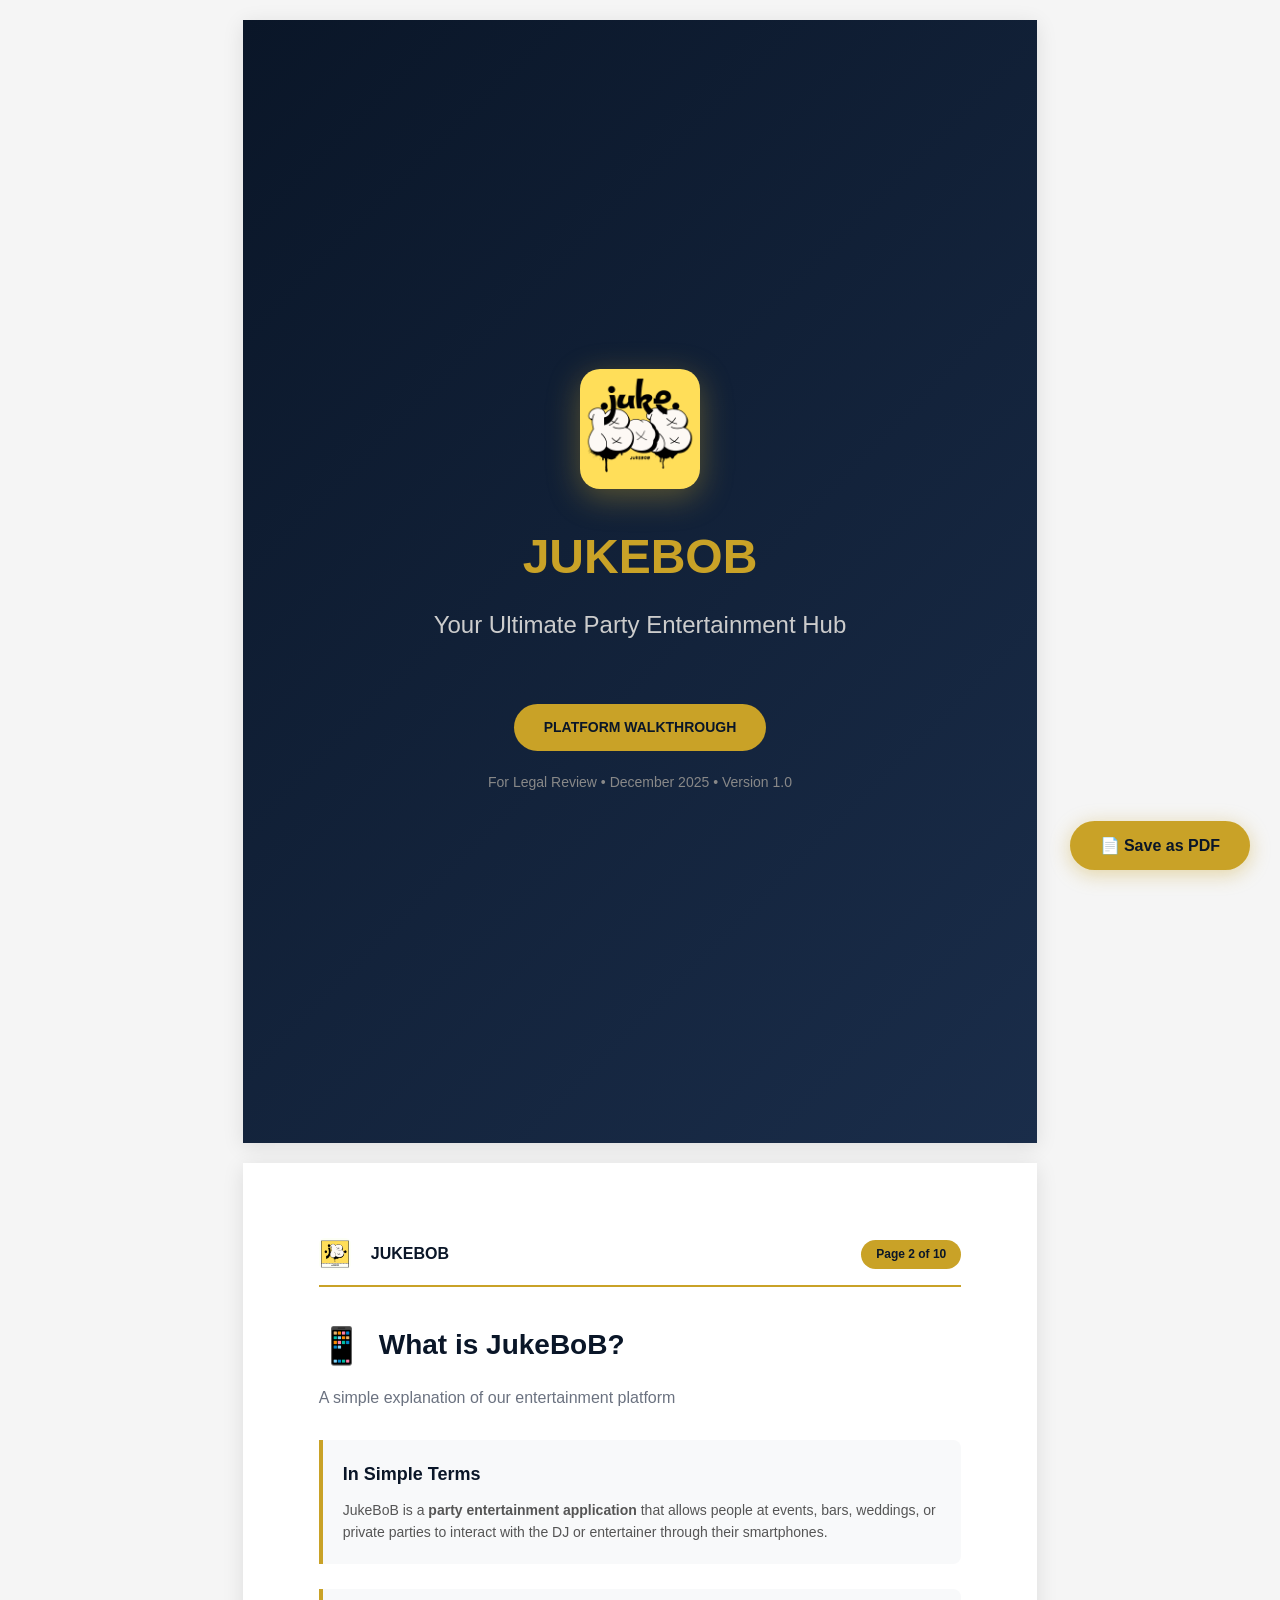
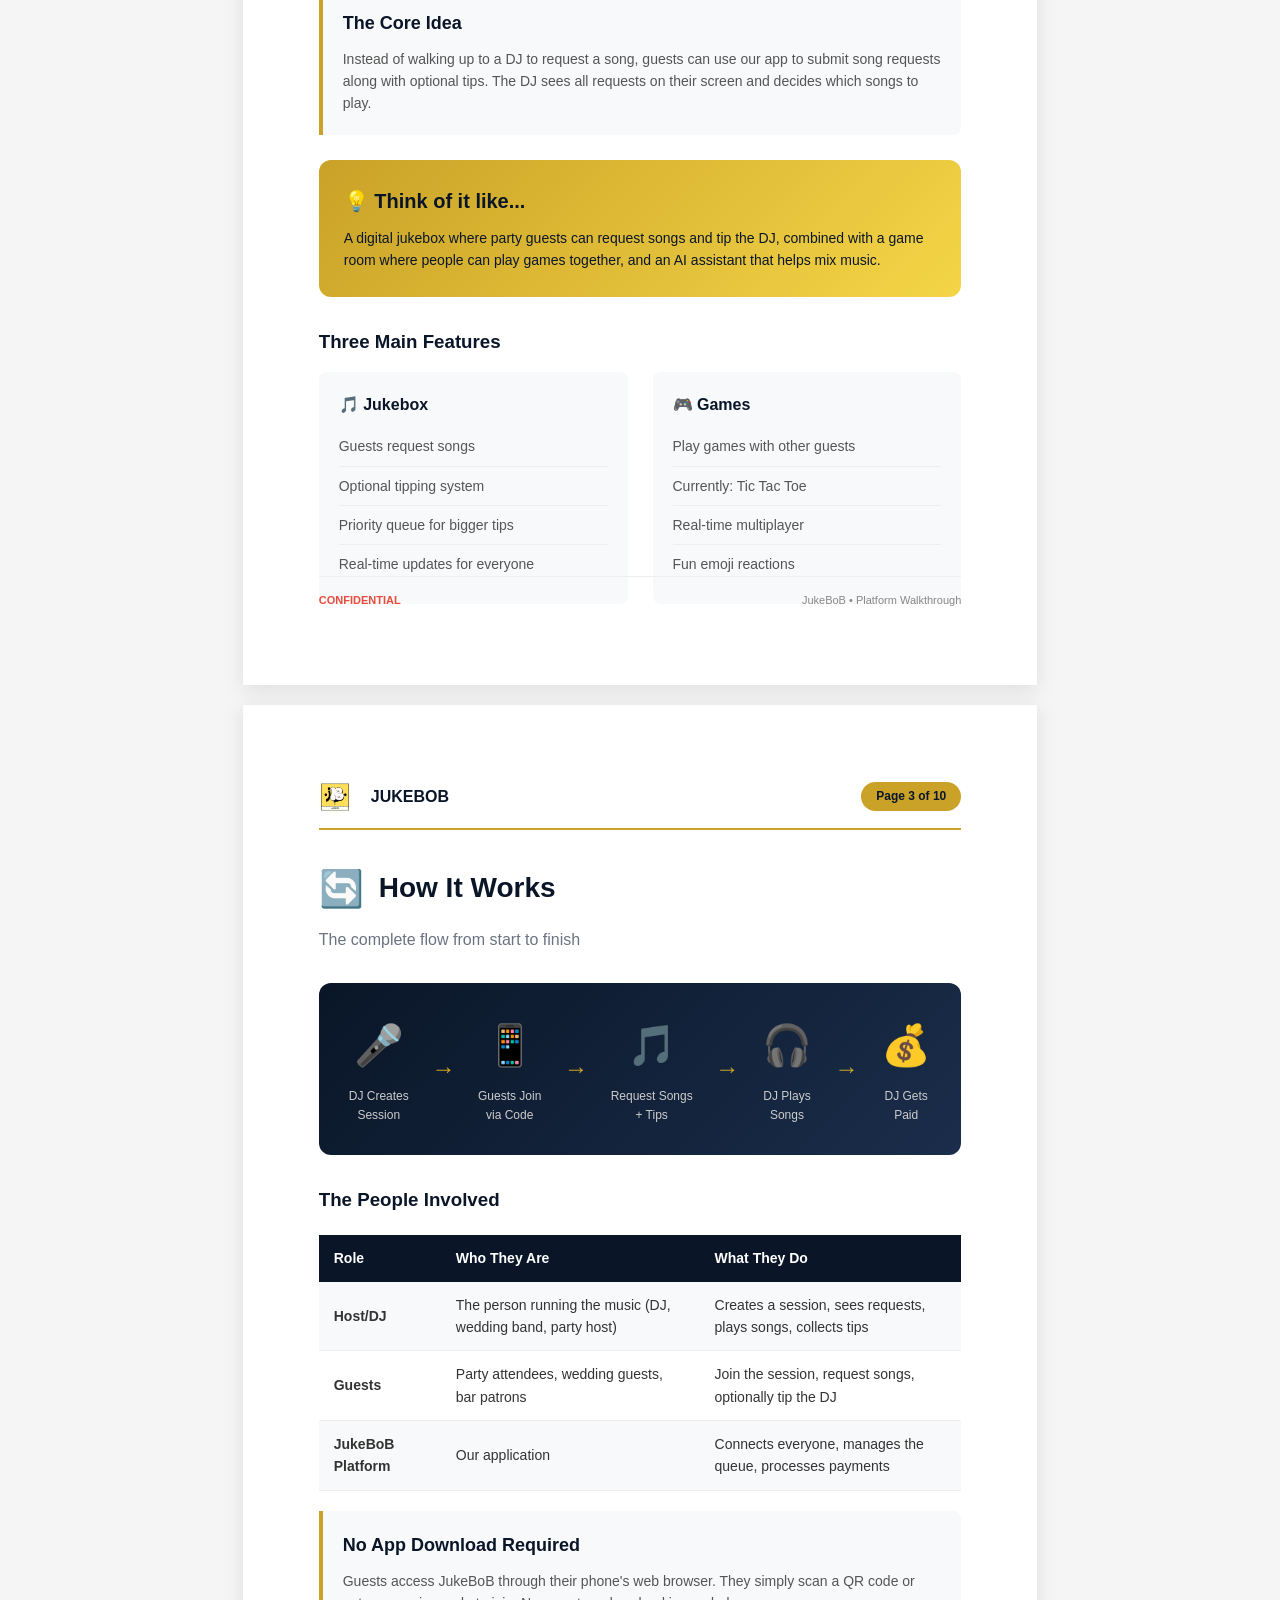
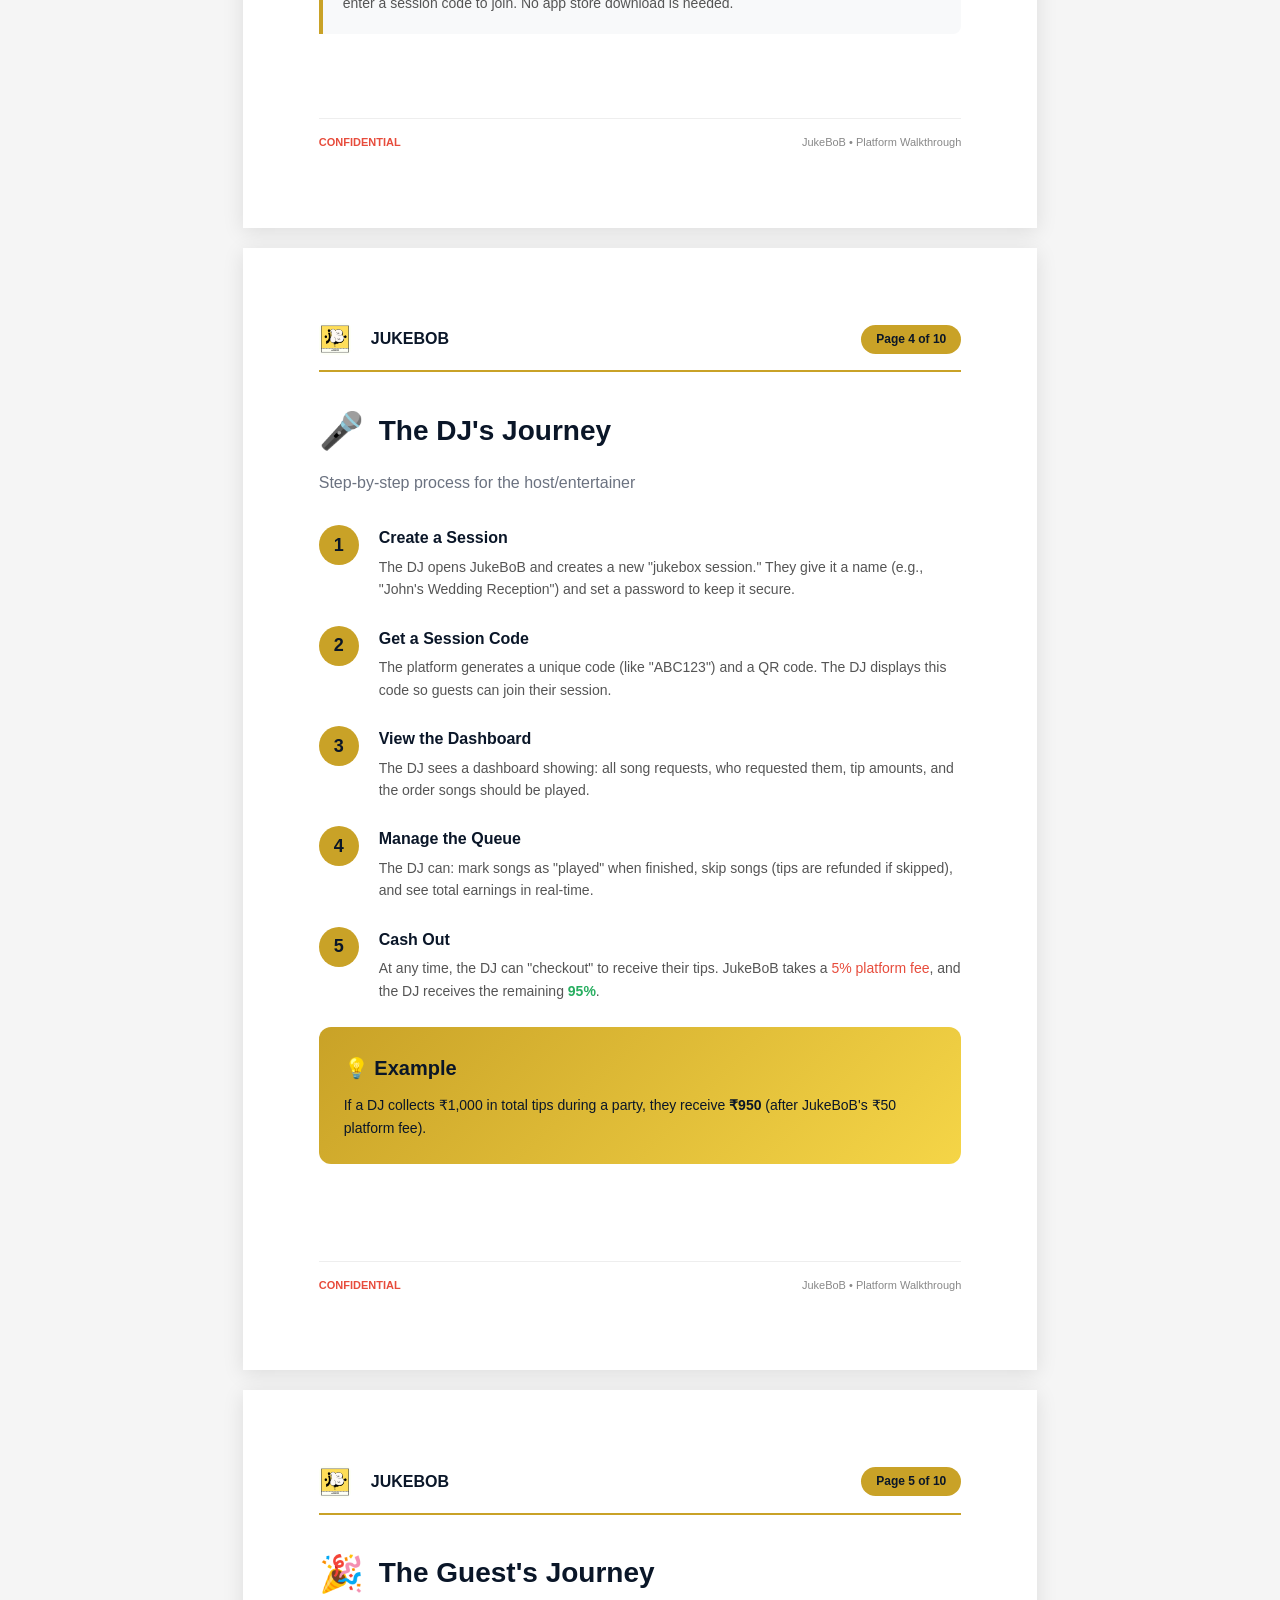
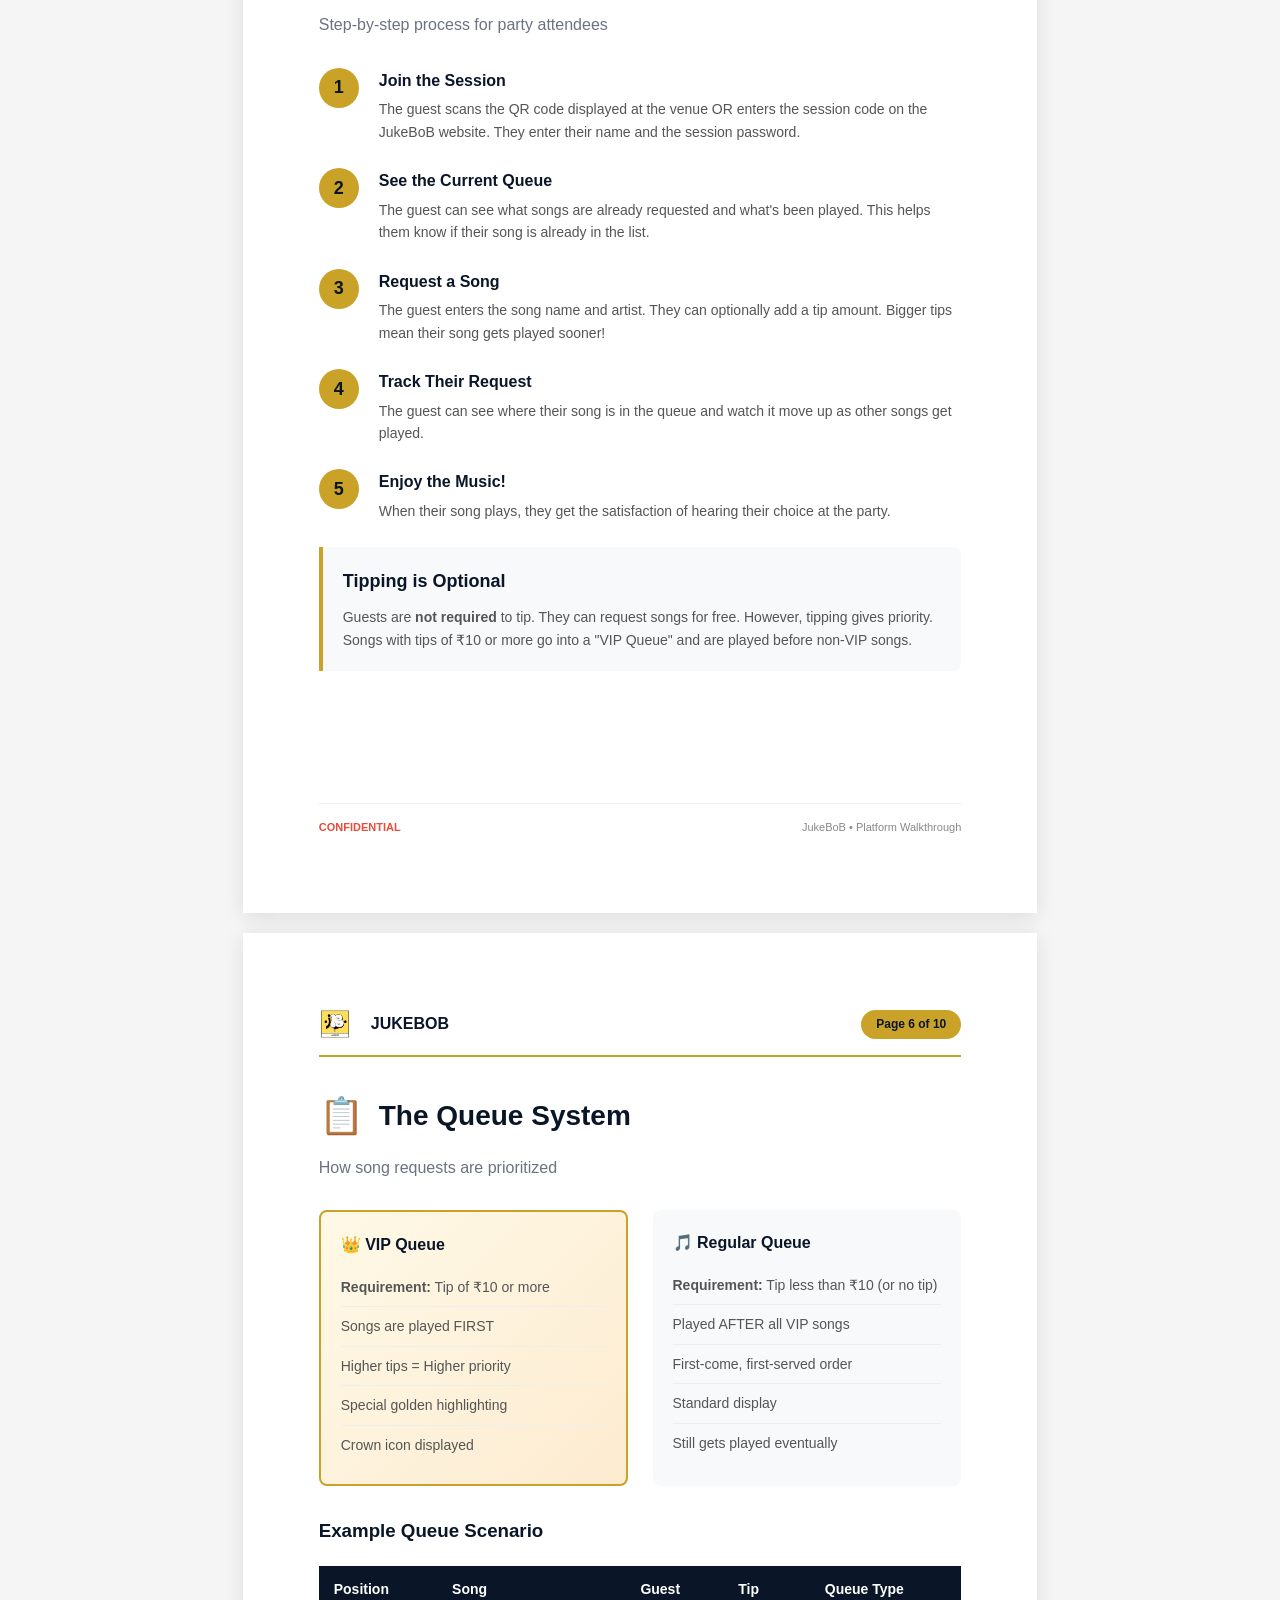
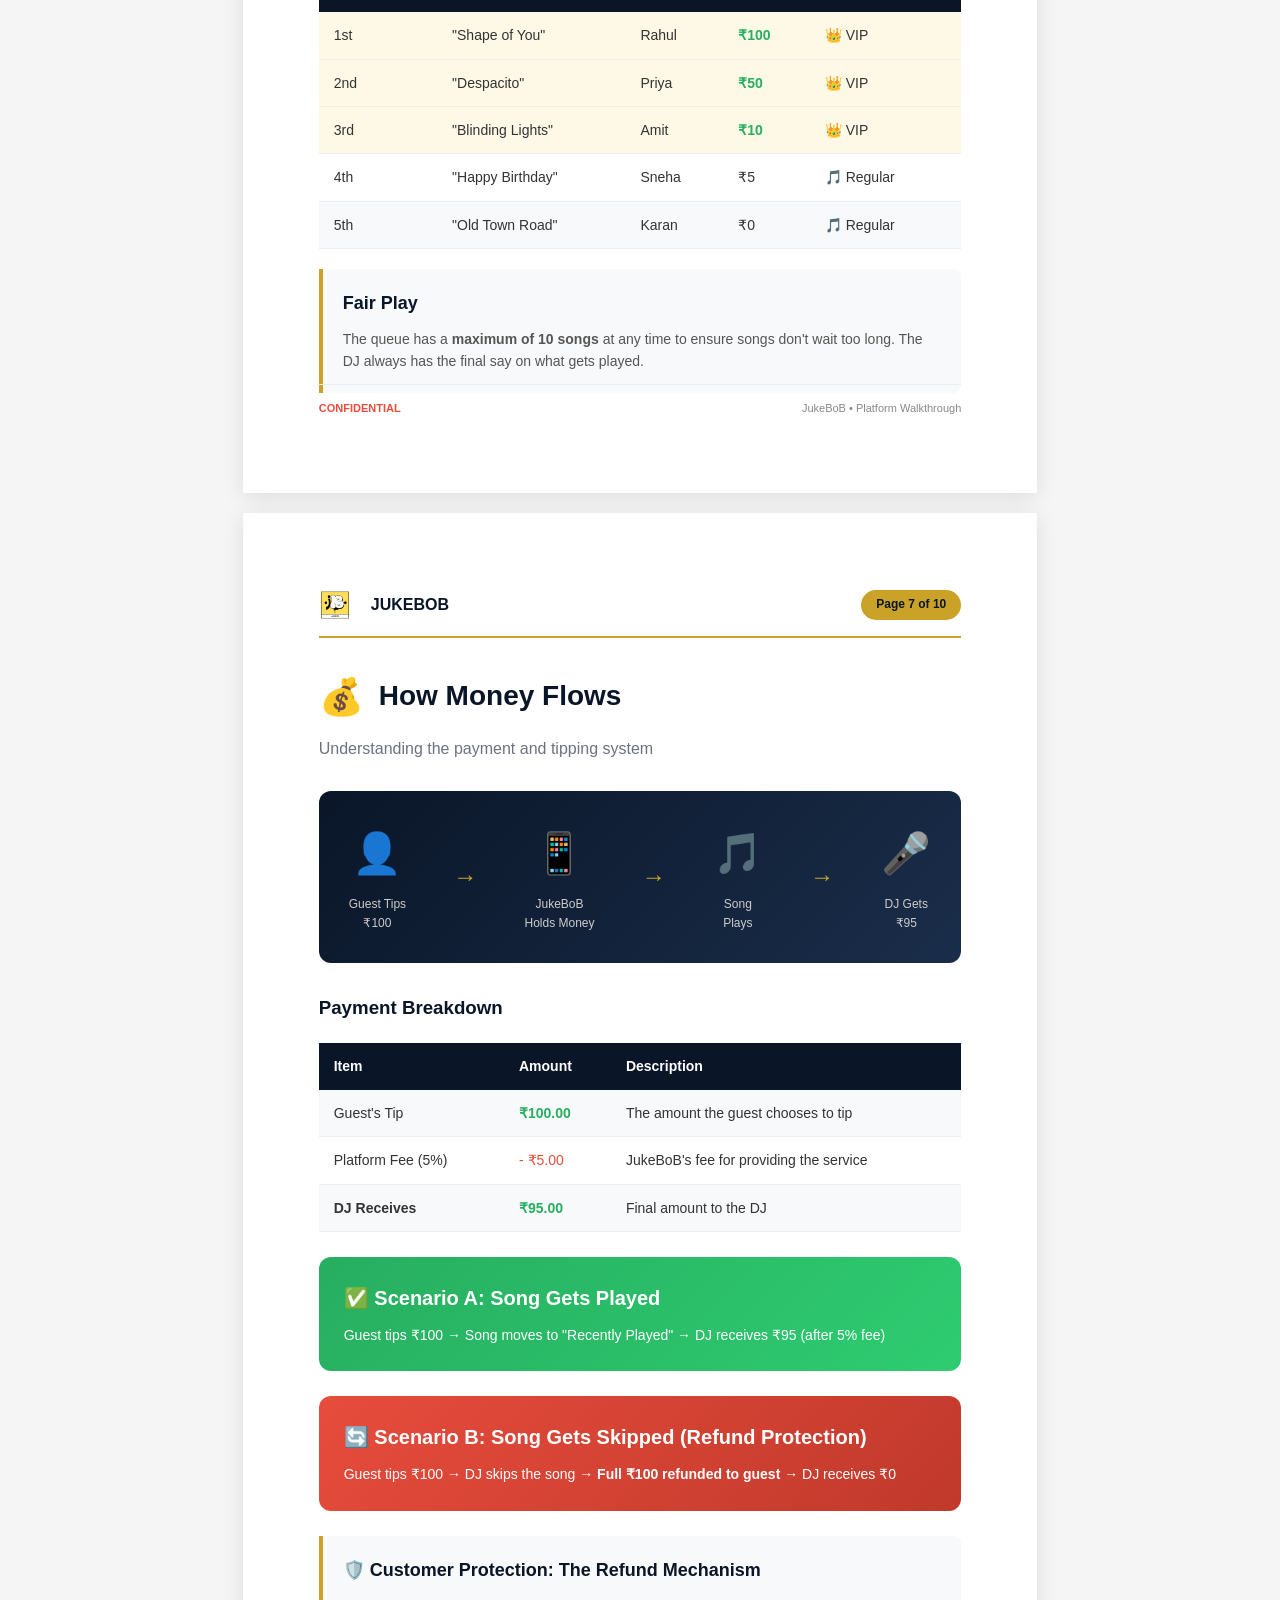
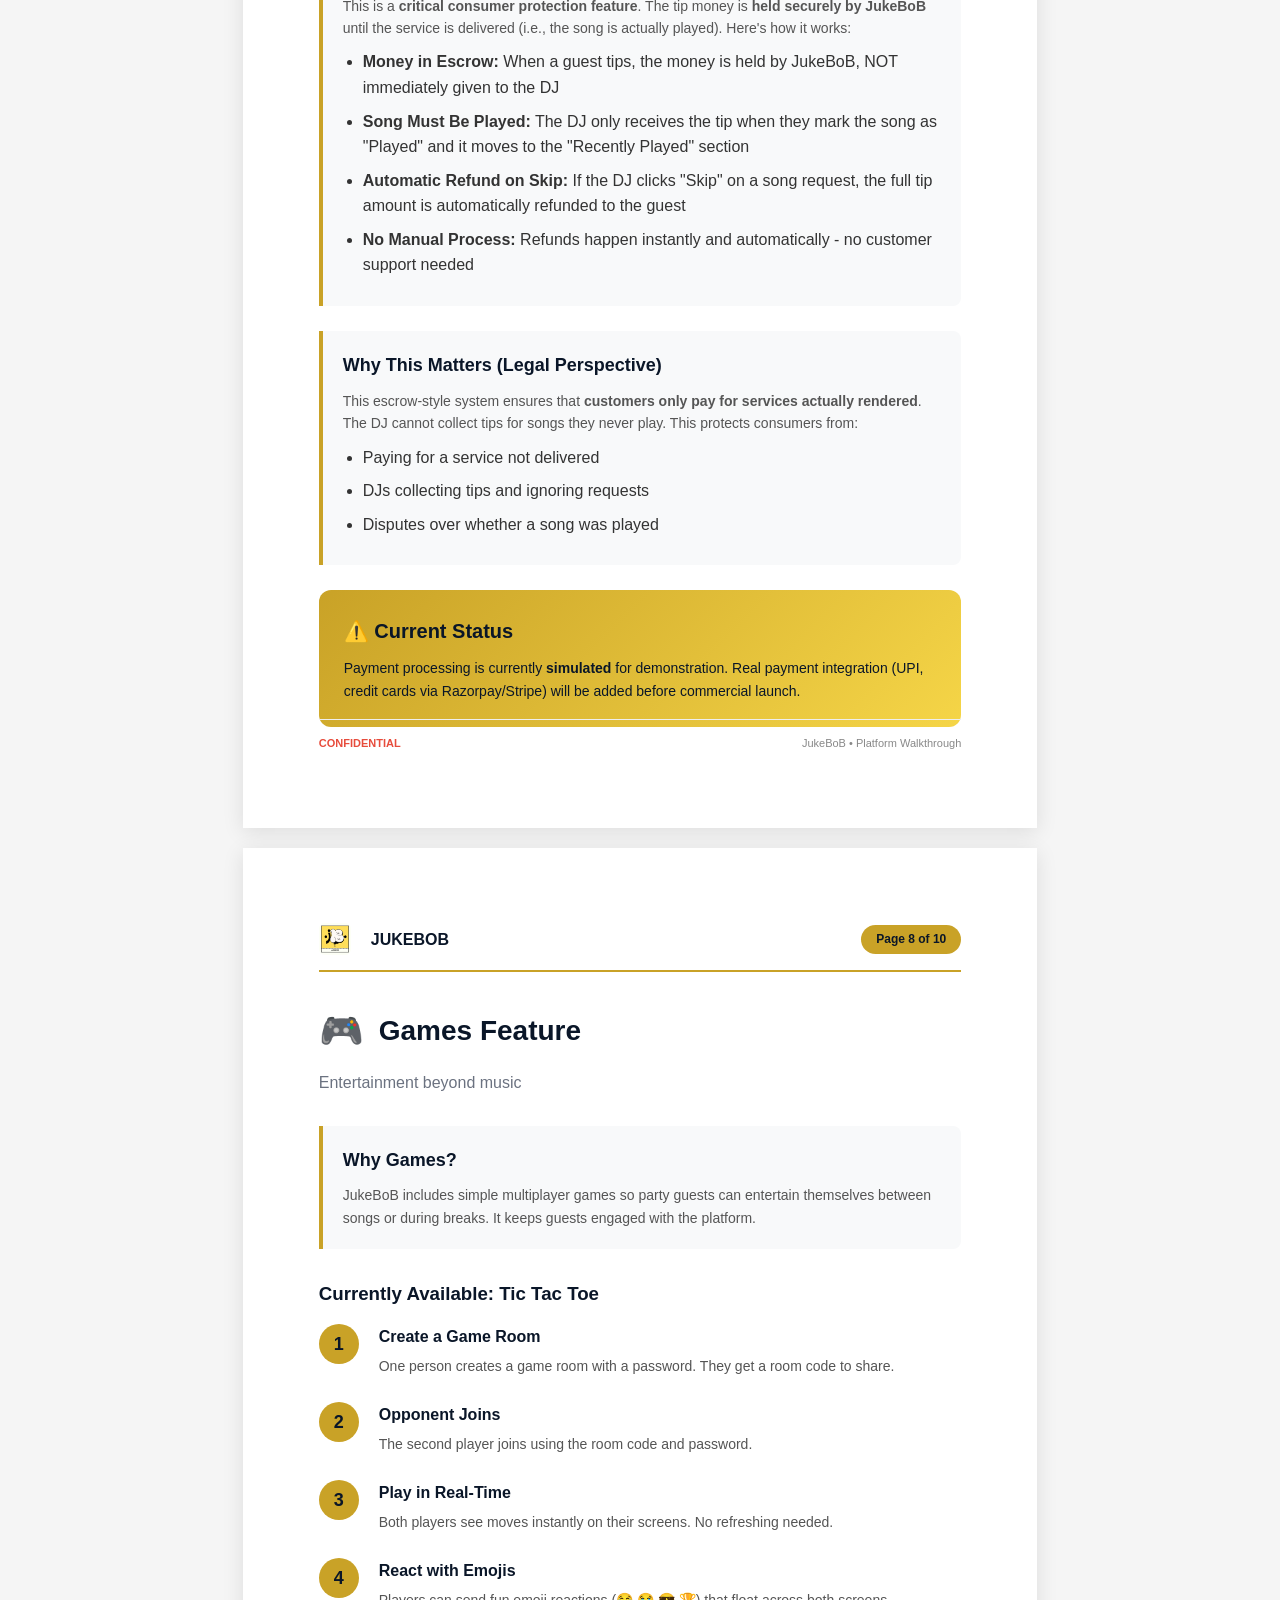
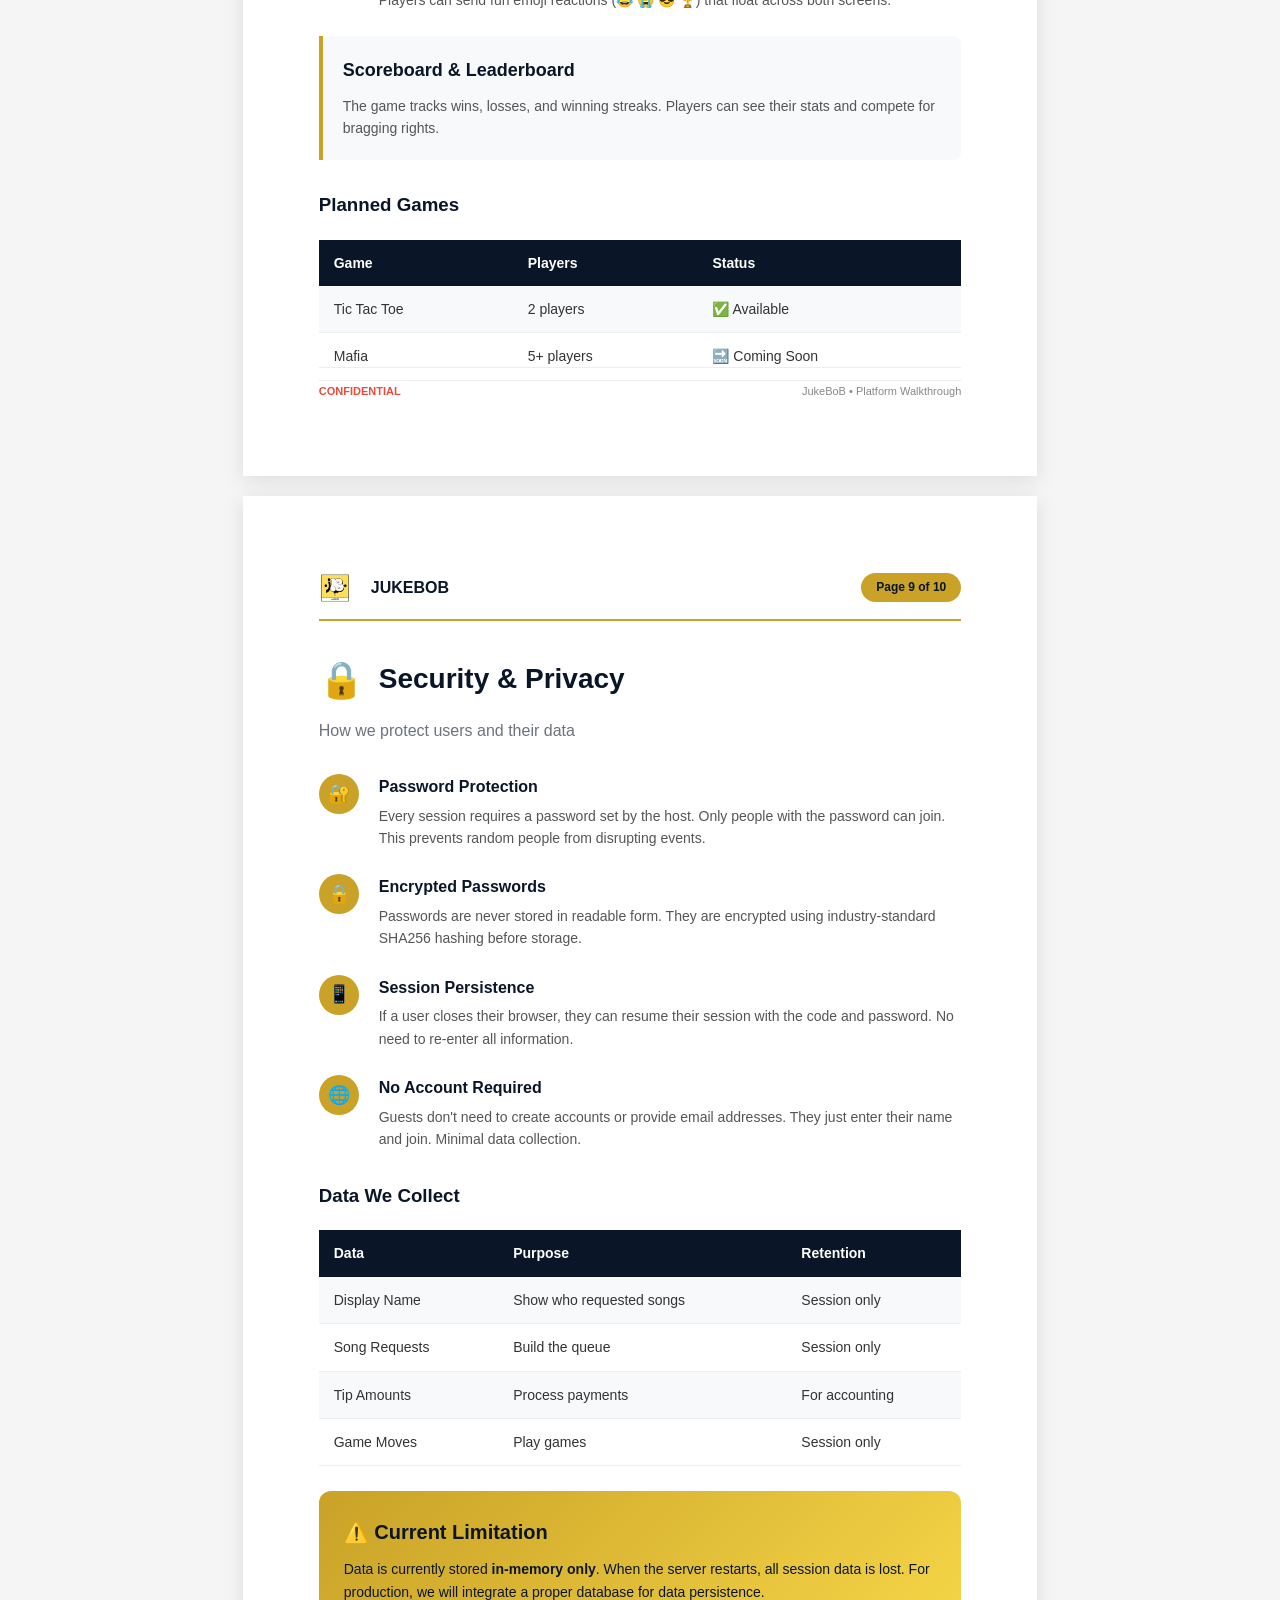
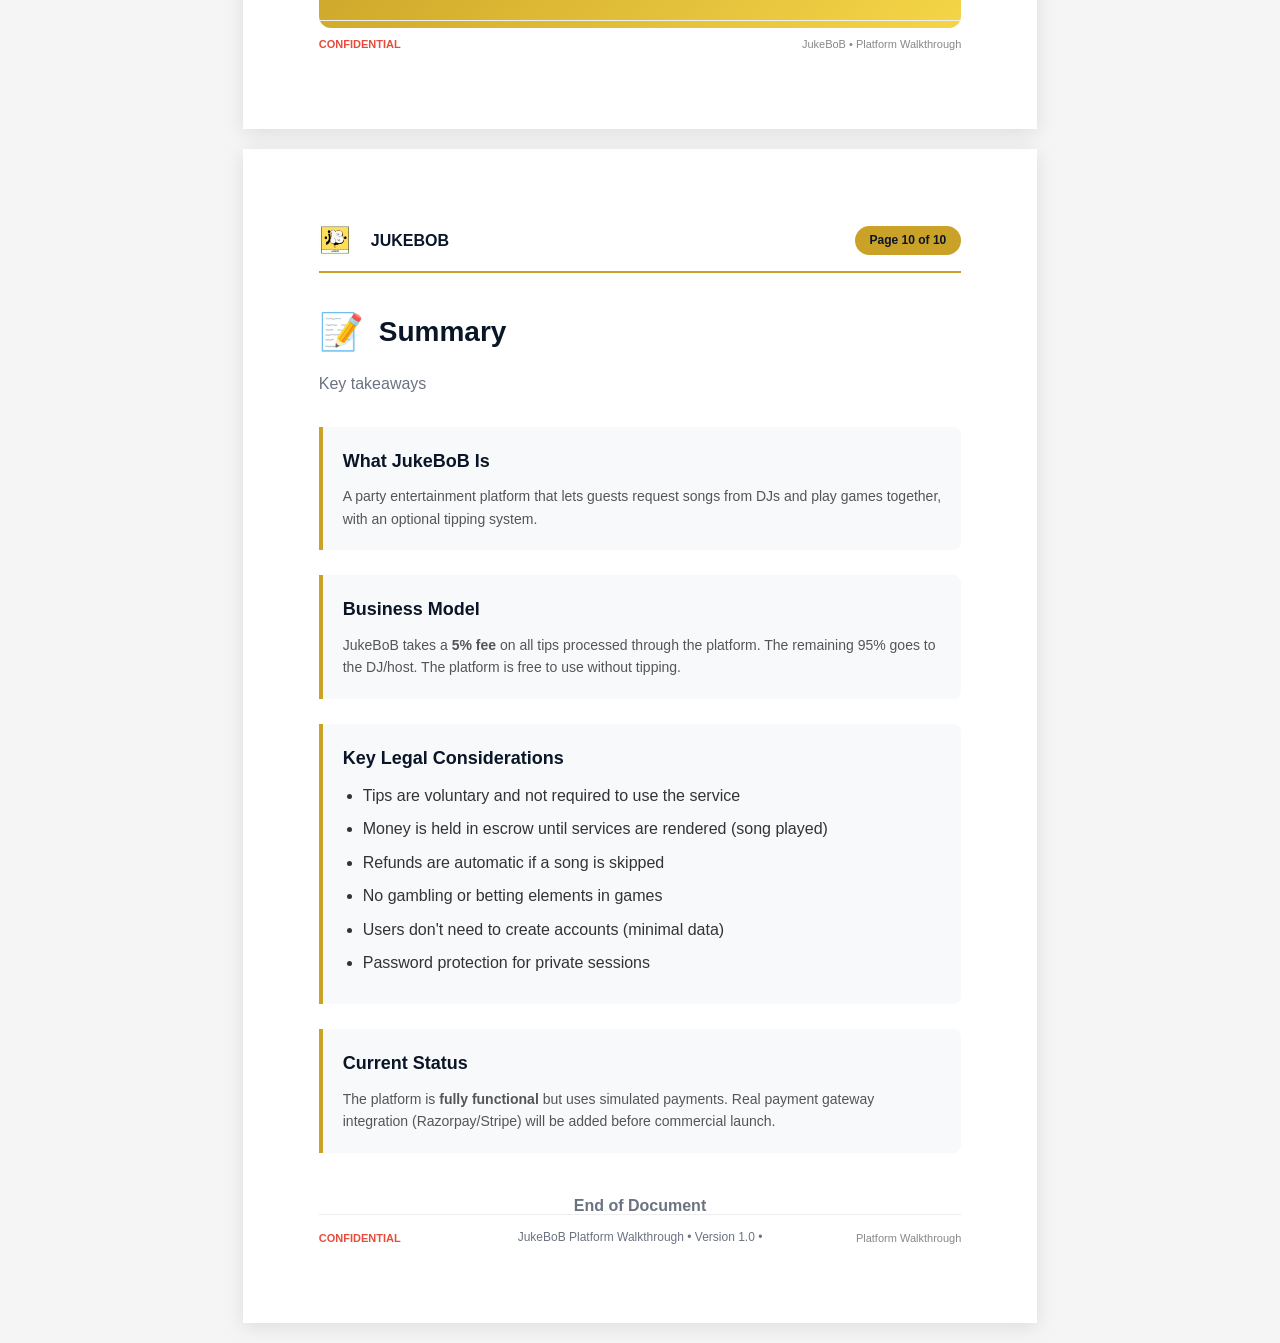
<file: JukeBoB_Legal_Walkthrough.html>
<!DOCTYPE html>
<html lang="en">

<head>
    <meta charset="UTF-8">
    <meta name="viewport" content="width=device-width, initial-scale=1.0">
    <title>JukeBoB - Platform Walkthrough</title>
    <style>
        * {
            margin: 0;
            padding: 0;
            box-sizing: border-box;
        }

        :root {
            --gold: #C9A227;
            --gold-light: #F5D547;
            --navy: #0A1628;
            --navy-light: #1A2D4A;
            --white: #FFFFFF;
            --gray: #6B7280;
        }

        @page {
            size: A4;
            margin: 0;
        }

        body {
            font-family: 'Segoe UI', Tahoma, Geneva, Verdana, sans-serif;
            background: #f5f5f5;
            color: #333;
            line-height: 1.6;
        }

        .page {
            width: 210mm;
            min-height: 297mm;
            padding: 20mm;
            margin: 20px auto;
            background: white;
            box-shadow: 0 4px 20px rgba(0, 0, 0, 0.1);
            page-break-after: always;
        }

        .page:last-child {
            page-break-after: auto;
        }

        /* Cover Page */
        .cover-page {
            display: flex;
            flex-direction: column;
            justify-content: center;
            align-items: center;
            text-align: center;
            background: linear-gradient(135deg, var(--navy) 0%, var(--navy-light) 100%);
            color: white;
        }

        .cover-logo {
            width: 120px;
            height: 120px;
            margin-bottom: 30px;
            border-radius: 20px;
            box-shadow: 0 8px 32px rgba(201, 162, 39, 0.4);
        }

        .header-logo {
            width: 32px;
            height: 32px;
            border-radius: 6px;
            margin-right: 10px;
            vertical-align: middle;
        }

        .cover-title {
            font-size: 48px;
            font-weight: 800;
            color: var(--gold);
            margin-bottom: 10px;
        }

        .cover-subtitle {
            font-size: 24px;
            color: #ccc;
            margin-bottom: 60px;
        }

        .cover-badge {
            background: var(--gold);
            color: var(--navy);
            padding: 12px 30px;
            border-radius: 50px;
            font-weight: 700;
            font-size: 14px;
            margin-bottom: 20px;
        }

        .cover-meta {
            color: #888;
            font-size: 14px;
        }

        /* Header */
        .page-header {
            display: flex;
            justify-content: space-between;
            align-items: center;
            border-bottom: 2px solid var(--gold);
            padding-bottom: 15px;
            margin-bottom: 30px;
        }

        .page-header h1 {
            color: var(--navy);
            font-size: 16px;
            display: flex;
            align-items: center;
            gap: 10px;
        }

        .page-header .page-num {
            background: var(--gold);
            color: var(--navy);
            padding: 5px 15px;
            border-radius: 20px;
            font-weight: 700;
            font-size: 12px;
        }

        /* Content */
        .section-title {
            color: var(--navy);
            font-size: 28px;
            font-weight: 700;
            margin-bottom: 10px;
            display: flex;
            align-items: center;
            gap: 15px;
        }

        .section-title .icon {
            font-size: 36px;
        }

        .section-desc {
            color: var(--gray);
            font-size: 16px;
            margin-bottom: 30px;
        }

        .content-box {
            background: #f8f9fa;
            border-left: 4px solid var(--gold);
            padding: 20px;
            margin-bottom: 25px;
            border-radius: 0 8px 8px 0;
        }

        .content-box h3 {
            color: var(--navy);
            font-size: 18px;
            margin-bottom: 10px;
        }

        .content-box p {
            color: #555;
            font-size: 14px;
        }

        /* Steps */
        .steps {
            counter-reset: step;
        }

        .step {
            display: flex;
            gap: 20px;
            margin-bottom: 25px;
            align-items: flex-start;
        }

        .step-number {
            width: 40px;
            height: 40px;
            background: var(--gold);
            color: var(--navy);
            border-radius: 50%;
            display: flex;
            align-items: center;
            justify-content: center;
            font-weight: 700;
            font-size: 18px;
            flex-shrink: 0;
        }

        .step-content h4 {
            color: var(--navy);
            font-size: 16px;
            margin-bottom: 5px;
        }

        .step-content p {
            color: #555;
            font-size: 14px;
        }

        /* Flow Diagram */
        .flow-diagram {
            display: flex;
            justify-content: space-between;
            align-items: center;
            background: linear-gradient(135deg, var(--navy) 0%, var(--navy-light) 100%);
            padding: 30px;
            border-radius: 12px;
            margin: 30px 0;
        }

        .flow-item {
            text-align: center;
            color: white;
        }

        .flow-icon {
            font-size: 40px;
            margin-bottom: 10px;
        }

        .flow-label {
            font-size: 12px;
            color: #ccc;
        }

        .flow-arrow {
            font-size: 24px;
            color: var(--gold);
        }

        /* Table */
        table {
            width: 100%;
            border-collapse: collapse;
            margin: 20px 0;
        }

        th {
            background: var(--navy);
            color: white;
            padding: 12px 15px;
            text-align: left;
            font-size: 14px;
        }

        td {
            padding: 12px 15px;
            border-bottom: 1px solid #eee;
            font-size: 14px;
        }

        tr:nth-child(even) {
            background: #f8f9fa;
        }

        /* Highlight Box */
        .highlight-box {
            background: linear-gradient(135deg, var(--gold) 0%, var(--gold-light) 100%);
            color: var(--navy);
            padding: 25px;
            border-radius: 12px;
            margin: 25px 0;
        }

        .highlight-box h3 {
            font-size: 20px;
            margin-bottom: 10px;
        }

        .highlight-box p {
            font-size: 14px;
        }

        /* Footer */
        .page-footer {
            position: absolute;
            bottom: 20mm;
            left: 20mm;
            right: 20mm;
            display: flex;
            justify-content: space-between;
            font-size: 11px;
            color: #888;
            border-top: 1px solid #eee;
            padding-top: 15px;
        }

        .confidential {
            color: #e74c3c;
            font-weight: 600;
        }

        /* Print Button */
        .print-btn {
            position: fixed;
            bottom: 30px;
            right: 30px;
            background: var(--gold);
            color: var(--navy);
            border: none;
            padding: 15px 30px;
            font-size: 16px;
            font-weight: 700;
            border-radius: 50px;
            cursor: pointer;
            box-shadow: 0 4px 20px rgba(201, 162, 39, 0.4);
            z-index: 1000;
        }

        .print-btn:hover {
            transform: translateY(-2px);
        }

        @media print {
            .print-btn {
                display: none;
            }

            body {
                background: white;
            }

            .page {
                margin: 0;
                box-shadow: none;
            }
        }

        /* Two Column */
        .two-col {
            display: grid;
            grid-template-columns: 1fr 1fr;
            gap: 25px;
        }

        .col {
            background: #f8f9fa;
            padding: 20px;
            border-radius: 8px;
        }

        .col h4 {
            color: var(--navy);
            font-size: 16px;
            margin-bottom: 10px;
            display: flex;
            align-items: center;
            gap: 8px;
        }

        .col ul {
            list-style: none;
            padding: 0;
        }

        .col li {
            padding: 8px 0;
            font-size: 14px;
            color: #555;
            border-bottom: 1px solid #eee;
        }

        .col li:last-child {
            border-bottom: none;
        }

        /* Money highlight */
        .money {
            color: #27ae60;
            font-weight: 700;
        }

        .fee {
            color: #e74c3c;
        }
    </style>
</head>

<body>
    <button class="print-btn" onclick="window.print()">📄 Save as PDF</button>

    <!-- Cover Page -->
    <div class="page cover-page">
        <img class="cover-logo" src="frontend/logo.png" alt="JukeBoB Logo">
        <h1 class="cover-title">JUKEBOB</h1>
        <p class="cover-subtitle">Your Ultimate Party Entertainment Hub</p>
        <div class="cover-badge">PLATFORM WALKTHROUGH</div>
        <p class="cover-meta">For Legal Review • December 2025 • Version 1.0</p>
    </div>

    <!-- Page 2: What is JukeBoB -->
    <div class="page" style="position: relative;">
        <div class="page-header">
            <h1><img class="header-logo" src="frontend/icon.png" alt="JB"> JUKEBOB</h1>
            <span class="page-num">Page 2 of 10</span>
        </div>

        <h2 class="section-title"><span class="icon">📱</span> What is JukeBoB?</h2>
        <p class="section-desc">A simple explanation of our entertainment platform</p>

        <div class="content-box">
            <h3>In Simple Terms</h3>
            <p>JukeBoB is a <strong>party entertainment application</strong> that allows people at events, bars,
                weddings, or private parties to interact with the DJ or entertainer through their smartphones.</p>
        </div>

        <div class="content-box">
            <h3>The Core Idea</h3>
            <p>Instead of walking up to a DJ to request a song, guests can use our app to submit song requests along
                with optional tips. The DJ sees all requests on their screen and decides which songs to play.</p>
        </div>

        <div class="highlight-box">
            <h3>💡 Think of it like...</h3>
            <p>A digital jukebox where party guests can request songs and tip the DJ, combined with a game room where
                people can play games together, and an AI assistant that helps mix music.</p>
        </div>

        <h3 style="color: var(--navy); margin: 30px 0 15px;">Three Main Features</h3>

        <div class="two-col">
            <div class="col">
                <h4>🎵 Jukebox</h4>
                <ul>
                    <li>Guests request songs</li>
                    <li>Optional tipping system</li>
                    <li>Priority queue for bigger tips</li>
                    <li>Real-time updates for everyone</li>
                </ul>
            </div>
            <div class="col">
                <h4>🎮 Games</h4>
                <ul>
                    <li>Play games with other guests</li>
                    <li>Currently: Tic Tac Toe</li>
                    <li>Real-time multiplayer</li>
                    <li>Fun emoji reactions</li>
                </ul>
            </div>
        </div>

        <div class="page-footer">
            <span class="confidential">CONFIDENTIAL</span>
            <span>JukeBoB • Platform Walkthrough</span>
        </div>
    </div>

    <!-- Page 3: How It Works - Overview -->
    <div class="page" style="position: relative;">
        <div class="page-header">
            <h1><img class="header-logo" src="frontend/icon.png" alt="JB"> JUKEBOB</h1>
            <span class="page-num">Page 3 of 10</span>
        </div>

        <h2 class="section-title"><span class="icon">🔄</span> How It Works</h2>
        <p class="section-desc">The complete flow from start to finish</p>

        <div class="flow-diagram">
            <div class="flow-item">
                <div class="flow-icon">🎤</div>
                <div class="flow-label">DJ Creates<br>Session</div>
            </div>
            <span class="flow-arrow">→</span>
            <div class="flow-item">
                <div class="flow-icon">📱</div>
                <div class="flow-label">Guests Join<br>via Code</div>
            </div>
            <span class="flow-arrow">→</span>
            <div class="flow-item">
                <div class="flow-icon">🎵</div>
                <div class="flow-label">Request Songs<br>+ Tips</div>
            </div>
            <span class="flow-arrow">→</span>
            <div class="flow-item">
                <div class="flow-icon">🎧</div>
                <div class="flow-label">DJ Plays<br>Songs</div>
            </div>
            <span class="flow-arrow">→</span>
            <div class="flow-item">
                <div class="flow-icon">💰</div>
                <div class="flow-label">DJ Gets<br>Paid</div>
            </div>
        </div>

        <h3 style="color: var(--navy); margin: 30px 0 15px;">The People Involved</h3>

        <table>
            <tr>
                <th>Role</th>
                <th>Who They Are</th>
                <th>What They Do</th>
            </tr>
            <tr>
                <td><strong>Host/DJ</strong></td>
                <td>The person running the music (DJ, wedding band, party host)</td>
                <td>Creates a session, sees requests, plays songs, collects tips</td>
            </tr>
            <tr>
                <td><strong>Guests</strong></td>
                <td>Party attendees, wedding guests, bar patrons</td>
                <td>Join the session, request songs, optionally tip the DJ</td>
            </tr>
            <tr>
                <td><strong>JukeBoB Platform</strong></td>
                <td>Our application</td>
                <td>Connects everyone, manages the queue, processes payments</td>
            </tr>
        </table>

        <div class="content-box">
            <h3>No App Download Required</h3>
            <p>Guests access JukeBoB through their phone's web browser. They simply scan a QR code or enter a session
                code to join. No app store download is needed.</p>
        </div>

        <div class="page-footer">
            <span class="confidential">CONFIDENTIAL</span>
            <span>JukeBoB • Platform Walkthrough</span>
        </div>
    </div>

    <!-- Page 4: DJ/Host Journey -->
    <div class="page" style="position: relative;">
        <div class="page-header">
            <h1><img class="header-logo" src="frontend/icon.png" alt="JB"> JUKEBOB</h1>
            <span class="page-num">Page 4 of 10</span>
        </div>

        <h2 class="section-title"><span class="icon">🎤</span> The DJ's Journey</h2>
        <p class="section-desc">Step-by-step process for the host/entertainer</p>

        <div class="steps">
            <div class="step">
                <div class="step-number">1</div>
                <div class="step-content">
                    <h4>Create a Session</h4>
                    <p>The DJ opens JukeBoB and creates a new "jukebox session." They give it a name (e.g., "John's
                        Wedding Reception") and set a password to keep it secure.</p>
                </div>
            </div>

            <div class="step">
                <div class="step-number">2</div>
                <div class="step-content">
                    <h4>Get a Session Code</h4>
                    <p>The platform generates a unique code (like "ABC123") and a QR code. The DJ displays this code so
                        guests can join their session.</p>
                </div>
            </div>

            <div class="step">
                <div class="step-number">3</div>
                <div class="step-content">
                    <h4>View the Dashboard</h4>
                    <p>The DJ sees a dashboard showing: all song requests, who requested them, tip amounts, and the
                        order songs should be played.</p>
                </div>
            </div>

            <div class="step">
                <div class="step-number">4</div>
                <div class="step-content">
                    <h4>Manage the Queue</h4>
                    <p>The DJ can: mark songs as "played" when finished, skip songs (tips are refunded if skipped), and
                        see total earnings in real-time.</p>
                </div>
            </div>

            <div class="step">
                <div class="step-number">5</div>
                <div class="step-content">
                    <h4>Cash Out</h4>
                    <p>At any time, the DJ can "checkout" to receive their tips. JukeBoB takes a <span class="fee">5%
                            platform fee</span>, and the DJ receives the remaining <span class="money">95%</span>.</p>
                </div>
            </div>
        </div>

        <div class="highlight-box">
            <h3>💡 Example</h3>
            <p>If a DJ collects ₹1,000 in total tips during a party, they receive <span
                    style="font-weight: 800;">₹950</span> (after JukeBoB's ₹50 platform fee).</p>
        </div>

        <div class="page-footer">
            <span class="confidential">CONFIDENTIAL</span>
            <span>JukeBoB • Platform Walkthrough</span>
        </div>
    </div>

    <!-- Page 5: Guest Journey -->
    <div class="page" style="position: relative;">
        <div class="page-header">
            <h1><img class="header-logo" src="frontend/icon.png" alt="JB"> JUKEBOB</h1>
            <span class="page-num">Page 5 of 10</span>
        </div>

        <h2 class="section-title"><span class="icon">🎉</span> The Guest's Journey</h2>
        <p class="section-desc">Step-by-step process for party attendees</p>

        <div class="steps">
            <div class="step">
                <div class="step-number">1</div>
                <div class="step-content">
                    <h4>Join the Session</h4>
                    <p>The guest scans the QR code displayed at the venue OR enters the session code on the JukeBoB
                        website. They enter their name and the session password.</p>
                </div>
            </div>

            <div class="step">
                <div class="step-number">2</div>
                <div class="step-content">
                    <h4>See the Current Queue</h4>
                    <p>The guest can see what songs are already requested and what's been played. This helps them know
                        if their song is already in the list.</p>
                </div>
            </div>

            <div class="step">
                <div class="step-number">3</div>
                <div class="step-content">
                    <h4>Request a Song</h4>
                    <p>The guest enters the song name and artist. They can optionally add a tip amount. Bigger tips mean
                        their song gets played sooner!</p>
                </div>
            </div>

            <div class="step">
                <div class="step-number">4</div>
                <div class="step-content">
                    <h4>Track Their Request</h4>
                    <p>The guest can see where their song is in the queue and watch it move up as other songs get
                        played.</p>
                </div>
            </div>

            <div class="step">
                <div class="step-number">5</div>
                <div class="step-content">
                    <h4>Enjoy the Music!</h4>
                    <p>When their song plays, they get the satisfaction of hearing their choice at the party.</p>
                </div>
            </div>
        </div>

        <div class="content-box">
            <h3>Tipping is Optional</h3>
            <p>Guests are <strong>not required</strong> to tip. They can request songs for free. However, tipping gives
                priority. Songs with tips of ₹10 or more go into a "VIP Queue" and are played before non-VIP songs.</p>
        </div>

        <div class="page-footer">
            <span class="confidential">CONFIDENTIAL</span>
            <span>JukeBoB • Platform Walkthrough</span>
        </div>
    </div>

    <!-- Page 6: Queue System -->
    <div class="page" style="position: relative;">
        <div class="page-header">
            <h1><img class="header-logo" src="frontend/icon.png" alt="JB"> JUKEBOB</h1>
            <span class="page-num">Page 6 of 10</span>
        </div>

        <h2 class="section-title"><span class="icon">📋</span> The Queue System</h2>
        <p class="section-desc">How song requests are prioritized</p>

        <div class="two-col">
            <div class="col"
                style="background: linear-gradient(135deg, #fef9e7 0%, #fdebd0 100%); border: 2px solid var(--gold);">
                <h4>👑 VIP Queue</h4>
                <ul>
                    <li><strong>Requirement:</strong> Tip of ₹10 or more</li>
                    <li>Songs are played FIRST</li>
                    <li>Higher tips = Higher priority</li>
                    <li>Special golden highlighting</li>
                    <li>Crown icon displayed</li>
                </ul>
            </div>
            <div class="col">
                <h4>🎵 Regular Queue</h4>
                <ul>
                    <li><strong>Requirement:</strong> Tip less than ₹10 (or no tip)</li>
                    <li>Played AFTER all VIP songs</li>
                    <li>First-come, first-served order</li>
                    <li>Standard display</li>
                    <li>Still gets played eventually</li>
                </ul>
            </div>
        </div>

        <h3 style="color: var(--navy); margin: 30px 0 15px;">Example Queue Scenario</h3>

        <table>
            <tr>
                <th>Position</th>
                <th>Song</th>
                <th>Guest</th>
                <th>Tip</th>
                <th>Queue Type</th>
            </tr>
            <tr style="background: #fef9e7;">
                <td>1st</td>
                <td>"Shape of You"</td>
                <td>Rahul</td>
                <td class="money">₹100</td>
                <td>👑 VIP</td>
            </tr>
            <tr style="background: #fef9e7;">
                <td>2nd</td>
                <td>"Despacito"</td>
                <td>Priya</td>
                <td class="money">₹50</td>
                <td>👑 VIP</td>
            </tr>
            <tr style="background: #fef9e7;">
                <td>3rd</td>
                <td>"Blinding Lights"</td>
                <td>Amit</td>
                <td class="money">₹10</td>
                <td>👑 VIP</td>
            </tr>
            <tr>
                <td>4th</td>
                <td>"Happy Birthday"</td>
                <td>Sneha</td>
                <td>₹5</td>
                <td>🎵 Regular</td>
            </tr>
            <tr>
                <td>5th</td>
                <td>"Old Town Road"</td>
                <td>Karan</td>
                <td>₹0</td>
                <td>🎵 Regular</td>
            </tr>
        </table>

        <div class="content-box">
            <h3>Fair Play</h3>
            <p>The queue has a <strong>maximum of 10 songs</strong> at any time to ensure songs don't wait too long. The
                DJ always has the final say on what gets played.</p>
        </div>

        <div class="page-footer">
            <span class="confidential">CONFIDENTIAL</span>
            <span>JukeBoB • Platform Walkthrough</span>
        </div>
    </div>

    <!-- Page 7: Money Flow -->
    <div class="page" style="position: relative;">
        <div class="page-header">
            <h1><img class="header-logo" src="frontend/icon.png" alt="JB"> JUKEBOB</h1>
            <span class="page-num">Page 7 of 10</span>
        </div>

        <h2 class="section-title"><span class="icon">💰</span> How Money Flows</h2>
        <p class="section-desc">Understanding the payment and tipping system</p>

        <div class="flow-diagram">
            <div class="flow-item">
                <div class="flow-icon">👤</div>
                <div class="flow-label">Guest Tips<br>₹100</div>
            </div>
            <span class="flow-arrow">→</span>
            <div class="flow-item">
                <div class="flow-icon">📱</div>
                <div class="flow-label">JukeBoB<br>Holds Money</div>
            </div>
            <span class="flow-arrow">→</span>
            <div class="flow-item">
                <div class="flow-icon">🎵</div>
                <div class="flow-label">Song<br>Plays</div>
            </div>
            <span class="flow-arrow">→</span>
            <div class="flow-item">
                <div class="flow-icon">🎤</div>
                <div class="flow-label">DJ Gets<br>₹95</div>
            </div>
        </div>

        <h3 style="color: var(--navy); margin: 30px 0 15px;">Payment Breakdown</h3>

        <table>
            <tr>
                <th>Item</th>
                <th>Amount</th>
                <th>Description</th>
            </tr>
            <tr>
                <td>Guest's Tip</td>
                <td class="money">₹100.00</td>
                <td>The amount the guest chooses to tip</td>
            </tr>
            <tr>
                <td>Platform Fee (5%)</td>
                <td class="fee">- ₹5.00</td>
                <td>JukeBoB's fee for providing the service</td>
            </tr>
            <tr>
                <td><strong>DJ Receives</strong></td>
                <td class="money"><strong>₹95.00</strong></td>
                <td>Final amount to the DJ</td>
            </tr>
        </table>

        <div class="highlight-box" style="background: linear-gradient(135deg, #27ae60 0%, #2ecc71 100%); color: white;">
            <h3>✅ Scenario A: Song Gets Played</h3>
            <p>Guest tips ₹100 → Song moves to "Recently Played" → DJ receives ₹95 (after 5% fee)</p>
        </div>

        <div class="highlight-box" style="background: linear-gradient(135deg, #e74c3c 0%, #c0392b 100%); color: white;">
            <h3>🔄 Scenario B: Song Gets Skipped (Refund Protection)</h3>
            <p>Guest tips ₹100 → DJ skips the song → <strong>Full ₹100 refunded to guest</strong> → DJ receives ₹0</p>
        </div>

        <div class="content-box">
            <h3>🛡️ Customer Protection: The Refund Mechanism</h3>
            <p>This is a <strong>critical consumer protection feature</strong>. The tip money is <strong>held securely
                    by JukeBoB</strong> until the service is delivered (i.e., the song is actually played). Here's how
                it works:</p>
            <ul style="margin-top: 10px; padding-left: 20px;">
                <li style="margin-bottom: 8px;"><strong>Money in Escrow:</strong> When a guest tips, the money is held
                    by JukeBoB, NOT immediately given to the DJ</li>
                <li style="margin-bottom: 8px;"><strong>Song Must Be Played:</strong> The DJ only receives the tip when
                    they mark the song as "Played" and it moves to the "Recently Played" section</li>
                <li style="margin-bottom: 8px;"><strong>Automatic Refund on Skip:</strong> If the DJ clicks "Skip" on a
                    song request, the full tip amount is automatically refunded to the guest</li>
                <li style="margin-bottom: 8px;"><strong>No Manual Process:</strong> Refunds happen instantly and
                    automatically - no customer support needed</li>
            </ul>
        </div>

        <div class="content-box">
            <h3>Why This Matters (Legal Perspective)</h3>
            <p>This escrow-style system ensures that <strong>customers only pay for services actually rendered</strong>.
                The DJ cannot collect tips for songs they never play. This protects consumers from:</p>
            <ul style="margin-top: 10px; padding-left: 20px;">
                <li style="margin-bottom: 8px;">Paying for a service not delivered</li>
                <li style="margin-bottom: 8px;">DJs collecting tips and ignoring requests</li>
                <li style="margin-bottom: 8px;">Disputes over whether a song was played</li>
            </ul>
        </div>

        <div class="highlight-box">
            <h3>⚠️ Current Status</h3>
            <p>Payment processing is currently <strong>simulated</strong> for demonstration. Real payment integration
                (UPI, credit cards via Razorpay/Stripe) will be added before commercial launch.</p>
        </div>

        <div class="page-footer">
            <span class="confidential">CONFIDENTIAL</span>
            <span>JukeBoB • Platform Walkthrough</span>
        </div>
    </div>

    <!-- Page 8: Games Feature -->
    <div class="page" style="position: relative;">
        <div class="page-header">
            <h1><img class="header-logo" src="frontend/icon.png" alt="JB"> JUKEBOB</h1>
            <span class="page-num">Page 8 of 10</span>
        </div>

        <h2 class="section-title"><span class="icon">🎮</span> Games Feature</h2>
        <p class="section-desc">Entertainment beyond music</p>

        <div class="content-box">
            <h3>Why Games?</h3>
            <p>JukeBoB includes simple multiplayer games so party guests can entertain themselves between songs or
                during breaks. It keeps guests engaged with the platform.</p>
        </div>

        <h3 style="color: var(--navy); margin: 30px 0 15px;">Currently Available: Tic Tac Toe</h3>

        <div class="steps">
            <div class="step">
                <div class="step-number">1</div>
                <div class="step-content">
                    <h4>Create a Game Room</h4>
                    <p>One person creates a game room with a password. They get a room code to share.</p>
                </div>
            </div>

            <div class="step">
                <div class="step-number">2</div>
                <div class="step-content">
                    <h4>Opponent Joins</h4>
                    <p>The second player joins using the room code and password.</p>
                </div>
            </div>

            <div class="step">
                <div class="step-number">3</div>
                <div class="step-content">
                    <h4>Play in Real-Time</h4>
                    <p>Both players see moves instantly on their screens. No refreshing needed.</p>
                </div>
            </div>

            <div class="step">
                <div class="step-number">4</div>
                <div class="step-content">
                    <h4>React with Emojis</h4>
                    <p>Players can send fun emoji reactions (😂 😭 😎 🏆) that float across both screens.</p>
                </div>
            </div>
        </div>

        <div class="content-box">
            <h3>Scoreboard & Leaderboard</h3>
            <p>The game tracks wins, losses, and winning streaks. Players can see their stats and compete for bragging
                rights.</p>
        </div>

        <h3 style="color: var(--navy); margin: 30px 0 15px;">Planned Games</h3>

        <table>
            <tr>
                <th>Game</th>
                <th>Players</th>
                <th>Status</th>
            </tr>
            <tr>
                <td>Tic Tac Toe</td>
                <td>2 players</td>
                <td>✅ Available</td>
            </tr>
            <tr>
                <td>Mafia</td>
                <td>5+ players</td>
                <td>🔜 Coming Soon</td>
            </tr>
        </table>

        <div class="page-footer">
            <span class="confidential">CONFIDENTIAL</span>
            <span>JukeBoB • Platform Walkthrough</span>
        </div>
    </div>

    <!-- Page 9: Security & Data -->
    <div class="page" style="position: relative;">
        <div class="page-header">
            <h1><img class="header-logo" src="frontend/icon.png" alt="JB"> JUKEBOB</h1>
            <span class="page-num">Page 9 of 10</span>
        </div>

        <h2 class="section-title"><span class="icon">🔒</span> Security & Privacy</h2>
        <p class="section-desc">How we protect users and their data</p>

        <div class="steps">
            <div class="step">
                <div class="step-number">🔐</div>
                <div class="step-content">
                    <h4>Password Protection</h4>
                    <p>Every session requires a password set by the host. Only people with the password can join. This
                        prevents random people from disrupting events.</p>
                </div>
            </div>

            <div class="step">
                <div class="step-number">🔒</div>
                <div class="step-content">
                    <h4>Encrypted Passwords</h4>
                    <p>Passwords are never stored in readable form. They are encrypted using industry-standard SHA256
                        hashing before storage.</p>
                </div>
            </div>

            <div class="step">
                <div class="step-number">📱</div>
                <div class="step-content">
                    <h4>Session Persistence</h4>
                    <p>If a user closes their browser, they can resume their session with the code and password. No need
                        to re-enter all information.</p>
                </div>
            </div>

            <div class="step">
                <div class="step-number">🌐</div>
                <div class="step-content">
                    <h4>No Account Required</h4>
                    <p>Guests don't need to create accounts or provide email addresses. They just enter their name and
                        join. Minimal data collection.</p>
                </div>
            </div>
        </div>

        <h3 style="color: var(--navy); margin: 30px 0 15px;">Data We Collect</h3>

        <table>
            <tr>
                <th>Data</th>
                <th>Purpose</th>
                <th>Retention</th>
            </tr>
            <tr>
                <td>Display Name</td>
                <td>Show who requested songs</td>
                <td>Session only</td>
            </tr>
            <tr>
                <td>Song Requests</td>
                <td>Build the queue</td>
                <td>Session only</td>
            </tr>
            <tr>
                <td>Tip Amounts</td>
                <td>Process payments</td>
                <td>For accounting</td>
            </tr>
            <tr>
                <td>Game Moves</td>
                <td>Play games</td>
                <td>Session only</td>
            </tr>
        </table>

        <div class="highlight-box">
            <h3>⚠️ Current Limitation</h3>
            <p>Data is currently stored <strong>in-memory only</strong>. When the server restarts, all session data is
                lost. For production, we will integrate a proper database for data persistence.</p>
        </div>

        <div class="page-footer">
            <span class="confidential">CONFIDENTIAL</span>
            <span>JukeBoB • Platform Walkthrough</span>
        </div>
    </div>

    <!-- Page 10: Summary -->
    <div class="page" style="position: relative;">
        <div class="page-header">
            <h1><img class="header-logo" src="frontend/icon.png" alt="JB"> JUKEBOB</h1>
            <span class="page-num">Page 10 of 10</span>
        </div>

        <h2 class="section-title"><span class="icon">📝</span> Summary</h2>
        <p class="section-desc">Key takeaways</p>

        <div class="content-box">
            <h3>What JukeBoB Is</h3>
            <p>A party entertainment platform that lets guests request songs from DJs and play games together, with an
                optional tipping system.</p>
        </div>

        <div class="content-box">
            <h3>Business Model</h3>
            <p>JukeBoB takes a <strong>5% fee</strong> on all tips processed through the platform. The remaining 95%
                goes to the DJ/host. The platform is free to use without tipping.</p>
        </div>

        <div class="content-box">
            <h3>Key Legal Considerations</h3>
            <ul style="margin-top: 10px; padding-left: 20px;">
                <li style="margin-bottom: 8px;">Tips are voluntary and not required to use the service</li>
                <li style="margin-bottom: 8px;">Money is held in escrow until services are rendered (song played)</li>
                <li style="margin-bottom: 8px;">Refunds are automatic if a song is skipped</li>
                <li style="margin-bottom: 8px;">No gambling or betting elements in games</li>
                <li style="margin-bottom: 8px;">Users don't need to create accounts (minimal data)</li>
                <li style="margin-bottom: 8px;">Password protection for private sessions</li>
            </ul>
        </div>

        <div class="content-box">
            <h3>Current Status</h3>
            <p>The platform is <strong>fully functional</strong> but uses simulated payments. Real payment gateway
                integration (Razorpay/Stripe) will be added before commercial launch.</p>
        </div>

        <div style="text-align: center; margin-top: 40px; color: var(--gray);">
            <p><strong>End of Document</strong></p>
            <p style="font-size: 12px; margin-top: 10px;">JukeBoB Platform Walkthrough • Version 1.0 • </p>
        </div>

        <div class="page-footer">
            <span class="confidential">CONFIDENTIAL</span>
            <span> Platform Walkthrough</span>
        </div>
    </div>

</body>

</html>
</file>
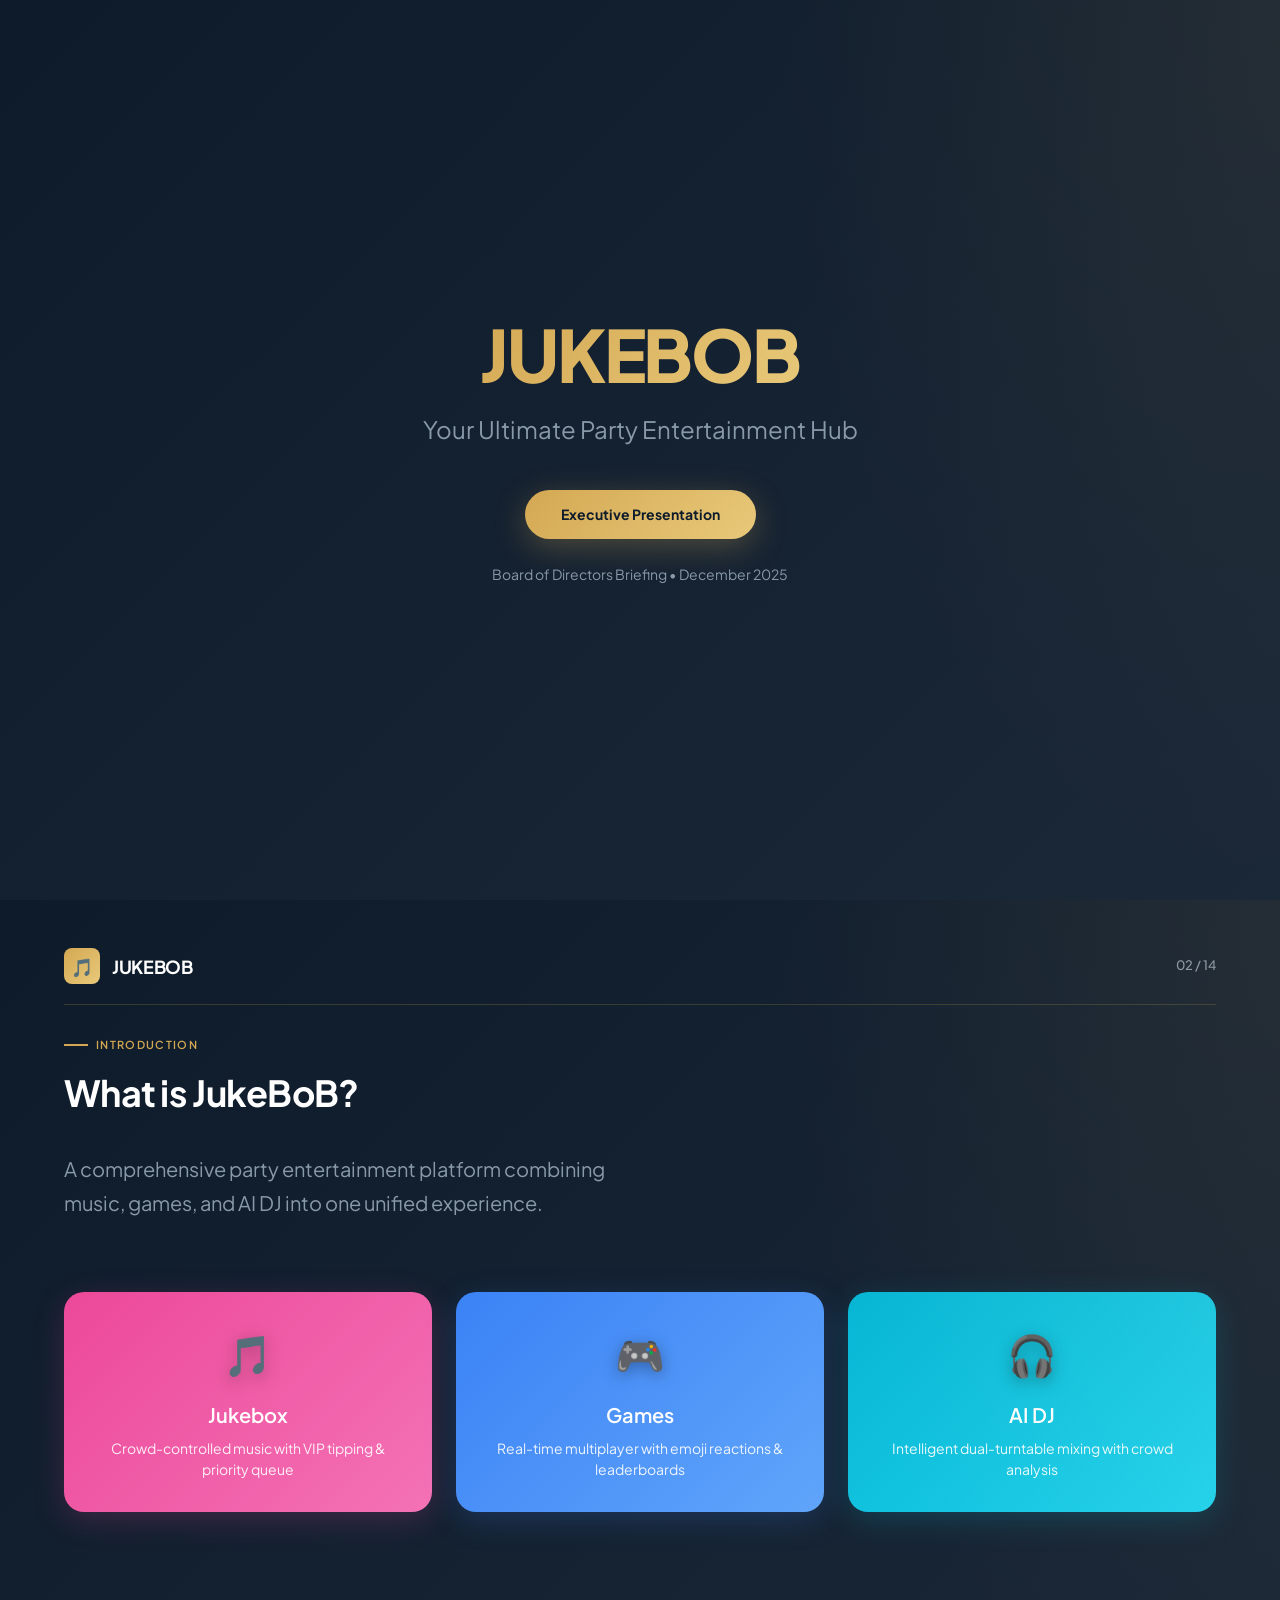
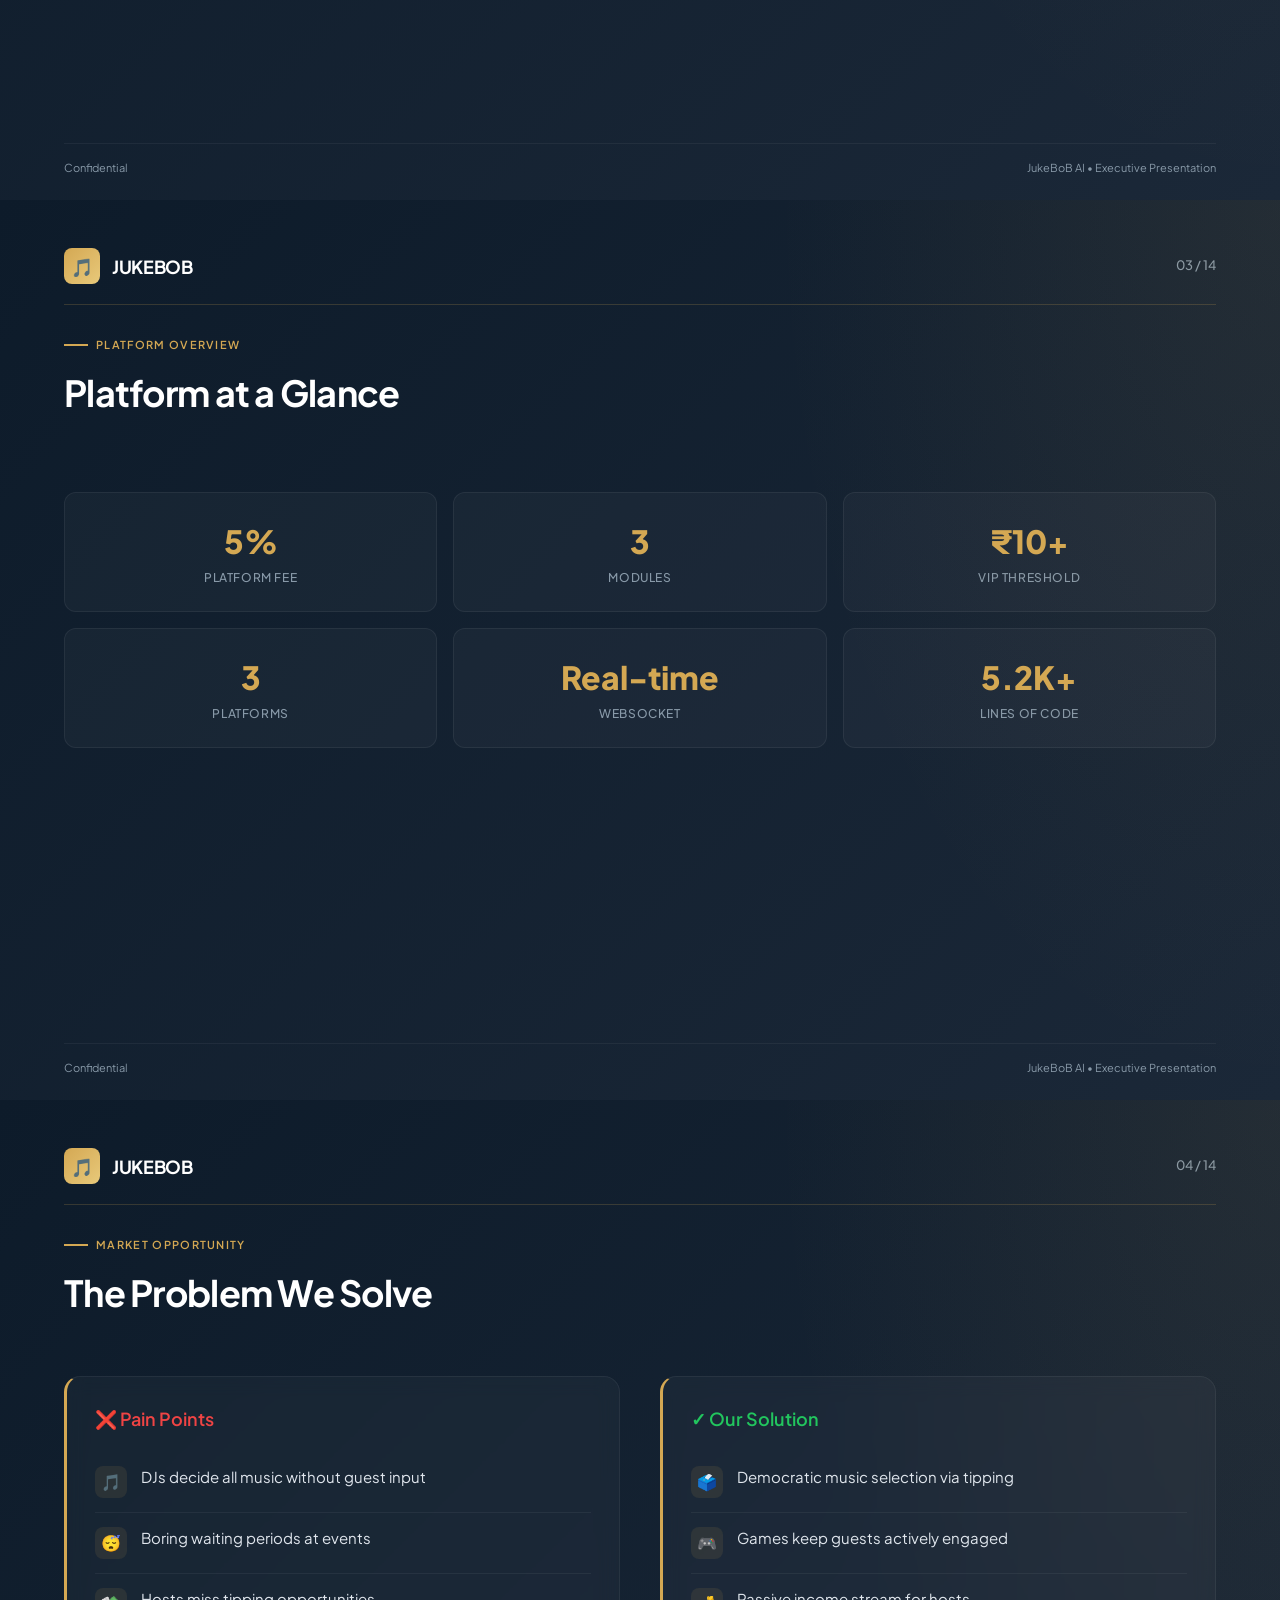
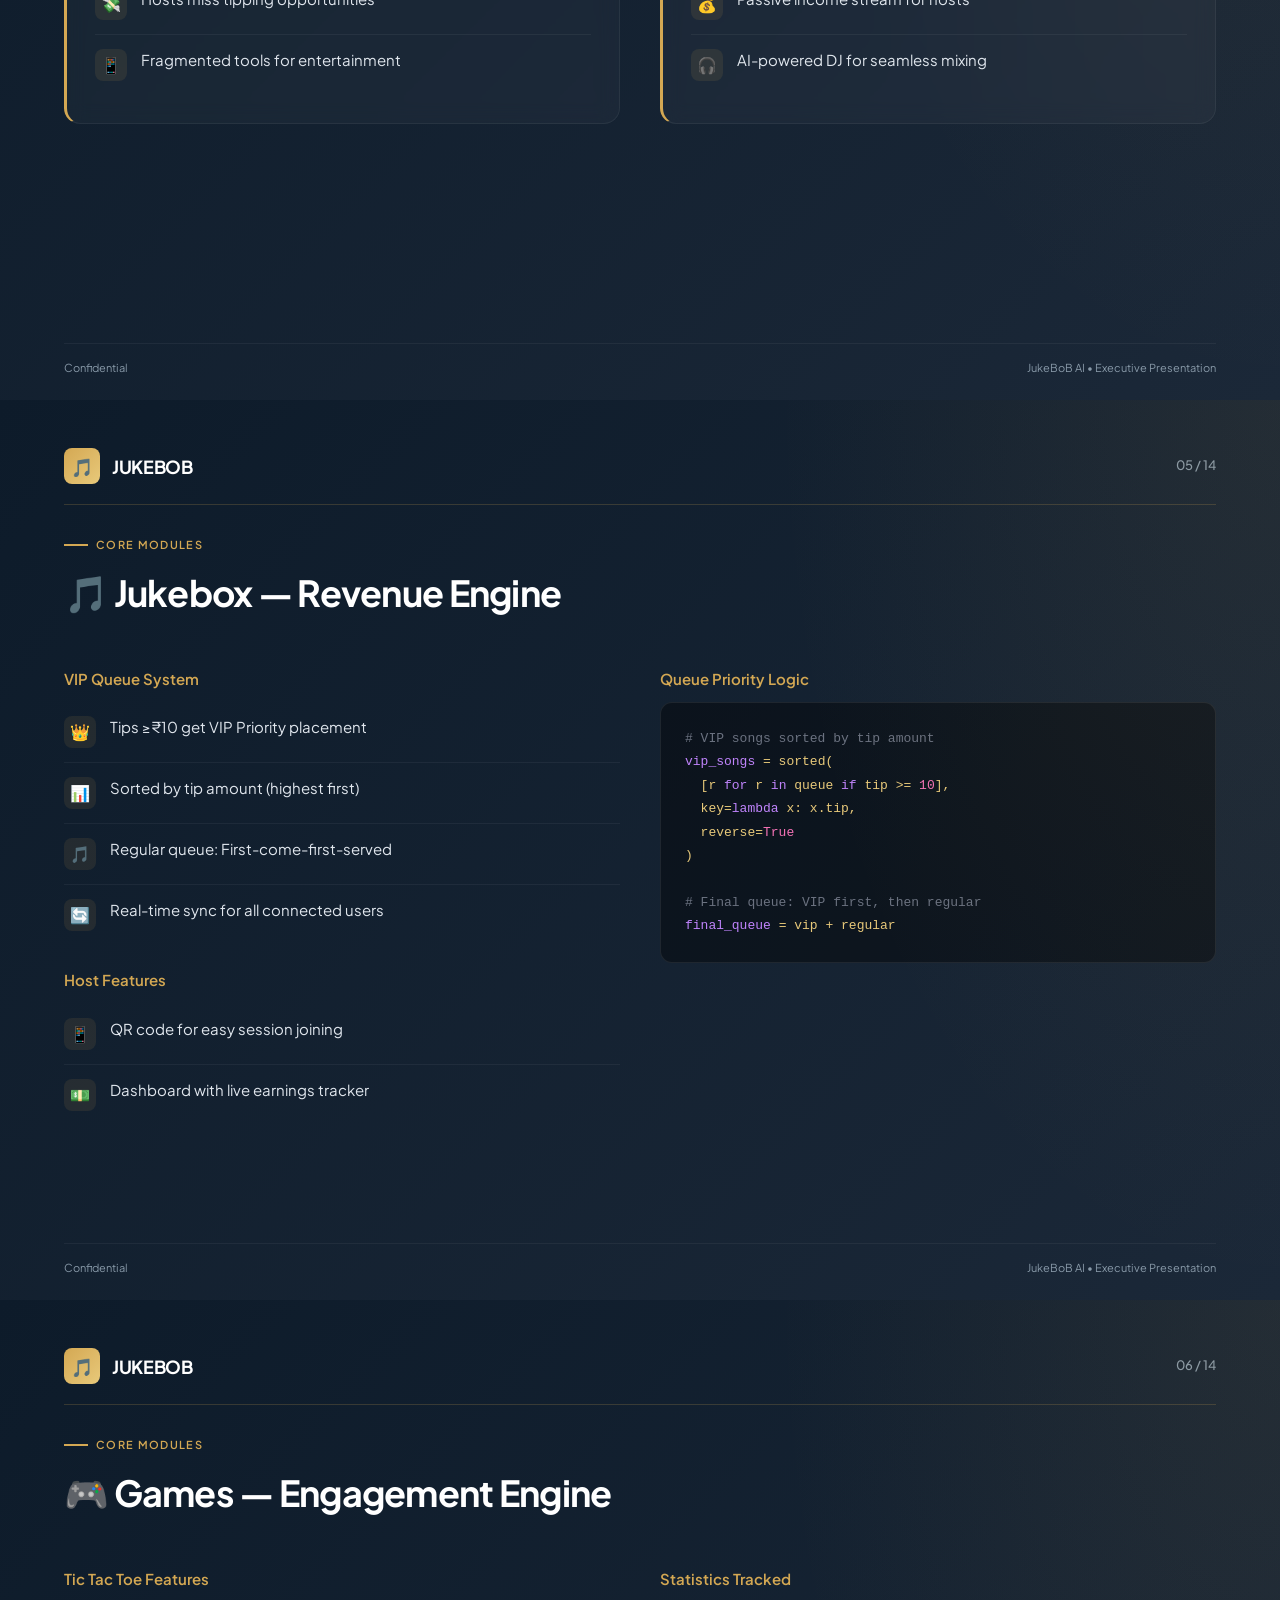
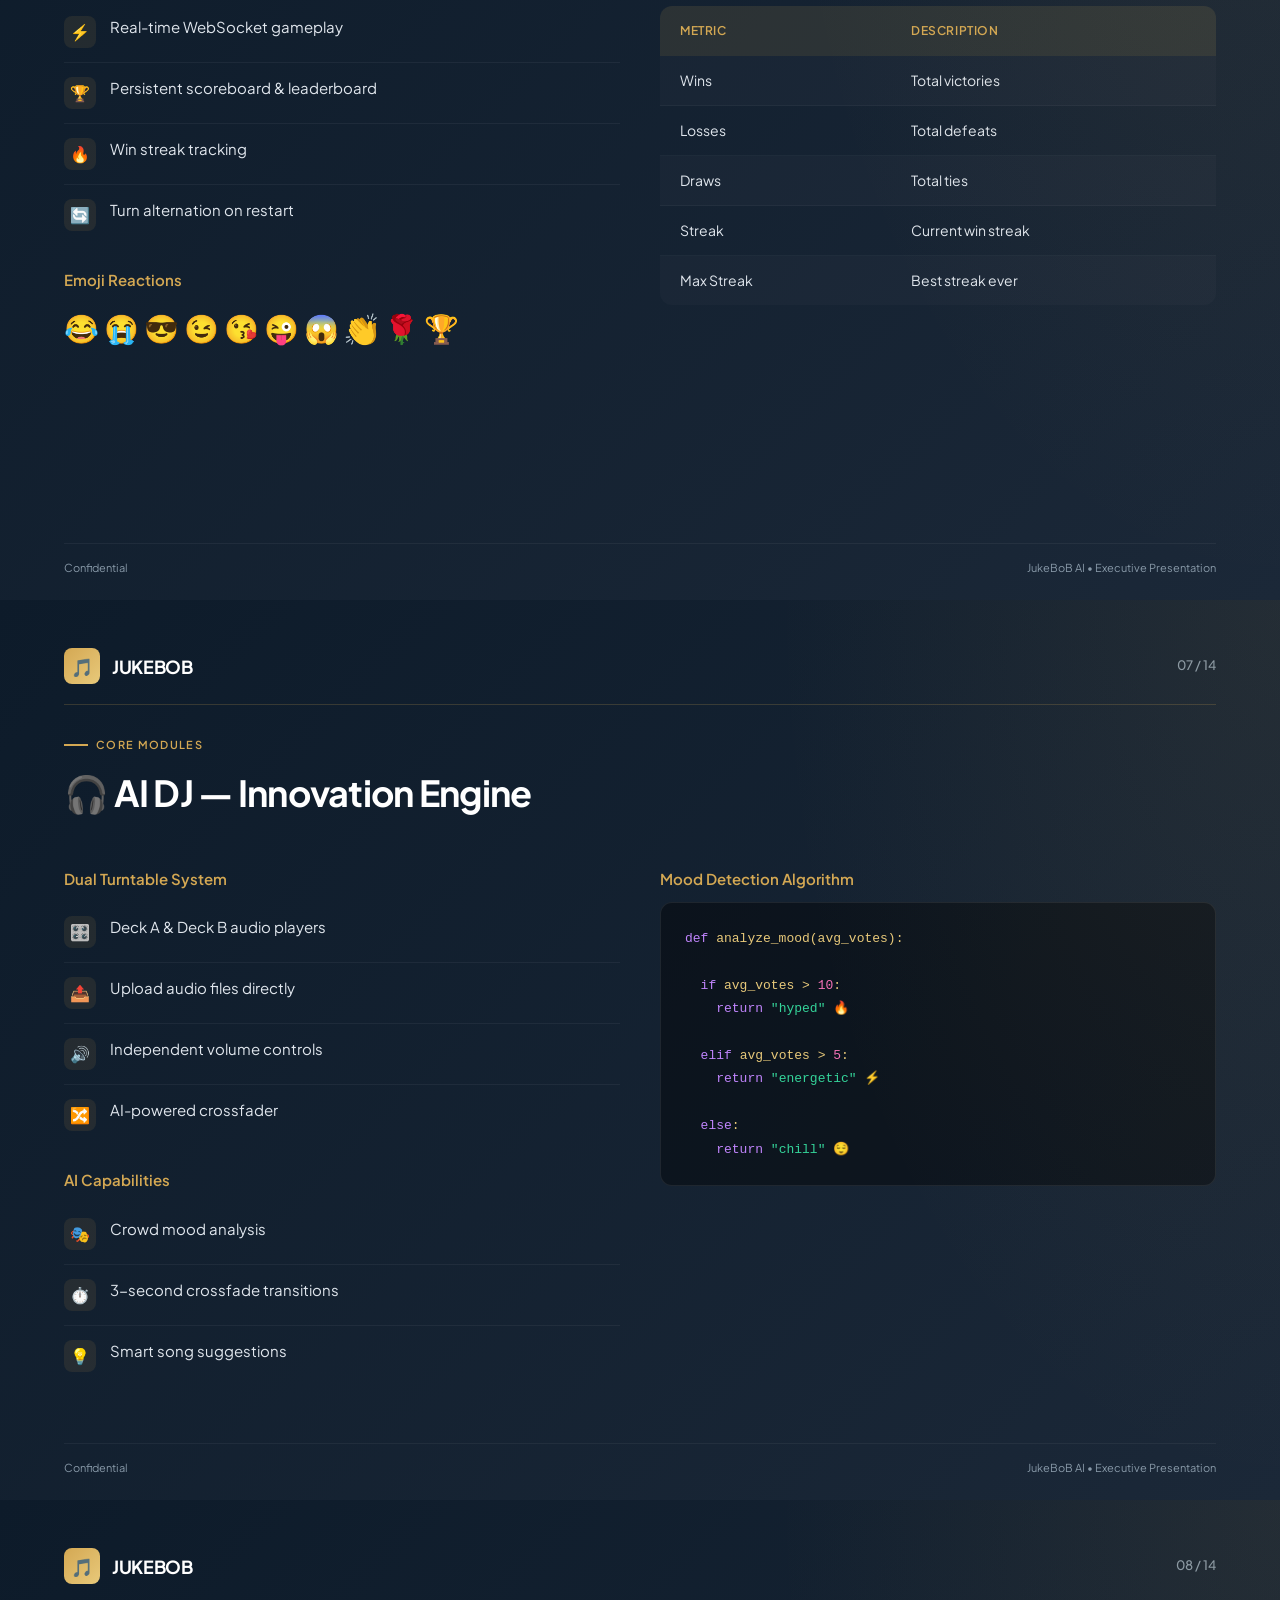
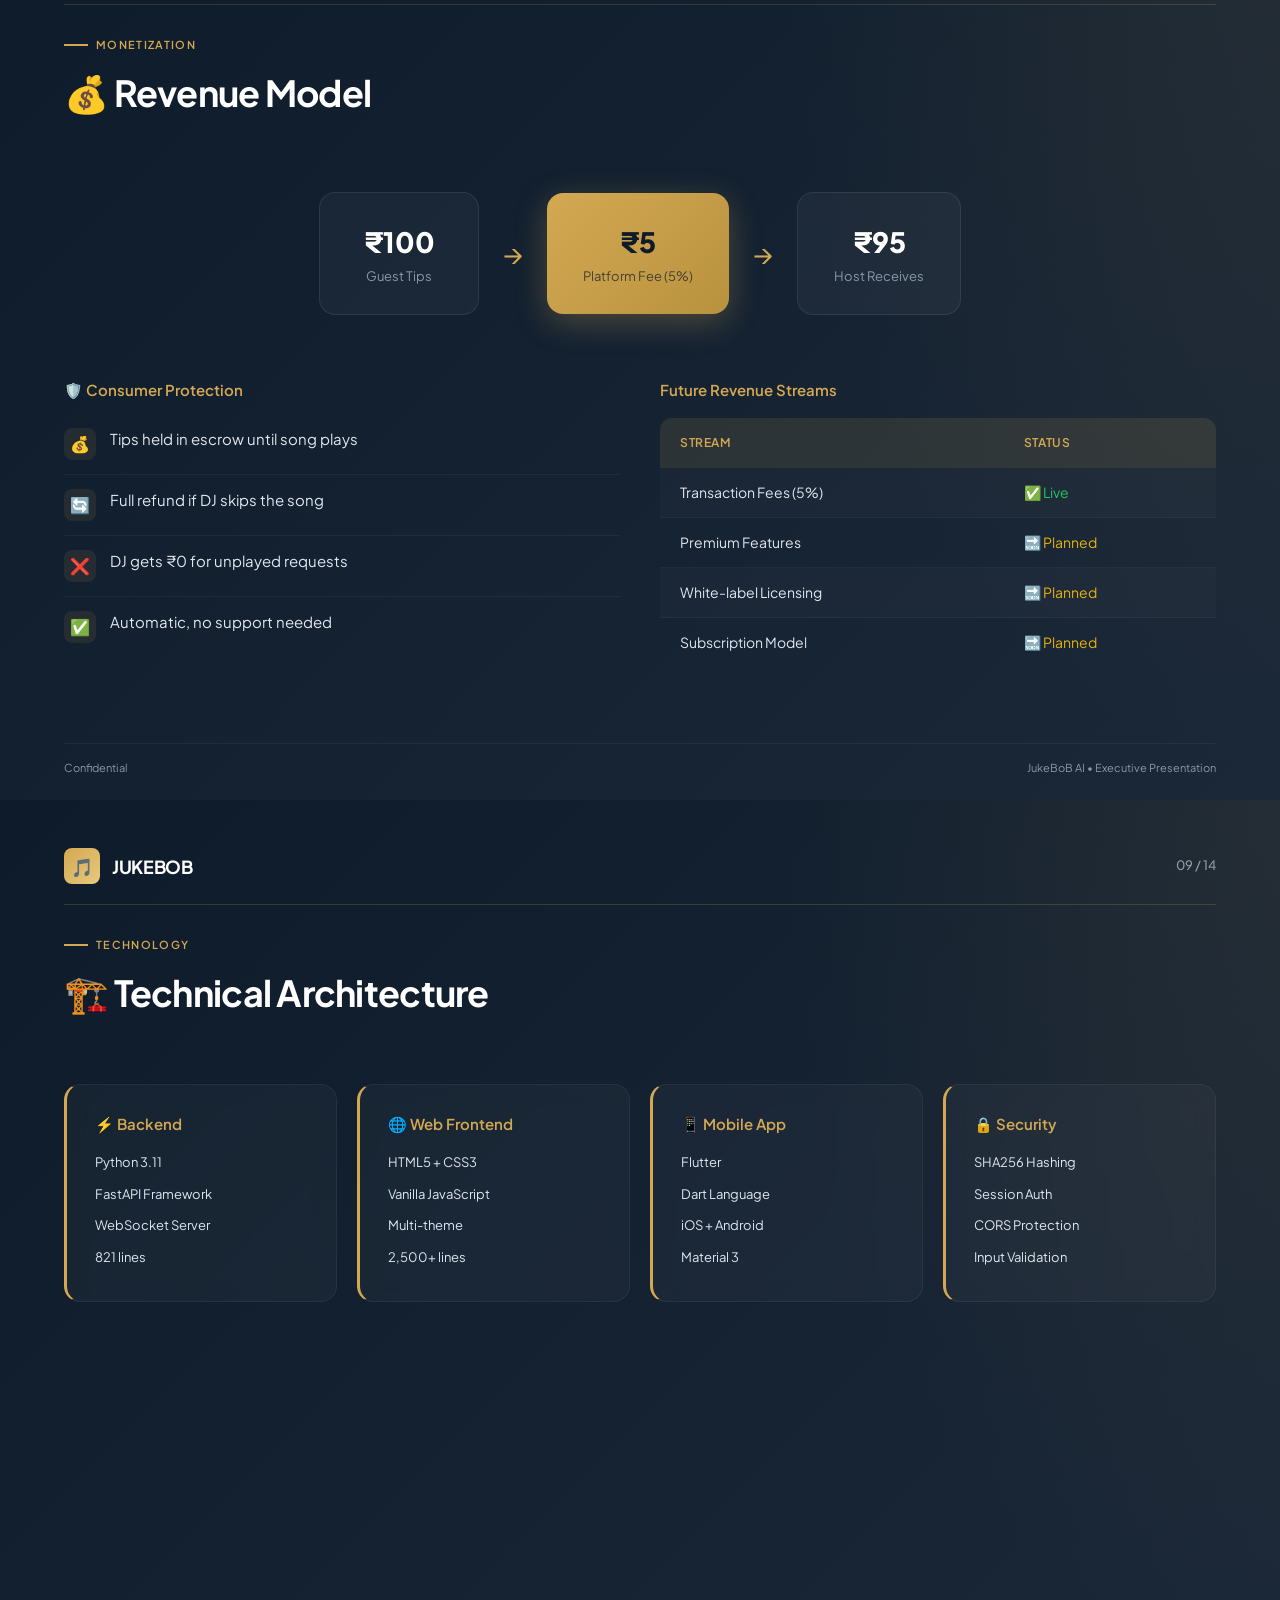
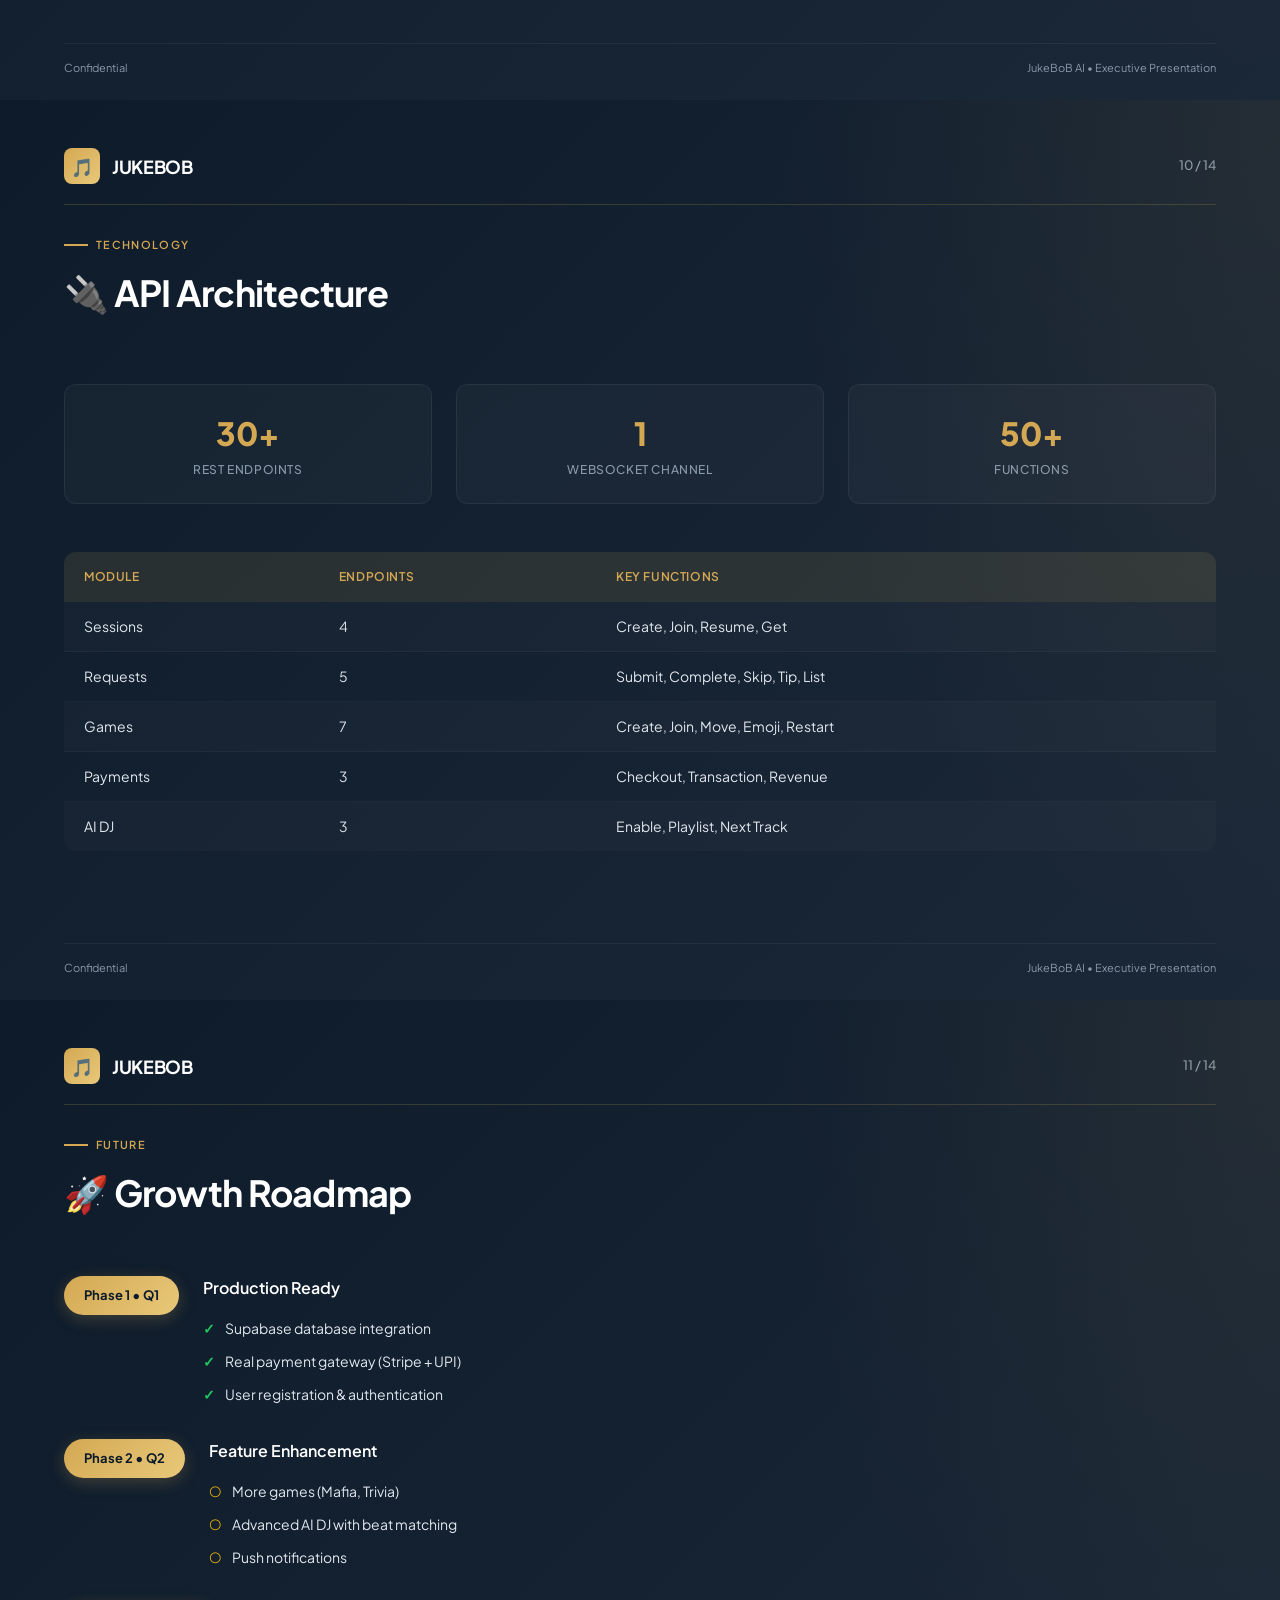
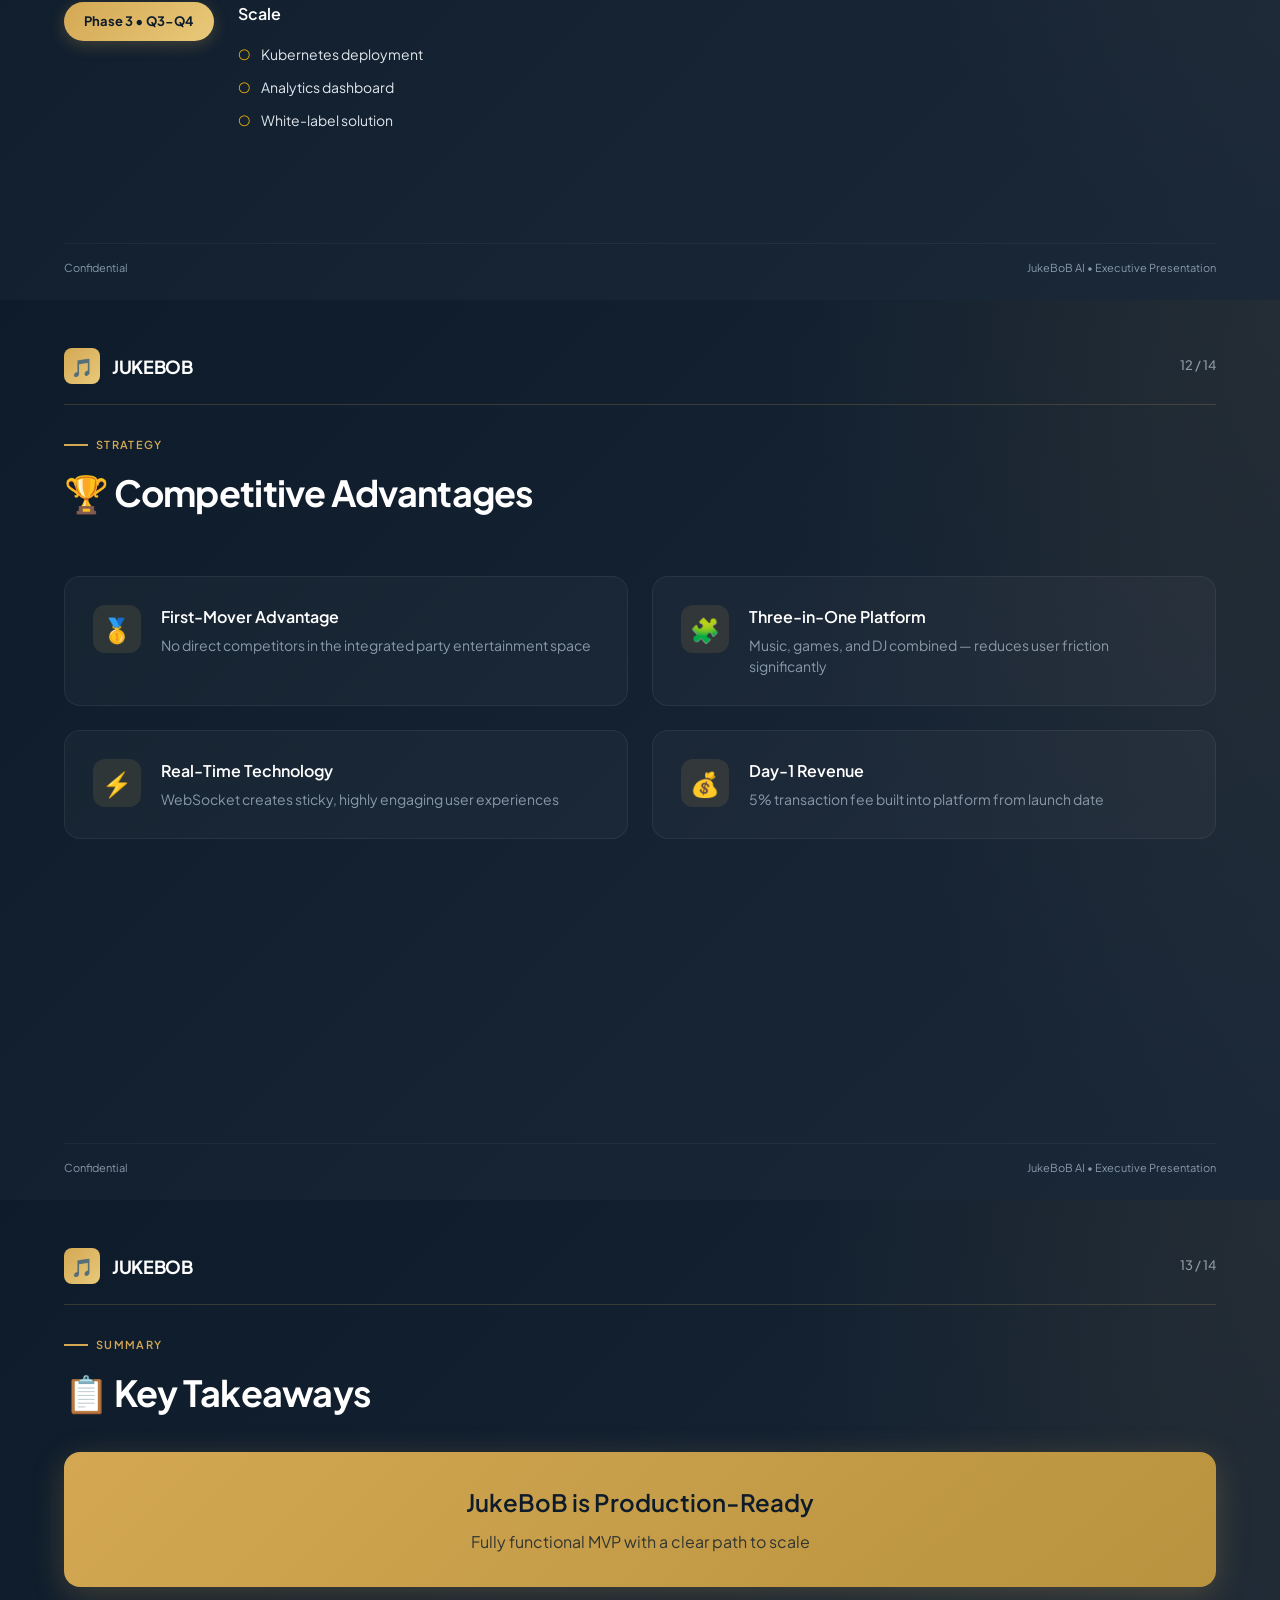
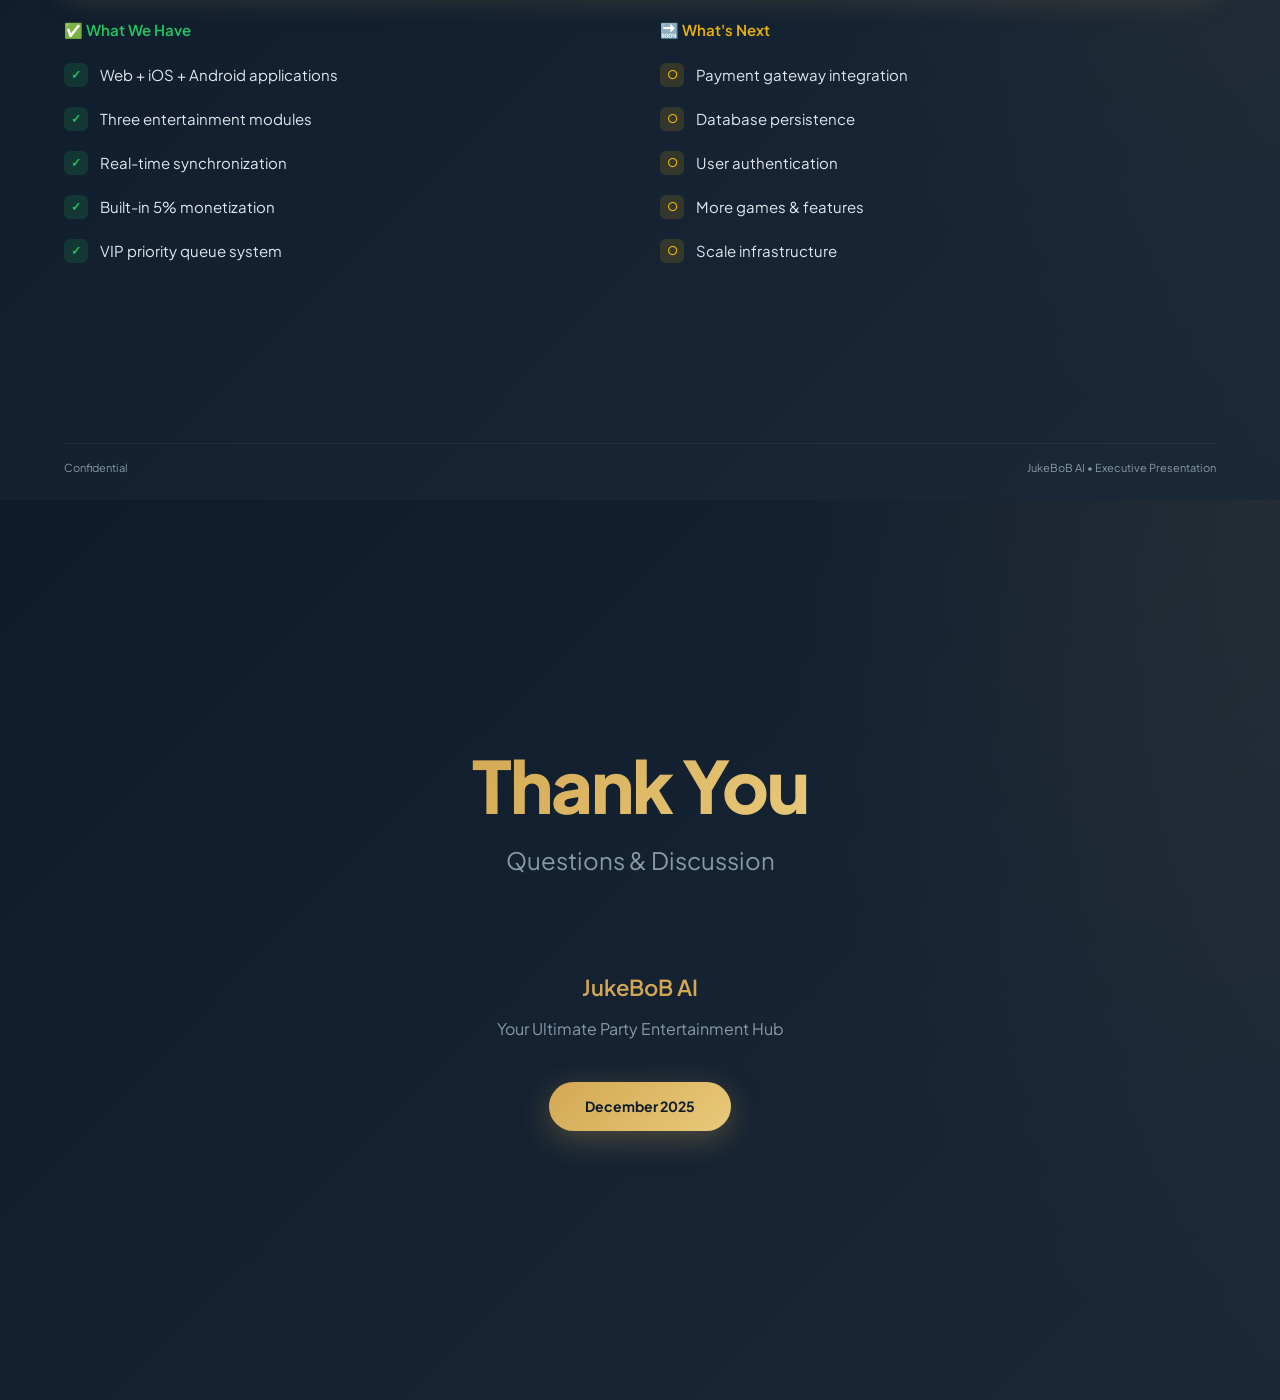
<file: presentation.html>
<!DOCTYPE html>
<html lang="en">

<head>
    <meta charset="UTF-8">
    <meta name="viewport" content="width=device-width, initial-scale=1.0">
    <title>JukeBoB AI - Executive Presentation</title>
    <link href="https://fonts.googleapis.com/css2?family=Plus+Jakarta+Sans:wght@300;400;500;600;700;800&display=swap"
        rel="stylesheet">
    <style>
        @page {
            size: A4 landscape;
            margin: 0;
        }

        * {
            margin: 0;
            padding: 0;
            box-sizing: border-box;
        }

        :root {
            --gold-primary: #D4A853;
            --gold-light: #E8C97A;
            --gold-dark: #B8923E;
            --navy-dark: #0D1B2A;
            --navy-mid: #1B2838;
            --navy-light: #243447;
            --text-white: #FFFFFF;
            --text-light: #E0E6ED;
            --text-muted: #8899A8;
            --success: #22C55E;
            --warning: #EAB308;
            --accent-pink: #EC4899;
            --accent-blue: #3B82F6;
            --accent-cyan: #06B6D4;
        }

        body {
            font-family: 'Plus Jakarta Sans', -apple-system, BlinkMacSystemFont, sans-serif;
            background: var(--navy-dark);
            color: var(--text-white);
            line-height: 1.5;
            -webkit-font-smoothing: antialiased;
        }

        .slide {
            width: 100vw;
            height: 100vh;
            padding: 48px 64px;
            display: flex;
            flex-direction: column;
            position: relative;
            background: linear-gradient(135deg, var(--navy-dark) 0%, var(--navy-mid) 100%);
            page-break-after: always;
            overflow: hidden;
        }

        .slide::before {
            content: '';
            position: absolute;
            top: 0;
            right: 0;
            width: 40%;
            height: 100%;
            background: radial-gradient(ellipse at top right, rgba(212, 168, 83, 0.08) 0%, transparent 70%);
            pointer-events: none;
        }

        /* Header */
        .slide-header {
            display: flex;
            justify-content: space-between;
            align-items: center;
            margin-bottom: 32px;
            padding-bottom: 20px;
            border-bottom: 1px solid rgba(212, 168, 83, 0.2);
        }

        .logo {
            display: flex;
            align-items: center;
            gap: 12px;
        }

        .logo-icon {
            width: 36px;
            height: 36px;
            background: linear-gradient(135deg, var(--gold-primary), var(--gold-light));
            border-radius: 8px;
            display: flex;
            align-items: center;
            justify-content: center;
            font-size: 18px;
        }

        .logo-text {
            font-weight: 700;
            font-size: 18px;
            color: var(--text-white);
            letter-spacing: -0.02em;
        }

        .slide-number {
            font-size: 13px;
            color: var(--text-muted);
            font-weight: 500;
        }

        /* Section Label */
        .section-label {
            display: inline-flex;
            align-items: center;
            gap: 8px;
            font-size: 11px;
            font-weight: 600;
            letter-spacing: 0.12em;
            text-transform: uppercase;
            color: var(--gold-primary);
            margin-bottom: 12px;
        }

        .section-label::before {
            content: '';
            width: 24px;
            height: 2px;
            background: var(--gold-primary);
        }

        /* Typography */
        h1 {
            font-size: 56px;
            font-weight: 800;
            letter-spacing: -0.03em;
            line-height: 1.1;
            margin-bottom: 16px;
        }

        h1 .gold {
            background: linear-gradient(135deg, var(--gold-primary), var(--gold-light));
            -webkit-background-clip: text;
            -webkit-text-fill-color: transparent;
            background-clip: text;
        }

        h2 {
            font-size: 36px;
            font-weight: 700;
            letter-spacing: -0.02em;
            margin-bottom: 32px;
            color: var(--text-white);
        }

        h3 {
            font-size: 18px;
            font-weight: 600;
            color: var(--text-white);
            margin-bottom: 16px;
        }

        h4 {
            font-size: 15px;
            font-weight: 600;
            color: var(--gold-primary);
            margin-bottom: 12px;
        }

        p {
            font-size: 16px;
            color: var(--text-light);
            line-height: 1.7;
        }

        .subtitle {
            font-size: 20px;
            color: var(--text-muted);
            font-weight: 400;
            max-width: 600px;
        }

        /* Content Area */
        .content {
            flex: 1;
            display: flex;
            flex-direction: column;
        }

        /* Grid Layouts */
        .grid-2 {
            display: grid;
            grid-template-columns: 1fr 1fr;
            gap: 40px;
        }

        .grid-3 {
            display: grid;
            grid-template-columns: repeat(3, 1fr);
            gap: 24px;
        }

        .grid-4 {
            display: grid;
            grid-template-columns: repeat(4, 1fr);
            gap: 20px;
        }

        .grid-6 {
            display: grid;
            grid-template-columns: repeat(3, 1fr);
            gap: 16px;
        }

        /* Cards */
        .card {
            background: rgba(255, 255, 255, 0.03);
            border: 1px solid rgba(255, 255, 255, 0.06);
            border-radius: 16px;
            padding: 28px;
            backdrop-filter: blur(10px);
        }

        .card-accent {
            border-left: 3px solid var(--gold-primary);
        }

        /* Metric Cards */
        .metric-card {
            background: rgba(255, 255, 255, 0.03);
            border: 1px solid rgba(255, 255, 255, 0.06);
            border-radius: 12px;
            padding: 24px;
            text-align: center;
        }

        .metric-value {
            font-size: 32px;
            font-weight: 800;
            color: var(--gold-primary);
            margin-bottom: 4px;
        }

        .metric-label {
            font-size: 12px;
            color: var(--text-muted);
            font-weight: 500;
            text-transform: uppercase;
            letter-spacing: 0.05em;
        }

        /* Feature Pills */
        .pill-grid {
            display: grid;
            grid-template-columns: repeat(3, 1fr);
            gap: 24px;
            margin-top: 32px;
        }

        .pill {
            background: linear-gradient(135deg, var(--accent-pink), #F472B6);
            border-radius: 20px;
            padding: 32px 28px;
            text-align: center;
            box-shadow: 0 8px 32px rgba(236, 72, 153, 0.2);
        }

        .pill.blue {
            background: linear-gradient(135deg, var(--accent-blue), #60A5FA);
            box-shadow: 0 8px 32px rgba(59, 130, 246, 0.2);
        }

        .pill.cyan {
            background: linear-gradient(135deg, var(--accent-cyan), #22D3EE);
            box-shadow: 0 8px 32px rgba(6, 182, 212, 0.2);
        }

        .pill .emoji {
            font-size: 40px;
            margin-bottom: 16px;
            filter: drop-shadow(0 4px 8px rgba(0, 0, 0, 0.3));
        }

        .pill h4 {
            color: white;
            font-size: 20px;
            margin-bottom: 8px;
        }

        .pill p {
            color: rgba(255, 255, 255, 0.9);
            font-size: 14px;
            line-height: 1.5;
        }

        /* Lists */
        .feature-list {
            list-style: none;
        }

        .feature-list li {
            display: flex;
            align-items: flex-start;
            gap: 14px;
            padding: 14px 0;
            border-bottom: 1px solid rgba(255, 255, 255, 0.05);
            font-size: 15px;
            color: var(--text-light);
        }

        .feature-list li:last-child {
            border-bottom: none;
        }

        .feature-list .icon {
            width: 32px;
            height: 32px;
            display: flex;
            align-items: center;
            justify-content: center;
            background: rgba(212, 168, 83, 0.1);
            border-radius: 8px;
            font-size: 16px;
            flex-shrink: 0;
        }

        /* Code Block */
        .code-block {
            background: rgba(0, 0, 0, 0.4);
            border: 1px solid rgba(255, 255, 255, 0.08);
            border-radius: 12px;
            padding: 24px;
            font-family: 'SF Mono', 'Fira Code', 'Consolas', monospace;
            font-size: 13px;
            line-height: 1.8;
            color: var(--gold-light);
            overflow-x: auto;
        }

        .code-block .comment {
            color: #6B7280;
        }

        .code-block .keyword {
            color: #C084FC;
        }

        .code-block .string {
            color: #34D399;
        }

        .code-block .number {
            color: #F472B6;
        }

        /* Flow Diagram */
        .flow {
            display: flex;
            align-items: center;
            justify-content: center;
            gap: 24px;
            margin: 40px 0;
        }

        .flow-box {
            background: rgba(255, 255, 255, 0.04);
            border: 1px solid rgba(255, 255, 255, 0.08);
            border-radius: 16px;
            padding: 28px 36px;
            text-align: center;
            min-width: 160px;
        }

        .flow-box.highlight {
            background: linear-gradient(135deg, var(--gold-primary), var(--gold-dark));
            border: none;
            box-shadow: 0 8px 32px rgba(212, 168, 83, 0.3);
        }

        .flow-box .amount {
            font-size: 28px;
            font-weight: 800;
            color: var(--text-white);
        }

        .flow-box.highlight .amount {
            color: var(--navy-dark);
        }

        .flow-box .label {
            font-size: 13px;
            color: var(--text-muted);
            margin-top: 4px;
        }

        .flow-box.highlight .label {
            color: rgba(13, 27, 42, 0.7);
        }

        .flow-arrow {
            font-size: 28px;
            color: var(--gold-primary);
        }

        /* Tables */
        table {
            width: 100%;
            border-collapse: separate;
            border-spacing: 0;
            border-radius: 12px;
            overflow: hidden;
            margin-top: 16px;
            font-size: 14px;
        }

        th {
            background: rgba(212, 168, 83, 0.12);
            color: var(--gold-primary);
            font-weight: 600;
            text-align: left;
            padding: 16px 20px;
            font-size: 12px;
            text-transform: uppercase;
            letter-spacing: 0.05em;
        }

        td {
            padding: 14px 20px;
            border-bottom: 1px solid rgba(255, 255, 255, 0.04);
            color: var(--text-light);
        }

        tr:nth-child(even) td {
            background: rgba(255, 255, 255, 0.02);
        }

        tr:last-child td {
            border-bottom: none;
        }

        /* Timeline */
        .timeline {
            display: flex;
            flex-direction: column;
            gap: 28px;
            margin-top: 24px;
        }

        .timeline-item {
            display: flex;
            gap: 24px;
            align-items: flex-start;
        }

        .timeline-marker {
            background: linear-gradient(135deg, var(--gold-primary), var(--gold-light));
            color: var(--navy-dark);
            font-weight: 700;
            font-size: 13px;
            padding: 10px 20px;
            border-radius: 24px;
            white-space: nowrap;
            box-shadow: 0 4px 16px rgba(212, 168, 83, 0.25);
        }

        .timeline-content {
            flex: 1;
        }

        .timeline-content h4 {
            color: var(--text-white);
            margin-bottom: 12px;
            font-size: 16px;
        }

        .timeline-content ul {
            list-style: none;
        }

        .timeline-content li {
            font-size: 14px;
            color: var(--text-light);
            padding: 6px 0;
            display: flex;
            align-items: center;
            gap: 10px;
        }

        .timeline-content li .check {
            color: var(--success);
            font-weight: bold;
        }

        .timeline-content li .pending {
            color: var(--warning);
        }

        /* Advantage Grid */
        .advantage-grid {
            display: grid;
            grid-template-columns: repeat(2, 1fr);
            gap: 24px;
            margin-top: 24px;
        }

        .advantage-card {
            background: rgba(255, 255, 255, 0.03);
            border: 1px solid rgba(255, 255, 255, 0.06);
            border-radius: 16px;
            padding: 28px;
            display: flex;
            gap: 20px;
            align-items: flex-start;
        }

        .advantage-icon {
            width: 48px;
            height: 48px;
            background: rgba(212, 168, 83, 0.12);
            border-radius: 12px;
            display: flex;
            align-items: center;
            justify-content: center;
            font-size: 24px;
            flex-shrink: 0;
        }

        .advantage-text h4 {
            color: var(--text-white);
            margin-bottom: 6px;
            font-size: 16px;
        }

        .advantage-text p {
            font-size: 14px;
            color: var(--text-muted);
            line-height: 1.5;
        }

        /* Summary Box */
        .summary-box {
            background: linear-gradient(135deg, var(--gold-primary), var(--gold-dark));
            border-radius: 16px;
            padding: 32px 40px;
            text-align: center;
            margin-bottom: 32px;
            box-shadow: 0 8px 32px rgba(212, 168, 83, 0.25);
        }

        .summary-box h3 {
            color: var(--navy-dark);
            font-size: 24px;
            margin-bottom: 8px;
        }

        .summary-box p {
            color: rgba(13, 27, 42, 0.8);
            font-size: 16px;
        }

        /* Checklist */
        .checklist {
            list-style: none;
        }

        .checklist li {
            font-size: 15px;
            color: var(--text-light);
            padding: 10px 0;
            display: flex;
            align-items: center;
            gap: 12px;
        }

        .checklist li::before {
            content: "✓";
            width: 24px;
            height: 24px;
            background: rgba(34, 197, 94, 0.15);
            color: var(--success);
            border-radius: 6px;
            display: flex;
            align-items: center;
            justify-content: center;
            font-size: 12px;
            font-weight: bold;
        }

        .checklist.pending li::before {
            content: "○";
            background: rgba(234, 179, 8, 0.15);
            color: var(--warning);
        }

        /* Title Slide Special */
        .slide.title-slide {
            justify-content: center;
            align-items: center;
            text-align: center;
        }

        .slide.title-slide h1 {
            font-size: 72px;
        }

        .slide.title-slide .tagline {
            font-size: 24px;
            margin-bottom: 40px;
        }

        .slide.title-slide .badge {
            background: linear-gradient(135deg, var(--gold-primary), var(--gold-light));
            color: var(--navy-dark);
            font-weight: 700;
            font-size: 14px;
            padding: 14px 36px;
            border-radius: 50px;
            display: inline-block;
            margin-bottom: 24px;
            box-shadow: 0 8px 32px rgba(212, 168, 83, 0.3);
        }

        .slide.title-slide .date {
            font-size: 14px;
            color: var(--text-muted);
        }

        /* Footer */
        .slide-footer {
            position: absolute;
            bottom: 24px;
            left: 64px;
            right: 64px;
            display: flex;
            justify-content: space-between;
            align-items: center;
            font-size: 11px;
            color: var(--text-muted);
            border-top: 1px solid rgba(255, 255, 255, 0.05);
            padding-top: 16px;
        }

        /* Print Optimization */
        @media print {
            .slide {
                -webkit-print-color-adjust: exact !important;
                print-color-adjust: exact !important;
            }
        }
    </style>
</head>

<body>

    <!-- SLIDE 1: Title -->
    <div class="slide title-slide">
        <h1><span class="gold">JUKEBOB</span></h1>
        <p class="tagline subtitle">Your Ultimate Party Entertainment Hub</p>
        <div class="badge">Executive Presentation</div>
        <p class="date">Board of Directors Briefing • December 2025</p>
    </div>

    <!-- SLIDE 2: What is JukeBoB -->
    <div class="slide">
        <div class="slide-header">
            <div class="logo">
                <div class="logo-icon">🎵</div>
                <span class="logo-text">JUKEBOB</span>
            </div>
            <span class="slide-number">02 / 14</span>
        </div>

        <div class="content">
            <span class="section-label">Introduction</span>
            <h2>What is JukeBoB?</h2>
            <p class="subtitle" style="margin-bottom: 40px;">A comprehensive party entertainment platform combining
                music, games, and AI DJ into one unified experience.</p>

            <div class="pill-grid">
                <div class="pill">
                    <div class="emoji">🎵</div>
                    <h4>Jukebox</h4>
                    <p>Crowd-controlled music with VIP tipping & priority queue</p>
                </div>
                <div class="pill blue">
                    <div class="emoji">🎮</div>
                    <h4>Games</h4>
                    <p>Real-time multiplayer with emoji reactions & leaderboards</p>
                </div>
                <div class="pill cyan">
                    <div class="emoji">🎧</div>
                    <h4>AI DJ</h4>
                    <p>Intelligent dual-turntable mixing with crowd analysis</p>
                </div>
            </div>
        </div>

        <div class="slide-footer">
            <span>Confidential</span>
            <span>JukeBoB AI • Executive Presentation</span>
        </div>
    </div>

    <!-- SLIDE 3: Platform Metrics -->
    <div class="slide">
        <div class="slide-header">
            <div class="logo">
                <div class="logo-icon">🎵</div>
                <span class="logo-text">JUKEBOB</span>
            </div>
            <span class="slide-number">03 / 14</span>
        </div>

        <div class="content">
            <span class="section-label">Platform Overview</span>
            <h2>Platform at a Glance</h2>

            <div class="grid-6" style="margin-top: 40px;">
                <div class="metric-card">
                    <div class="metric-value">5%</div>
                    <div class="metric-label">Platform Fee</div>
                </div>
                <div class="metric-card">
                    <div class="metric-value">3</div>
                    <div class="metric-label">Modules</div>
                </div>
                <div class="metric-card">
                    <div class="metric-value">₹10+</div>
                    <div class="metric-label">VIP Threshold</div>
                </div>
                <div class="metric-card">
                    <div class="metric-value">3</div>
                    <div class="metric-label">Platforms</div>
                </div>
                <div class="metric-card">
                    <div class="metric-value">Real-time</div>
                    <div class="metric-label">WebSocket</div>
                </div>
                <div class="metric-card">
                    <div class="metric-value">5.2K+</div>
                    <div class="metric-label">Lines of Code</div>
                </div>
            </div>
        </div>

        <div class="slide-footer">
            <span>Confidential</span>
            <span>JukeBoB AI • Executive Presentation</span>
        </div>
    </div>

    <!-- SLIDE 4: Problem & Solution -->
    <div class="slide">
        <div class="slide-header">
            <div class="logo">
                <div class="logo-icon">🎵</div>
                <span class="logo-text">JUKEBOB</span>
            </div>
            <span class="slide-number">04 / 14</span>
        </div>

        <div class="content">
            <span class="section-label">Market Opportunity</span>
            <h2>The Problem We Solve</h2>

            <div class="grid-2" style="margin-top: 24px;">
                <div class="card card-accent">
                    <h3 style="color: #EF4444; margin-bottom: 20px;">❌ Pain Points</h3>
                    <ul class="feature-list">
                        <li><span class="icon">🎵</span> DJs decide all music without guest input</li>
                        <li><span class="icon">😴</span> Boring waiting periods at events</li>
                        <li><span class="icon">💸</span> Hosts miss tipping opportunities</li>
                        <li><span class="icon">📱</span> Fragmented tools for entertainment</li>
                    </ul>
                </div>
                <div class="card card-accent">
                    <h3 style="color: #22C55E; margin-bottom: 20px;">✓ Our Solution</h3>
                    <ul class="feature-list">
                        <li><span class="icon">🗳️</span> Democratic music selection via tipping</li>
                        <li><span class="icon">🎮</span> Games keep guests actively engaged</li>
                        <li><span class="icon">💰</span> Passive income stream for hosts</li>
                        <li><span class="icon">🎧</span> AI-powered DJ for seamless mixing</li>
                    </ul>
                </div>
            </div>
        </div>

        <div class="slide-footer">
            <span>Confidential</span>
            <span>JukeBoB AI • Executive Presentation</span>
        </div>
    </div>

    <!-- SLIDE 5: Jukebox -->
    <div class="slide">
        <div class="slide-header">
            <div class="logo">
                <div class="logo-icon">🎵</div>
                <span class="logo-text">JUKEBOB</span>
            </div>
            <span class="slide-number">05 / 14</span>
        </div>

        <div class="content">
            <span class="section-label">Core Modules</span>
            <h2>🎵 Jukebox — Revenue Engine</h2>

            <div class="grid-2" style="margin-top: 16px;">
                <div>
                    <h4>VIP Queue System</h4>
                    <ul class="feature-list">
                        <li><span class="icon">👑</span> Tips ≥₹10 get VIP Priority placement</li>
                        <li><span class="icon">📊</span> Sorted by tip amount (highest first)</li>
                        <li><span class="icon">🎵</span> Regular queue: First-come-first-served</li>
                        <li><span class="icon">🔄</span> Real-time sync for all connected users</li>
                    </ul>

                    <h4 style="margin-top: 24px;">Host Features</h4>
                    <ul class="feature-list">
                        <li><span class="icon">📱</span> QR code for easy session joining</li>
                        <li><span class="icon">💵</span> Dashboard with live earnings tracker</li>
                    </ul>
                </div>
                <div>
                    <h4>Queue Priority Logic</h4>
                    <div class="code-block">
                        <span class="comment"># VIP songs sorted by tip amount</span><br>
                        <span class="keyword">vip_songs</span> = sorted(<br>
                        &nbsp;&nbsp;[r <span class="keyword">for</span> r <span class="keyword">in</span> queue <span
                            class="keyword">if</span> tip >= <span class="number">10</span>],<br>
                        &nbsp;&nbsp;key=<span class="keyword">lambda</span> x: x.tip,<br>
                        &nbsp;&nbsp;reverse=<span class="number">True</span><br>
                        )<br><br>
                        <span class="comment"># Final queue: VIP first, then regular</span><br>
                        <span class="keyword">final_queue</span> = vip + regular
                    </div>
                </div>
            </div>
        </div>

        <div class="slide-footer">
            <span>Confidential</span>
            <span>JukeBoB AI • Executive Presentation</span>
        </div>
    </div>

    <!-- SLIDE 6: Games -->
    <div class="slide">
        <div class="slide-header">
            <div class="logo">
                <div class="logo-icon">🎵</div>
                <span class="logo-text">JUKEBOB</span>
            </div>
            <span class="slide-number">06 / 14</span>
        </div>

        <div class="content">
            <span class="section-label">Core Modules</span>
            <h2>🎮 Games — Engagement Engine</h2>

            <div class="grid-2" style="margin-top: 16px;">
                <div>
                    <h4>Tic Tac Toe Features</h4>
                    <ul class="feature-list">
                        <li><span class="icon">⚡</span> Real-time WebSocket gameplay</li>
                        <li><span class="icon">🏆</span> Persistent scoreboard & leaderboard</li>
                        <li><span class="icon">🔥</span> Win streak tracking</li>
                        <li><span class="icon">🔄</span> Turn alternation on restart</li>
                    </ul>

                    <h4 style="margin-top: 24px;">Emoji Reactions</h4>
                    <p style="font-size: 28px; margin-top: 12px;">😂 😭 😎 😉 😘 😜 😱 👏 🌹 🏆</p>
                </div>
                <div>
                    <h4>Statistics Tracked</h4>
                    <table>
                        <tr>
                            <th>Metric</th>
                            <th>Description</th>
                        </tr>
                        <tr>
                            <td>Wins</td>
                            <td>Total victories</td>
                        </tr>
                        <tr>
                            <td>Losses</td>
                            <td>Total defeats</td>
                        </tr>
                        <tr>
                            <td>Draws</td>
                            <td>Total ties</td>
                        </tr>
                        <tr>
                            <td>Streak</td>
                            <td>Current win streak</td>
                        </tr>
                        <tr>
                            <td>Max Streak</td>
                            <td>Best streak ever</td>
                        </tr>
                    </table>
                </div>
            </div>
        </div>

        <div class="slide-footer">
            <span>Confidential</span>
            <span>JukeBoB AI • Executive Presentation</span>
        </div>
    </div>

    <!-- SLIDE 7: AI DJ -->
    <div class="slide">
        <div class="slide-header">
            <div class="logo">
                <div class="logo-icon">🎵</div>
                <span class="logo-text">JUKEBOB</span>
            </div>
            <span class="slide-number">07 / 14</span>
        </div>

        <div class="content">
            <span class="section-label">Core Modules</span>
            <h2>🎧 AI DJ — Innovation Engine</h2>

            <div class="grid-2" style="margin-top: 16px;">
                <div>
                    <h4>Dual Turntable System</h4>
                    <ul class="feature-list">
                        <li><span class="icon">🎛️</span> Deck A & Deck B audio players</li>
                        <li><span class="icon">📤</span> Upload audio files directly</li>
                        <li><span class="icon">🔊</span> Independent volume controls</li>
                        <li><span class="icon">🔀</span> AI-powered crossfader</li>
                    </ul>

                    <h4 style="margin-top: 24px;">AI Capabilities</h4>
                    <ul class="feature-list">
                        <li><span class="icon">🎭</span> Crowd mood analysis</li>
                        <li><span class="icon">⏱️</span> 3-second crossfade transitions</li>
                        <li><span class="icon">💡</span> Smart song suggestions</li>
                    </ul>
                </div>
                <div>
                    <h4>Mood Detection Algorithm</h4>
                    <div class="code-block">
                        <span class="keyword">def</span> analyze_mood(avg_votes):<br><br>
                        &nbsp;&nbsp;<span class="keyword">if</span> avg_votes > <span class="number">10</span>:<br>
                        &nbsp;&nbsp;&nbsp;&nbsp;<span class="keyword">return</span> <span class="string">"hyped"</span>
                        🔥<br><br>
                        &nbsp;&nbsp;<span class="keyword">elif</span> avg_votes > <span class="number">5</span>:<br>
                        &nbsp;&nbsp;&nbsp;&nbsp;<span class="keyword">return</span> <span
                            class="string">"energetic"</span> ⚡<br><br>
                        &nbsp;&nbsp;<span class="keyword">else</span>:<br>
                        &nbsp;&nbsp;&nbsp;&nbsp;<span class="keyword">return</span> <span class="string">"chill"</span>
                        😌
                    </div>
                </div>
            </div>
        </div>

        <div class="slide-footer">
            <span>Confidential</span>
            <span>JukeBoB AI • Executive Presentation</span>
        </div>
    </div>

    <!-- SLIDE 8: Revenue Model -->
    <div class="slide">
        <div class="slide-header">
            <div class="logo">
                <div class="logo-icon">🎵</div>
                <span class="logo-text">JUKEBOB</span>
            </div>
            <span class="slide-number">08 / 14</span>
        </div>

        <div class="content">
            <span class="section-label">Monetization</span>
            <h2>💰 Revenue Model</h2>

            <div class="flow">
                <div class="flow-box">
                    <div class="amount">₹100</div>
                    <div class="label">Guest Tips</div>
                </div>
                <div class="flow-arrow">→</div>
                <div class="flow-box highlight">
                    <div class="amount">₹5</div>
                    <div class="label">Platform Fee (5%)</div>
                </div>
                <div class="flow-arrow">→</div>
                <div class="flow-box">
                    <div class="amount">₹95</div>
                    <div class="label">Host Receives</div>
                </div>
            </div>

            <div class="grid-2" style="margin-top: 24px;">
                <div>
                    <h4>🛡️ Consumer Protection</h4>
                    <ul class="feature-list">
                        <li><span class="icon">💰</span> Tips held in escrow until song plays</li>
                        <li><span class="icon">🔄</span> Full refund if DJ skips the song</li>
                        <li><span class="icon">❌</span> DJ gets ₹0 for unplayed requests</li>
                        <li><span class="icon">✅</span> Automatic, no support needed</li>
                    </ul>
                </div>
                <div>
                    <h4>Future Revenue Streams</h4>
                    <table>
                        <tr>
                            <th>Stream</th>
                            <th>Status</th>
                        </tr>
                        <tr>
                            <td>Transaction Fees (5%)</td>
                            <td style="color: #22C55E;">✅ Live</td>
                        </tr>
                        <tr>
                            <td>Premium Features</td>
                            <td style="color: #EAB308;">🔜 Planned</td>
                        </tr>
                        <tr>
                            <td>White-label Licensing</td>
                            <td style="color: #EAB308;">🔜 Planned</td>
                        </tr>
                        <tr>
                            <td>Subscription Model</td>
                            <td style="color: #EAB308;">🔜 Planned</td>
                        </tr>
                    </table>
                </div>
            </div>
        </div>

        <div class="slide-footer">
            <span>Confidential</span>
            <span>JukeBoB AI • Executive Presentation</span>
        </div>
    </div>

    <!-- SLIDE 9: Technical Architecture -->
    <div class="slide">
        <div class="slide-header">
            <div class="logo">
                <div class="logo-icon">🎵</div>
                <span class="logo-text">JUKEBOB</span>
            </div>
            <span class="slide-number">09 / 14</span>
        </div>

        <div class="content">
            <span class="section-label">Technology</span>
            <h2>🏗️ Technical Architecture</h2>

            <div class="grid-4" style="margin-top: 32px;">
                <div class="card card-accent">
                    <h4>⚡ Backend</h4>
                    <ul class="feature-list" style="border: none;">
                        <li style="padding: 6px 0; border: none; font-size: 13px;">Python 3.11</li>
                        <li style="padding: 6px 0; border: none; font-size: 13px;">FastAPI Framework</li>
                        <li style="padding: 6px 0; border: none; font-size: 13px;">WebSocket Server</li>
                        <li style="padding: 6px 0; border: none; font-size: 13px;">821 lines</li>
                    </ul>
                </div>
                <div class="card card-accent">
                    <h4>🌐 Web Frontend</h4>
                    <ul class="feature-list" style="border: none;">
                        <li style="padding: 6px 0; border: none; font-size: 13px;">HTML5 + CSS3</li>
                        <li style="padding: 6px 0; border: none; font-size: 13px;">Vanilla JavaScript</li>
                        <li style="padding: 6px 0; border: none; font-size: 13px;">Multi-theme</li>
                        <li style="padding: 6px 0; border: none; font-size: 13px;">2,500+ lines</li>
                    </ul>
                </div>
                <div class="card card-accent">
                    <h4>📱 Mobile App</h4>
                    <ul class="feature-list" style="border: none;">
                        <li style="padding: 6px 0; border: none; font-size: 13px;">Flutter</li>
                        <li style="padding: 6px 0; border: none; font-size: 13px;">Dart Language</li>
                        <li style="padding: 6px 0; border: none; font-size: 13px;">iOS + Android</li>
                        <li style="padding: 6px 0; border: none; font-size: 13px;">Material 3</li>
                    </ul>
                </div>
                <div class="card card-accent">
                    <h4>🔒 Security</h4>
                    <ul class="feature-list" style="border: none;">
                        <li style="padding: 6px 0; border: none; font-size: 13px;">SHA256 Hashing</li>
                        <li style="padding: 6px 0; border: none; font-size: 13px;">Session Auth</li>
                        <li style="padding: 6px 0; border: none; font-size: 13px;">CORS Protection</li>
                        <li style="padding: 6px 0; border: none; font-size: 13px;">Input Validation</li>
                    </ul>
                </div>
            </div>
        </div>

        <div class="slide-footer">
            <span>Confidential</span>
            <span>JukeBoB AI • Executive Presentation</span>
        </div>
    </div>

    <!-- SLIDE 10: API Overview -->
    <div class="slide">
        <div class="slide-header">
            <div class="logo">
                <div class="logo-icon">🎵</div>
                <span class="logo-text">JUKEBOB</span>
            </div>
            <span class="slide-number">10 / 14</span>
        </div>

        <div class="content">
            <span class="section-label">Technology</span>
            <h2>🔌 API Architecture</h2>

            <div class="grid-3" style="margin: 32px 0;">
                <div class="metric-card">
                    <div class="metric-value">30+</div>
                    <div class="metric-label">REST Endpoints</div>
                </div>
                <div class="metric-card">
                    <div class="metric-value">1</div>
                    <div class="metric-label">WebSocket Channel</div>
                </div>
                <div class="metric-card">
                    <div class="metric-value">50+</div>
                    <div class="metric-label">Functions</div>
                </div>
            </div>

            <table>
                <tr>
                    <th>Module</th>
                    <th>Endpoints</th>
                    <th>Key Functions</th>
                </tr>
                <tr>
                    <td>Sessions</td>
                    <td>4</td>
                    <td>Create, Join, Resume, Get</td>
                </tr>
                <tr>
                    <td>Requests</td>
                    <td>5</td>
                    <td>Submit, Complete, Skip, Tip, List</td>
                </tr>
                <tr>
                    <td>Games</td>
                    <td>7</td>
                    <td>Create, Join, Move, Emoji, Restart</td>
                </tr>
                <tr>
                    <td>Payments</td>
                    <td>3</td>
                    <td>Checkout, Transaction, Revenue</td>
                </tr>
                <tr>
                    <td>AI DJ</td>
                    <td>3</td>
                    <td>Enable, Playlist, Next Track</td>
                </tr>
            </table>
        </div>

        <div class="slide-footer">
            <span>Confidential</span>
            <span>JukeBoB AI • Executive Presentation</span>
        </div>
    </div>

    <!-- SLIDE 11: Roadmap -->
    <div class="slide">
        <div class="slide-header">
            <div class="logo">
                <div class="logo-icon">🎵</div>
                <span class="logo-text">JUKEBOB</span>
            </div>
            <span class="slide-number">11 / 14</span>
        </div>

        <div class="content">
            <span class="section-label">Future</span>
            <h2>🚀 Growth Roadmap</h2>

            <div class="timeline">
                <div class="timeline-item">
                    <div class="timeline-marker">Phase 1 • Q1</div>
                    <div class="timeline-content">
                        <h4>Production Ready</h4>
                        <ul>
                            <li><span class="check">✓</span> Supabase database integration</li>
                            <li><span class="check">✓</span> Real payment gateway (Stripe + UPI)</li>
                            <li><span class="check">✓</span> User registration & authentication</li>
                        </ul>
                    </div>
                </div>
                <div class="timeline-item">
                    <div class="timeline-marker">Phase 2 • Q2</div>
                    <div class="timeline-content">
                        <h4>Feature Enhancement</h4>
                        <ul>
                            <li><span class="pending">○</span> More games (Mafia, Trivia)</li>
                            <li><span class="pending">○</span> Advanced AI DJ with beat matching</li>
                            <li><span class="pending">○</span> Push notifications</li>
                        </ul>
                    </div>
                </div>
                <div class="timeline-item">
                    <div class="timeline-marker">Phase 3 • Q3-Q4</div>
                    <div class="timeline-content">
                        <h4>Scale</h4>
                        <ul>
                            <li><span class="pending">○</span> Kubernetes deployment</li>
                            <li><span class="pending">○</span> Analytics dashboard</li>
                            <li><span class="pending">○</span> White-label solution</li>
                        </ul>
                    </div>
                </div>
            </div>
        </div>

        <div class="slide-footer">
            <span>Confidential</span>
            <span>JukeBoB AI • Executive Presentation</span>
        </div>
    </div>

    <!-- SLIDE 12: Competitive Advantages -->
    <div class="slide">
        <div class="slide-header">
            <div class="logo">
                <div class="logo-icon">🎵</div>
                <span class="logo-text">JUKEBOB</span>
            </div>
            <span class="slide-number">12 / 14</span>
        </div>

        <div class="content">
            <span class="section-label">Strategy</span>
            <h2>🏆 Competitive Advantages</h2>

            <div class="advantage-grid">
                <div class="advantage-card">
                    <div class="advantage-icon">🥇</div>
                    <div class="advantage-text">
                        <h4>First-Mover Advantage</h4>
                        <p>No direct competitors in the integrated party entertainment space</p>
                    </div>
                </div>
                <div class="advantage-card">
                    <div class="advantage-icon">🧩</div>
                    <div class="advantage-text">
                        <h4>Three-in-One Platform</h4>
                        <p>Music, games, and DJ combined — reduces user friction significantly</p>
                    </div>
                </div>
                <div class="advantage-card">
                    <div class="advantage-icon">⚡</div>
                    <div class="advantage-text">
                        <h4>Real-Time Technology</h4>
                        <p>WebSocket creates sticky, highly engaging user experiences</p>
                    </div>
                </div>
                <div class="advantage-card">
                    <div class="advantage-icon">💰</div>
                    <div class="advantage-text">
                        <h4>Day-1 Revenue</h4>
                        <p>5% transaction fee built into platform from launch date</p>
                    </div>
                </div>
            </div>
        </div>

        <div class="slide-footer">
            <span>Confidential</span>
            <span>JukeBoB AI • Executive Presentation</span>
        </div>
    </div>

    <!-- SLIDE 13: Summary -->
    <div class="slide">
        <div class="slide-header">
            <div class="logo">
                <div class="logo-icon">🎵</div>
                <span class="logo-text">JUKEBOB</span>
            </div>
            <span class="slide-number">13 / 14</span>
        </div>

        <div class="content">
            <span class="section-label">Summary</span>
            <h2>📋 Key Takeaways</h2>

            <div class="summary-box">
                <h3>JukeBoB is Production-Ready</h3>
                <p>Fully functional MVP with a clear path to scale</p>
            </div>

            <div class="grid-2">
                <div>
                    <h4 style="color: #22C55E;">✅ What We Have</h4>
                    <ul class="checklist">
                        <li>Web + iOS + Android applications</li>
                        <li>Three entertainment modules</li>
                        <li>Real-time synchronization</li>
                        <li>Built-in 5% monetization</li>
                        <li>VIP priority queue system</li>
                    </ul>
                </div>
                <div>
                    <h4 style="color: #EAB308;">🔜 What's Next</h4>
                    <ul class="checklist pending">
                        <li>Payment gateway integration</li>
                        <li>Database persistence</li>
                        <li>User authentication</li>
                        <li>More games & features</li>
                        <li>Scale infrastructure</li>
                    </ul>
                </div>
            </div>
        </div>

        <div class="slide-footer">
            <span>Confidential</span>
            <span>JukeBoB AI • Executive Presentation</span>
        </div>
    </div>

    <!-- SLIDE 14: Thank You -->
    <div class="slide title-slide">
        <h1><span class="gold">Thank You</span></h1>
        <p class="tagline subtitle">Questions & Discussion</p>

        <div style="margin-top: 48px;">
            <p style="color: var(--gold-primary); font-size: 22px; font-weight: 600;">JukeBoB AI</p>
            <p style="color: var(--text-muted); font-size: 16px; margin-top: 8px;">Your Ultimate Party Entertainment Hub
            </p>
        </div>

        <div class="badge" style="margin-top: 40px;">December 2025</div>
    </div>

</body>

</html>
</file>
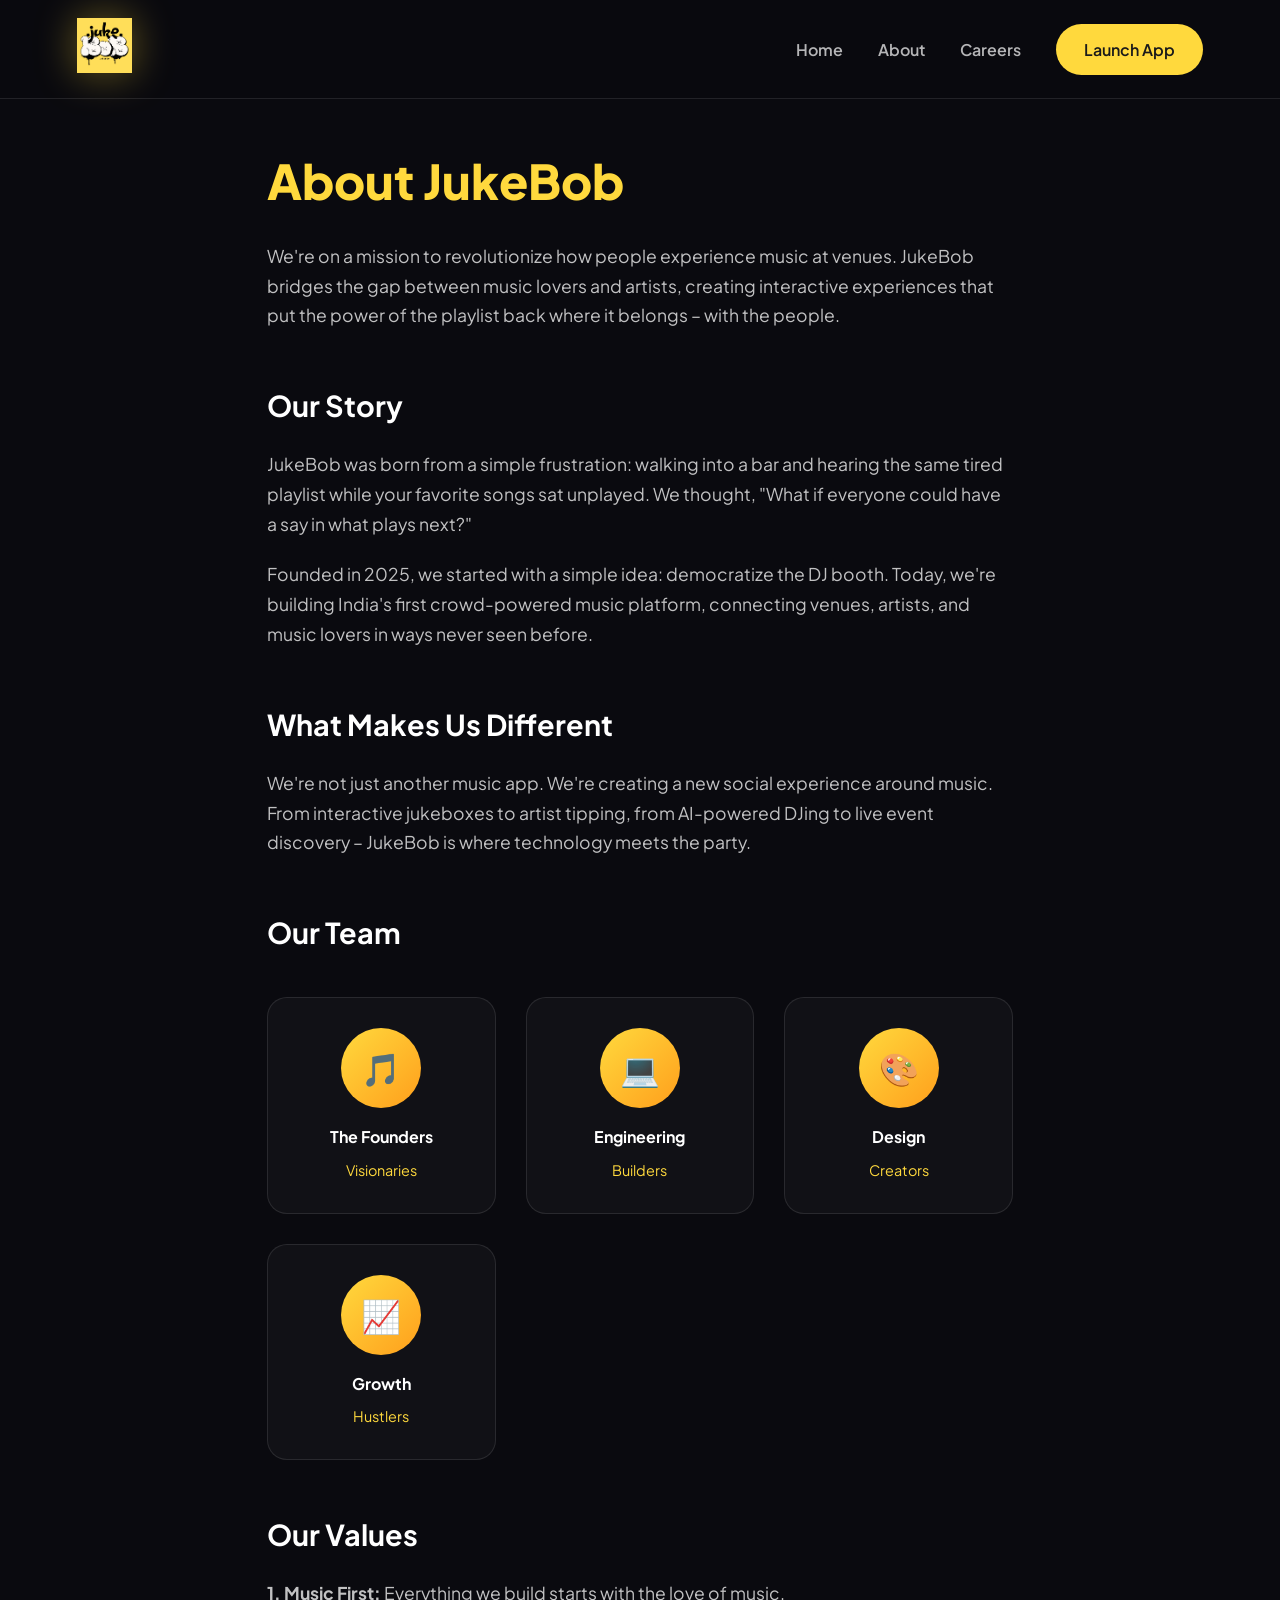
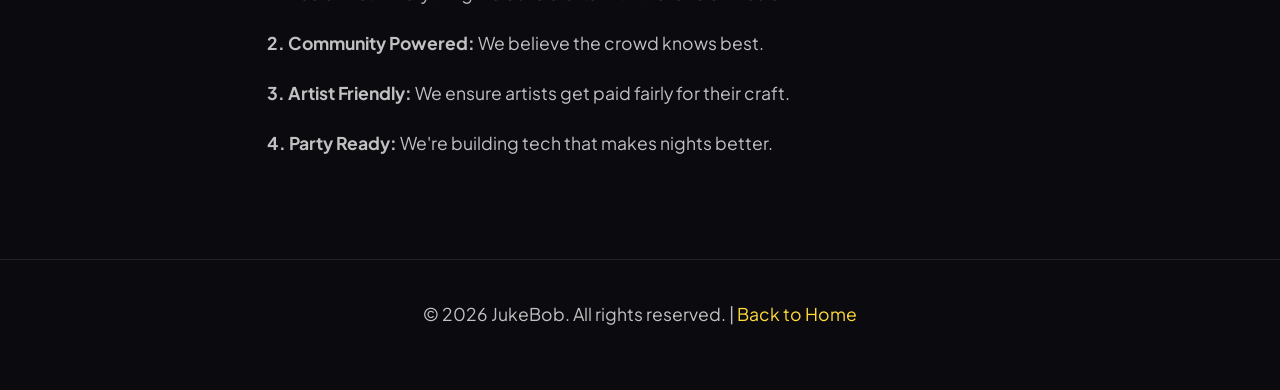
<file: frontend/about.html>
<!DOCTYPE html>
<html lang="en">

<head>
    <meta charset="UTF-8">
    <meta name="viewport" content="width=device-width, initial-scale=1.0">
    <title>About Us | JukeBob</title>
    <link rel="icon" type="image/png" href="icon.png">
    <link href="https://fonts.googleapis.com/css2?family=Plus+Jakarta+Sans:wght@400;500;600;700;800&display=swap"
        rel="stylesheet">
    <style>
        :root {
            --brand-yellow: #FFD93D;
            --brand-orange: #FF9F1C;
            --brand-dark: #0a0a0f;
            --brand-black: #1A1A1A;
            --pure-white: #FFFFFF;
            --gray-border: rgba(255, 255, 255, 0.1);
        }

        * {
            margin: 0;
            padding: 0;
            box-sizing: border-box;
        }

        body {
            font-family: 'Plus Jakarta Sans', sans-serif;
            background: var(--brand-dark);
            color: var(--pure-white);
            line-height: 1.7;
        }

        nav {
            position: fixed;
            top: 0;
            left: 0;
            right: 0;
            padding: 18px 6%;
            display: flex;
            justify-content: space-between;
            align-items: center;
            z-index: 1000;
            background: rgba(10, 10, 15, 0.95);
            backdrop-filter: blur(20px);
            border-bottom: 1px solid var(--gray-border);
        }

        .nav-logo img {
            height: 55px;
            filter: drop-shadow(0 0 20px rgba(255, 217, 61, 0.4));
        }

        .nav-links {
            display: flex;
            gap: 35px;
            align-items: center;
        }

        .nav-links a {
            color: rgba(255, 255, 255, 0.7);
            text-decoration: none;
            font-weight: 600;
            transition: color 0.3s;
        }

        .nav-links a:hover {
            color: var(--brand-yellow);
        }

        .nav-cta {
            background: var(--brand-yellow);
            padding: 12px 28px;
            border-radius: 50px;
            color: var(--brand-black) !important;
            font-weight: 700;
        }

        .page-content {
            max-width: 900px;
            margin: 0 auto;
            padding: 140px 6% 80px;
        }

        h1 {
            font-size: 3rem;
            font-weight: 800;
            margin-bottom: 20px;
            color: var(--brand-yellow);
        }

        h2 {
            font-size: 1.8rem;
            font-weight: 700;
            margin: 50px 0 20px;
            color: var(--pure-white);
        }

        p {
            color: rgba(255, 255, 255, 0.75);
            margin-bottom: 20px;
            font-size: 1.1rem;
        }

        .team-grid {
            display: grid;
            grid-template-columns: repeat(auto-fit, minmax(200px, 1fr));
            gap: 30px;
            margin-top: 40px;
        }

        .team-member {
            background: rgba(255, 255, 255, 0.03);
            border: 1px solid var(--gray-border);
            border-radius: 20px;
            padding: 30px;
            text-align: center;
            transition: all 0.3s ease;
        }

        .team-member:hover {
            border-color: var(--brand-yellow);
            transform: translateY(-5px);
        }

        .team-avatar {
            width: 80px;
            height: 80px;
            background: linear-gradient(135deg, var(--brand-yellow), var(--brand-orange));
            border-radius: 50%;
            display: flex;
            align-items: center;
            justify-content: center;
            font-size: 2rem;
            margin: 0 auto 15px;
        }

        .team-member h4 {
            font-weight: 700;
            margin-bottom: 5px;
        }

        .team-member span {
            color: var(--brand-yellow);
            font-size: 0.9rem;
        }

        footer {
            padding: 40px 6%;
            text-align: center;
            border-top: 1px solid var(--gray-border);
            color: rgba(255, 255, 255, 0.5);
        }

        footer a {
            color: var(--brand-yellow);
            text-decoration: none;
        }
    </style>
</head>

<body>
    <nav>
        <a href="landing.html" class="nav-logo">
            <img src="jukebob_logo.png" alt="JukeBob">
        </a>
        <div class="nav-links">
            <a href="landing.html">Home</a>
            <a href="about.html">About</a>
            <a href="careers.html">Careers</a>
            <a href="http://localhost:8080" class="nav-cta">Launch App</a>
        </div>
    </nav>

    <div class="page-content">
        <h1>About JukeBob</h1>
        <p>
            We're on a mission to revolutionize how people experience music at venues. JukeBob bridges the gap
            between music lovers and artists, creating interactive experiences that put the power of the playlist
            back where it belongs – with the people.
        </p>

        <h2>Our Story</h2>
        <p>
            JukeBob was born from a simple frustration: walking into a bar and hearing the same tired playlist
            while your favorite songs sat unplayed. We thought, "What if everyone could have a say in what plays next?"
        </p>
        <p>
            Founded in 2025, we started with a simple idea: democratize the DJ booth. Today, we're building
            India's first crowd-powered music platform, connecting venues, artists, and music lovers in ways
            never seen before.
        </p>

        <h2>What Makes Us Different</h2>
        <p>
            We're not just another music app. We're creating a new social experience around music. From interactive
            jukeboxes to artist tipping, from AI-powered DJing to live event discovery – JukeBob is where technology
            meets the party.
        </p>

        <h2>Our Team</h2>
        <div class="team-grid">
            <div class="team-member">
                <div class="team-avatar">🎵</div>
                <h4>The Founders</h4>
                <span>Visionaries</span>
            </div>
            <div class="team-member">
                <div class="team-avatar">💻</div>
                <h4>Engineering</h4>
                <span>Builders</span>
            </div>
            <div class="team-member">
                <div class="team-avatar">🎨</div>
                <h4>Design</h4>
                <span>Creators</span>
            </div>
            <div class="team-member">
                <div class="team-avatar">📈</div>
                <h4>Growth</h4>
                <span>Hustlers</span>
            </div>
        </div>

        <h2>Our Values</h2>
        <p><strong>1. Music First:</strong> Everything we build starts with the love of music.</p>
        <p><strong>2. Community Powered:</strong> We believe the crowd knows best.</p>
        <p><strong>3. Artist Friendly:</strong> We ensure artists get paid fairly for their craft.</p>
        <p><strong>4. Party Ready:</strong> We're building tech that makes nights better.</p>
    </div>

    <footer>
        <p>© 2026 JukeBob. All rights reserved. | <a href="landing.html">Back to Home</a></p>
    </footer>
</body>

</html>
</file>
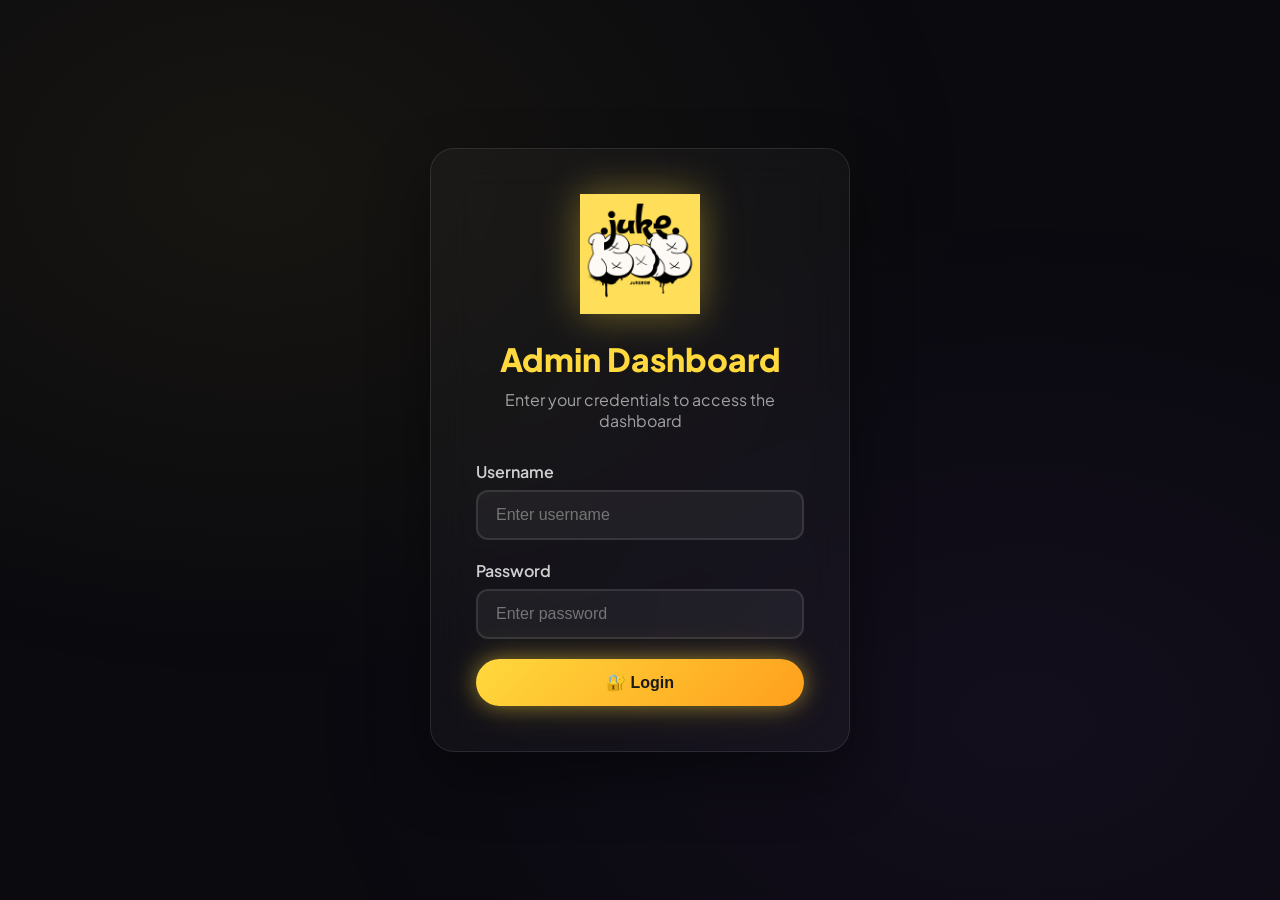
<file: frontend/admin.html>
<!DOCTYPE html>
<html lang="en">

<head>
    <meta charset="UTF-8">
    <meta name="viewport" content="width=device-width, initial-scale=1.0">
    <title>JukeBob Admin Dashboard</title>
    <link href="https://fonts.googleapis.com/css2?family=Plus+Jakarta+Sans:wght@400;500;600;700;800&display=swap"
        rel="stylesheet">
    <style>
        :root {
            --brand-yellow: #FFD93D;
            --brand-orange: #FF9F1C;
            --brand-dark: #0a0a0f;
            --brand-black: #1A1A1A;
            --neon-pink: #FF2D95;
            --neon-purple: #A855F7;
            --accent-green: #22C55E;
            --accent-red: #EF4444;
            --pure-white: #FFFFFF;
            --gray-border: rgba(255, 255, 255, 0.1);
            --glow-yellow: 0 0 20px rgba(255, 217, 61, 0.4), 0 0 40px rgba(255, 217, 61, 0.2);
        }

        * {
            margin: 0;
            padding: 0;
            box-sizing: border-box;
        }

        body {
            font-family: 'Plus Jakarta Sans', sans-serif;
            background: var(--brand-dark);
            min-height: 100vh;
            color: var(--pure-white);
            position: relative;
        }

        body::before {
            content: '';
            position: fixed;
            top: 0;
            left: 0;
            width: 100%;
            height: 100%;
            background:
                radial-gradient(ellipse at 20% 20%, rgba(255, 217, 61, 0.06) 0%, transparent 50%),
                radial-gradient(ellipse at 80% 80%, rgba(168, 85, 247, 0.06) 0%, transparent 50%);
            pointer-events: none;
            z-index: 0;
        }

        /* Login Page */
        .login-container {
            display: flex;
            justify-content: center;
            align-items: center;
            min-height: 100vh;
            padding: 20px;
            position: relative;
            z-index: 1;
        }

        .login-box {
            background: rgba(255, 255, 255, 0.03);
            backdrop-filter: blur(20px);
            border-radius: 24px;
            padding: 45px;
            width: 100%;
            max-width: 420px;
            border: 1px solid var(--gray-border);
            box-shadow: 0 25px 60px rgba(0, 0, 0, 0.4);
        }

        .login-logo {
            display: block;
            width: 120px;
            margin: 0 auto 25px;
            filter: drop-shadow(0 0 20px rgba(255, 217, 61, 0.4));
        }

        .login-box h1 {
            text-align: center;
            margin-bottom: 10px;
            color: var(--brand-yellow);
            font-weight: 800;
        }

        .login-box p {
            text-align: center;
            color: rgba(255, 255, 255, 0.6);
            margin-bottom: 30px;
        }

        .form-group {
            margin-bottom: 20px;
        }

        .form-group label {
            display: block;
            margin-bottom: 8px;
            font-weight: 600;
            color: rgba(255, 255, 255, 0.8);
        }

        .form-group input,
        .form-group select,
        .form-group textarea {
            width: 100%;
            padding: 14px 18px;
            border: 2px solid var(--gray-border);
            border-radius: 12px;
            background: rgba(255, 255, 255, 0.05);
            color: var(--pure-white);
            font-size: 1rem;
            transition: all 0.3s ease;
        }

        .form-group input:focus,
        .form-group select:focus,
        .form-group textarea:focus {
            outline: none;
            border-color: var(--brand-yellow);
            box-shadow: 0 0 0 3px rgba(255, 217, 61, 0.1);
        }

        /* Fix dropdown options visibility */
        .form-group select option {
            background: #1a1a1a;
            color: #ffffff;
            padding: 10px;
        }

        .btn {
            padding: 14px 28px;
            border: none;
            border-radius: 50px;
            font-size: 1rem;
            font-weight: 700;
            cursor: pointer;
            transition: all 0.3s ease;
        }

        .btn-primary {
            background: linear-gradient(135deg, var(--brand-yellow), var(--brand-orange));
            color: var(--brand-black);
            width: 100%;
            box-shadow: var(--glow-yellow);
        }

        .btn-primary:hover {
            transform: translateY(-3px);
            box-shadow: 0 0 30px rgba(255, 217, 61, 0.6), 0 0 60px rgba(255, 217, 61, 0.3);
        }

        .btn-success {
            background: linear-gradient(135deg, var(--accent-green), #10B981);
            color: var(--pure-white);
        }

        .btn-danger {
            background: linear-gradient(135deg, var(--accent-red), #DC2626);
            color: var(--pure-white);
        }

        .btn-secondary {
            background: rgba(255, 255, 255, 0.1);
            color: var(--pure-white);
            border: 1px solid var(--gray-border);
        }

        .btn-secondary:hover {
            border-color: var(--brand-yellow);
            color: var(--brand-yellow);
        }

        .btn-sm {
            padding: 10px 18px;
            font-size: 0.85rem;
        }

        .error-msg {
            color: var(--accent-red);
            text-align: center;
            margin-top: 15px;
            display: none;
        }

        /* Dashboard Layout */
        .dashboard-container {
            display: none;
            padding: 20px;
            max-width: 1400px;
            margin: 0 auto;
        }

        .dashboard-header {
            display: flex;
            justify-content: space-between;
            align-items: center;
            margin-bottom: 30px;
            padding-bottom: 20px;
            border-bottom: 1px solid rgba(255, 255, 255, 0.1);
        }

        .dashboard-header h1 {
            color: #ff6b6b;
        }

        .tab-nav {
            display: flex;
            gap: 10px;
            margin-bottom: 30px;
        }

        .tab-btn {
            padding: 12px 25px;
            border: 2px solid rgba(255, 255, 255, 0.2);
            border-radius: 10px;
            background: transparent;
            color: #fff;
            font-size: 1rem;
            font-weight: 600;
            cursor: pointer;
            transition: all 0.3s ease;
        }

        .tab-btn.active {
            background: linear-gradient(135deg, #ff6b6b, #ee5a5a);
            border-color: #ff6b6b;
        }

        .tab-btn:hover:not(.active) {
            border-color: #ff6b6b;
        }

        .tab-content {
            display: none;
        }

        .tab-content.active {
            display: block;
        }

        /* Event Form */
        .add-section {
            background: rgba(255, 255, 255, 0.05);
            border-radius: 15px;
            padding: 25px;
            margin-bottom: 30px;
            border: 1px solid rgba(255, 255, 255, 0.1);
        }

        .add-section h2 {
            margin-bottom: 20px;
            display: flex;
            align-items: center;
            gap: 10px;
        }

        .form-row {
            display: grid;
            grid-template-columns: repeat(auto-fit, minmax(200px, 1fr));
            gap: 15px;
            margin-bottom: 15px;
        }

        /* Event List */
        .list-section h2 {
            margin-bottom: 20px;
            display: flex;
            align-items: center;
            gap: 10px;
        }

        .event-card,
        .game-card {
            background: rgba(255, 255, 255, 0.05);
            border-radius: 12px;
            padding: 20px;
            margin-bottom: 15px;
            border: 1px solid rgba(255, 255, 255, 0.1);
            display: flex;
            gap: 20px;
            align-items: center;
        }

        .event-card.expired {
            opacity: 0.5;
            border-color: rgba(255, 0, 0, 0.3);
        }

        .event-card.approved {
            border-color: rgba(76, 175, 80, 0.5);
        }

        .event-image {
            width: 100px;
            height: 100px;
            border-radius: 10px;
            object-fit: cover;
            background: rgba(255, 255, 255, 0.1);
        }

        .event-details {
            flex: 1;
        }

        .event-details h3 {
            margin-bottom: 8px;
            color: #fff;
        }

        .event-details p {
            color: #aaa;
            font-size: 0.9rem;
            margin-bottom: 5px;
        }

        .event-tag {
            display: inline-block;
            padding: 4px 10px;
            border-radius: 15px;
            font-size: 0.75rem;
            font-weight: 600;
            text-transform: uppercase;
        }

        .tag-available {
            background: rgba(76, 175, 80, 0.2);
            color: #4CAF50;
        }

        .tag-filling_soon {
            background: rgba(255, 152, 0, 0.2);
            color: #FF9800;
        }

        .tag-sold_out {
            background: rgba(244, 67, 54, 0.2);
            color: #f44336;
        }

        .event-actions {
            display: flex;
            flex-direction: column;
            gap: 8px;
        }

        .status-badge {
            padding: 4px 10px;
            border-radius: 15px;
            font-size: 0.75rem;
            font-weight: 600;
            text-align: center;
        }

        .status-approved {
            background: rgba(76, 175, 80, 0.2);
            color: #4CAF50;
        }

        .status-pending {
            background: rgba(255, 152, 0, 0.2);
            color: #FF9800;
        }

        .status-expired {
            background: rgba(244, 67, 54, 0.2);
            color: #f44336;
        }

        .no-items {
            text-align: center;
            padding: 40px;
            color: #888;
        }

        /* Toast */
        .toast {
            position: fixed;
            bottom: 20px;
            right: 20px;
            padding: 15px 25px;
            border-radius: 10px;
            background: #333;
            color: #fff;
            z-index: 1000;
            animation: slideIn 0.3s ease;
            display: none;
        }

        .toast.success {
            background: #4CAF50;
        }

        .toast.error {
            background: #f44336;
        }

        @keyframes slideIn {
            from {
                transform: translateX(100px);
                opacity: 0;
            }

            to {
                transform: translateX(0);
                opacity: 1;
            }
        }

        /* Responsive */
        @media (max-width: 768px) {
            .event-card {
                flex-direction: column;
                text-align: center;
            }

            .event-actions {
                flex-direction: row;
                justify-content: center;
            }

            .form-row {
                grid-template-columns: 1fr;
            }
        }
    </style>
</head>

<body>
    <!-- Login Page -->
    <div id="login-page" class="login-container">
        <div class="login-box">
            <img src="jukebob_logo.png" alt="JukeBob" class="login-logo">
            <h1>Admin Dashboard</h1>
            <p>Enter your credentials to access the dashboard</p>

            <form id="login-form">
                <div class="form-group">
                    <label>Username</label>
                    <input type="text" id="username" placeholder="Enter username" required>
                </div>
                <div class="form-group">
                    <label>Password</label>
                    <input type="password" id="password" placeholder="Enter password" required>
                </div>
                <button type="submit" class="btn btn-primary">🔐 Login</button>
                <p id="login-error" class="error-msg">Invalid credentials</p>
            </form>
        </div>
    </div>

    <!-- Dashboard -->
    <div id="dashboard" class="dashboard-container">
        <div class="dashboard-header">
            <h1>🎵 JukeBob Admin Dashboard</h1>
            <button class="btn btn-secondary" onclick="logout()">🚪 Logout</button>
        </div>

        <!-- Tab Navigation -->
        <div class="tab-nav">
            <button class="tab-btn active" onclick="switchTab('wtpt')">🎉 WTPT Dashboard</button>
            <button class="tab-btn" onclick="switchTab('games')">🎮 Games Dashboard</button>
        </div>

        <!-- WTPT Tab -->
        <div id="wtpt-tab" class="tab-content active">
            <!-- Add Event Form -->
            <div class="add-section">
                <h2>➕ Add New Event</h2>
                <form id="event-form">
                    <div class="form-row">
                        <div class="form-group">
                            <label>Event Title *</label>
                            <input type="text" id="event-title" placeholder="e.g., Arijit Singh Live" required>
                        </div>
                        <div class="form-group">
                            <label>Booking Link *</label>
                            <input type="url" id="event-link" placeholder="https://bookmyshow.com/..." required>
                        </div>
                    </div>
                    <div class="form-row">
                        <div class="form-group">
                            <label>Image URL</label>
                            <input type="url" id="event-image" placeholder="https://example.com/image.jpg">
                        </div>
                        <div class="form-group">
                            <label>Tag *</label>
                            <select id="event-tag" required>
                                <option value="available">🟢 Available</option>
                                <option value="filling_soon">🟡 Filling Soon</option>
                                <option value="sold_out">🔴 Sold Out</option>
                            </select>
                        </div>
                    </div>
                    <div class="form-row">
                        <div class="form-group">
                            <label>Date & Time *</label>
                            <input type="datetime-local" id="event-datetime" required>
                        </div>
                        <div class="form-group">
                            <label>Venue *</label>
                            <input type="text" id="event-venue" placeholder="e.g., MMRDA Grounds, Mumbai" required>
                        </div>
                    </div>
                    <div class="form-row">
                        <div class="form-group">
                            <label>City *</label>
                            <select id="event-city" required>
                                <option value="mumbai">Mumbai</option>
                                <option value="delhi">Delhi</option>
                                <option value="bangalore">Bangalore</option>
                                <option value="chennai">Chennai</option>
                                <option value="hyderabad">Hyderabad</option>
                                <option value="pune">Pune</option>
                                <option value="kolkata">Kolkata</option>
                                <option value="goa">Goa</option>
                            </select>
                        </div>
                        <div class="form-group">
                            <label>Price *</label>
                            <input type="text" id="event-price" placeholder="e.g., ₹500 onwards" required>
                        </div>
                    </div>
                    <button type="submit" class="btn btn-success">✅ Add Event</button>
                </form>
            </div>

            <!-- Event List -->
            <div class="list-section">
                <h2>📋 All Events</h2>
                <div id="events-list">
                    <div class="no-items">Loading events...</div>
                </div>
            </div>
        </div>

        <!-- Games Tab -->
        <div id="games-tab" class="tab-content">
            <!-- Add Game Form -->
            <div class="add-section">
                <h2>➕ Add New Game</h2>
                <form id="game-form">
                    <div class="form-row">
                        <div class="form-group">
                            <label>Game Name *</label>
                            <input type="text" id="game-name" placeholder="e.g., Music Trivia" required>
                        </div>
                        <div class="form-group">
                            <label>Game Type *</label>
                            <select id="game-type" required>
                                <option value="trivia">🧠 Trivia</option>
                                <option value="puzzle">🧩 Puzzle</option>
                                <option value="multiplayer">👥 Multiplayer</option>
                                <option value="arcade">🕹️ Arcade</option>
                            </select>
                        </div>
                    </div>
                    <div class="form-row">
                        <div class="form-group">
                            <label>Description *</label>
                            <textarea id="game-description" rows="3" placeholder="Describe the game..."
                                required></textarea>
                        </div>
                        <div class="form-group">
                            <label>Image URL</label>
                            <input type="url" id="game-image" placeholder="https://example.com/game.jpg">
                        </div>
                    </div>
                    <button type="submit" class="btn btn-success">✅ Add Game</button>
                </form>
            </div>

            <!-- Game List -->
            <div class="list-section">
                <h2>🎮 All Games</h2>
                <div id="games-list">
                    <div class="no-items">Loading games...</div>
                </div>
            </div>
        </div>
    </div>

    <!-- Toast -->
    <div id="toast" class="toast"></div>

    <script>
        let adminToken = localStorage.getItem('admin_token') || '';

        // Check if already logged in
        document.addEventListener('DOMContentLoaded', () => {
            if (adminToken) {
                verifySession();
            }
        });

        async function verifySession() {
            try {
                const response = await fetch(`/api/admin/verify?token=${adminToken}`);
                if (response.ok) {
                    showDashboard();
                } else {
                    localStorage.removeItem('admin_token');
                    adminToken = '';
                }
            } catch (e) {
                console.error('Session verification failed');
            }
        }

        // Login Form
        document.getElementById('login-form').addEventListener('submit', async (e) => {
            e.preventDefault();

            const username = document.getElementById('username').value;
            const password = document.getElementById('password').value;

            try {
                const response = await fetch('/api/admin/login', {
                    method: 'POST',
                    headers: { 'Content-Type': 'application/json' },
                    body: JSON.stringify({ username, password })
                });

                const data = await response.json();

                if (response.ok && data.success) {
                    adminToken = data.token;
                    localStorage.setItem('admin_token', adminToken);
                    showDashboard();
                } else {
                    document.getElementById('login-error').style.display = 'block';
                }
            } catch (error) {
                console.error('Login failed:', error);
                document.getElementById('login-error').style.display = 'block';
            }
        });

        function showDashboard() {
            document.getElementById('login-page').style.display = 'none';
            document.getElementById('dashboard').style.display = 'block';
            loadEvents();
            loadGames();
        }

        async function logout() {
            try {
                await fetch(`/api/admin/logout?token=${adminToken}`, { method: 'POST' });
            } catch (e) { }

            localStorage.removeItem('admin_token');
            adminToken = '';
            document.getElementById('dashboard').style.display = 'none';
            document.getElementById('login-page').style.display = 'flex';
        }

        // Tab Switching
        function switchTab(tab) {
            document.querySelectorAll('.tab-btn').forEach(btn => btn.classList.remove('active'));
            document.querySelectorAll('.tab-content').forEach(content => content.classList.remove('active'));

            event.target.classList.add('active');
            document.getElementById(`${tab}-tab`).classList.add('active');
        }

        // Toast
        function showToast(message, type = 'success') {
            const toast = document.getElementById('toast');
            toast.textContent = message;
            toast.className = `toast ${type}`;
            toast.style.display = 'block';

            setTimeout(() => {
                toast.style.display = 'none';
            }, 3000);
        }

        // ============== EVENTS ==============
        async function loadEvents() {
            try {
                const response = await fetch(`/api/admin/events?token=${adminToken}`);
                const data = await response.json();

                if (data.events && data.events.length > 0) {
                    renderEvents(data.events);
                } else {
                    document.getElementById('events-list').innerHTML = '<div class="no-items">No events yet. Add your first event above!</div>';
                }
            } catch (error) {
                console.error('Failed to load events:', error);
            }
        }

        function renderEvents(events) {
            const list = document.getElementById('events-list');

            list.innerHTML = events.map(event => {
                const statusClass = event.expired ? 'expired' : (event.approved ? 'approved' : '');
                const statusBadge = event.expired
                    ? '<span class="status-badge status-expired">Expired</span>'
                    : (event.approved
                        ? '<span class="status-badge status-approved">✅ Live</span>'
                        : '<span class="status-badge status-pending">⏳ Pending</span>');

                return `
                    <div class="event-card ${statusClass}">
                        <img class="event-image" src="${event.image_url || 'https://images.unsplash.com/photo-1493225457124-a3eb161ffa5f?w=400'}" alt="${event.title}">
                        <div class="event-details">
                            <h3>${event.title}</h3>
                            <p>📍 ${event.venue} | 🏙️ ${event.city}</p>
                            <p>📅 ${new Date(event.event_datetime).toLocaleString()}</p>
                            <p>💰 ${event.price}</p>
                            <span class="event-tag tag-${event.tag}">${event.tag.replace('_', ' ')}</span>
                        </div>
                        <div class="event-actions">
                            ${statusBadge}
                            ${!event.expired ? `
                                <button class="btn btn-sm ${event.approved ? 'btn-secondary' : 'btn-success'}" onclick="toggleApprove('${event.id}', ${!event.approved})">
                                    ${event.approved ? '❌ Unapprove' : '✅ Approve'}
                                </button>
                            ` : ''}
                            <button class="btn btn-sm btn-danger" onclick="deleteEvent('${event.id}')">🗑️ Delete</button>
                        </div>
                    </div>
                `;
            }).join('');
        }

        document.getElementById('event-form').addEventListener('submit', async (e) => {
            e.preventDefault();

            const event = {
                title: document.getElementById('event-title').value,
                link: document.getElementById('event-link').value,
                image_url: document.getElementById('event-image').value,
                tag: document.getElementById('event-tag').value,
                event_datetime: document.getElementById('event-datetime').value,
                venue: document.getElementById('event-venue').value,
                city: document.getElementById('event-city').value,
                price: document.getElementById('event-price').value
            };

            try {
                const response = await fetch(`/api/admin/events?token=${adminToken}`, {
                    method: 'POST',
                    headers: { 'Content-Type': 'application/json' },
                    body: JSON.stringify(event)
                });

                if (response.ok) {
                    showToast('Event added successfully!');
                    e.target.reset();
                    loadEvents();
                } else {
                    showToast('Failed to add event', 'error');
                }
            } catch (error) {
                showToast('Error adding event', 'error');
            }
        });

        async function toggleApprove(eventId, approve) {
            try {
                const response = await fetch(`/api/admin/events/${eventId}/approve?token=${adminToken}&approved=${approve}`, {
                    method: 'POST'
                });

                if (response.ok) {
                    showToast(approve ? 'Event approved!' : 'Event unapproved');
                    loadEvents();
                }
            } catch (error) {
                showToast('Failed to update event', 'error');
            }
        }

        async function deleteEvent(eventId) {
            if (!confirm('Are you sure you want to delete this event?')) return;

            try {
                const response = await fetch(`/api/admin/events/${eventId}?token=${adminToken}`, {
                    method: 'DELETE'
                });

                if (response.ok) {
                    showToast('Event deleted');
                    loadEvents();
                }
            } catch (error) {
                showToast('Failed to delete event', 'error');
            }
        }

        // ============== GAMES ==============
        async function loadGames() {
            try {
                const response = await fetch(`/api/admin/games?token=${adminToken}`);
                const data = await response.json();

                if (data.games && data.games.length > 0) {
                    renderGames(data.games);
                } else {
                    document.getElementById('games-list').innerHTML = '<div class="no-items">No games yet. Add your first game above!</div>';
                }
            } catch (error) {
                console.error('Failed to load games:', error);
            }
        }

        function renderGames(games) {
            const list = document.getElementById('games-list');

            list.innerHTML = games.map(game => {
                const statusBadge = game.approved
                    ? '<span class="status-badge status-approved">✅ Published</span>'
                    : '<span class="status-badge status-pending">⏳ Draft</span>';

                return `
                    <div class="game-card ${game.approved ? 'approved' : ''}">
                        <img class="event-image" src="${game.image_url || 'https://images.unsplash.com/photo-1511512578047-dfb367046420?w=400'}" alt="${game.name}">
                        <div class="event-details">
                            <h3>${game.name}</h3>
                            <p>🎮 ${game.game_type}</p>
                            <p>${game.description}</p>
                        </div>
                        <div class="event-actions">
                            ${statusBadge}
                            <button class="btn btn-sm ${game.approved ? 'btn-secondary' : 'btn-success'}" onclick="toggleGameApprove('${game.id}', ${!game.approved})">
                                ${game.approved ? '📦 Unpublish' : '🚀 Publish'}
                            </button>
                            <button class="btn btn-sm btn-danger" onclick="deleteGame('${game.id}')">🗑️ Delete</button>
                        </div>
                    </div>
                `;
            }).join('');
        }

        document.getElementById('game-form').addEventListener('submit', async (e) => {
            e.preventDefault();

            const game = {
                name: document.getElementById('game-name').value,
                description: document.getElementById('game-description').value,
                image_url: document.getElementById('game-image').value,
                game_type: document.getElementById('game-type').value
            };

            try {
                const response = await fetch(`/api/admin/games?token=${adminToken}`, {
                    method: 'POST',
                    headers: { 'Content-Type': 'application/json' },
                    body: JSON.stringify(game)
                });

                if (response.ok) {
                    showToast('Game added successfully!');
                    e.target.reset();
                    loadGames();
                } else {
                    showToast('Failed to add game', 'error');
                }
            } catch (error) {
                showToast('Error adding game', 'error');
            }
        });

        async function toggleGameApprove(gameId, approve) {
            try {
                const response = await fetch(`/api/admin/games/${gameId}/approve?token=${adminToken}&approved=${approve}`, {
                    method: 'POST'
                });

                if (response.ok) {
                    showToast(approve ? 'Game published!' : 'Game unpublished');
                    loadGames();
                }
            } catch (error) {
                showToast('Failed to update game', 'error');
            }
        }

        async function deleteGame(gameId) {
            if (!confirm('Are you sure you want to delete this game?')) return;

            try {
                const response = await fetch(`/api/admin/games/${gameId}?token=${adminToken}`, {
                    method: 'DELETE'
                });

                if (response.ok) {
                    showToast('Game deleted');
                    loadGames();
                }
            } catch (error) {
                showToast('Failed to delete game', 'error');
            }
        }
    </script>
</body>

</html>
</file>
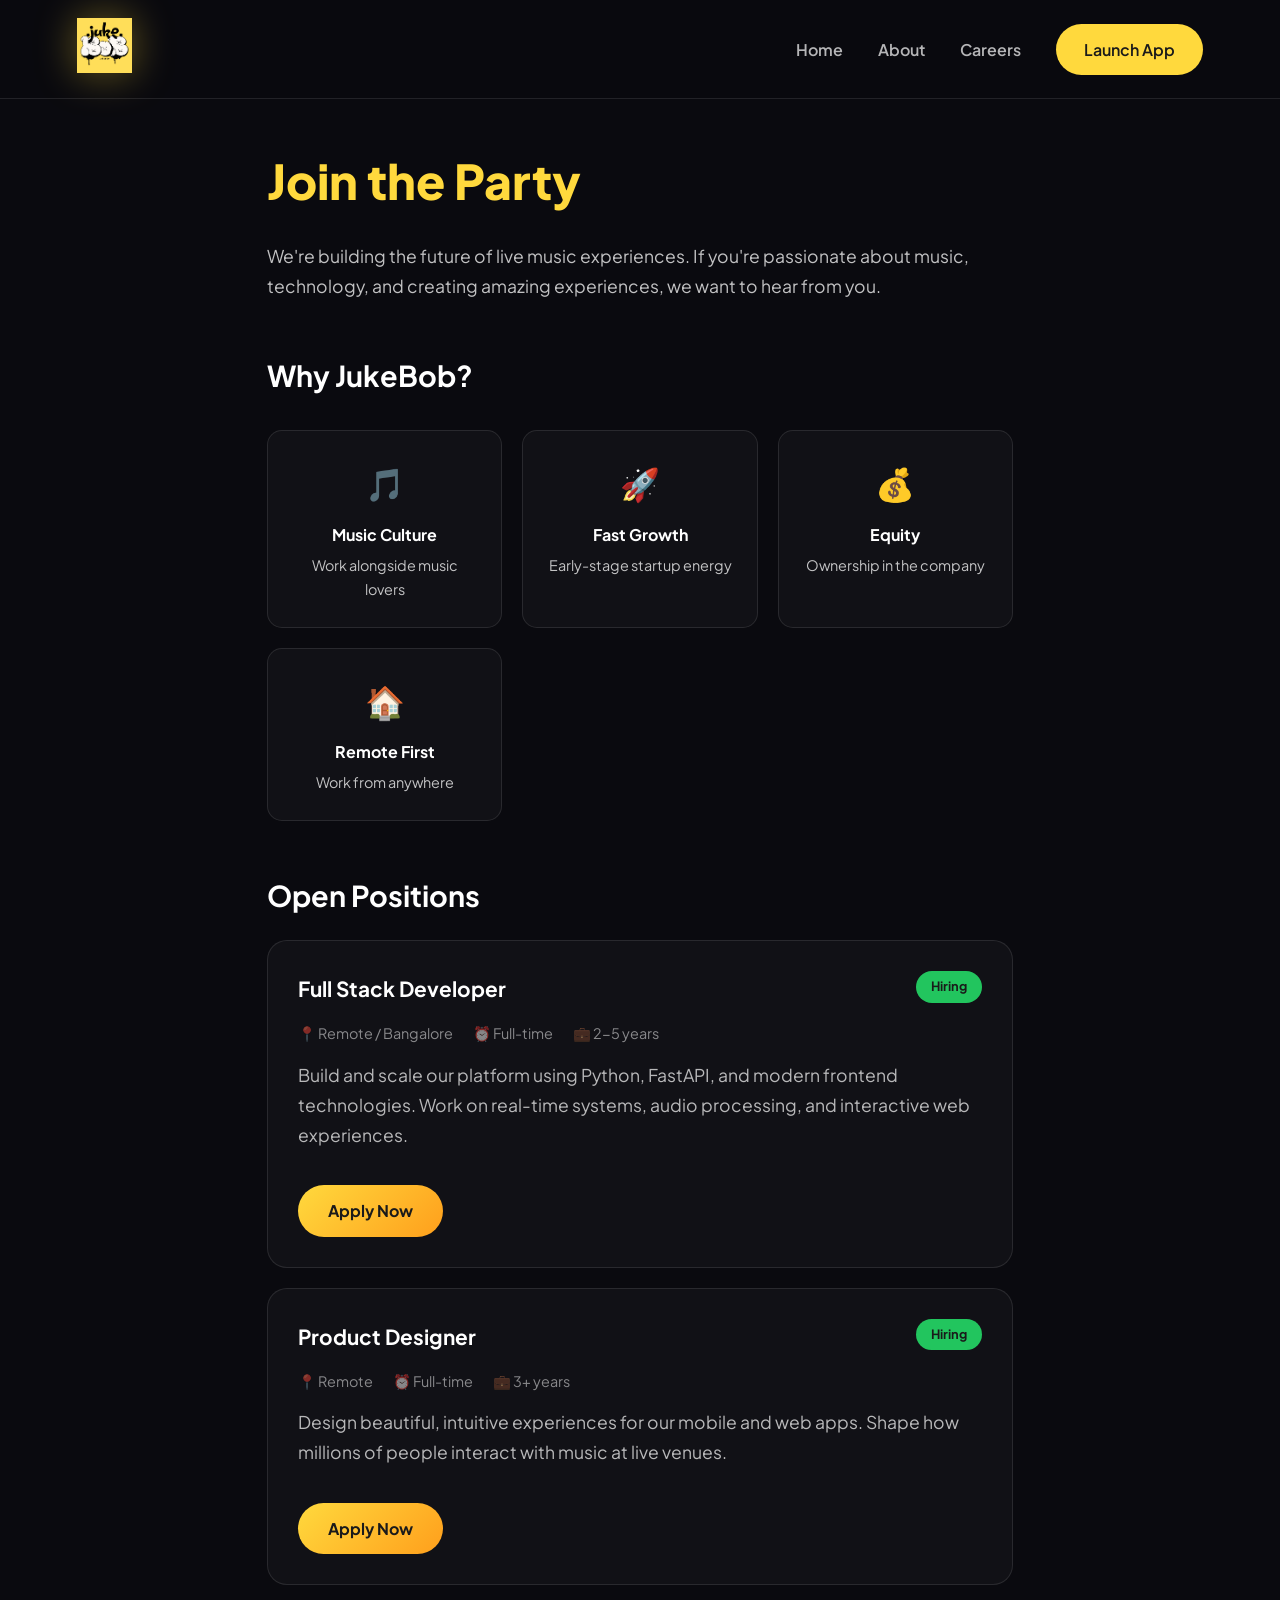
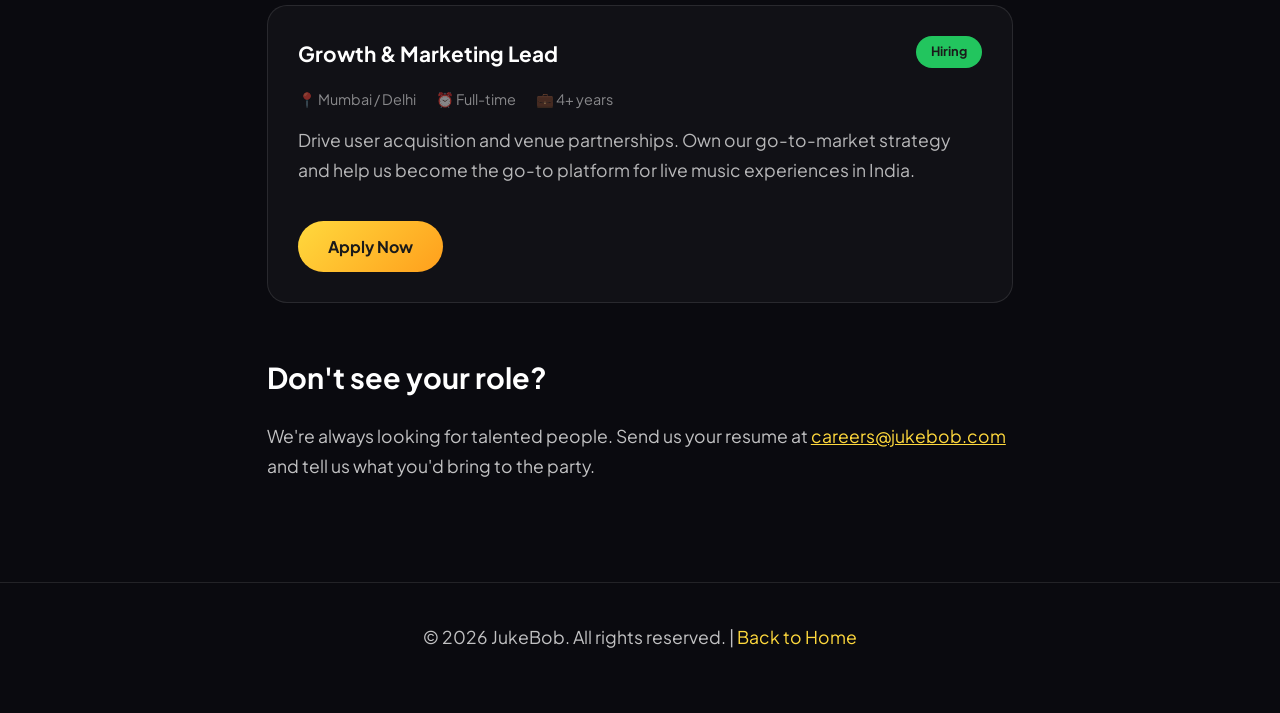
<file: frontend/careers.html>
<!DOCTYPE html>
<html lang="en">

<head>
    <meta charset="UTF-8">
    <meta name="viewport" content="width=device-width, initial-scale=1.0">
    <title>Careers | JukeBob</title>
    <link rel="icon" type="image/png" href="icon.png">
    <link href="https://fonts.googleapis.com/css2?family=Plus+Jakarta+Sans:wght@400;500;600;700;800&display=swap"
        rel="stylesheet">
    <style>
        :root {
            --brand-yellow: #FFD93D;
            --brand-orange: #FF9F1C;
            --brand-dark: #0a0a0f;
            --brand-black: #1A1A1A;
            --pure-white: #FFFFFF;
            --gray-border: rgba(255, 255, 255, 0.1);
            --accent-green: #22C55E;
        }

        * {
            margin: 0;
            padding: 0;
            box-sizing: border-box;
        }

        body {
            font-family: 'Plus Jakarta Sans', sans-serif;
            background: var(--brand-dark);
            color: var(--pure-white);
            line-height: 1.7;
        }

        nav {
            position: fixed;
            top: 0;
            left: 0;
            right: 0;
            padding: 18px 6%;
            display: flex;
            justify-content: space-between;
            align-items: center;
            z-index: 1000;
            background: rgba(10, 10, 15, 0.95);
            backdrop-filter: blur(20px);
            border-bottom: 1px solid var(--gray-border);
        }

        .nav-logo img {
            height: 55px;
            filter: drop-shadow(0 0 20px rgba(255, 217, 61, 0.4));
        }

        .nav-links {
            display: flex;
            gap: 35px;
            align-items: center;
        }

        .nav-links a {
            color: rgba(255, 255, 255, 0.7);
            text-decoration: none;
            font-weight: 600;
            transition: color 0.3s;
        }

        .nav-links a:hover {
            color: var(--brand-yellow);
        }

        .nav-cta {
            background: var(--brand-yellow);
            padding: 12px 28px;
            border-radius: 50px;
            color: var(--brand-black) !important;
            font-weight: 700;
        }

        .page-content {
            max-width: 900px;
            margin: 0 auto;
            padding: 140px 6% 80px;
        }

        h1 {
            font-size: 3rem;
            font-weight: 800;
            margin-bottom: 20px;
            color: var(--brand-yellow);
        }

        h2 {
            font-size: 1.8rem;
            font-weight: 700;
            margin: 50px 0 20px;
            color: var(--pure-white);
        }

        p {
            color: rgba(255, 255, 255, 0.75);
            margin-bottom: 20px;
            font-size: 1.1rem;
        }

        .job-card {
            background: rgba(255, 255, 255, 0.03);
            border: 1px solid var(--gray-border);
            border-radius: 20px;
            padding: 30px;
            margin-bottom: 20px;
            transition: all 0.3s ease;
        }

        .job-card:hover {
            border-color: var(--brand-yellow);
            transform: translateX(5px);
        }

        .job-header {
            display: flex;
            justify-content: space-between;
            align-items: flex-start;
            margin-bottom: 15px;
        }

        .job-title {
            font-size: 1.3rem;
            font-weight: 700;
        }

        .job-tag {
            background: var(--accent-green);
            color: var(--brand-black);
            padding: 5px 15px;
            border-radius: 50px;
            font-size: 0.8rem;
            font-weight: 700;
        }

        .job-meta {
            display: flex;
            gap: 20px;
            color: rgba(255, 255, 255, 0.5);
            font-size: 0.9rem;
            margin-bottom: 15px;
        }

        .job-description {
            color: rgba(255, 255, 255, 0.7);
        }

        .apply-btn {
            display: inline-block;
            margin-top: 15px;
            background: linear-gradient(135deg, var(--brand-yellow), var(--brand-orange));
            color: var(--brand-black);
            padding: 12px 30px;
            border-radius: 50px;
            text-decoration: none;
            font-weight: 700;
            transition: all 0.3s ease;
        }

        .apply-btn:hover {
            transform: translateY(-2px);
            box-shadow: 0 0 30px rgba(255, 217, 61, 0.4);
        }

        .perks-grid {
            display: grid;
            grid-template-columns: repeat(auto-fit, minmax(200px, 1fr));
            gap: 20px;
            margin-top: 30px;
        }

        .perk-item {
            background: rgba(255, 255, 255, 0.03);
            border: 1px solid var(--gray-border);
            border-radius: 15px;
            padding: 25px;
            text-align: center;
        }

        .perk-icon {
            font-size: 2rem;
            margin-bottom: 10px;
        }

        .perk-item h4 {
            font-weight: 700;
            margin-bottom: 5px;
        }

        .perk-item p {
            font-size: 0.9rem;
            margin: 0;
        }

        footer {
            padding: 40px 6%;
            text-align: center;
            border-top: 1px solid var(--gray-border);
            color: rgba(255, 255, 255, 0.5);
        }

        footer a {
            color: var(--brand-yellow);
            text-decoration: none;
        }
    </style>
</head>

<body>
    <nav>
        <a href="landing.html" class="nav-logo">
            <img src="jukebob_logo.png" alt="JukeBob">
        </a>
        <div class="nav-links">
            <a href="landing.html">Home</a>
            <a href="about.html">About</a>
            <a href="careers.html">Careers</a>
            <a href="http://localhost:8080" class="nav-cta">Launch App</a>
        </div>
    </nav>

    <div class="page-content">
        <h1>Join the Party</h1>
        <p>
            We're building the future of live music experiences. If you're passionate about music,
            technology, and creating amazing experiences, we want to hear from you.
        </p>

        <h2>Why JukeBob?</h2>
        <div class="perks-grid">
            <div class="perk-item">
                <div class="perk-icon">🎵</div>
                <h4>Music Culture</h4>
                <p>Work alongside music lovers</p>
            </div>
            <div class="perk-item">
                <div class="perk-icon">🚀</div>
                <h4>Fast Growth</h4>
                <p>Early-stage startup energy</p>
            </div>
            <div class="perk-item">
                <div class="perk-icon">💰</div>
                <h4>Equity</h4>
                <p>Ownership in the company</p>
            </div>
            <div class="perk-item">
                <div class="perk-icon">🏠</div>
                <h4>Remote First</h4>
                <p>Work from anywhere</p>
            </div>
        </div>

        <h2>Open Positions</h2>

        <div class="job-card">
            <div class="job-header">
                <div class="job-title">Full Stack Developer</div>
                <span class="job-tag">Hiring</span>
            </div>
            <div class="job-meta">
                <span>📍 Remote / Bangalore</span>
                <span>⏰ Full-time</span>
                <span>💼 2-5 years</span>
            </div>
            <p class="job-description">
                Build and scale our platform using Python, FastAPI, and modern frontend technologies.
                Work on real-time systems, audio processing, and interactive web experiences.
            </p>
            <a href="mailto:careers@jukebob.com?subject=Full Stack Developer Application" class="apply-btn">Apply
                Now</a>
        </div>

        <div class="job-card">
            <div class="job-header">
                <div class="job-title">Product Designer</div>
                <span class="job-tag">Hiring</span>
            </div>
            <div class="job-meta">
                <span>📍 Remote</span>
                <span>⏰ Full-time</span>
                <span>💼 3+ years</span>
            </div>
            <p class="job-description">
                Design beautiful, intuitive experiences for our mobile and web apps.
                Shape how millions of people interact with music at live venues.
            </p>
            <a href="mailto:careers@jukebob.com?subject=Product Designer Application" class="apply-btn">Apply Now</a>
        </div>

        <div class="job-card">
            <div class="job-header">
                <div class="job-title">Growth & Marketing Lead</div>
                <span class="job-tag">Hiring</span>
            </div>
            <div class="job-meta">
                <span>📍 Mumbai / Delhi</span>
                <span>⏰ Full-time</span>
                <span>💼 4+ years</span>
            </div>
            <p class="job-description">
                Drive user acquisition and venue partnerships. Own our go-to-market strategy
                and help us become the go-to platform for live music experiences in India.
            </p>
            <a href="mailto:careers@jukebob.com?subject=Growth Lead Application" class="apply-btn">Apply Now</a>
        </div>

        <h2>Don't see your role?</h2>
        <p>
            We're always looking for talented people. Send us your resume at
            <a href="mailto:careers@jukebob.com" style="color: var(--brand-yellow);">careers@jukebob.com</a>
            and tell us what you'd bring to the party.
        </p>
    </div>

    <footer>
        <p>© 2026 JukeBob. All rights reserved. | <a href="landing.html">Back to Home</a></p>
    </footer>
</body>

</html>
</file>
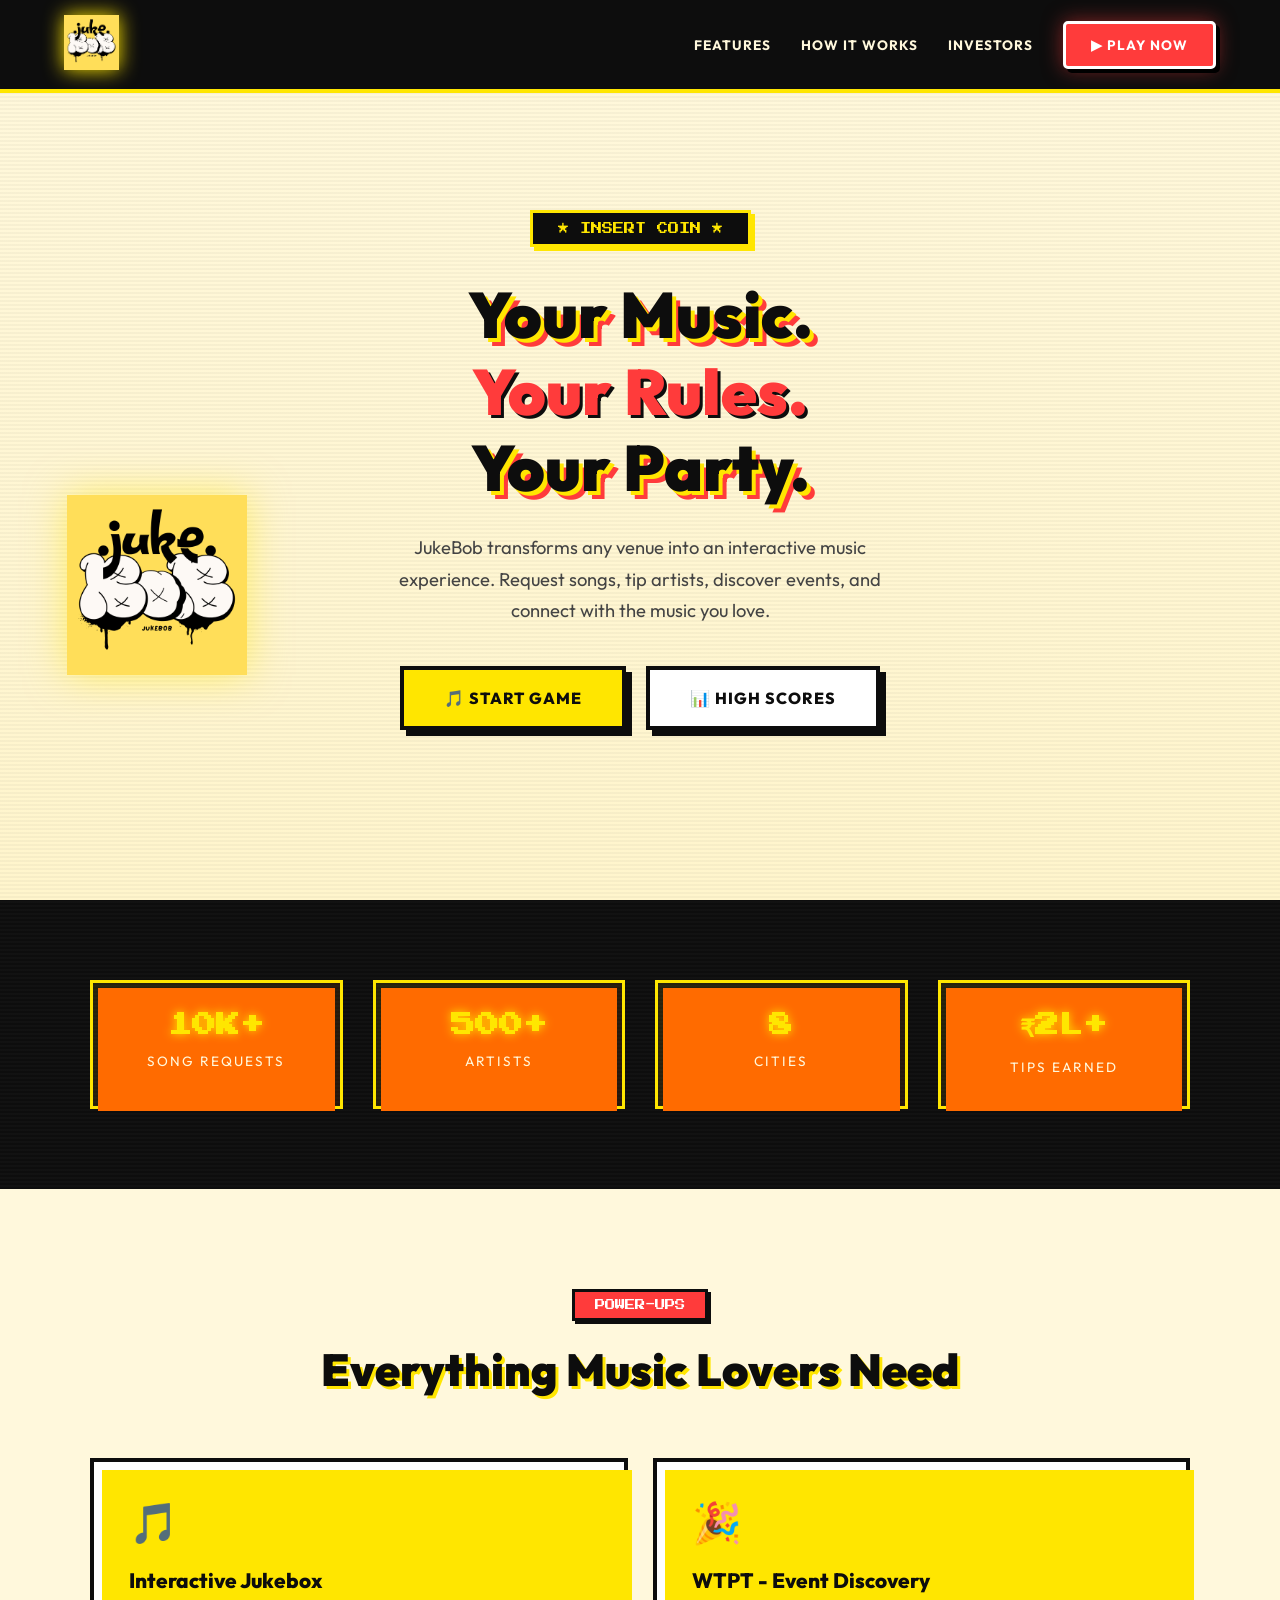
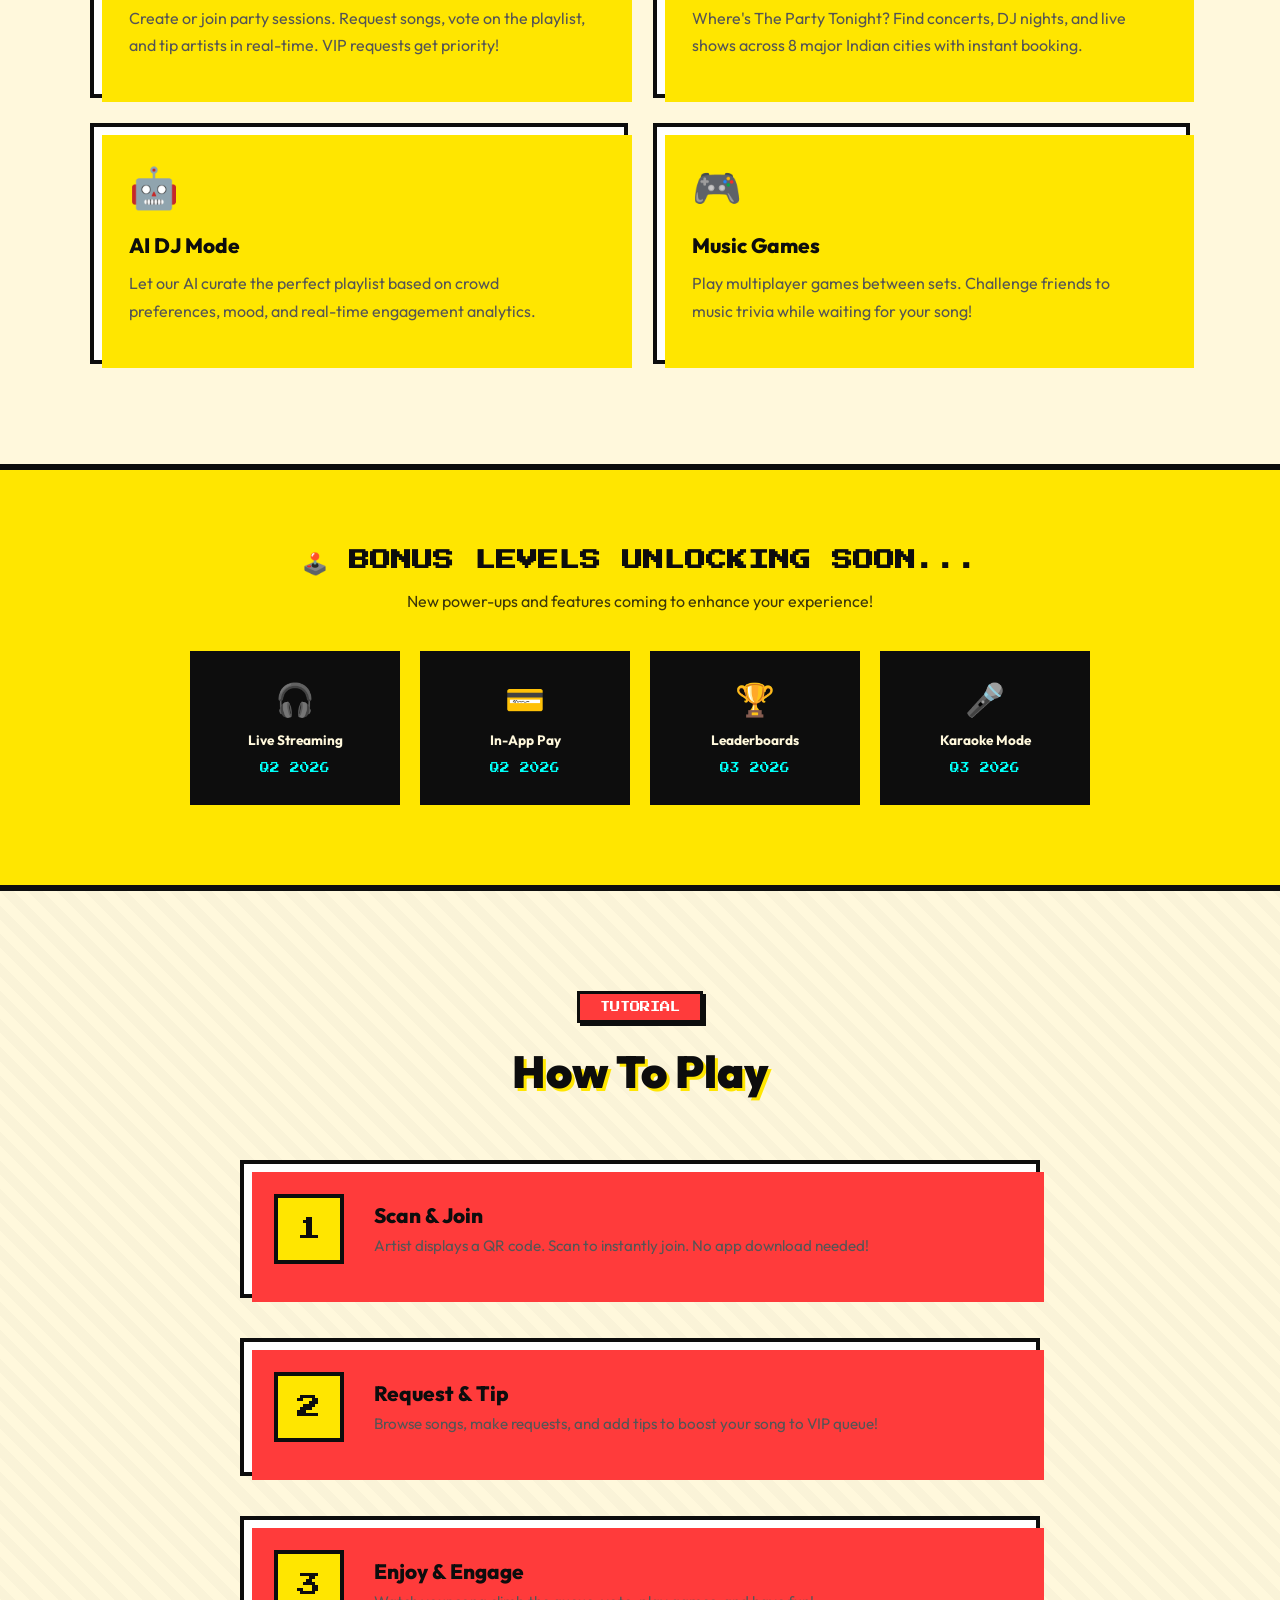
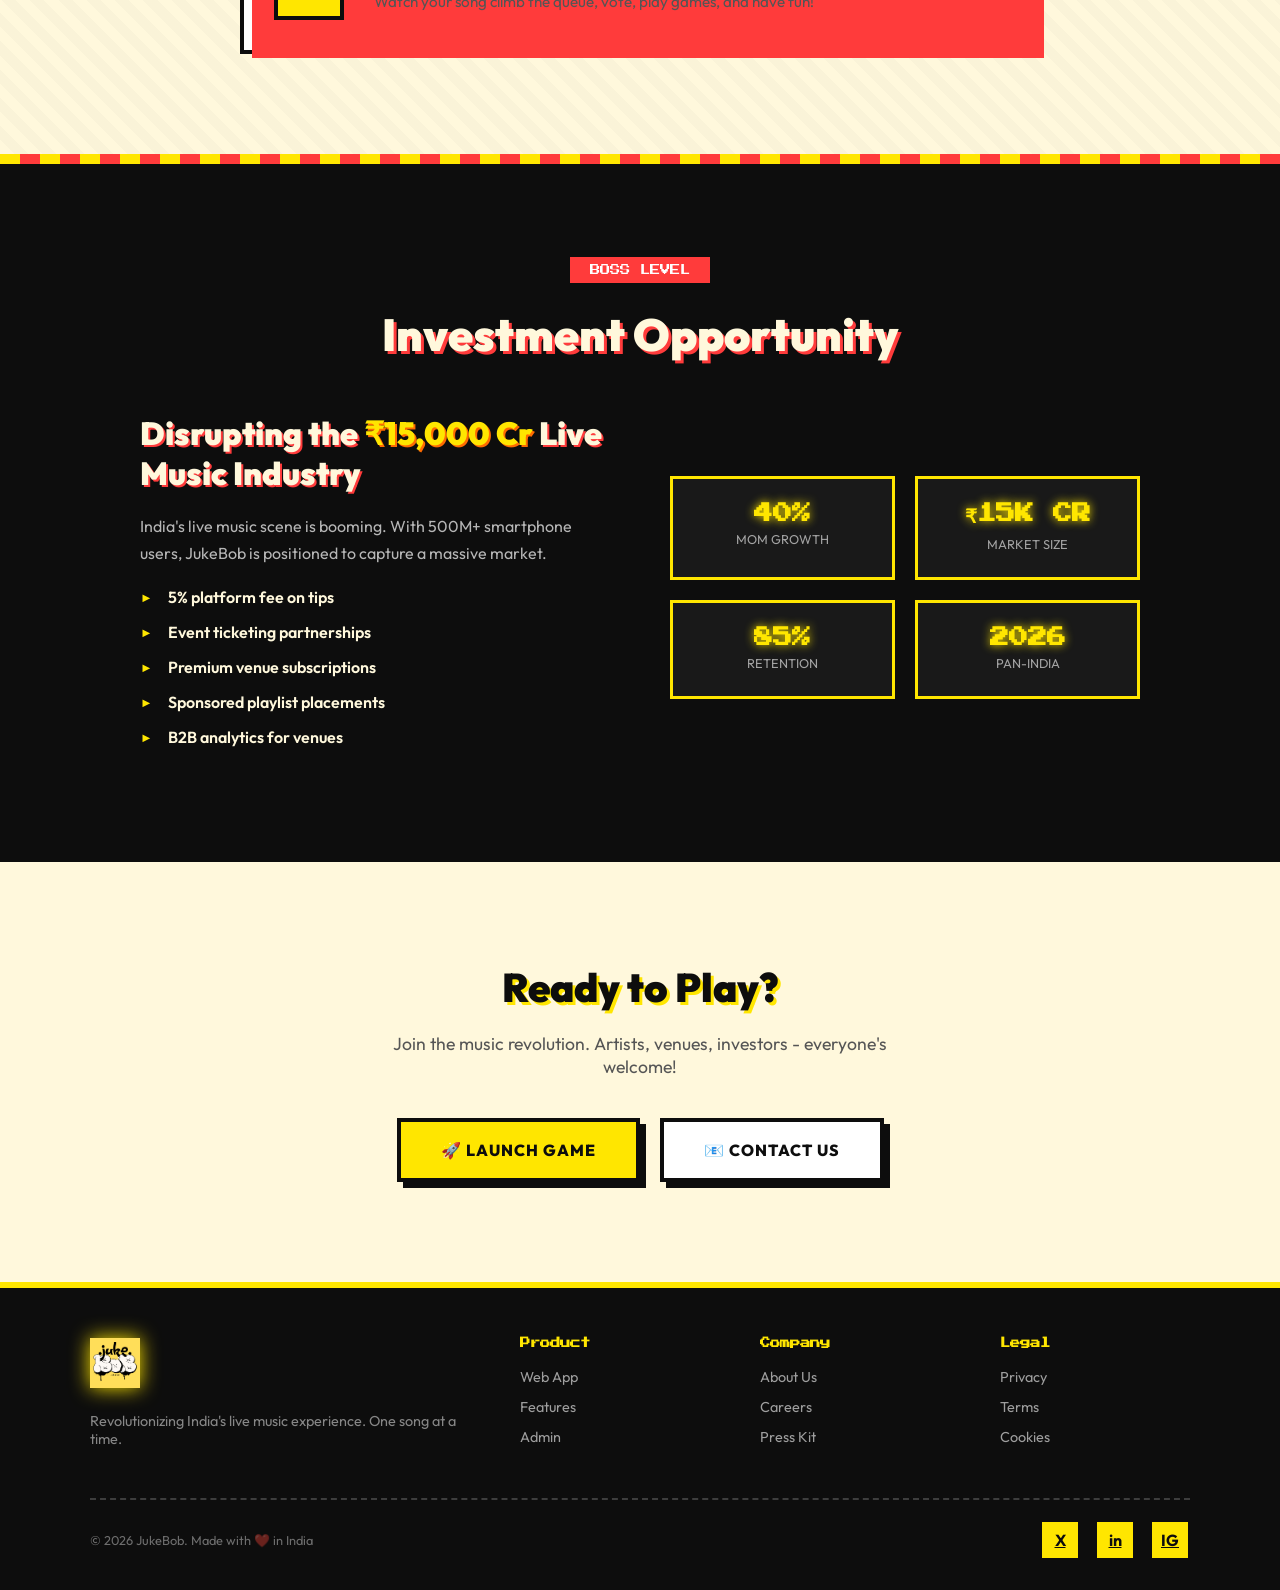
<file: frontend/landing-arcade style.html>
<!DOCTYPE html>
<html lang="en">

<head>
    <meta charset="UTF-8">
    <meta name="viewport" content="width=device-width, initial-scale=1.0">
    <title>JukeBob | The Future of Live Music Experiences</title>
    <meta name="description" content="JukeBob revolutionizes how audiences connect with live music.">
    <link rel="icon" type="image/png" href="icon.png">
    <link
        href="https://fonts.googleapis.com/css2?family=Press+Start+2P&family=Outfit:wght@400;600;700;800;900&display=swap"
        rel="stylesheet">
    <style>
        :root {
            --neon-yellow: #FFE600;
            --neon-pink: #FF2D95;
            --neon-cyan: #00FFF7;
            --neon-orange: #FF6B00;
            --arcade-red: #FF3B3B;
            --dark: #0D0D0D;
            --darker: #000000;
            --cream: #FFF8DC;
            --purple: #9D4EDD;
        }

        * {
            margin: 0;
            padding: 0;
            box-sizing: border-box;
        }

        html {
            scroll-behavior: smooth;
        }

        body {
            font-family: 'Outfit', sans-serif;
            background: var(--cream);
            color: var(--dark);
            overflow-x: hidden;
        }

        /* Retro Font */
        .retro-font {
            font-family: 'Press Start 2P', cursive;
        }

        /* Navigation */
        nav {
            position: fixed;
            top: 0;
            left: 0;
            right: 0;
            padding: 15px 5%;
            display: flex;
            justify-content: space-between;
            align-items: center;
            z-index: 1000;
            background: var(--dark);
            border-bottom: 4px solid var(--neon-yellow);
        }

        .nav-logo img {
            height: 55px;
            filter: drop-shadow(0 0 10px var(--neon-yellow));
            animation: logoGlow 2s ease-in-out infinite alternate;
        }

        @keyframes logoGlow {
            from {
                filter: drop-shadow(0 0 10px var(--neon-yellow));
            }

            to {
                filter: drop-shadow(0 0 25px var(--neon-yellow)) drop-shadow(0 0 40px var(--neon-orange));
            }
        }

        .nav-links {
            display: flex;
            gap: 30px;
            align-items: center;
        }

        .nav-links a {
            color: var(--cream);
            text-decoration: none;
            font-weight: 700;
            font-size: 0.85rem;
            text-transform: uppercase;
            letter-spacing: 1px;
            transition: all 0.3s ease;
            position: relative;
        }

        .nav-links a:hover {
            color: var(--neon-yellow);
            text-shadow: 0 0 10px var(--neon-yellow);
        }

        .nav-cta {
            background: var(--arcade-red);
            padding: 12px 25px;
            border-radius: 5px;
            color: #fff !important;
            font-weight: 800;
            border: 3px solid #fff;
            box-shadow: 4px 4px 0 #000, 0 0 20px rgba(255, 59, 59, 0.5);
            transition: all 0.2s ease;
            text-transform: uppercase;
        }

        .nav-cta:hover {
            transform: translate(-2px, -2px);
            box-shadow: 6px 6px 0 #000, 0 0 30px rgba(255, 59, 59, 0.7);
        }

        /* Hero Section */
        .hero {
            min-height: 100vh;
            display: flex;
            align-items: center;
            justify-content: center;
            padding: 120px 5% 80px;
            position: relative;
            background:
                repeating-linear-gradient(0deg,
                    transparent,
                    transparent 2px,
                    rgba(0, 0, 0, 0.03) 2px,
                    rgba(0, 0, 0, 0.03) 4px),
                linear-gradient(180deg, var(--cream) 0%, #FFF5CC 100%);
            overflow: hidden;
        }

        /* Floating Logo */
        .floating-logo {
            position: absolute;
            width: 180px;
            height: auto;
            z-index: 0;
            pointer-events: none;
            filter: drop-shadow(0 0 20px rgba(255, 230, 0, 0.5));
            animation: bounce 3s ease-in-out infinite;
        }

        @keyframes bounce {

            0%,
            100% {
                transform: translateY(0) rotate(-5deg);
            }

            50% {
                transform: translateY(-30px) rotate(5deg);
            }
        }

        .hero-content {
            max-width: 900px;
            text-align: center;
            z-index: 1;
        }

        .hero-badge {
            display: inline-block;
            background: var(--dark);
            color: var(--neon-yellow);
            padding: 10px 25px;
            border-radius: 0;
            font-size: 0.7rem;
            margin-bottom: 30px;
            font-family: 'Press Start 2P', cursive;
            border: 3px solid var(--neon-yellow);
            box-shadow: 4px 4px 0 var(--neon-yellow);
            animation: blink 1s steps(2) infinite;
        }

        @keyframes blink {
            50% {
                opacity: 0.8;
            }
        }

        .hero h1 {
            font-size: clamp(2rem, 6vw, 4rem);
            font-weight: 900;
            line-height: 1.2;
            margin-bottom: 25px;
            color: var(--dark);
            text-shadow: 4px 4px 0 var(--neon-yellow), 8px 8px 0 var(--arcade-red);
        }

        .hero h1 .gradient-text {
            color: var(--arcade-red);
            text-shadow: 3px 3px 0 var(--dark);
        }

        .hero p {
            font-size: 1.15rem;
            color: #444;
            max-width: 550px;
            margin: 0 auto 40px;
            line-height: 1.7;
        }

        .hero-buttons {
            display: flex;
            gap: 20px;
            justify-content: center;
            flex-wrap: wrap;
        }

        .btn {
            padding: 18px 40px;
            font-size: 1rem;
            font-weight: 800;
            cursor: pointer;
            transition: all 0.2s ease;
            text-decoration: none;
            display: inline-flex;
            align-items: center;
            gap: 10px;
            text-transform: uppercase;
            letter-spacing: 1px;
        }

        .btn-primary {
            background: var(--neon-yellow);
            color: var(--dark);
            border: 4px solid var(--dark);
            box-shadow: 6px 6px 0 var(--dark);
        }

        .btn-primary:hover {
            transform: translate(-3px, -3px);
            box-shadow: 9px 9px 0 var(--dark);
        }

        .btn-secondary {
            background: #fff;
            color: var(--dark);
            border: 4px solid var(--dark);
            box-shadow: 6px 6px 0 var(--dark);
        }

        .btn-secondary:hover {
            background: var(--arcade-red);
            color: #fff;
            transform: translate(-3px, -3px);
            box-shadow: 9px 9px 0 var(--dark);
        }

        /* Stats Section */
        .stats {
            padding: 80px 5%;
            background: var(--dark);
            position: relative;
            overflow: hidden;
        }

        .stats::before {
            content: '';
            position: absolute;
            top: 0;
            left: 0;
            right: 0;
            bottom: 0;
            background:
                repeating-linear-gradient(0deg,
                    transparent,
                    transparent 2px,
                    rgba(255, 255, 255, 0.02) 2px,
                    rgba(255, 255, 255, 0.02) 4px);
            pointer-events: none;
        }

        .stats-grid {
            max-width: 1100px;
            margin: 0 auto;
            display: grid;
            grid-template-columns: repeat(4, 1fr);
            gap: 30px;
        }

        .stat-item {
            background: linear-gradient(135deg, rgba(255, 230, 0, 0.1), rgba(255, 107, 0, 0.1));
            border: 3px solid var(--neon-yellow);
            padding: 30px 20px;
            text-align: center;
            position: relative;
        }

        .stat-item::before {
            content: '';
            position: absolute;
            top: 5px;
            right: 5px;
            bottom: -5px;
            left: 5px;
            background: var(--neon-orange);
            z-index: -1;
        }

        .stat-item h3 {
            font-family: 'Press Start 2P', cursive;
            font-size: 1.5rem;
            color: var(--neon-yellow);
            margin-bottom: 15px;
            text-shadow: 0 0 10px var(--neon-yellow);
        }

        .stat-item p {
            color: var(--cream);
            font-size: 0.85rem;
            text-transform: uppercase;
            letter-spacing: 2px;
        }

        /* Features Section */
        .features {
            padding: 100px 5%;
            background: var(--cream);
        }

        .section-header {
            text-align: center;
            max-width: 700px;
            margin: 0 auto 60px;
        }

        .section-tag {
            display: inline-block;
            background: var(--arcade-red);
            color: #fff;
            padding: 8px 20px;
            font-size: 0.65rem;
            font-family: 'Press Start 2P', cursive;
            margin-bottom: 20px;
            border: 3px solid var(--dark);
            box-shadow: 3px 3px 0 var(--dark);
        }

        .section-header h2 {
            font-size: clamp(1.8rem, 4vw, 2.8rem);
            font-weight: 900;
            color: var(--dark);
            text-shadow: 3px 3px 0 var(--neon-yellow);
        }

        .features-grid {
            max-width: 1100px;
            margin: 0 auto;
            display: grid;
            grid-template-columns: repeat(2, 1fr);
            gap: 25px;
        }

        .feature-card {
            background: #fff;
            border: 4px solid var(--dark);
            padding: 35px;
            transition: all 0.2s ease;
            position: relative;
        }

        .feature-card::before {
            content: '';
            position: absolute;
            top: 8px;
            right: -8px;
            bottom: -8px;
            left: 8px;
            background: var(--neon-yellow);
            z-index: -1;
            transition: all 0.2s ease;
        }

        .feature-card:hover {
            transform: translate(-4px, -4px);
        }

        .feature-card:hover::before {
            top: 12px;
            right: -12px;
            bottom: -12px;
            left: 12px;
        }

        .feature-icon {
            font-size: 2.5rem;
            margin-bottom: 20px;
        }

        .feature-card h3 {
            font-size: 1.3rem;
            font-weight: 800;
            margin-bottom: 12px;
            color: var(--dark);
        }

        .feature-card p {
            color: #555;
            line-height: 1.7;
        }

        /* Many More Section */
        .many-more {
            padding: 80px 5%;
            background: var(--neon-yellow);
            border-top: 6px solid var(--dark);
            border-bottom: 6px solid var(--dark);
        }

        .many-more h2 {
            text-align: center;
            font-family: 'Press Start 2P', cursive;
            font-size: clamp(0.9rem, 2.5vw, 1.3rem);
            color: var(--dark);
            margin-bottom: 15px;
            animation: textFlicker 3s linear infinite;
        }

        @keyframes textFlicker {

            0%,
            100% {
                opacity: 1;
            }

            92% {
                opacity: 1;
            }

            93% {
                opacity: 0.3;
            }

            94% {
                opacity: 1;
            }

            96% {
                opacity: 0.5;
            }

            97% {
                opacity: 1;
            }
        }

        .many-more>p {
            text-align: center;
            font-size: 1rem;
            color: var(--dark);
            margin-bottom: 40px;
            opacity: 0.8;
        }

        .coming-soon-grid {
            max-width: 900px;
            margin: 0 auto;
            display: grid;
            grid-template-columns: repeat(4, 1fr);
            gap: 20px;
        }

        .coming-soon-item {
            background: var(--dark);
            color: var(--cream);
            padding: 25px 15px;
            text-align: center;
            border: 3px solid var(--dark);
            transition: all 0.2s ease;
        }

        .coming-soon-item:hover {
            transform: scale(1.05);
            box-shadow: 0 0 20px rgba(0, 0, 0, 0.3);
        }

        .coming-soon-item .icon {
            font-size: 2rem;
            margin-bottom: 12px;
        }

        .coming-soon-item h4 {
            font-size: 0.85rem;
            font-weight: 700;
            margin-bottom: 8px;
        }

        .coming-soon-item span {
            font-size: 0.6rem;
            font-family: 'Press Start 2P', cursive;
            color: var(--neon-cyan);
        }

        /* How It Works */
        .how-it-works {
            padding: 100px 5%;
            background:
                repeating-linear-gradient(45deg,
                    transparent,
                    transparent 10px,
                    rgba(0, 0, 0, 0.02) 10px,
                    rgba(0, 0, 0, 0.02) 20px),
                var(--cream);
        }

        .steps-container {
            max-width: 800px;
            margin: 0 auto;
            display: flex;
            flex-direction: column;
            gap: 40px;
        }

        .step {
            display: flex;
            gap: 30px;
            align-items: center;
            background: #fff;
            padding: 30px;
            border: 4px solid var(--dark);
            position: relative;
        }

        .step::after {
            content: '';
            position: absolute;
            top: 8px;
            right: -8px;
            bottom: -8px;
            left: 8px;
            background: var(--arcade-red);
            z-index: -1;
        }

        .step-number {
            min-width: 70px;
            height: 70px;
            background: var(--neon-yellow);
            border: 4px solid var(--dark);
            display: flex;
            align-items: center;
            justify-content: center;
            font-family: 'Press Start 2P', cursive;
            font-size: 1.5rem;
            color: var(--dark);
        }

        .step-content h3 {
            font-size: 1.3rem;
            font-weight: 800;
            margin-bottom: 8px;
            color: var(--dark);
        }

        .step-content p {
            color: #555;
            font-size: 0.95rem;
        }

        /* Investor Section */
        .investors {
            padding: 100px 5%;
            background: var(--dark);
            color: var(--cream);
            position: relative;
        }

        .investors::before {
            content: '';
            position: absolute;
            top: 0;
            left: 0;
            right: 0;
            height: 10px;
            background: repeating-linear-gradient(90deg,
                    var(--neon-yellow),
                    var(--neon-yellow) 20px,
                    var(--arcade-red) 20px,
                    var(--arcade-red) 40px);
        }

        .investor-content {
            max-width: 1000px;
            margin: 0 auto;
            display: grid;
            grid-template-columns: 1fr 1fr;
            gap: 60px;
            align-items: center;
        }

        .investor-text h2 {
            font-size: 2rem;
            font-weight: 900;
            margin-bottom: 20px;
            text-shadow: 2px 2px 0 var(--arcade-red);
        }

        .investor-text h2 span {
            color: var(--neon-yellow);
            text-shadow: 2px 2px 0 var(--neon-orange);
        }

        .investor-text p {
            color: rgba(255, 255, 255, 0.7);
            margin-bottom: 20px;
            line-height: 1.7;
        }

        .investor-highlights {
            list-style: none;
        }

        .investor-highlights li {
            display: flex;
            align-items: center;
            gap: 15px;
            margin-bottom: 15px;
            font-weight: 600;
        }

        .investor-highlights li::before {
            content: '►';
            color: var(--neon-yellow);
            font-size: 0.8rem;
        }

        .investor-metrics {
            display: grid;
            grid-template-columns: 1fr 1fr;
            gap: 20px;
        }

        .metric-card {
            background: rgba(255, 255, 255, 0.05);
            border: 3px solid var(--neon-yellow);
            padding: 25px;
            text-align: center;
        }

        .metric-card h4 {
            font-family: 'Press Start 2P', cursive;
            font-size: 1.2rem;
            color: var(--neon-yellow);
            text-shadow: 0 0 10px var(--neon-yellow);
            margin-bottom: 8px;
        }

        .metric-card p {
            font-size: 0.8rem;
            color: rgba(255, 255, 255, 0.6);
            text-transform: uppercase;
        }

        /* CTA Section */
        .cta {
            padding: 100px 5%;
            text-align: center;
            background: var(--cream);
            position: relative;
        }

        .cta h2 {
            font-size: clamp(1.5rem, 4vw, 2.5rem);
            font-weight: 900;
            margin-bottom: 20px;
            color: var(--dark);
            text-shadow: 3px 3px 0 var(--neon-yellow);
        }

        .cta p {
            color: #555;
            font-size: 1.1rem;
            max-width: 500px;
            margin: 0 auto 40px;
        }

        /* Footer */
        footer {
            padding: 50px 5% 30px;
            background: var(--dark);
            color: var(--cream);
            border-top: 6px solid var(--neon-yellow);
        }

        .footer-content {
            max-width: 1100px;
            margin: 0 auto;
            display: grid;
            grid-template-columns: 2fr 1fr 1fr 1fr;
            gap: 50px;
        }

        .footer-brand img {
            height: 50px;
            margin-bottom: 20px;
            filter: drop-shadow(0 0 10px var(--neon-yellow));
        }

        .footer-brand p {
            color: rgba(255, 255, 255, 0.5);
            font-size: 0.9rem;
        }

        .footer-links h4 {
            font-size: 0.65rem;
            font-family: 'Press Start 2P', cursive;
            margin-bottom: 20px;
            color: var(--neon-yellow);
        }

        .footer-links a {
            display: block;
            color: rgba(255, 255, 255, 0.6);
            text-decoration: none;
            margin-bottom: 12px;
            font-size: 0.9rem;
            transition: all 0.2s ease;
        }

        .footer-links a:hover {
            color: var(--neon-yellow);
            padding-left: 5px;
        }

        .footer-bottom {
            max-width: 1100px;
            margin: 40px auto 0;
            padding-top: 20px;
            border-top: 2px dashed rgba(255, 255, 255, 0.2);
            display: flex;
            justify-content: space-between;
            align-items: center;
            color: rgba(255, 255, 255, 0.4);
            font-size: 0.8rem;
        }

        .social-links {
            display: flex;
            gap: 15px;
        }

        .social-links a {
            width: 40px;
            height: 40px;
            background: var(--neon-yellow);
            color: var(--dark);
            display: flex;
            align-items: center;
            justify-content: center;
            font-size: 1rem;
            font-weight: bold;
            border: 2px solid var(--dark);
            transition: all 0.2s ease;
        }

        .social-links a:hover {
            transform: translateY(-3px);
            box-shadow: 0 5px 0 var(--dark);
        }

        /* Mobile Menu */
        .mobile-menu-btn {
            display: none;
            background: var(--neon-yellow);
            border: 3px solid #fff;
            color: var(--dark);
            font-size: 1.3rem;
            padding: 8px 12px;
            cursor: pointer;
        }

        /* Responsive */
        @media (max-width: 1024px) {
            .investor-content {
                grid-template-columns: 1fr;
                text-align: center;
            }

            .investor-highlights {
                display: inline-block;
                text-align: left;
            }

            .coming-soon-grid {
                grid-template-columns: repeat(2, 1fr);
            }
        }

        @media (max-width: 768px) {
            .nav-links {
                display: none;
            }

            .mobile-menu-btn {
                display: block;
            }

            .stats-grid {
                grid-template-columns: repeat(2, 1fr);
            }

            .features-grid {
                grid-template-columns: 1fr;
            }

            .step {
                flex-direction: column;
                text-align: center;
            }

            .footer-content {
                grid-template-columns: 1fr 1fr;
                gap: 30px;
            }

            .footer-bottom {
                flex-direction: column;
                gap: 20px;
            }
        }

        @media (max-width: 480px) {
            .stats-grid {
                grid-template-columns: 1fr;
            }

            .investor-metrics {
                grid-template-columns: 1fr;
            }

            .footer-content {
                grid-template-columns: 1fr;
            }

            .coming-soon-grid {
                grid-template-columns: 1fr;
            }

            .hero h1 {
                text-shadow: 2px 2px 0 var(--neon-yellow);
            }
        }
    </style>
</head>

<body>
    <!-- Navigation -->
    <nav>
        <div class="nav-logo">
            <img src="jukebob_logo.png" alt="JukeBob">
        </div>
        <div class="nav-links">
            <a href="#features">Features</a>
            <a href="#how-it-works">How It Works</a>
            <a href="#investors">Investors</a>
            <a href="http://localhost:8080" class="nav-cta">▶ Play Now</a>
        </div>
        <button class="mobile-menu-btn">☰</button>
    </nav>

    <!-- Hero Section -->
    <section class="hero" id="hero-section">
        <img src="jukebob_logo.png" alt="" class="floating-logo" id="floating-logo">

        <div class="hero-content">
            <div class="hero-badge retro-font">
                ★ INSERT COIN ★
            </div>
            <h1>
                Your Music.<br>
                <span class="gradient-text">Your Rules.</span><br>
                Your Party.
            </h1>
            <p>
                JukeBob transforms any venue into an interactive music experience.
                Request songs, tip artists, discover events, and connect with the music you love.
            </p>
            <div class="hero-buttons">
                <a href="http://localhost:8080" class="btn btn-primary">
                    🎵 Start Game
                </a>
                <a href="#investors" class="btn btn-secondary">
                    📊 High Scores
                </a>
            </div>
        </div>
    </section>

    <!-- Stats -->
    <section class="stats">
        <div class="stats-grid">
            <div class="stat-item">
                <h3>10K+</h3>
                <p>Song Requests</p>
            </div>
            <div class="stat-item">
                <h3>500+</h3>
                <p>Artists</p>
            </div>
            <div class="stat-item">
                <h3>8</h3>
                <p>Cities</p>
            </div>
            <div class="stat-item">
                <h3>₹2L+</h3>
                <p>Tips Earned</p>
            </div>
        </div>
    </section>

    <!-- Features -->
    <section class="features" id="features">
        <div class="section-header">
            <span class="section-tag">POWER-UPS</span>
            <h2>Everything Music Lovers Need</h2>
        </div>
        <div class="features-grid">
            <div class="feature-card">
                <div class="feature-icon">🎵</div>
                <h3>Interactive Jukebox</h3>
                <p>Create or join party sessions. Request songs, vote on the playlist, and tip artists in real-time. VIP
                    requests get priority!</p>
            </div>
            <div class="feature-card">
                <div class="feature-icon">🎉</div>
                <h3>WTPT - Event Discovery</h3>
                <p>Where's The Party Tonight? Find concerts, DJ nights, and live shows across 8 major Indian cities with
                    instant booking.</p>
            </div>
            <div class="feature-card">
                <div class="feature-icon">🤖</div>
                <h3>AI DJ Mode</h3>
                <p>Let our AI curate the perfect playlist based on crowd preferences, mood, and real-time engagement
                    analytics.</p>
            </div>
            <div class="feature-card">
                <div class="feature-icon">🎮</div>
                <h3>Music Games</h3>
                <p>Play multiplayer games between sets. Challenge friends to music trivia while waiting for your song!
                </p>
            </div>
        </div>
    </section>

    <!-- Many More Section -->
    <section class="many-more">
        <h2>🕹️ BONUS LEVELS UNLOCKING SOON...</h2>
        <p>New power-ups and features coming to enhance your experience!</p>
        <div class="coming-soon-grid">
            <div class="coming-soon-item">
                <div class="icon">🎧</div>
                <h4>Live Streaming</h4>
                <span>Q2 2026</span>
            </div>
            <div class="coming-soon-item">
                <div class="icon">💳</div>
                <h4>In-App Pay</h4>
                <span>Q2 2026</span>
            </div>
            <div class="coming-soon-item">
                <div class="icon">🏆</div>
                <h4>Leaderboards</h4>
                <span>Q3 2026</span>
            </div>
            <div class="coming-soon-item">
                <div class="icon">🎤</div>
                <h4>Karaoke Mode</h4>
                <span>Q3 2026</span>
            </div>
        </div>
    </section>

    <!-- How It Works -->
    <section class="how-it-works" id="how-it-works">
        <div class="section-header">
            <span class="section-tag">TUTORIAL</span>
            <h2>How To Play</h2>
        </div>
        <div class="steps-container">
            <div class="step">
                <div class="step-number">1</div>
                <div class="step-content">
                    <h3>Scan & Join</h3>
                    <p>Artist displays a QR code. Scan to instantly join. No app download needed!</p>
                </div>
            </div>
            <div class="step">
                <div class="step-number">2</div>
                <div class="step-content">
                    <h3>Request & Tip</h3>
                    <p>Browse songs, make requests, and add tips to boost your song to VIP queue!</p>
                </div>
            </div>
            <div class="step">
                <div class="step-number">3</div>
                <div class="step-content">
                    <h3>Enjoy & Engage</h3>
                    <p>Watch your song climb the queue, vote, play games, and have fun!</p>
                </div>
            </div>
        </div>
    </section>

    <!-- Investor Section -->
    <section class="investors" id="investors">
        <div class="section-header" style="margin-bottom: 50px;">
            <span class="section-tag">BOSS LEVEL</span>
            <h2 style="color: var(--cream); text-shadow: 3px 3px 0 var(--arcade-red);">Investment Opportunity</h2>
        </div>
        <div class="investor-content">
            <div class="investor-text">
                <h2>Disrupting the <span>₹15,000 Cr</span> Live Music Industry</h2>
                <p>
                    India's live music scene is booming. With 500M+ smartphone users,
                    JukeBob is positioned to capture a massive market.
                </p>
                <ul class="investor-highlights">
                    <li>5% platform fee on tips</li>
                    <li>Event ticketing partnerships</li>
                    <li>Premium venue subscriptions</li>
                    <li>Sponsored playlist placements</li>
                    <li>B2B analytics for venues</li>
                </ul>
            </div>
            <div class="investor-metrics">
                <div class="metric-card">
                    <h4>40%</h4>
                    <p>MoM Growth</p>
                </div>
                <div class="metric-card">
                    <h4>₹15K CR</h4>
                    <p>Market Size</p>
                </div>
                <div class="metric-card">
                    <h4>85%</h4>
                    <p>Retention</p>
                </div>
                <div class="metric-card">
                    <h4>2026</h4>
                    <p>Pan-India</p>
                </div>
            </div>
        </div>
    </section>

    <!-- CTA -->
    <section class="cta">
        <h2>Ready to Play?</h2>
        <p>Join the music revolution. Artists, venues, investors - everyone's welcome!</p>
        <div class="hero-buttons">
            <a href="http://localhost:8080" class="btn btn-primary">🚀 Launch Game</a>
            <a href="mailto:invest@jukebob.com" class="btn btn-secondary">📧 Contact Us</a>
        </div>
    </section>

    <!-- Footer -->
    <footer>
        <div class="footer-content">
            <div class="footer-brand">
                <img src="jukebob_logo.png" alt="JukeBob">
                <p>Revolutionizing India's live music experience. One song at a time.</p>
            </div>
            <div class="footer-links">
                <h4>Product</h4>
                <a href="http://localhost:8080">Web App</a>
                <a href="#features">Features</a>
                <a href="http://localhost:8080/admin.html">Admin</a>
            </div>
            <div class="footer-links">
                <h4>Company</h4>
                <a href="#">About Us</a>
                <a href="#">Careers</a>
                <a href="#">Press Kit</a>
            </div>
            <div class="footer-links">
                <h4>Legal</h4>
                <a href="#">Privacy</a>
                <a href="#">Terms</a>
                <a href="#">Cookies</a>
            </div>
        </div>
        <div class="footer-bottom">
            <p>© 2026 JukeBob. Made with ❤️ in India</p>
            <div class="social-links">
                <a href="#">X</a>
                <a href="#">in</a>
                <a href="#">IG</a>
            </div>
        </div>
    </footer>

    <script>
        // Floating logo animation
        const heroSection = document.getElementById('hero-section');
        const floatingLogo = document.getElementById('floating-logo');

        let logoX = Math.random() * (heroSection.offsetWidth - 200);
        let logoY = Math.random() * (heroSection.offsetHeight - 250) + 100;
        let velocityX = (Math.random() - 0.5) * 3;
        let velocityY = (Math.random() - 0.5) * 3;

        floatingLogo.style.left = logoX + 'px';
        floatingLogo.style.top = logoY + 'px';

        function animateLogo() {
            logoX += velocityX;
            logoY += velocityY;

            if (logoX <= 0 || logoX >= heroSection.offsetWidth - 180) {
                velocityX *= -1;
                logoX = Math.max(0, Math.min(logoX, heroSection.offsetWidth - 180));
            }
            if (logoY <= 80 || logoY >= heroSection.offsetHeight - 180) {
                velocityY *= -1;
                logoY = Math.max(80, Math.min(logoY, heroSection.offsetHeight - 180));
            }

            floatingLogo.style.left = logoX + 'px';
            floatingLogo.style.top = logoY + 'px';

            requestAnimationFrame(animateLogo);
        }

        animateLogo();

        // Push logo away when cursor is near
        heroSection.addEventListener('mousemove', (e) => {
            const rect = heroSection.getBoundingClientRect();
            const mouseX = e.clientX - rect.left;
            const mouseY = e.clientY - rect.top;

            const logoCenterX = logoX + 90;
            const logoCenterY = logoY + 90;

            const distX = mouseX - logoCenterX;
            const distY = mouseY - logoCenterY;
            const distance = Math.sqrt(distX * distX + distY * distY);

            if (distance < 180) {
                const angle = Math.atan2(distY, distX);
                velocityX -= Math.cos(angle) * 0.8;
                velocityY -= Math.sin(angle) * 0.8;

                const maxVel = 6;
                velocityX = Math.max(-maxVel, Math.min(maxVel, velocityX));
                velocityY = Math.max(-maxVel, Math.min(maxVel, velocityY));
            }
        });

        // Smooth scroll
        document.querySelectorAll('a[href^="#"]').forEach(anchor => {
            anchor.addEventListener('click', function (e) {
                e.preventDefault();
                const target = document.querySelector(this.getAttribute('href'));
                if (target) {
                    target.scrollIntoView({ behavior: 'smooth', block: 'start' });
                }
            });
        });

        // Scroll animations
        const observer = new IntersectionObserver((entries) => {
            entries.forEach(entry => {
                if (entry.isIntersecting) {
                    entry.target.style.opacity = '1';
                    entry.target.style.transform = 'translateY(0)';
                }
            });
        }, { threshold: 0.2 });

        document.querySelectorAll('.stat-item, .feature-card, .step, .metric-card, .coming-soon-item').forEach(el => {
            el.style.opacity = '0';
            el.style.transform = 'translateY(30px)';
            el.style.transition = 'all 0.5s ease';
            observer.observe(el);
        });
    </script>
</body>

</html>
</file>
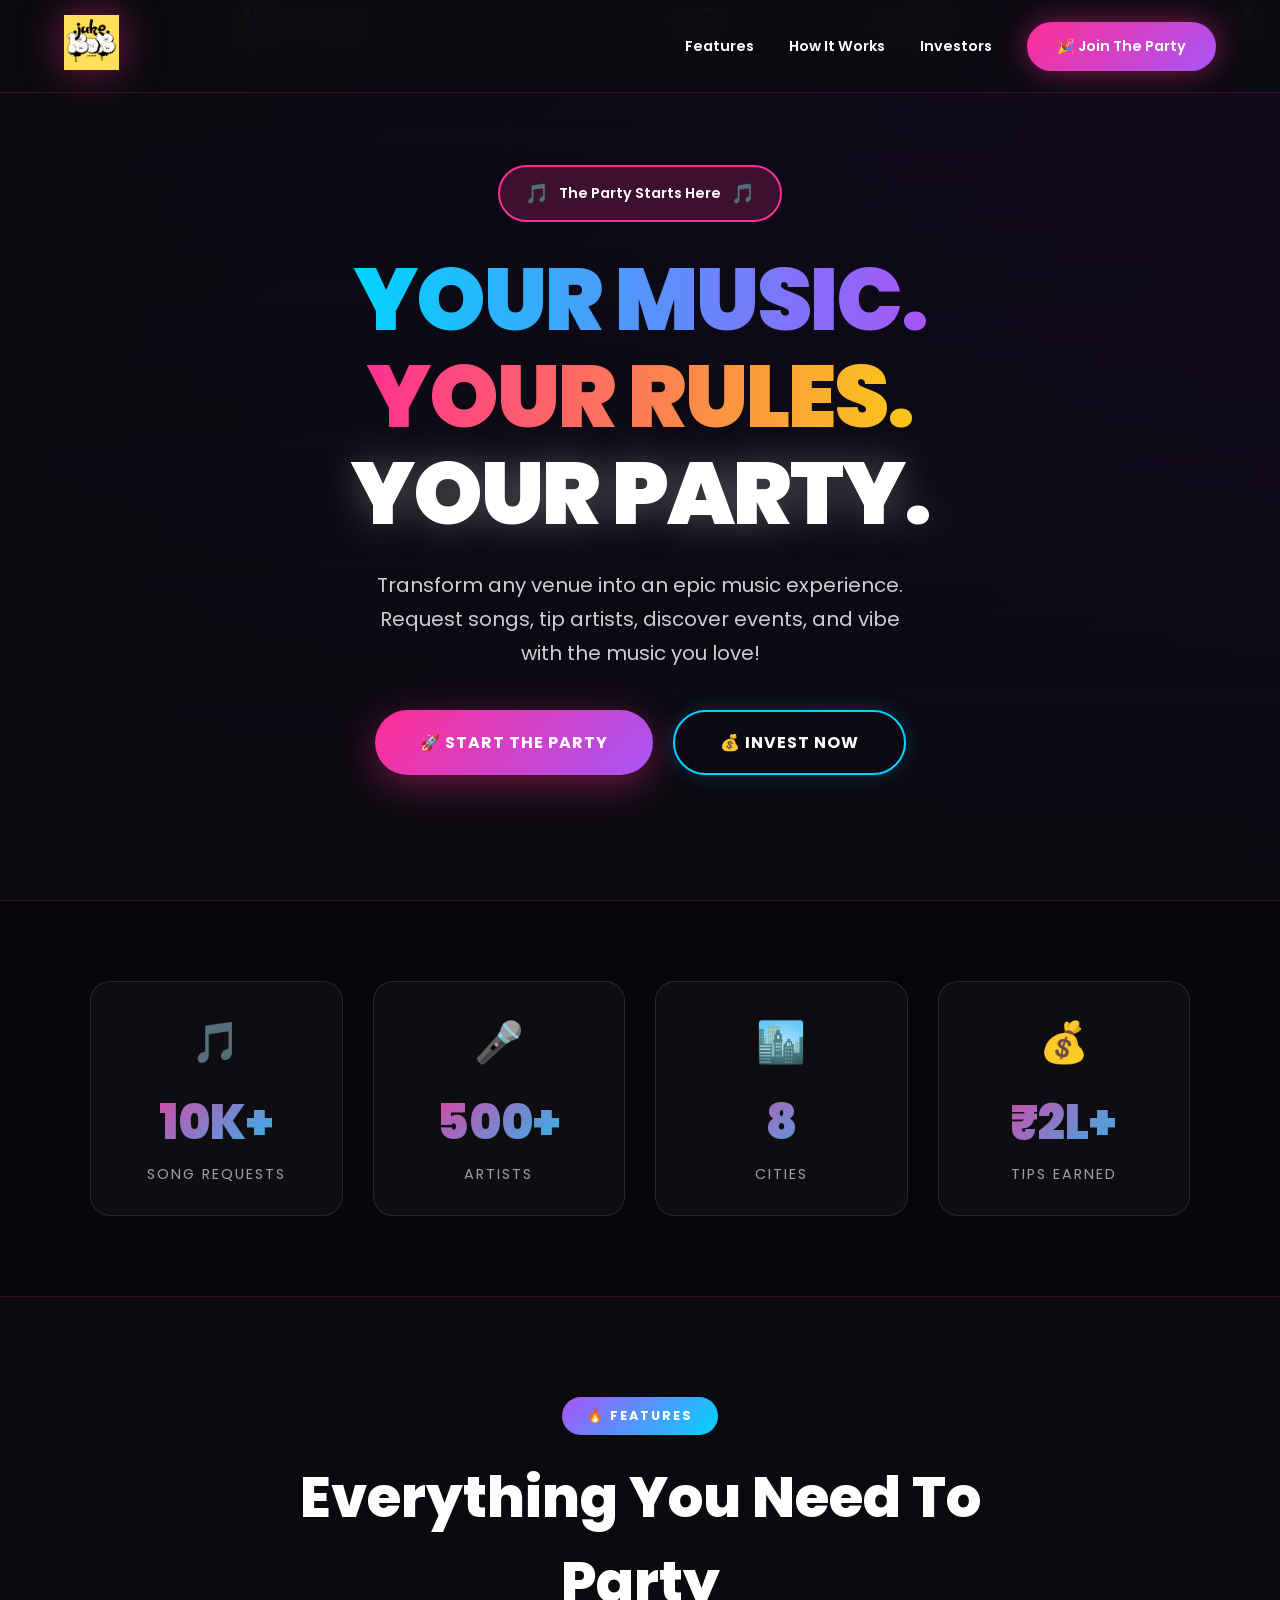
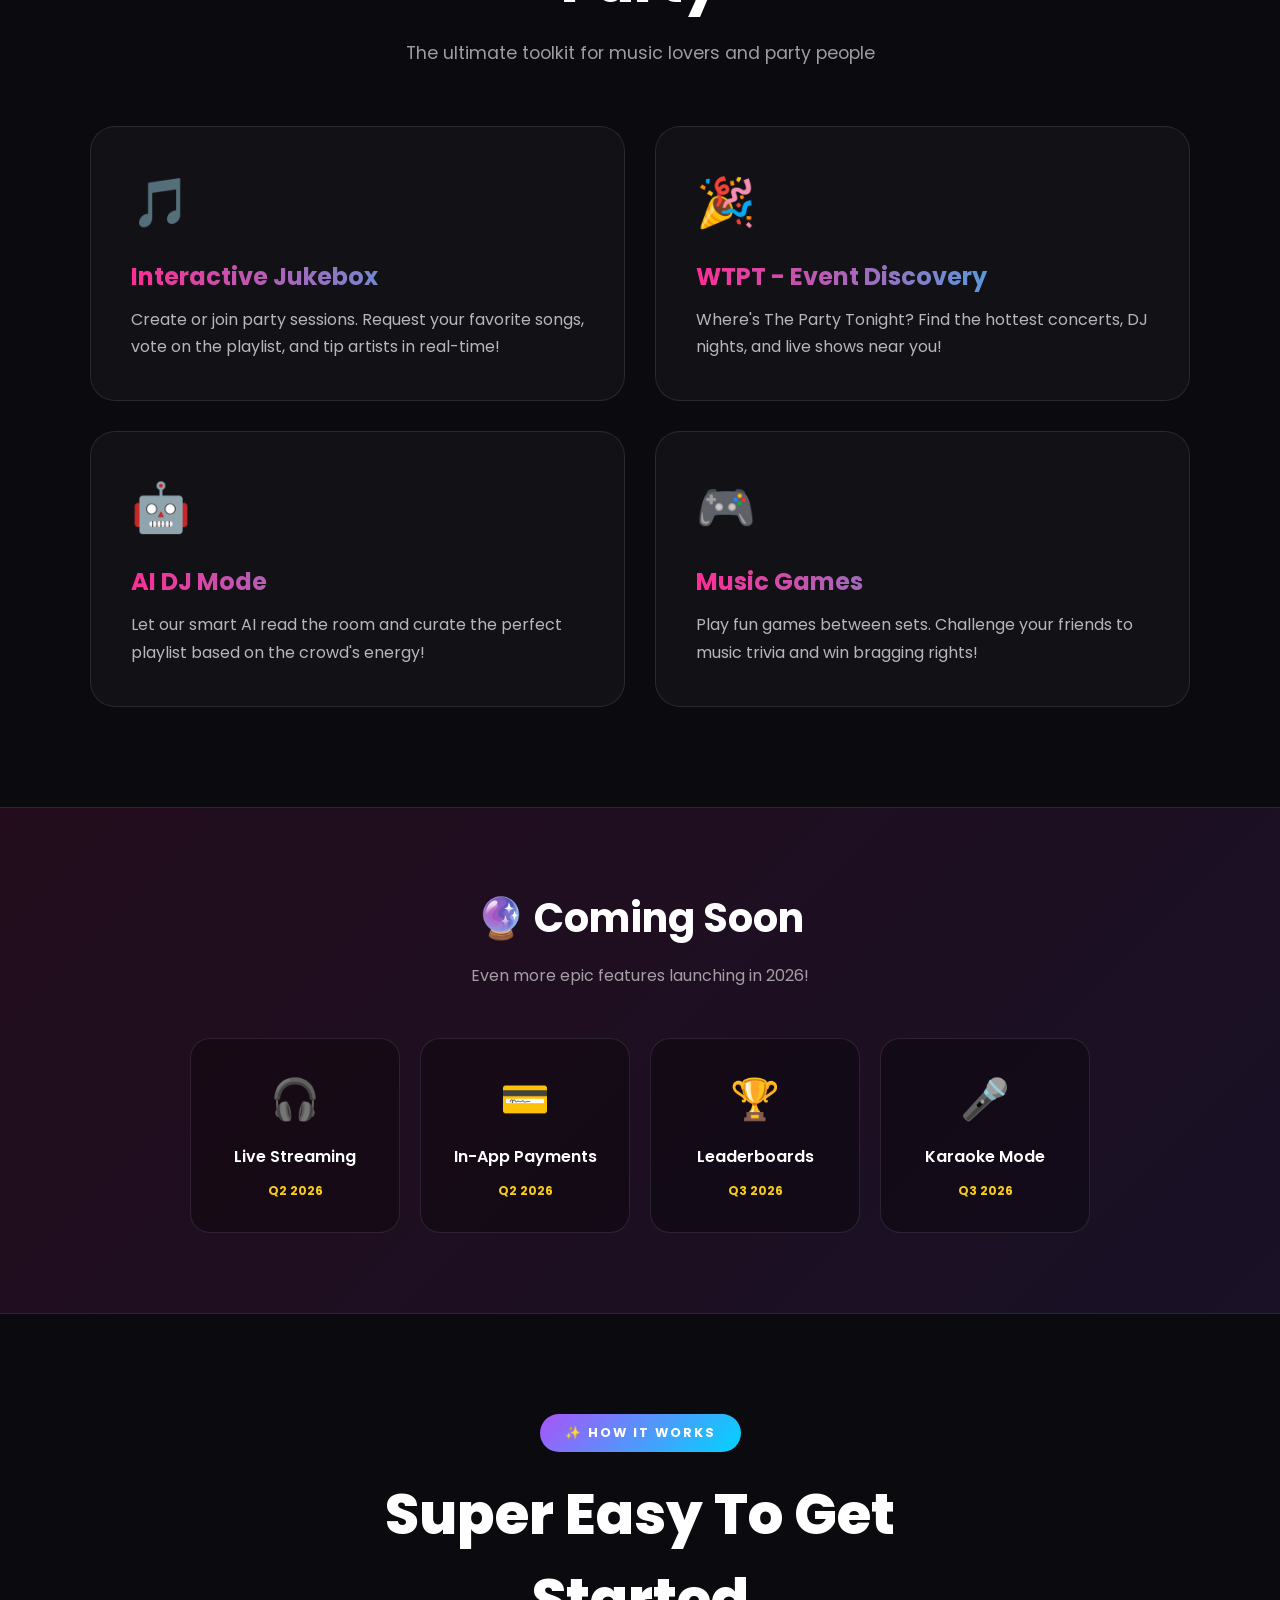
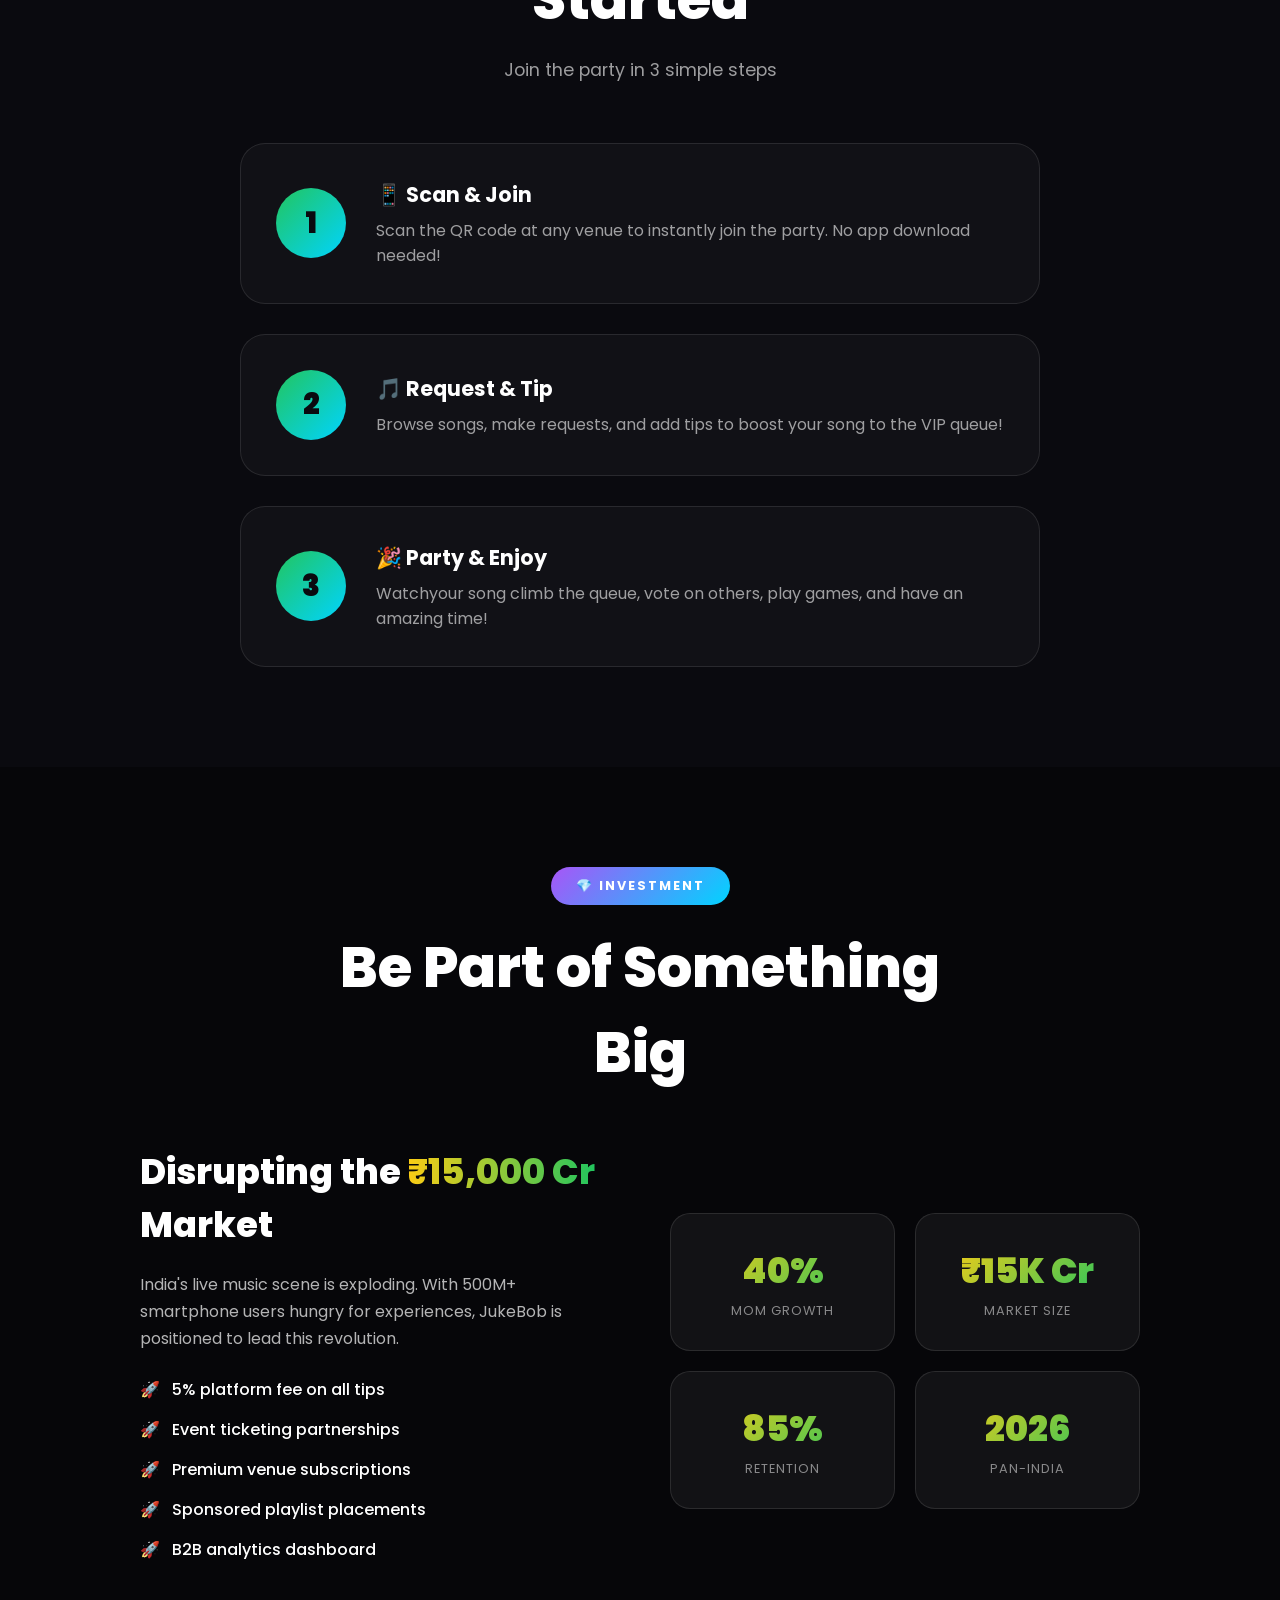
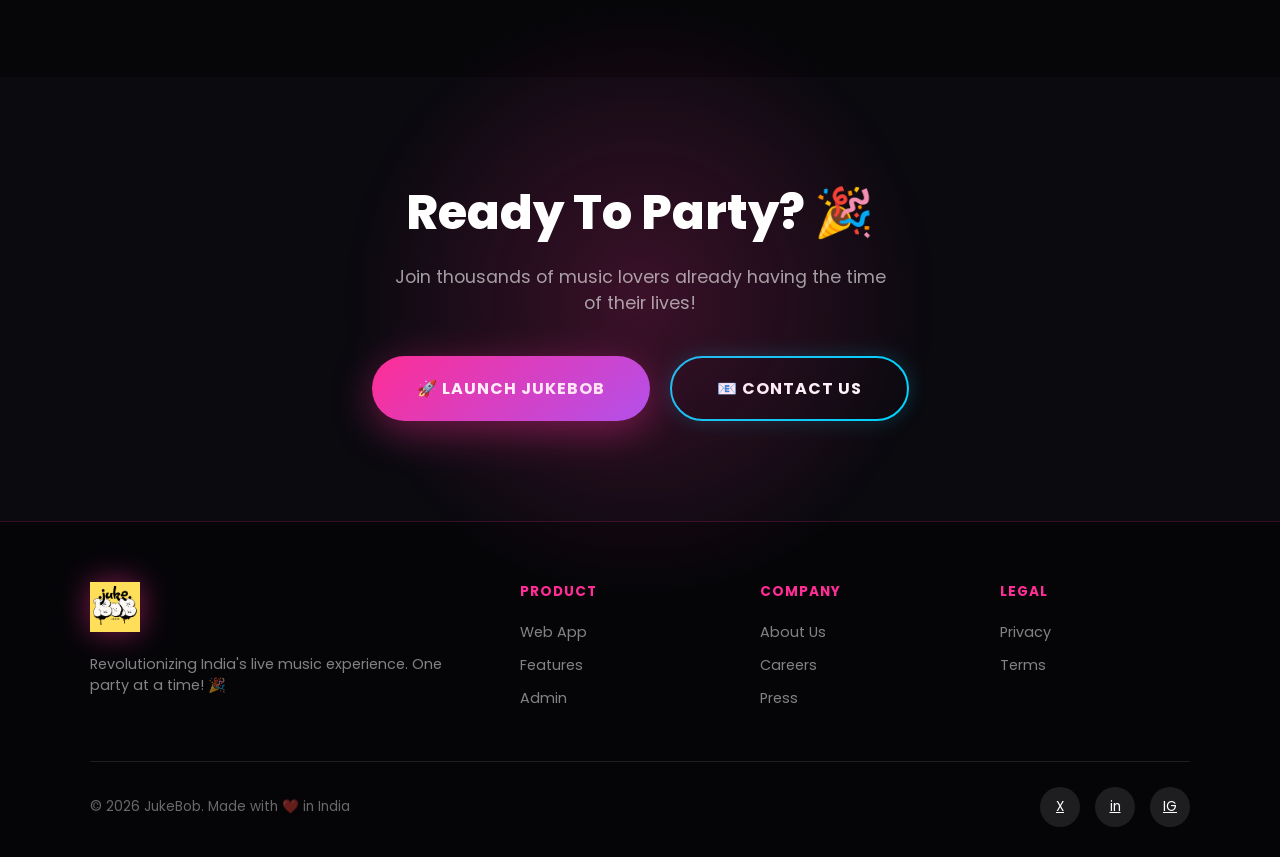
<file: frontend/landing-party.html>
<!DOCTYPE html>
<html lang="en">

<head>
    <meta charset="UTF-8">
    <meta name="viewport" content="width=device-width, initial-scale=1.0">
    <title>JukeBob | Your Music. Your Party. 🎉</title>
    <meta name="description" content="JukeBob - The ultimate party music experience!">
    <link rel="icon" type="image/png" href="icon.png">
    <link href="https://fonts.googleapis.com/css2?family=Poppins:wght@400;500;600;700;800;900&display=swap"
        rel="stylesheet">
    <style>
        :root {
            --neon-pink: #FF2D95;
            --neon-blue: #00D4FF;
            --neon-purple: #A855F7;
            --neon-yellow: #FACC15;
            --neon-green: #22C55E;
            --dark: #0a0a0f;
            --darker: #050508;
            --light: #ffffff;
        }

        * {
            margin: 0;
            padding: 0;
            box-sizing: border-box;
        }

        html {
            scroll-behavior: smooth;
        }

        body {
            font-family: 'Poppins', sans-serif;
            background: var(--dark);
            color: var(--light);
            overflow-x: hidden;
        }

        /* Animated Background Gradient */
        .bg-gradient {
            position: fixed;
            top: 0;
            left: 0;
            width: 100%;
            height: 100%;
            z-index: -2;
            background: linear-gradient(125deg,
                    var(--dark) 0%,
                    #1a0a2e 25%,
                    #16213e 50%,
                    #0f3460 75%,
                    var(--dark) 100%);
            background-size: 400% 400%;
            animation: gradientShift 15s ease infinite;
        }

        @keyframes gradientShift {

            0%,
            100% {
                background-position: 0% 50%;
            }

            50% {
                background-position: 100% 50%;
            }
        }

        /* Floating Party Elements */
        .party-elements {
            position: fixed;
            top: 0;
            left: 0;
            width: 100%;
            height: 100%;
            pointer-events: none;
            z-index: -1;
            overflow: hidden;
        }

        .party-element {
            position: absolute;
            font-size: 2rem;
            opacity: 0.3;
            animation: float 20s infinite ease-in-out;
        }

        @keyframes float {

            0%,
            100% {
                transform: translateY(100vh) rotate(0deg);
                opacity: 0;
            }

            10% {
                opacity: 0.4;
            }

            90% {
                opacity: 0.4;
            }

            100% {
                transform: translateY(-100px) rotate(360deg);
                opacity: 0;
            }
        }

        /* Navigation */
        nav {
            position: fixed;
            top: 0;
            left: 0;
            right: 0;
            padding: 15px 5%;
            display: flex;
            justify-content: space-between;
            align-items: center;
            z-index: 1000;
            background: rgba(10, 10, 15, 0.8);
            backdrop-filter: blur(20px);
            border-bottom: 1px solid rgba(255, 45, 149, 0.2);
        }

        .nav-logo img {
            height: 55px;
            filter: drop-shadow(0 0 20px rgba(255, 45, 149, 0.5));
            transition: all 0.3s ease;
        }

        .nav-logo img:hover {
            transform: scale(1.1) rotate(-5deg);
            filter: drop-shadow(0 0 30px rgba(255, 45, 149, 0.8));
        }

        .nav-links {
            display: flex;
            gap: 35px;
            align-items: center;
        }

        .nav-links a {
            color: var(--light);
            text-decoration: none;
            font-weight: 600;
            font-size: 0.9rem;
            transition: all 0.3s ease;
            position: relative;
        }

        .nav-links a:hover {
            color: var(--neon-pink);
            text-shadow: 0 0 20px var(--neon-pink);
        }

        .nav-cta {
            background: linear-gradient(135deg, var(--neon-pink) 0%, var(--neon-purple) 100%);
            padding: 14px 30px;
            border-radius: 50px;
            color: var(--light) !important;
            font-weight: 700;
            border: none;
            box-shadow: 0 0 30px rgba(255, 45, 149, 0.5);
            animation: pulse 2s infinite;
        }

        @keyframes pulse {

            0%,
            100% {
                box-shadow: 0 0 20px rgba(255, 45, 149, 0.5);
            }

            50% {
                box-shadow: 0 0 40px rgba(255, 45, 149, 0.8), 0 0 60px rgba(168, 85, 247, 0.4);
            }
        }

        .nav-cta:hover {
            transform: scale(1.05);
        }

        /* Hero Section */
        .hero {
            min-height: 100vh;
            display: flex;
            align-items: center;
            justify-content: center;
            padding: 100px 5% 60px;
            position: relative;
            overflow: hidden;
        }

        /* Video Background */
        .video-container {
            position: absolute;
            top: 0;
            left: 0;
            width: 100%;
            height: 100%;
            z-index: 0;
        }

        .video-container video {
            width: 100%;
            height: 100%;
            object-fit: cover;
            opacity: 0.4;
        }

        .video-container::after {
            content: '';
            position: absolute;
            top: 0;
            left: 0;
            right: 0;
            bottom: 0;
            background: linear-gradient(180deg,
                    rgba(10, 10, 15, 0.3) 0%,
                    rgba(10, 10, 15, 0.6) 50%,
                    rgba(10, 10, 15, 0.95) 100%);
        }

        .hero-content {
            max-width: 900px;
            text-align: center;
            z-index: 1;
            position: relative;
        }

        .hero-badge {
            display: inline-flex;
            align-items: center;
            gap: 10px;
            background: rgba(255, 45, 149, 0.2);
            border: 2px solid var(--neon-pink);
            padding: 12px 25px;
            border-radius: 50px;
            font-size: 0.9rem;
            font-weight: 600;
            margin-bottom: 30px;
            animation: glow 2s infinite alternate;
        }

        @keyframes glow {
            from {
                box-shadow: 0 0 10px rgba(255, 45, 149, 0.3);
            }

            to {
                box-shadow: 0 0 30px rgba(255, 45, 149, 0.6);
            }
        }

        .hero-badge .emoji {
            font-size: 1.2rem;
            animation: bounce 1s infinite;
        }

        @keyframes bounce {

            0%,
            100% {
                transform: translateY(0);
            }

            50% {
                transform: translateY(-5px);
            }
        }

        .hero h1 {
            font-size: clamp(3rem, 8vw, 5.5rem);
            font-weight: 900;
            line-height: 1.1;
            margin-bottom: 25px;
            text-transform: uppercase;
            letter-spacing: -2px;
        }

        .hero h1 .line1 {
            display: block;
            background: linear-gradient(90deg, var(--neon-blue), var(--neon-purple));
            -webkit-background-clip: text;
            -webkit-text-fill-color: transparent;
            background-clip: text;
        }

        .hero h1 .line2 {
            display: block;
            background: linear-gradient(90deg, var(--neon-pink), var(--neon-yellow));
            -webkit-background-clip: text;
            -webkit-text-fill-color: transparent;
            background-clip: text;
            text-shadow: none;
        }

        .hero h1 .line3 {
            display: block;
            color: var(--light);
            text-shadow: 0 0 40px rgba(255, 255, 255, 0.3);
        }

        .hero p {
            font-size: 1.25rem;
            color: rgba(255, 255, 255, 0.8);
            max-width: 550px;
            margin: 0 auto 40px;
            line-height: 1.7;
        }

        .hero-buttons {
            display: flex;
            gap: 20px;
            justify-content: center;
            flex-wrap: wrap;
        }

        .btn {
            padding: 18px 45px;
            font-size: 1rem;
            font-weight: 700;
            cursor: pointer;
            text-decoration: none;
            display: inline-flex;
            align-items: center;
            gap: 10px;
            border-radius: 50px;
            transition: all 0.3s ease;
            text-transform: uppercase;
            letter-spacing: 1px;
        }

        .btn-primary {
            background: linear-gradient(135deg, var(--neon-pink) 0%, var(--neon-purple) 100%);
            color: var(--light);
            border: none;
            box-shadow: 0 10px 40px rgba(255, 45, 149, 0.4);
        }

        .btn-primary:hover {
            transform: translateY(-5px) scale(1.02);
            box-shadow: 0 20px 50px rgba(255, 45, 149, 0.6);
        }

        .btn-secondary {
            background: transparent;
            color: var(--light);
            border: 2px solid var(--neon-blue);
            box-shadow: 0 0 20px rgba(0, 212, 255, 0.2);
        }

        .btn-secondary:hover {
            background: var(--neon-blue);
            color: var(--dark);
            transform: translateY(-5px);
            box-shadow: 0 20px 50px rgba(0, 212, 255, 0.4);
        }

        /* Stats Section */
        .stats {
            padding: 80px 5%;
            background: rgba(0, 0, 0, 0.3);
            border-top: 1px solid rgba(255, 45, 149, 0.2);
            border-bottom: 1px solid rgba(255, 45, 149, 0.2);
        }

        .stats-grid {
            max-width: 1100px;
            margin: 0 auto;
            display: grid;
            grid-template-columns: repeat(4, 1fr);
            gap: 30px;
        }

        .stat-item {
            text-align: center;
            padding: 30px;
            background: rgba(255, 255, 255, 0.03);
            border-radius: 20px;
            border: 1px solid rgba(255, 255, 255, 0.1);
            transition: all 0.3s ease;
        }

        .stat-item:hover {
            transform: translateY(-10px);
            border-color: var(--neon-pink);
            box-shadow: 0 20px 50px rgba(255, 45, 149, 0.2);
        }

        .stat-item .emoji {
            font-size: 2.5rem;
            margin-bottom: 15px;
            display: block;
        }

        .stat-item h3 {
            font-size: 3rem;
            font-weight: 900;
            background: linear-gradient(135deg, var(--neon-pink), var(--neon-blue));
            -webkit-background-clip: text;
            -webkit-text-fill-color: transparent;
            background-clip: text;
        }

        .stat-item p {
            color: rgba(255, 255, 255, 0.6);
            font-size: 0.9rem;
            text-transform: uppercase;
            letter-spacing: 2px;
            margin-top: 5px;
        }

        /* Features Section */
        .features {
            padding: 100px 5%;
        }

        .section-header {
            text-align: center;
            max-width: 700px;
            margin: 0 auto 60px;
        }

        .section-tag {
            display: inline-block;
            background: linear-gradient(135deg, var(--neon-purple), var(--neon-blue));
            color: var(--light);
            padding: 10px 25px;
            font-size: 0.8rem;
            font-weight: 700;
            border-radius: 50px;
            margin-bottom: 20px;
            text-transform: uppercase;
            letter-spacing: 2px;
        }

        .section-header h2 {
            font-size: clamp(2rem, 5vw, 3.5rem);
            font-weight: 800;
            margin-bottom: 15px;
        }

        .section-header p {
            color: rgba(255, 255, 255, 0.6);
            font-size: 1.1rem;
        }

        .features-grid {
            max-width: 1100px;
            margin: 0 auto;
            display: grid;
            grid-template-columns: repeat(2, 1fr);
            gap: 30px;
        }

        .feature-card {
            background: rgba(255, 255, 255, 0.03);
            border: 1px solid rgba(255, 255, 255, 0.1);
            border-radius: 25px;
            padding: 40px;
            transition: all 0.4s ease;
            position: relative;
            overflow: hidden;
        }

        .feature-card::before {
            content: '';
            position: absolute;
            top: 0;
            left: 0;
            right: 0;
            height: 4px;
            background: linear-gradient(90deg, var(--neon-pink), var(--neon-purple), var(--neon-blue));
            opacity: 0;
            transition: opacity 0.3s ease;
        }

        .feature-card:hover::before {
            opacity: 1;
        }

        .feature-card:hover {
            transform: translateY(-10px);
            border-color: var(--neon-purple);
            box-shadow: 0 25px 60px rgba(168, 85, 247, 0.2);
        }

        .feature-icon {
            font-size: 3rem;
            margin-bottom: 20px;
        }

        .feature-card h3 {
            font-size: 1.5rem;
            font-weight: 700;
            margin-bottom: 12px;
            background: linear-gradient(90deg, var(--neon-pink), var(--neon-blue));
            -webkit-background-clip: text;
            -webkit-text-fill-color: transparent;
            background-clip: text;
        }

        .feature-card p {
            color: rgba(255, 255, 255, 0.7);
            line-height: 1.7;
        }

        /* Coming Soon */
        .coming-soon {
            padding: 80px 5%;
            background: linear-gradient(135deg, rgba(255, 45, 149, 0.1), rgba(168, 85, 247, 0.1));
            border-top: 1px solid rgba(255, 45, 149, 0.2);
            border-bottom: 1px solid rgba(255, 45, 149, 0.2);
        }

        .coming-soon h2 {
            text-align: center;
            font-size: 2.5rem;
            margin-bottom: 15px;
        }

        .coming-soon>p {
            text-align: center;
            color: rgba(255, 255, 255, 0.6);
            margin-bottom: 50px;
        }

        .coming-grid {
            max-width: 900px;
            margin: 0 auto;
            display: grid;
            grid-template-columns: repeat(4, 1fr);
            gap: 20px;
        }

        .coming-item {
            background: rgba(0, 0, 0, 0.3);
            border: 1px solid rgba(255, 255, 255, 0.1);
            border-radius: 20px;
            padding: 30px 20px;
            text-align: center;
            transition: all 0.3s ease;
        }

        .coming-item:hover {
            border-color: var(--neon-yellow);
            transform: translateY(-5px);
            box-shadow: 0 15px 40px rgba(250, 204, 21, 0.2);
        }

        .coming-item .icon {
            font-size: 2.5rem;
            margin-bottom: 15px;
        }

        .coming-item h4 {
            font-size: 1rem;
            font-weight: 600;
            margin-bottom: 8px;
        }

        .coming-item span {
            color: var(--neon-yellow);
            font-size: 0.75rem;
            font-weight: 700;
            text-transform: uppercase;
        }

        /* How It Works */
        .how-it-works {
            padding: 100px 5%;
        }

        .steps-container {
            max-width: 800px;
            margin: 0 auto;
            display: flex;
            flex-direction: column;
            gap: 30px;
        }

        .step {
            display: flex;
            gap: 30px;
            align-items: center;
            background: rgba(255, 255, 255, 0.03);
            padding: 35px;
            border-radius: 25px;
            border: 1px solid rgba(255, 255, 255, 0.1);
            transition: all 0.3s ease;
        }

        .step:hover {
            border-color: var(--neon-green);
            transform: translateX(10px);
            box-shadow: 0 20px 50px rgba(34, 197, 94, 0.15);
        }

        .step-number {
            min-width: 70px;
            height: 70px;
            background: linear-gradient(135deg, var(--neon-green), var(--neon-blue));
            border-radius: 50%;
            display: flex;
            align-items: center;
            justify-content: center;
            font-size: 1.8rem;
            font-weight: 900;
            color: var(--dark);
        }

        .step-content h3 {
            font-size: 1.3rem;
            font-weight: 700;
            margin-bottom: 8px;
        }

        .step-content p {
            color: rgba(255, 255, 255, 0.6);
        }

        /* Investor Section */
        .investors {
            padding: 100px 5%;
            background: rgba(0, 0, 0, 0.4);
        }

        .investor-content {
            max-width: 1000px;
            margin: 0 auto;
            display: grid;
            grid-template-columns: 1fr 1fr;
            gap: 60px;
            align-items: center;
        }

        .investor-text h2 {
            font-size: 2.2rem;
            font-weight: 800;
            margin-bottom: 20px;
        }

        .investor-text h2 span {
            background: linear-gradient(90deg, var(--neon-yellow), var(--neon-green));
            -webkit-background-clip: text;
            -webkit-text-fill-color: transparent;
            background-clip: text;
        }

        .investor-text p {
            color: rgba(255, 255, 255, 0.7);
            margin-bottom: 25px;
            line-height: 1.7;
        }

        .investor-highlights {
            list-style: none;
        }

        .investor-highlights li {
            display: flex;
            align-items: center;
            gap: 12px;
            margin-bottom: 15px;
            font-weight: 500;
        }

        .investor-highlights li::before {
            content: '🚀';
            font-size: 1rem;
        }

        .investor-metrics {
            display: grid;
            grid-template-columns: 1fr 1fr;
            gap: 20px;
        }

        .metric-card {
            background: rgba(255, 255, 255, 0.05);
            border: 1px solid rgba(255, 255, 255, 0.1);
            border-radius: 20px;
            padding: 30px;
            text-align: center;
            transition: all 0.3s ease;
        }

        .metric-card:hover {
            border-color: var(--neon-yellow);
            transform: scale(1.05);
        }

        .metric-card h4 {
            font-size: 2.2rem;
            font-weight: 900;
            background: linear-gradient(135deg, var(--neon-yellow), var(--neon-green));
            -webkit-background-clip: text;
            -webkit-text-fill-color: transparent;
            background-clip: text;
        }

        .metric-card p {
            font-size: 0.8rem;
            color: rgba(255, 255, 255, 0.5);
            text-transform: uppercase;
            letter-spacing: 1px;
            margin-top: 5px;
        }

        /* CTA */
        .cta {
            padding: 100px 5%;
            text-align: center;
            position: relative;
        }

        .cta::before {
            content: '';
            position: absolute;
            top: 50%;
            left: 50%;
            transform: translate(-50%, -50%);
            width: 600px;
            height: 600px;
            background: radial-gradient(circle, rgba(255, 45, 149, 0.2) 0%, transparent 70%);
            border-radius: 50%;
            pointer-events: none;
        }

        .cta h2 {
            font-size: clamp(2rem, 5vw, 3rem);
            font-weight: 800;
            margin-bottom: 15px;
            position: relative;
        }

        .cta p {
            color: rgba(255, 255, 255, 0.6);
            font-size: 1.1rem;
            max-width: 500px;
            margin: 0 auto 40px;
            position: relative;
        }

        /* Footer */
        footer {
            padding: 60px 5% 30px;
            background: var(--darker);
            border-top: 1px solid rgba(255, 45, 149, 0.2);
        }

        .footer-content {
            max-width: 1100px;
            margin: 0 auto;
            display: grid;
            grid-template-columns: 2fr 1fr 1fr 1fr;
            gap: 50px;
        }

        .footer-brand img {
            height: 50px;
            margin-bottom: 15px;
            filter: drop-shadow(0 0 15px rgba(255, 45, 149, 0.5));
        }

        .footer-brand p {
            color: rgba(255, 255, 255, 0.5);
            font-size: 0.9rem;
        }

        .footer-links h4 {
            font-size: 0.85rem;
            font-weight: 700;
            margin-bottom: 20px;
            color: var(--neon-pink);
            text-transform: uppercase;
            letter-spacing: 1px;
        }

        .footer-links a {
            display: block;
            color: rgba(255, 255, 255, 0.5);
            text-decoration: none;
            margin-bottom: 12px;
            font-size: 0.9rem;
            transition: all 0.2s ease;
        }

        .footer-links a:hover {
            color: var(--neon-pink);
            padding-left: 5px;
        }

        .footer-bottom {
            max-width: 1100px;
            margin: 40px auto 0;
            padding-top: 25px;
            border-top: 1px solid rgba(255, 255, 255, 0.1);
            display: flex;
            justify-content: space-between;
            align-items: center;
            color: rgba(255, 255, 255, 0.4);
            font-size: 0.85rem;
        }

        .social-links {
            display: flex;
            gap: 15px;
        }

        .social-links a {
            width: 40px;
            height: 40px;
            background: rgba(255, 255, 255, 0.1);
            border-radius: 50%;
            display: flex;
            align-items: center;
            justify-content: center;
            color: var(--light);
            transition: all 0.3s ease;
        }

        .social-links a:hover {
            background: var(--neon-pink);
            transform: translateY(-3px);
        }

        /* Mobile */
        .mobile-menu-btn {
            display: none;
            background: linear-gradient(135deg, var(--neon-pink), var(--neon-purple));
            border: none;
            color: var(--light);
            font-size: 1.3rem;
            padding: 10px 15px;
            border-radius: 10px;
            cursor: pointer;
        }

        @media (max-width: 1024px) {
            .investor-content {
                grid-template-columns: 1fr;
                text-align: center;
            }

            .investor-highlights {
                display: inline-block;
                text-align: left;
            }

            .coming-grid {
                grid-template-columns: repeat(2, 1fr);
            }
        }

        @media (max-width: 768px) {
            .nav-links {
                display: none;
            }

            .mobile-menu-btn {
                display: block;
            }

            .stats-grid {
                grid-template-columns: repeat(2, 1fr);
            }

            .features-grid {
                grid-template-columns: 1fr;
            }

            .step {
                flex-direction: column;
                text-align: center;
            }

            .footer-content {
                grid-template-columns: 1fr 1fr;
            }

            .footer-bottom {
                flex-direction: column;
                gap: 20px;
            }
        }

        @media (max-width: 480px) {
            .stats-grid {
                grid-template-columns: 1fr;
            }

            .investor-metrics {
                grid-template-columns: 1fr;
            }

            .footer-content {
                grid-template-columns: 1fr;
            }

            .coming-grid {
                grid-template-columns: 1fr;
            }
        }
    </style>
</head>

<body>
    <div class="bg-gradient"></div>

    <!-- Party Elements -->
    <div class="party-elements" id="party-elements"></div>

    <!-- Navigation -->
    <nav>
        <div class="nav-logo">
            <img src="jukebob_logo.png" alt="JukeBob">
        </div>
        <div class="nav-links">
            <a href="#features">Features</a>
            <a href="#how-it-works">How It Works</a>
            <a href="#investors">Investors</a>
            <a href="http://localhost:8080" class="nav-cta">🎉 Join The Party</a>
        </div>
        <button class="mobile-menu-btn">☰</button>
    </nav>

    <!-- Hero -->
    <section class="hero">
        <div class="video-container">
            <video autoplay muted loop playsinline id="hero-video">
                <source src="hero-video.mp4" type="video/mp4">
            </video>
        </div>

        <div class="hero-content">
            <div class="hero-badge">
                <span class="emoji">🎵</span>
                The Party Starts Here
                <span class="emoji">🎵</span>
            </div>
            <h1>
                <span class="line1">Your Music.</span>
                <span class="line2">Your Rules.</span>
                <span class="line3">Your Party.</span>
            </h1>
            <p>
                Transform any venue into an epic music experience. Request songs, tip artists,
                discover events, and vibe with the music you love!
            </p>
            <div class="hero-buttons">
                <a href="http://localhost:8080" class="btn btn-primary">
                    🚀 Start The Party
                </a>
                <a href="#investors" class="btn btn-secondary">
                    💰 Invest Now
                </a>
            </div>
        </div>
    </section>

    <!-- Stats -->
    <section class="stats">
        <div class="stats-grid">
            <div class="stat-item">
                <span class="emoji">🎵</span>
                <h3>10K+</h3>
                <p>Song Requests</p>
            </div>
            <div class="stat-item">
                <span class="emoji">🎤</span>
                <h3>500+</h3>
                <p>Artists</p>
            </div>
            <div class="stat-item">
                <span class="emoji">🏙️</span>
                <h3>8</h3>
                <p>Cities</p>
            </div>
            <div class="stat-item">
                <span class="emoji">💰</span>
                <h3>₹2L+</h3>
                <p>Tips Earned</p>
            </div>
        </div>
    </section>

    <!-- Features -->
    <section class="features" id="features">
        <div class="section-header">
            <span class="section-tag">🔥 Features</span>
            <h2>Everything You Need To Party</h2>
            <p>The ultimate toolkit for music lovers and party people</p>
        </div>
        <div class="features-grid">
            <div class="feature-card">
                <div class="feature-icon">🎵</div>
                <h3>Interactive Jukebox</h3>
                <p>Create or join party sessions. Request your favorite songs, vote on the playlist, and tip artists in
                    real-time!</p>
            </div>
            <div class="feature-card">
                <div class="feature-icon">🎉</div>
                <h3>WTPT - Event Discovery</h3>
                <p>Where's The Party Tonight? Find the hottest concerts, DJ nights, and live shows near you!</p>
            </div>
            <div class="feature-card">
                <div class="feature-icon">🤖</div>
                <h3>AI DJ Mode</h3>
                <p>Let our smart AI read the room and curate the perfect playlist based on the crowd's energy!</p>
            </div>
            <div class="feature-card">
                <div class="feature-icon">🎮</div>
                <h3>Music Games</h3>
                <p>Play fun games between sets. Challenge your friends to music trivia and win bragging rights!</p>
            </div>
        </div>
    </section>

    <!-- Coming Soon -->
    <section class="coming-soon">
        <h2>🔮 Coming Soon</h2>
        <p>Even more epic features launching in 2026!</p>
        <div class="coming-grid">
            <div class="coming-item">
                <div class="icon">🎧</div>
                <h4>Live Streaming</h4>
                <span>Q2 2026</span>
            </div>
            <div class="coming-item">
                <div class="icon">💳</div>
                <h4>In-App Payments</h4>
                <span>Q2 2026</span>
            </div>
            <div class="coming-item">
                <div class="icon">🏆</div>
                <h4>Leaderboards</h4>
                <span>Q3 2026</span>
            </div>
            <div class="coming-item">
                <div class="icon">🎤</div>
                <h4>Karaoke Mode</h4>
                <span>Q3 2026</span>
            </div>
        </div>
    </section>

    <!-- How It Works -->
    <section class="how-it-works" id="how-it-works">
        <div class="section-header">
            <span class="section-tag">✨ How It Works</span>
            <h2>Super Easy To Get Started</h2>
            <p>Join the party in 3 simple steps</p>
        </div>
        <div class="steps-container">
            <div class="step">
                <div class="step-number">1</div>
                <div class="step-content">
                    <h3>📱 Scan & Join</h3>
                    <p>Scan the QR code at any venue to instantly join the party. No app download needed!</p>
                </div>
            </div>
            <div class="step">
                <div class="step-number">2</div>
                <div class="step-content">
                    <h3>🎵 Request & Tip</h3>
                    <p>Browse songs, make requests, and add tips to boost your song to the VIP queue!</p>
                </div>
            </div>
            <div class="step">
                <div class="step-number">3</div>
                <div class="step-content">
                    <h3>🎉 Party & Enjoy</h3>
                    <p>Watchyour song climb the queue, vote on others, play games, and have an amazing time!</p>
                </div>
            </div>
        </div>
    </section>

    <!-- Investors -->
    <section class="investors" id="investors">
        <div class="section-header" style="margin-bottom: 50px;">
            <span class="section-tag">💎 Investment</span>
            <h2>Be Part of Something Big</h2>
        </div>
        <div class="investor-content">
            <div class="investor-text">
                <h2>Disrupting the <span>₹15,000 Cr</span> Market</h2>
                <p>India's live music scene is exploding. With 500M+ smartphone users hungry for experiences, JukeBob is
                    positioned to lead this revolution.</p>
                <ul class="investor-highlights">
                    <li>5% platform fee on all tips</li>
                    <li>Event ticketing partnerships</li>
                    <li>Premium venue subscriptions</li>
                    <li>Sponsored playlist placements</li>
                    <li>B2B analytics dashboard</li>
                </ul>
            </div>
            <div class="investor-metrics">
                <div class="metric-card">
                    <h4>40%</h4>
                    <p>MoM Growth</p>
                </div>
                <div class="metric-card">
                    <h4>₹15K Cr</h4>
                    <p>Market Size</p>
                </div>
                <div class="metric-card">
                    <h4>85%</h4>
                    <p>Retention</p>
                </div>
                <div class="metric-card">
                    <h4>2026</h4>
                    <p>Pan-India</p>
                </div>
            </div>
        </div>
    </section>

    <!-- CTA -->
    <section class="cta">
        <h2>Ready To Party? 🎉</h2>
        <p>Join thousands of music lovers already having the time of their lives!</p>
        <div class="hero-buttons">
            <a href="http://localhost:8080" class="btn btn-primary">🚀 Launch JukeBob</a>
            <a href="mailto:invest@jukebob.com" class="btn btn-secondary">📧 Contact Us</a>
        </div>
    </section>

    <!-- Footer -->
    <footer>
        <div class="footer-content">
            <div class="footer-brand">
                <img src="jukebob_logo.png" alt="JukeBob">
                <p>Revolutionizing India's live music experience. One party at a time! 🎉</p>
            </div>
            <div class="footer-links">
                <h4>Product</h4>
                <a href="http://localhost:8080">Web App</a>
                <a href="#features">Features</a>
                <a href="http://localhost:8080/admin.html">Admin</a>
            </div>
            <div class="footer-links">
                <h4>Company</h4>
                <a href="#">About Us</a>
                <a href="#">Careers</a>
                <a href="#">Press</a>
            </div>
            <div class="footer-links">
                <h4>Legal</h4>
                <a href="#">Privacy</a>
                <a href="#">Terms</a>
            </div>
        </div>
        <div class="footer-bottom">
            <p>© 2026 JukeBob. Made with ❤️ in India</p>
            <div class="social-links">
                <a href="#">X</a>
                <a href="#">in</a>
                <a href="#">IG</a>
            </div>
        </div>
    </footer>

    <script>
        // Create floating party elements
        const partyEmojis = ['🎵', '🎶', '✨', '🎉', '🎊', '💫', '🌟', '🎸', '🎹', '🎤', '🎧', '💃', '🕺'];
        const partyContainer = document.getElementById('party-elements');

        for (let i = 0; i < 20; i++) {
            const element = document.createElement('div');
            element.className = 'party-element';
            element.textContent = partyEmojis[Math.floor(Math.random() * partyEmojis.length)];
            element.style.left = Math.random() * 100 + '%';
            element.style.animationDelay = Math.random() * 20 + 's';
            element.style.animationDuration = (15 + Math.random() * 10) + 's';
            partyContainer.appendChild(element);
        }

        // Scroll-controlled video
        const video = document.getElementById('hero-video');
        let lastScrollY = 0;
        let scrollTimeout;

        window.addEventListener('scroll', () => {
            const scrollY = window.scrollY;
            const pageHeight = document.documentElement.scrollHeight - window.innerHeight;

            if (video.duration) {
                const targetTime = (scrollY / pageHeight) * video.duration;
                video.currentTime = Math.min(targetTime, video.duration);
            }

            lastScrollY = scrollY;
        });

        // Smooth scroll
        document.querySelectorAll('a[href^="#"]').forEach(anchor => {
            anchor.addEventListener('click', function (e) {
                e.preventDefault();
                document.querySelector(this.getAttribute('href'))?.scrollIntoView({ behavior: 'smooth' });
            });
        });

        // Scroll animations
        const observer = new IntersectionObserver((entries) => {
            entries.forEach(entry => {
                if (entry.isIntersecting) {
                    entry.target.style.opacity = '1';
                    entry.target.style.transform = 'translateY(0)';
                }
            });
        }, { threshold: 0.2 });

        document.querySelectorAll('.stat-item, .feature-card, .step, .metric-card, .coming-item').forEach(el => {
            el.style.opacity = '0';
            el.style.transform = 'translateY(30px)';
            el.style.transition = 'all 0.6s ease';
            observer.observe(el);
        });
    </script>
</body>

</html>
</file>
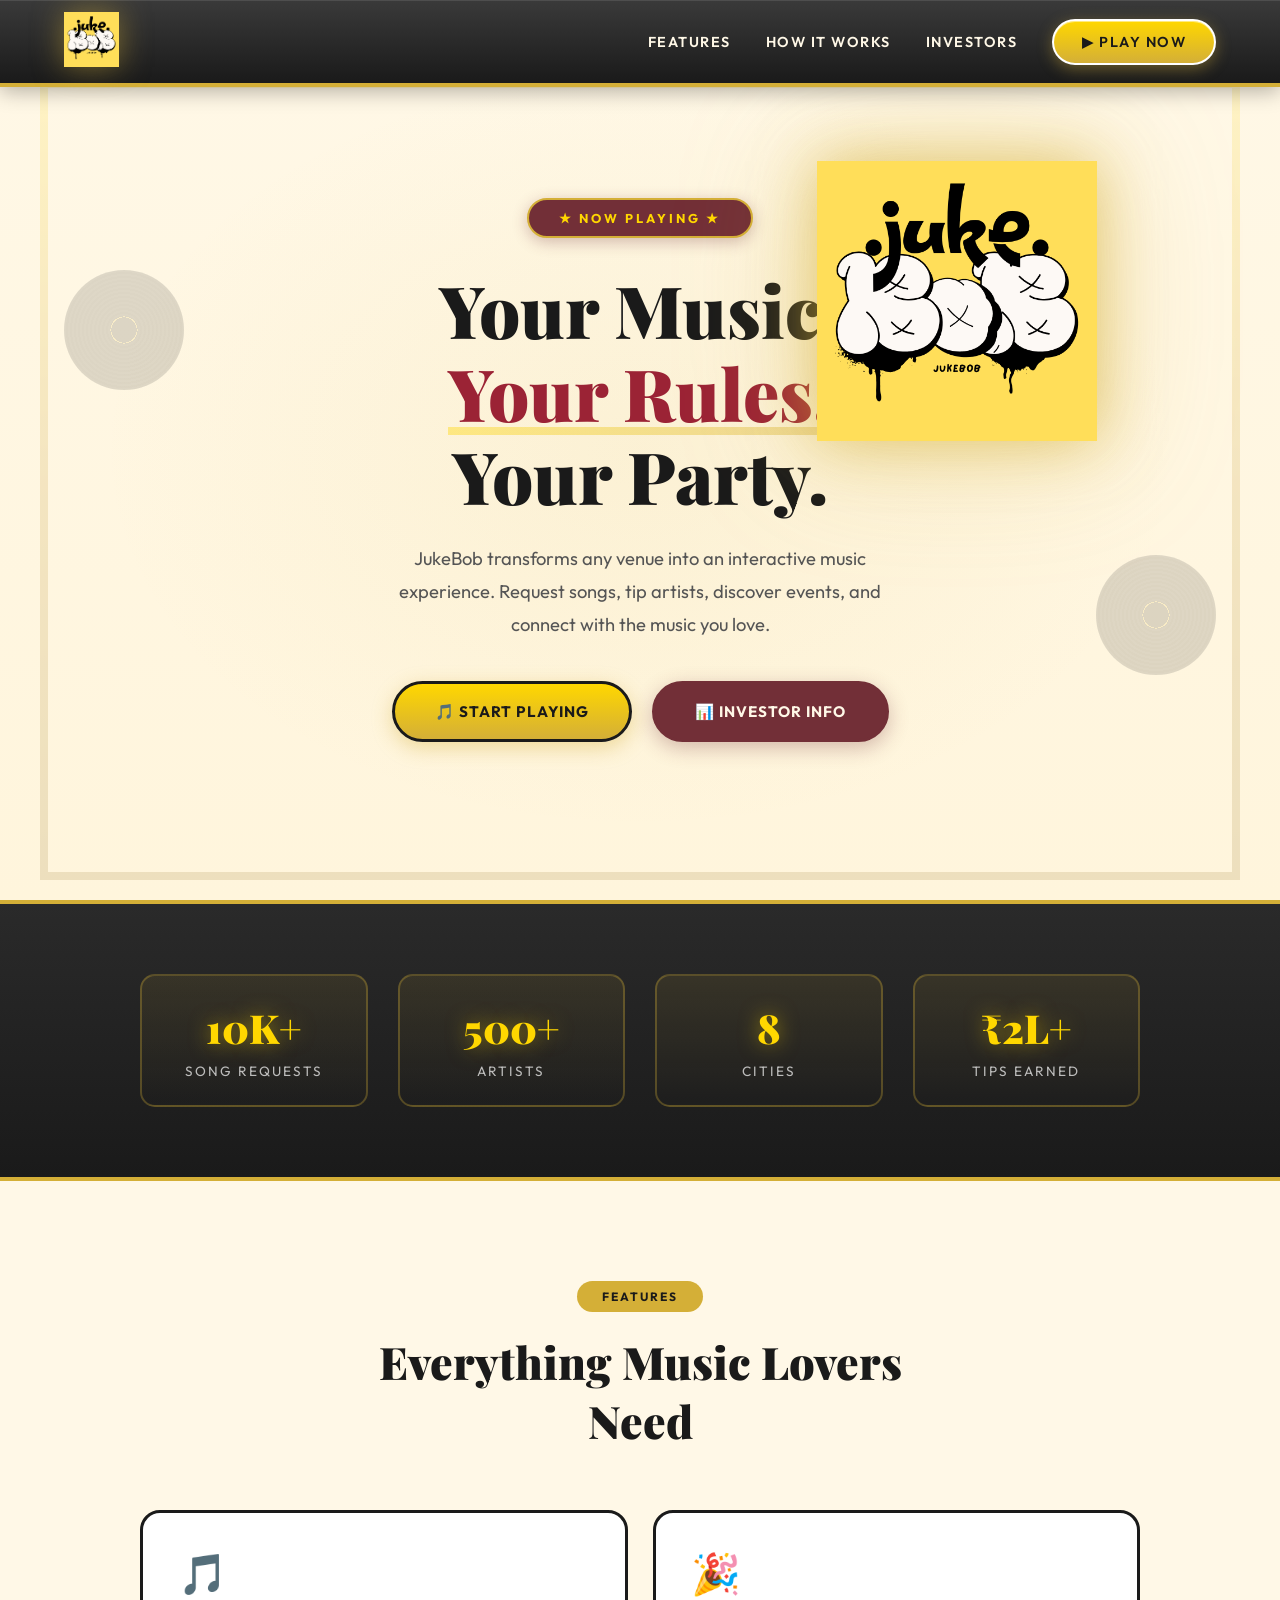
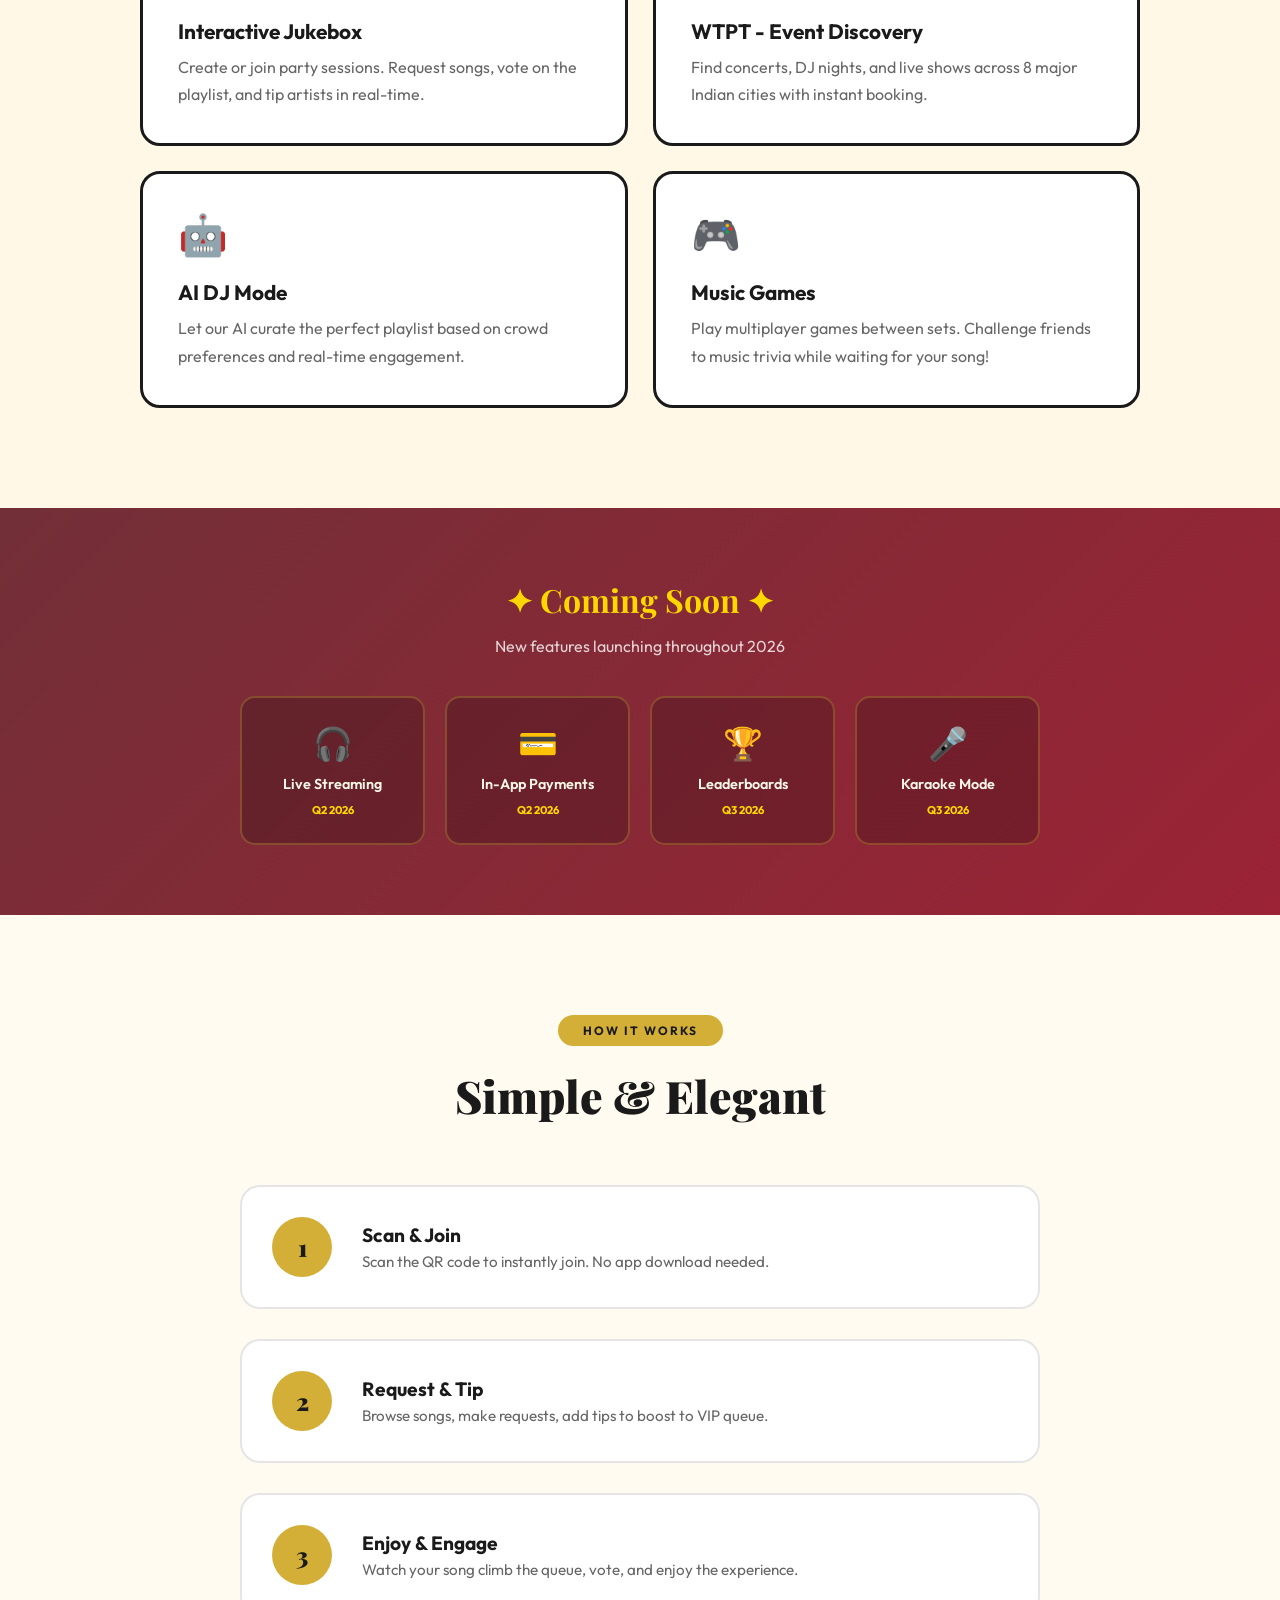
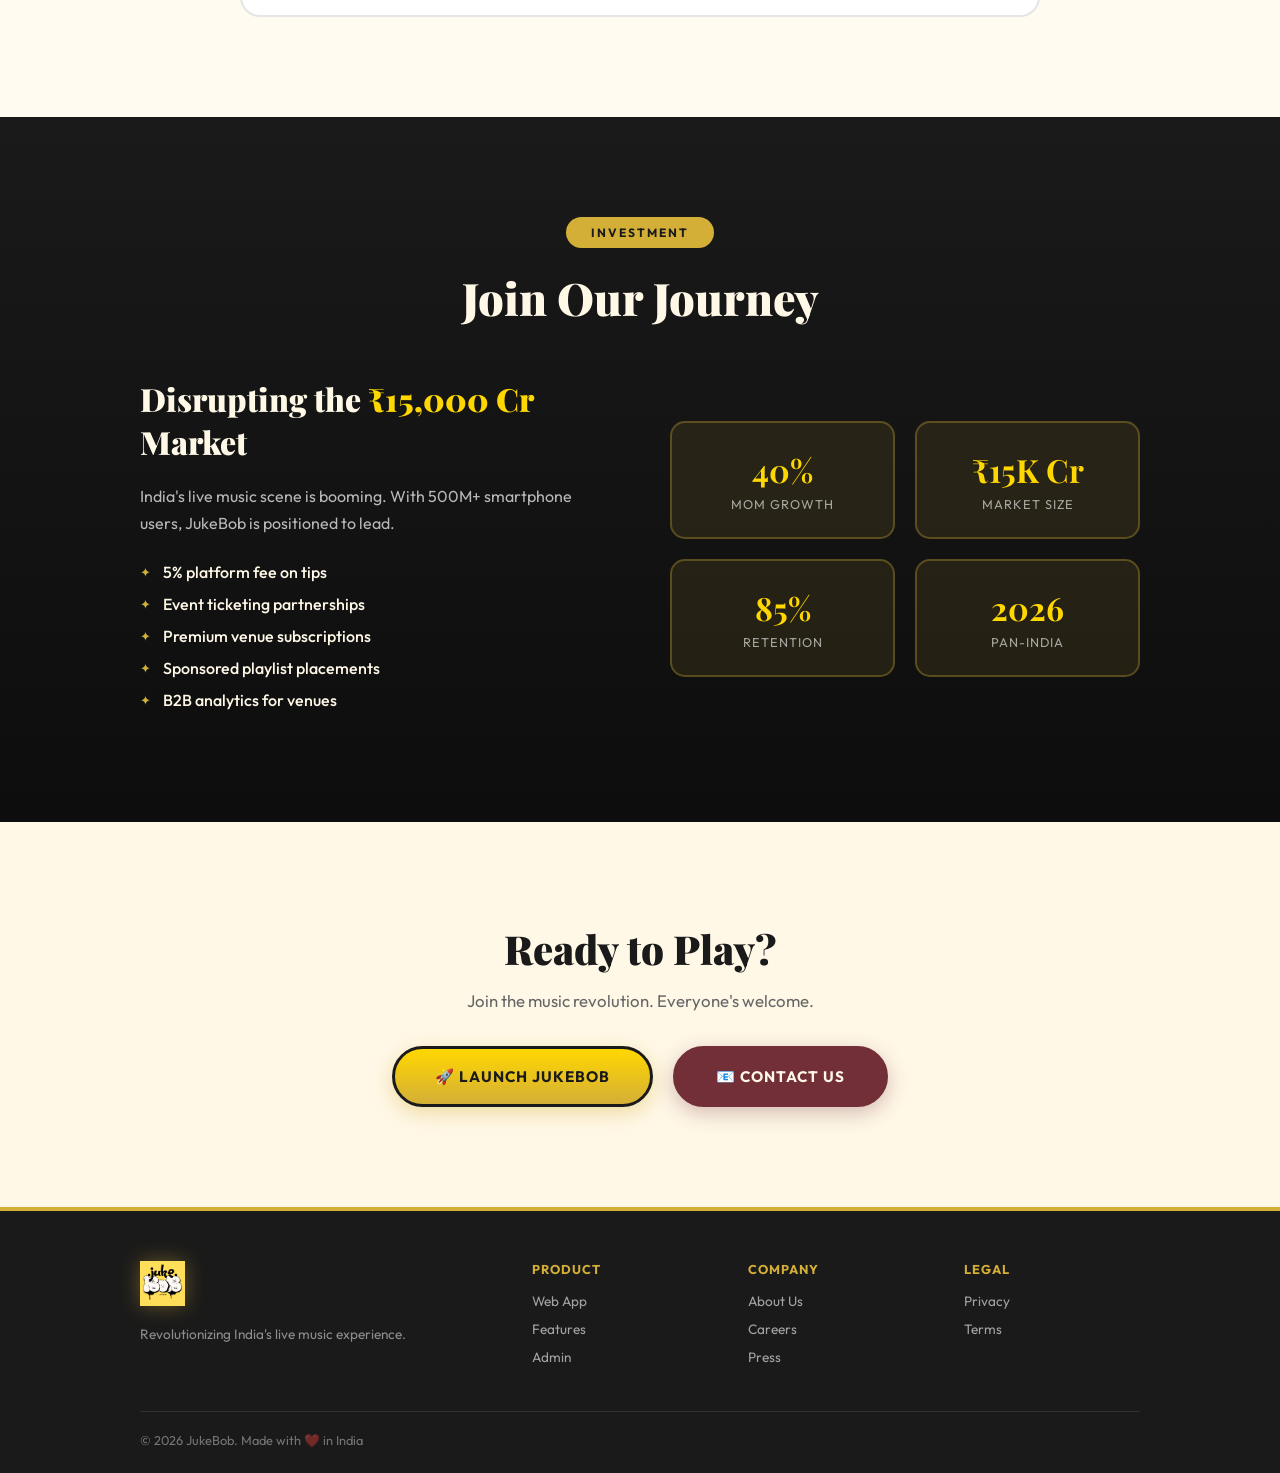
<file: frontend/landing-vintage.html>
<!DOCTYPE html>
<html lang="en">

<head>
    <meta charset="UTF-8">
    <meta name="viewport" content="width=device-width, initial-scale=1.0">
    <title>JukeBob | The Future of Live Music Experiences</title>
    <meta name="description" content="JukeBob revolutionizes how audiences connect with live music.">
    <link rel="icon" type="image/png" href="icon.png">
    <link
        href="https://fonts.googleapis.com/css2?family=Playfair+Display:wght@700;800;900&family=Outfit:wght@400;500;600;700;800&display=swap"
        rel="stylesheet">
    <style>
        :root {
            --gold: #D4AF37;
            --gold-light: #FFD700;
            --burgundy: #722F37;
            --cherry: #9B2335;
            --cream: #FFF8E7;
            --dark: #1a1a1a;
            --chrome: linear-gradient(180deg, #E8E8E8 0%, #B8B8B8 50%, #888888 100%);
        }

        * {
            margin: 0;
            padding: 0;
            box-sizing: border-box;
        }

        html {
            scroll-behavior: smooth;
        }

        body {
            font-family: 'Outfit', sans-serif;
            background: var(--cream);
            color: var(--dark);
            overflow-x: hidden;
        }

        /* Navigation - Chrome Jukebox Style */
        nav {
            position: fixed;
            top: 0;
            left: 0;
            right: 0;
            padding: 12px 5%;
            display: flex;
            justify-content: space-between;
            align-items: center;
            z-index: 1000;
            background: linear-gradient(180deg, #3a3a3a 0%, #1a1a1a 100%);
            border-bottom: 4px solid var(--gold);
            box-shadow: 0 4px 20px rgba(0, 0, 0, 0.3), inset 0 1px 0 rgba(255, 255, 255, 0.1);
        }

        .nav-logo img {
            height: 55px;
            filter: drop-shadow(0 0 15px rgba(212, 175, 55, 0.5));
        }

        .nav-links {
            display: flex;
            gap: 35px;
            align-items: center;
        }

        .nav-links a {
            color: var(--cream);
            text-decoration: none;
            font-weight: 600;
            font-size: 0.9rem;
            text-transform: uppercase;
            letter-spacing: 1.5px;
            transition: all 0.3s ease;
        }

        .nav-links a:hover {
            color: var(--gold);
        }

        .nav-cta {
            background: linear-gradient(180deg, var(--gold-light) 0%, var(--gold) 100%);
            padding: 12px 28px;
            border-radius: 30px;
            color: var(--dark) !important;
            font-weight: 700;
            border: 2px solid #fff;
            box-shadow: 0 4px 15px rgba(212, 175, 55, 0.4), inset 0 1px 0 rgba(255, 255, 255, 0.5);
            transition: all 0.3s ease;
        }

        .nav-cta:hover {
            transform: translateY(-2px);
            box-shadow: 0 6px 25px rgba(212, 175, 55, 0.6);
        }

        /* Hero Section - Jukebox Machine */
        .hero {
            min-height: 100vh;
            display: flex;
            align-items: center;
            justify-content: center;
            padding: 100px 5% 60px;
            position: relative;
            background:
                radial-gradient(ellipse at center, rgba(212, 175, 55, 0.08) 0%, transparent 60%),
                linear-gradient(180deg, var(--cream) 0%, #FFF5DC 100%);
            overflow: hidden;
        }

        /* Jukebox Frame */
        .jukebox-frame {
            position: absolute;
            top: 80px;
            left: 50%;
            transform: translateX(-50%);
            width: 95%;
            max-width: 1200px;
            height: calc(100vh - 100px);
            border: 8px solid;
            border-image: linear-gradient(180deg, #FFD700, #B8860B, #8B6914) 1;
            border-radius: 30px;
            pointer-events: none;
            opacity: 0.15;
        }

        /* Floating Logo with Sparkles */
        .logo-container {
            position: absolute;
            width: 280px;
            height: 280px;
            z-index: 2;
            pointer-events: none;
        }

        .floating-logo {
            width: 100%;
            height: auto;
            filter: drop-shadow(0 0 30px rgba(212, 175, 55, 0.6)) drop-shadow(0 0 60px rgba(212, 175, 55, 0.3));
            animation: gentleSway 8s ease-in-out infinite;
        }

        @keyframes gentleSway {

            0%,
            100% {
                transform: translateY(0) rotate(0deg);
            }

            25% {
                transform: translateY(-8px) rotate(1deg);
            }

            50% {
                transform: translateY(-3px) rotate(-0.5deg);
            }

            75% {
                transform: translateY(-10px) rotate(0.5deg);
            }
        }

        /* Sparkle Particles */
        .sparkle {
            position: absolute;
            width: 8px;
            height: 8px;
            background: var(--gold-light);
            border-radius: 50%;
            pointer-events: none;
            opacity: 0;
            box-shadow: 0 0 10px var(--gold-light), 0 0 20px var(--gold);
        }

        .sparkle.active {
            animation: sparkleFloat 1.5s ease-out forwards;
        }

        @keyframes sparkleFloat {
            0% {
                opacity: 1;
                transform: scale(1) translate(0, 0);
            }

            100% {
                opacity: 0;
                transform: scale(0.3) translate(var(--tx), var(--ty));
            }
        }

        .hero-content {
            max-width: 750px;
            text-align: center;
            z-index: 1;
        }

        .hero-badge {
            display: inline-block;
            background: var(--burgundy);
            color: var(--gold-light);
            padding: 10px 30px;
            border-radius: 30px;
            font-size: 0.8rem;
            font-weight: 700;
            margin-bottom: 30px;
            text-transform: uppercase;
            letter-spacing: 3px;
            border: 2px solid var(--gold);
            box-shadow: 0 4px 15px rgba(114, 47, 55, 0.3);
        }

        .hero h1 {
            font-family: 'Playfair Display', serif;
            font-size: clamp(2.5rem, 6vw, 4.5rem);
            font-weight: 900;
            line-height: 1.15;
            margin-bottom: 25px;
            color: var(--dark);
        }

        .hero h1 .highlight {
            color: var(--cherry);
            position: relative;
        }

        .hero h1 .highlight::after {
            content: '';
            position: absolute;
            bottom: 5px;
            left: 0;
            right: 0;
            height: 8px;
            background: linear-gradient(90deg, var(--gold-light), var(--gold));
            opacity: 0.4;
            z-index: -1;
        }

        .hero p {
            font-size: 1.15rem;
            color: #555;
            max-width: 520px;
            margin: 0 auto 40px;
            line-height: 1.8;
        }

        .hero-buttons {
            display: flex;
            gap: 20px;
            justify-content: center;
            flex-wrap: wrap;
        }

        .btn {
            padding: 18px 40px;
            font-size: 0.95rem;
            font-weight: 700;
            cursor: pointer;
            text-decoration: none;
            display: inline-flex;
            align-items: center;
            gap: 10px;
            text-transform: uppercase;
            letter-spacing: 1px;
            transition: all 0.3s ease;
            border-radius: 50px;
        }

        .btn-primary {
            background: linear-gradient(180deg, var(--gold-light) 0%, var(--gold) 100%);
            color: var(--dark);
            border: 3px solid var(--dark);
            box-shadow: 0 6px 20px rgba(212, 175, 55, 0.4);
        }

        .btn-primary:hover {
            transform: translateY(-3px);
            box-shadow: 0 10px 30px rgba(212, 175, 55, 0.5);
        }

        .btn-secondary {
            background: var(--burgundy);
            color: var(--cream);
            border: 3px solid var(--burgundy);
            box-shadow: 0 6px 20px rgba(114, 47, 55, 0.3);
        }

        .btn-secondary:hover {
            background: var(--cherry);
            border-color: var(--cherry);
            transform: translateY(-3px);
        }

        /* Decorative Vinyl Records */
        .vinyl-decoration {
            position: absolute;
            width: 120px;
            height: 120px;
            border-radius: 50%;
            background:
                radial-gradient(circle at center, #1a1a1a 15%, transparent 15%),
                radial-gradient(circle at center, var(--gold) 16%, transparent 16%),
                radial-gradient(circle at center, #1a1a1a 17%, transparent 17%),
                repeating-radial-gradient(circle at center, #1a1a1a, #1a1a1a 2px, #2a2a2a 2px, #2a2a2a 4px);
            opacity: 0.15;
            animation: spin 20s linear infinite;
        }

        .vinyl-decoration.left {
            left: 5%;
            top: 30%;
        }

        .vinyl-decoration.right {
            right: 5%;
            bottom: 25%;
            animation-direction: reverse;
        }

        @keyframes spin {
            from {
                transform: rotate(0deg);
            }

            to {
                transform: rotate(360deg);
            }
        }

        /* Stats Section - Chrome Jukebox Panel */
        .stats {
            padding: 70px 5%;
            background: linear-gradient(180deg, #2a2a2a 0%, #1a1a1a 100%);
            border-top: 4px solid var(--gold);
            border-bottom: 4px solid var(--gold);
        }

        .stats-grid {
            max-width: 1000px;
            margin: 0 auto;
            display: grid;
            grid-template-columns: repeat(4, 1fr);
            gap: 30px;
        }

        .stat-item {
            text-align: center;
            padding: 25px;
            background: linear-gradient(180deg, rgba(212, 175, 55, 0.1) 0%, transparent 100%);
            border: 2px solid rgba(212, 175, 55, 0.3);
            border-radius: 15px;
        }

        .stat-item h3 {
            font-family: 'Playfair Display', serif;
            font-size: 2.5rem;
            font-weight: 900;
            color: var(--gold-light);
            margin-bottom: 8px;
            text-shadow: 0 0 20px rgba(255, 215, 0, 0.5);
        }

        .stat-item p {
            color: rgba(255, 255, 255, 0.7);
            font-size: 0.85rem;
            text-transform: uppercase;
            letter-spacing: 2px;
        }

        /* Features Section */
        .features {
            padding: 100px 5%;
            background: var(--cream);
        }

        .section-header {
            text-align: center;
            max-width: 600px;
            margin: 0 auto 60px;
        }

        .section-tag {
            display: inline-block;
            background: var(--gold);
            color: var(--dark);
            padding: 8px 25px;
            font-size: 0.75rem;
            font-weight: 700;
            border-radius: 20px;
            margin-bottom: 20px;
            text-transform: uppercase;
            letter-spacing: 2px;
        }

        .section-header h2 {
            font-family: 'Playfair Display', serif;
            font-size: clamp(2rem, 4vw, 2.8rem);
            font-weight: 900;
            color: var(--dark);
        }

        .features-grid {
            max-width: 1000px;
            margin: 0 auto;
            display: grid;
            grid-template-columns: repeat(2, 1fr);
            gap: 25px;
        }

        .feature-card {
            background: #fff;
            border: 3px solid var(--dark);
            border-radius: 20px;
            padding: 35px;
            transition: all 0.3s ease;
            position: relative;
            overflow: hidden;
        }

        .feature-card::before {
            content: '';
            position: absolute;
            top: 0;
            left: 0;
            right: 0;
            height: 4px;
            background: linear-gradient(90deg, var(--gold), var(--cherry));
            transform: scaleX(0);
            transition: transform 0.3s ease;
        }

        .feature-card:hover::before {
            transform: scaleX(1);
        }

        .feature-card:hover {
            transform: translateY(-5px);
            box-shadow: 0 15px 40px rgba(0, 0, 0, 0.1);
        }

        .feature-icon {
            font-size: 2.5rem;
            margin-bottom: 20px;
        }

        .feature-card h3 {
            font-size: 1.3rem;
            font-weight: 700;
            margin-bottom: 10px;
            color: var(--dark);
        }

        .feature-card p {
            color: #666;
            line-height: 1.7;
        }

        /* Coming Soon Section */
        .coming-soon {
            padding: 70px 5%;
            background: linear-gradient(135deg, var(--burgundy) 0%, var(--cherry) 100%);
            text-align: center;
        }

        .coming-soon h2 {
            font-family: 'Playfair Display', serif;
            font-size: 2rem;
            color: var(--gold-light);
            margin-bottom: 15px;
        }

        .coming-soon>p {
            color: rgba(255, 255, 255, 0.8);
            margin-bottom: 40px;
        }

        .coming-soon-grid {
            max-width: 800px;
            margin: 0 auto;
            display: grid;
            grid-template-columns: repeat(4, 1fr);
            gap: 20px;
        }

        .coming-item {
            background: rgba(0, 0, 0, 0.2);
            padding: 25px 15px;
            border-radius: 15px;
            border: 2px solid rgba(212, 175, 55, 0.3);
            transition: all 0.3s ease;
        }

        .coming-item:hover {
            border-color: var(--gold);
            transform: translateY(-5px);
        }

        .coming-item .icon {
            font-size: 2rem;
            margin-bottom: 12px;
        }

        .coming-item h4 {
            color: var(--cream);
            font-size: 0.9rem;
            font-weight: 600;
            margin-bottom: 5px;
        }

        .coming-item span {
            color: var(--gold-light);
            font-size: 0.7rem;
            font-weight: 700;
            text-transform: uppercase;
        }

        /* How It Works */
        .how-it-works {
            padding: 100px 5%;
            background: #FFFBF0;
        }

        .steps-container {
            max-width: 800px;
            margin: 0 auto;
            display: flex;
            flex-direction: column;
            gap: 30px;
        }

        .step {
            display: flex;
            gap: 30px;
            align-items: center;
            background: #fff;
            padding: 30px;
            border-radius: 20px;
            border: 2px solid rgba(0, 0, 0, 0.1);
            transition: all 0.3s ease;
        }

        .step:hover {
            border-color: var(--gold);
            box-shadow: 0 10px 30px rgba(212, 175, 55, 0.15);
        }

        .step-number {
            min-width: 60px;
            height: 60px;
            background: var(--gold);
            border-radius: 50%;
            display: flex;
            align-items: center;
            justify-content: center;
            font-family: 'Playfair Display', serif;
            font-size: 1.5rem;
            font-weight: 900;
            color: var(--dark);
        }

        .step-content h3 {
            font-size: 1.2rem;
            font-weight: 700;
            margin-bottom: 5px;
            color: var(--dark);
        }

        .step-content p {
            color: #666;
            font-size: 0.95rem;
        }

        /* Investor Section */
        .investors {
            padding: 100px 5%;
            background: linear-gradient(180deg, #1a1a1a 0%, #0d0d0d 100%);
            color: var(--cream);
        }

        .investor-content {
            max-width: 1000px;
            margin: 0 auto;
            display: grid;
            grid-template-columns: 1fr 1fr;
            gap: 60px;
            align-items: center;
        }

        .investor-text h2 {
            font-family: 'Playfair Display', serif;
            font-size: 2rem;
            font-weight: 900;
            margin-bottom: 20px;
        }

        .investor-text h2 span {
            color: var(--gold-light);
        }

        .investor-text p {
            color: rgba(255, 255, 255, 0.7);
            margin-bottom: 25px;
            line-height: 1.7;
        }

        .investor-highlights {
            list-style: none;
        }

        .investor-highlights li {
            display: flex;
            align-items: center;
            gap: 12px;
            margin-bottom: 12px;
            font-weight: 500;
        }

        .investor-highlights li::before {
            content: '✦';
            color: var(--gold);
            font-size: 0.8rem;
        }

        .investor-metrics {
            display: grid;
            grid-template-columns: 1fr 1fr;
            gap: 20px;
        }

        .metric-card {
            background: rgba(212, 175, 55, 0.1);
            border: 2px solid rgba(212, 175, 55, 0.3);
            border-radius: 15px;
            padding: 25px;
            text-align: center;
            transition: all 0.3s ease;
        }

        .metric-card:hover {
            border-color: var(--gold);
        }

        .metric-card h4 {
            font-family: 'Playfair Display', serif;
            font-size: 2rem;
            color: var(--gold-light);
            margin-bottom: 5px;
        }

        .metric-card p {
            font-size: 0.8rem;
            color: rgba(255, 255, 255, 0.6);
            text-transform: uppercase;
            letter-spacing: 1px;
        }

        /* CTA Section */
        .cta {
            padding: 100px 5%;
            text-align: center;
            background: var(--cream);
        }

        .cta h2 {
            font-family: 'Playfair Display', serif;
            font-size: clamp(1.8rem, 4vw, 2.5rem);
            font-weight: 900;
            margin-bottom: 15px;
            color: var(--dark);
        }

        .cta p {
            color: #666;
            font-size: 1.05rem;
            max-width: 450px;
            margin: 0 auto 35px;
        }

        /* Footer */
        footer {
            padding: 50px 5% 25px;
            background: #1a1a1a;
            color: var(--cream);
            border-top: 4px solid var(--gold);
        }

        .footer-content {
            max-width: 1000px;
            margin: 0 auto;
            display: grid;
            grid-template-columns: 2fr 1fr 1fr 1fr;
            gap: 40px;
        }

        .footer-brand img {
            height: 45px;
            margin-bottom: 15px;
            filter: drop-shadow(0 0 10px rgba(212, 175, 55, 0.4));
        }

        .footer-brand p {
            color: rgba(255, 255, 255, 0.5);
            font-size: 0.85rem;
        }

        .footer-links h4 {
            font-size: 0.8rem;
            font-weight: 700;
            margin-bottom: 15px;
            color: var(--gold);
            text-transform: uppercase;
            letter-spacing: 1px;
        }

        .footer-links a {
            display: block;
            color: rgba(255, 255, 255, 0.6);
            text-decoration: none;
            margin-bottom: 10px;
            font-size: 0.85rem;
            transition: all 0.2s ease;
        }

        .footer-links a:hover {
            color: var(--gold-light);
        }

        .footer-bottom {
            max-width: 1000px;
            margin: 35px auto 0;
            padding-top: 20px;
            border-top: 1px solid rgba(255, 255, 255, 0.1);
            display: flex;
            justify-content: space-between;
            align-items: center;
            color: rgba(255, 255, 255, 0.4);
            font-size: 0.8rem;
        }

        /* Mobile */
        .mobile-menu-btn {
            display: none;
            background: var(--gold);
            border: none;
            color: var(--dark);
            font-size: 1.2rem;
            padding: 10px 15px;
            border-radius: 8px;
            cursor: pointer;
        }

        @media (max-width: 1024px) {
            .investor-content {
                grid-template-columns: 1fr;
                text-align: center;
            }

            .investor-highlights {
                display: inline-block;
                text-align: left;
            }

            .coming-soon-grid {
                grid-template-columns: repeat(2, 1fr);
            }

            .logo-container {
                width: 200px;
                height: 200px;
            }
        }

        @media (max-width: 768px) {
            .nav-links {
                display: none;
            }

            .mobile-menu-btn {
                display: block;
            }

            .stats-grid {
                grid-template-columns: repeat(2, 1fr);
            }

            .features-grid {
                grid-template-columns: 1fr;
            }

            .step {
                flex-direction: column;
                text-align: center;
            }

            .footer-content {
                grid-template-columns: 1fr 1fr;
            }

            .footer-bottom {
                flex-direction: column;
                gap: 15px;
            }

            .vinyl-decoration {
                display: none;
            }
        }

        @media (max-width: 480px) {
            .stats-grid {
                grid-template-columns: 1fr;
            }

            .investor-metrics {
                grid-template-columns: 1fr;
            }

            .footer-content {
                grid-template-columns: 1fr;
            }

            .coming-soon-grid {
                grid-template-columns: 1fr;
            }
        }
    </style>
</head>

<body>
    <!-- Navigation -->
    <nav>
        <div class="nav-logo">
            <img src="jukebob_logo.png" alt="JukeBob">
        </div>
        <div class="nav-links">
            <a href="#features">Features</a>
            <a href="#how-it-works">How It Works</a>
            <a href="#investors">Investors</a>
            <a href="http://localhost:8080" class="nav-cta">▶ Play Now</a>
        </div>
        <button class="mobile-menu-btn">☰</button>
    </nav>

    <!-- Hero Section -->
    <section class="hero" id="hero-section">
        <div class="jukebox-frame"></div>
        <div class="vinyl-decoration left"></div>
        <div class="vinyl-decoration right"></div>

        <!-- Logo with Sparkles -->
        <div class="logo-container" id="logo-container">
            <img src="jukebob_logo.png" alt="" class="floating-logo" id="floating-logo">
        </div>

        <div class="hero-content">
            <div class="hero-badge">★ Now Playing ★</div>
            <h1>
                Your Music.<br>
                <span class="highlight">Your Rules.</span><br>
                Your Party.
            </h1>
            <p>
                JukeBob transforms any venue into an interactive music experience.
                Request songs, tip artists, discover events, and connect with the music you love.
            </p>
            <div class="hero-buttons">
                <a href="http://localhost:8080" class="btn btn-primary">
                    🎵 Start Playing
                </a>
                <a href="#investors" class="btn btn-secondary">
                    📊 Investor Info
                </a>
            </div>
        </div>
    </section>

    <!-- Stats -->
    <section class="stats">
        <div class="stats-grid">
            <div class="stat-item">
                <h3>10K+</h3>
                <p>Song Requests</p>
            </div>
            <div class="stat-item">
                <h3>500+</h3>
                <p>Artists</p>
            </div>
            <div class="stat-item">
                <h3>8</h3>
                <p>Cities</p>
            </div>
            <div class="stat-item">
                <h3>₹2L+</h3>
                <p>Tips Earned</p>
            </div>
        </div>
    </section>

    <!-- Features -->
    <section class="features" id="features">
        <div class="section-header">
            <span class="section-tag">Features</span>
            <h2>Everything Music Lovers Need</h2>
        </div>
        <div class="features-grid">
            <div class="feature-card">
                <div class="feature-icon">🎵</div>
                <h3>Interactive Jukebox</h3>
                <p>Create or join party sessions. Request songs, vote on the playlist, and tip artists in real-time.</p>
            </div>
            <div class="feature-card">
                <div class="feature-icon">🎉</div>
                <h3>WTPT - Event Discovery</h3>
                <p>Find concerts, DJ nights, and live shows across 8 major Indian cities with instant booking.</p>
            </div>
            <div class="feature-card">
                <div class="feature-icon">🤖</div>
                <h3>AI DJ Mode</h3>
                <p>Let our AI curate the perfect playlist based on crowd preferences and real-time engagement.</p>
            </div>
            <div class="feature-card">
                <div class="feature-icon">🎮</div>
                <h3>Music Games</h3>
                <p>Play multiplayer games between sets. Challenge friends to music trivia while waiting for your song!
                </p>
            </div>
        </div>
    </section>

    <!-- Coming Soon -->
    <section class="coming-soon">
        <h2>✦ Coming Soon ✦</h2>
        <p>New features launching throughout 2026</p>
        <div class="coming-soon-grid">
            <div class="coming-item">
                <div class="icon">🎧</div>
                <h4>Live Streaming</h4>
                <span>Q2 2026</span>
            </div>
            <div class="coming-item">
                <div class="icon">💳</div>
                <h4>In-App Payments</h4>
                <span>Q2 2026</span>
            </div>
            <div class="coming-item">
                <div class="icon">🏆</div>
                <h4>Leaderboards</h4>
                <span>Q3 2026</span>
            </div>
            <div class="coming-item">
                <div class="icon">🎤</div>
                <h4>Karaoke Mode</h4>
                <span>Q3 2026</span>
            </div>
        </div>
    </section>

    <!-- How It Works -->
    <section class="how-it-works" id="how-it-works">
        <div class="section-header">
            <span class="section-tag">How It Works</span>
            <h2>Simple & Elegant</h2>
        </div>
        <div class="steps-container">
            <div class="step">
                <div class="step-number">1</div>
                <div class="step-content">
                    <h3>Scan & Join</h3>
                    <p>Scan the QR code to instantly join. No app download needed.</p>
                </div>
            </div>
            <div class="step">
                <div class="step-number">2</div>
                <div class="step-content">
                    <h3>Request & Tip</h3>
                    <p>Browse songs, make requests, add tips to boost to VIP queue.</p>
                </div>
            </div>
            <div class="step">
                <div class="step-number">3</div>
                <div class="step-content">
                    <h3>Enjoy & Engage</h3>
                    <p>Watch your song climb the queue, vote, and enjoy the experience.</p>
                </div>
            </div>
        </div>
    </section>

    <!-- Investor Section -->
    <section class="investors" id="investors">
        <div class="section-header" style="margin-bottom: 50px;">
            <span class="section-tag">Investment</span>
            <h2 style="color: var(--cream);">Join Our Journey</h2>
        </div>
        <div class="investor-content">
            <div class="investor-text">
                <h2>Disrupting the <span>₹15,000 Cr</span> Market</h2>
                <p>India's live music scene is booming. With 500M+ smartphone users, JukeBob is positioned to lead.</p>
                <ul class="investor-highlights">
                    <li>5% platform fee on tips</li>
                    <li>Event ticketing partnerships</li>
                    <li>Premium venue subscriptions</li>
                    <li>Sponsored playlist placements</li>
                    <li>B2B analytics for venues</li>
                </ul>
            </div>
            <div class="investor-metrics">
                <div class="metric-card">
                    <h4>40%</h4>
                    <p>MoM Growth</p>
                </div>
                <div class="metric-card">
                    <h4>₹15K Cr</h4>
                    <p>Market Size</p>
                </div>
                <div class="metric-card">
                    <h4>85%</h4>
                    <p>Retention</p>
                </div>
                <div class="metric-card">
                    <h4>2026</h4>
                    <p>Pan-India</p>
                </div>
            </div>
        </div>
    </section>

    <!-- CTA -->
    <section class="cta">
        <h2>Ready to Play?</h2>
        <p>Join the music revolution. Everyone's welcome.</p>
        <div class="hero-buttons">
            <a href="http://localhost:8080" class="btn btn-primary">🚀 Launch JukeBob</a>
            <a href="mailto:invest@jukebob.com" class="btn btn-secondary">📧 Contact Us</a>
        </div>
    </section>

    <!-- Footer -->
    <footer>
        <div class="footer-content">
            <div class="footer-brand">
                <img src="jukebob_logo.png" alt="JukeBob">
                <p>Revolutionizing India's live music experience.</p>
            </div>
            <div class="footer-links">
                <h4>Product</h4>
                <a href="http://localhost:8080">Web App</a>
                <a href="#features">Features</a>
                <a href="http://localhost:8080/admin.html">Admin</a>
            </div>
            <div class="footer-links">
                <h4>Company</h4>
                <a href="#">About Us</a>
                <a href="#">Careers</a>
                <a href="#">Press</a>
            </div>
            <div class="footer-links">
                <h4>Legal</h4>
                <a href="#">Privacy</a>
                <a href="#">Terms</a>
            </div>
        </div>
        <div class="footer-bottom">
            <p>© 2026 JukeBob. Made with ❤️ in India</p>
        </div>
    </footer>

    <script>
        const heroSection = document.getElementById('hero-section');
        const logoContainer = document.getElementById('logo-container');
        const floatingLogo = document.getElementById('floating-logo');

        // Position logo
        let logoX = (heroSection.offsetWidth - 280) / 2 + 300;
        let logoY = 150;
        let targetX = logoX;
        let targetY = logoY;
        let velocityX = 0.3;
        let velocityY = 0.2;

        logoContainer.style.left = logoX + 'px';
        logoContainer.style.top = logoY + 'px';

        // Create sparkle element
        function createSparkle(x, y) {
            const sparkle = document.createElement('div');
            sparkle.className = 'sparkle';
            sparkle.style.left = (x + Math.random() * 100) + 'px';
            sparkle.style.top = (y + Math.random() * 100) + 'px';
            sparkle.style.setProperty('--tx', (Math.random() - 0.5) * 100 + 'px');
            sparkle.style.setProperty('--ty', (Math.random() - 0.5) * 100 + 'px');
            sparkle.style.width = (4 + Math.random() * 6) + 'px';
            sparkle.style.height = sparkle.style.width;
            heroSection.appendChild(sparkle);

            setTimeout(() => sparkle.classList.add('active'), 10);
            setTimeout(() => sparkle.remove(), 1500);
        }

        // Gentle logo animation
        function animateLogo() {
            // Slow, elegant movement
            logoX += velocityX;
            logoY += velocityY;

            // Bounce off edges gently
            if (logoX <= 50 || logoX >= heroSection.offsetWidth - 330) {
                velocityX *= -1;
                // Create sparkles on bounce
                for (let i = 0; i < 5; i++) {
                    createSparkle(logoX, logoY);
                }
            }
            if (logoY <= 100 || logoY >= heroSection.offsetHeight - 330) {
                velocityY *= -1;
                for (let i = 0; i < 5; i++) {
                    createSparkle(logoX, logoY);
                }
            }

            // Occasional random sparkles
            if (Math.random() < 0.03) {
                createSparkle(logoX, logoY);
            }

            logoContainer.style.left = logoX + 'px';
            logoContainer.style.top = logoY + 'px';

            requestAnimationFrame(animateLogo);
        }

        animateLogo();

        // Push logo away when cursor is near
        heroSection.addEventListener('mousemove', (e) => {
            const rect = heroSection.getBoundingClientRect();
            const mouseX = e.clientX - rect.left;
            const mouseY = e.clientY - rect.top;

            const logoCenterX = logoX + 140;
            const logoCenterY = logoY + 140;

            const distX = mouseX - logoCenterX;
            const distY = mouseY - logoCenterY;
            const distance = Math.sqrt(distX * distX + distY * distY);

            if (distance < 200) {
                const angle = Math.atan2(distY, distX);
                const push = (200 - distance) / 400;
                velocityX -= Math.cos(angle) * push;
                velocityY -= Math.sin(angle) * push;

                // Limit velocity for elegance
                const maxVel = 2;
                velocityX = Math.max(-maxVel, Math.min(maxVel, velocityX));
                velocityY = Math.max(-maxVel, Math.min(maxVel, velocityY));

                // Sparkles when pushed
                if (Math.random() < 0.3) {
                    createSparkle(logoX, logoY);
                }
            }
        });

        // Smooth scroll
        document.querySelectorAll('a[href^="#"]').forEach(anchor => {
            anchor.addEventListener('click', function (e) {
                e.preventDefault();
                document.querySelector(this.getAttribute('href'))?.scrollIntoView({ behavior: 'smooth' });
            });
        });

        // Scroll animations
        const observer = new IntersectionObserver((entries) => {
            entries.forEach(entry => {
                if (entry.isIntersecting) {
                    entry.target.style.opacity = '1';
                    entry.target.style.transform = 'translateY(0)';
                }
            });
        }, { threshold: 0.2 });

        document.querySelectorAll('.stat-item, .feature-card, .step, .metric-card, .coming-item').forEach(el => {
            el.style.opacity = '0';
            el.style.transform = 'translateY(20px)';
            el.style.transition = 'all 0.5s ease';
            observer.observe(el);
        });
    </script>
</body>

</html>
</file>
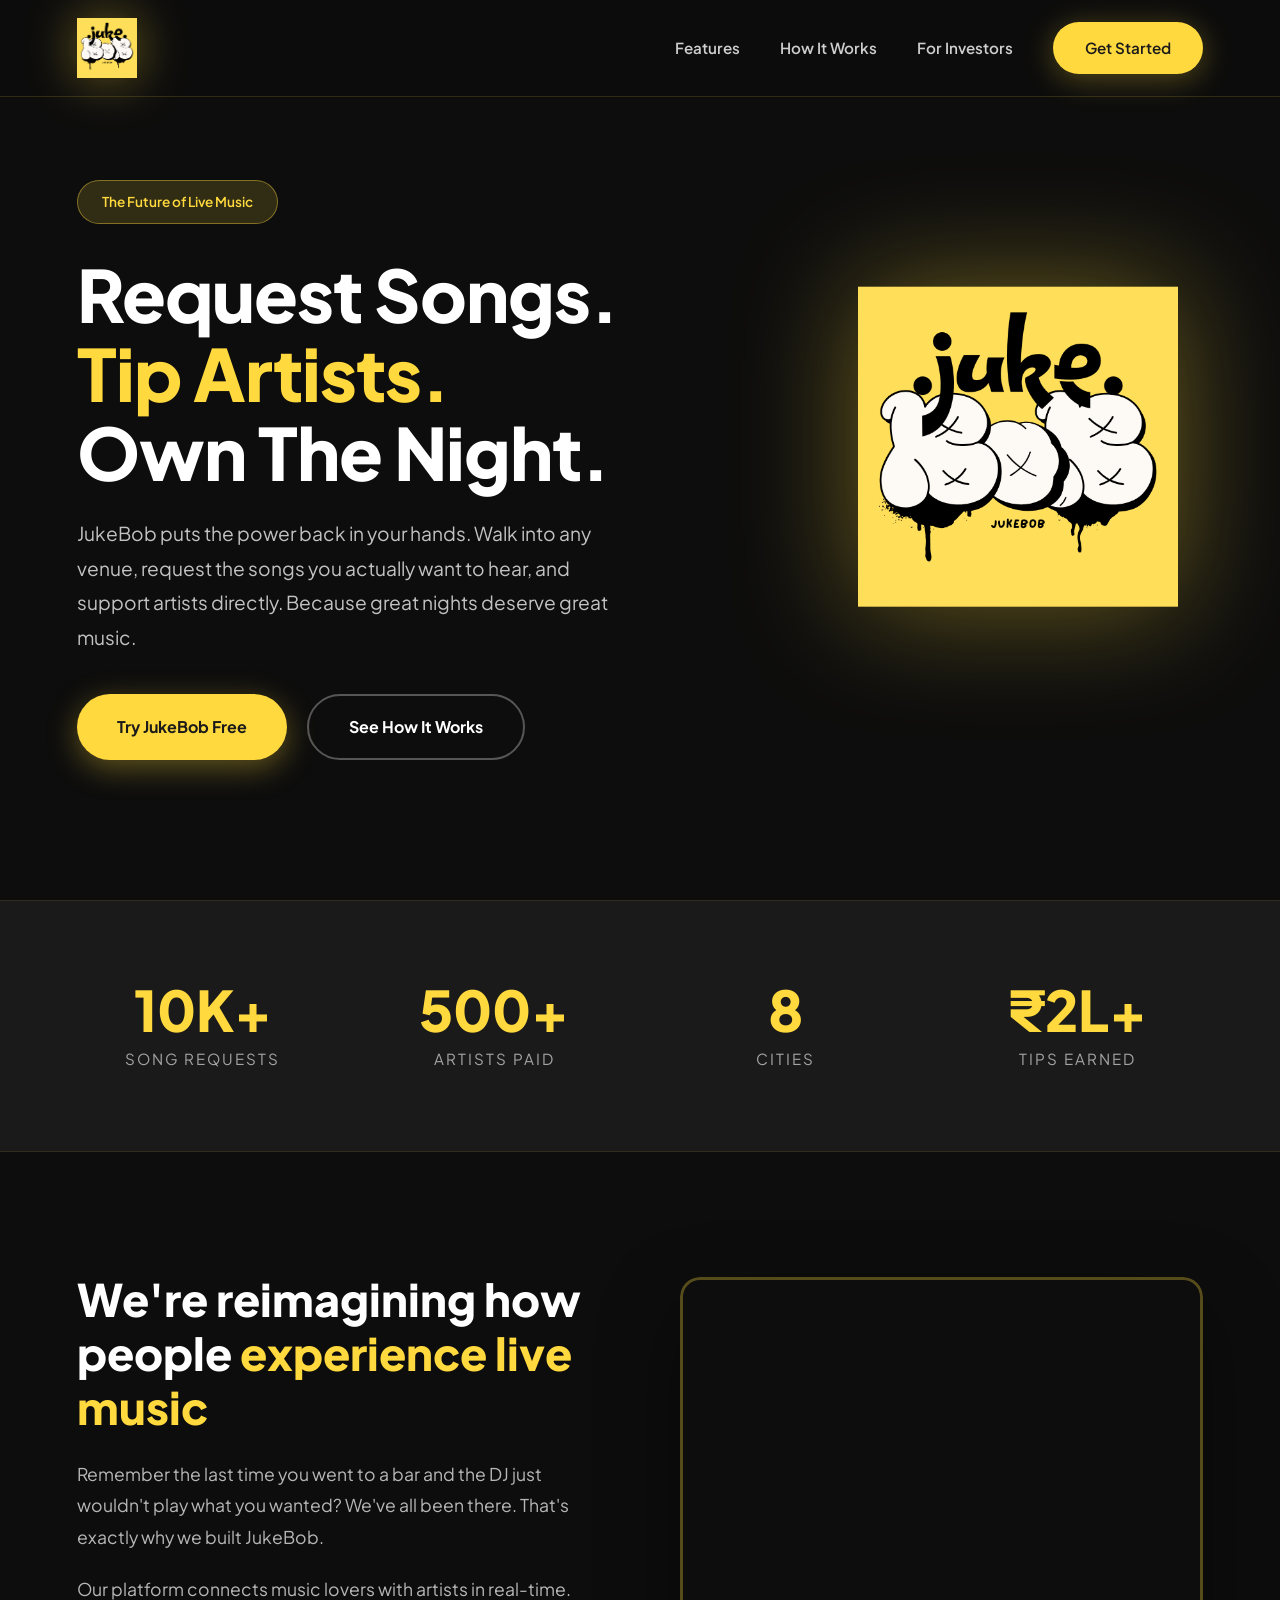
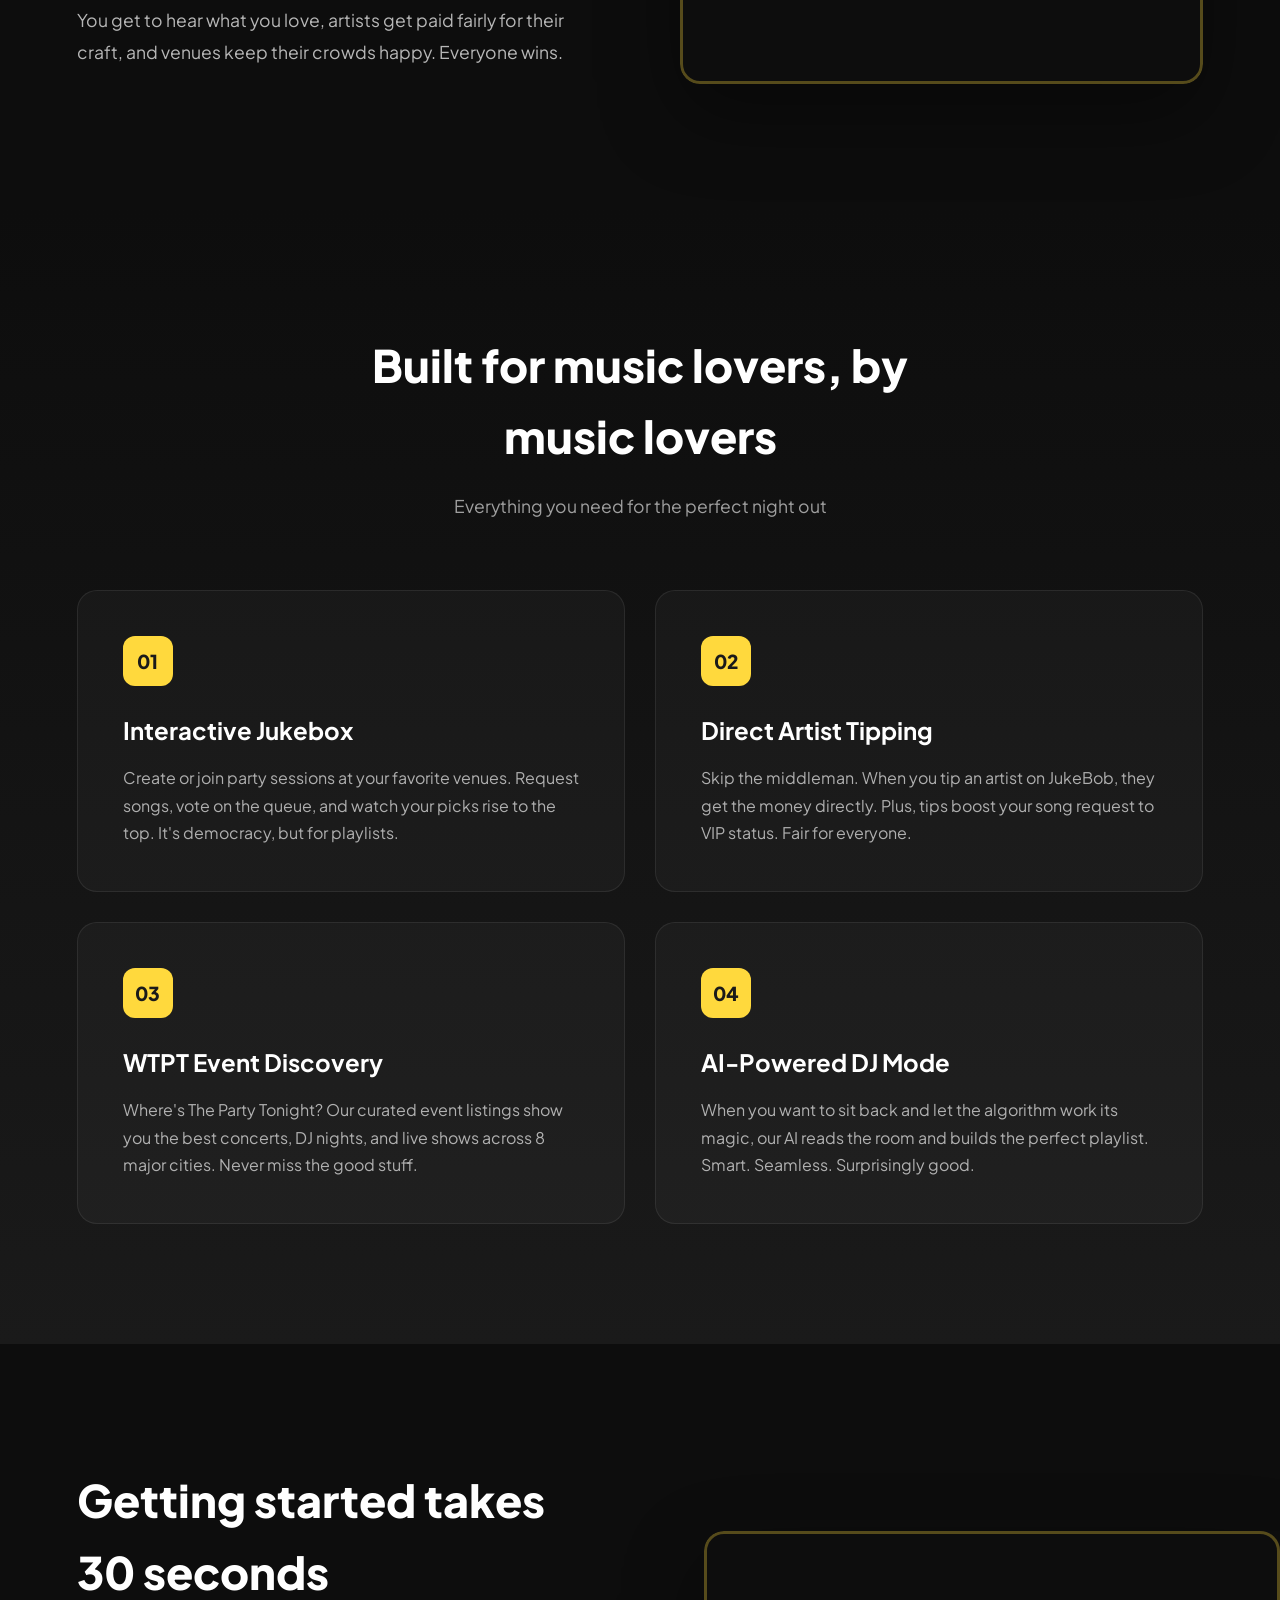
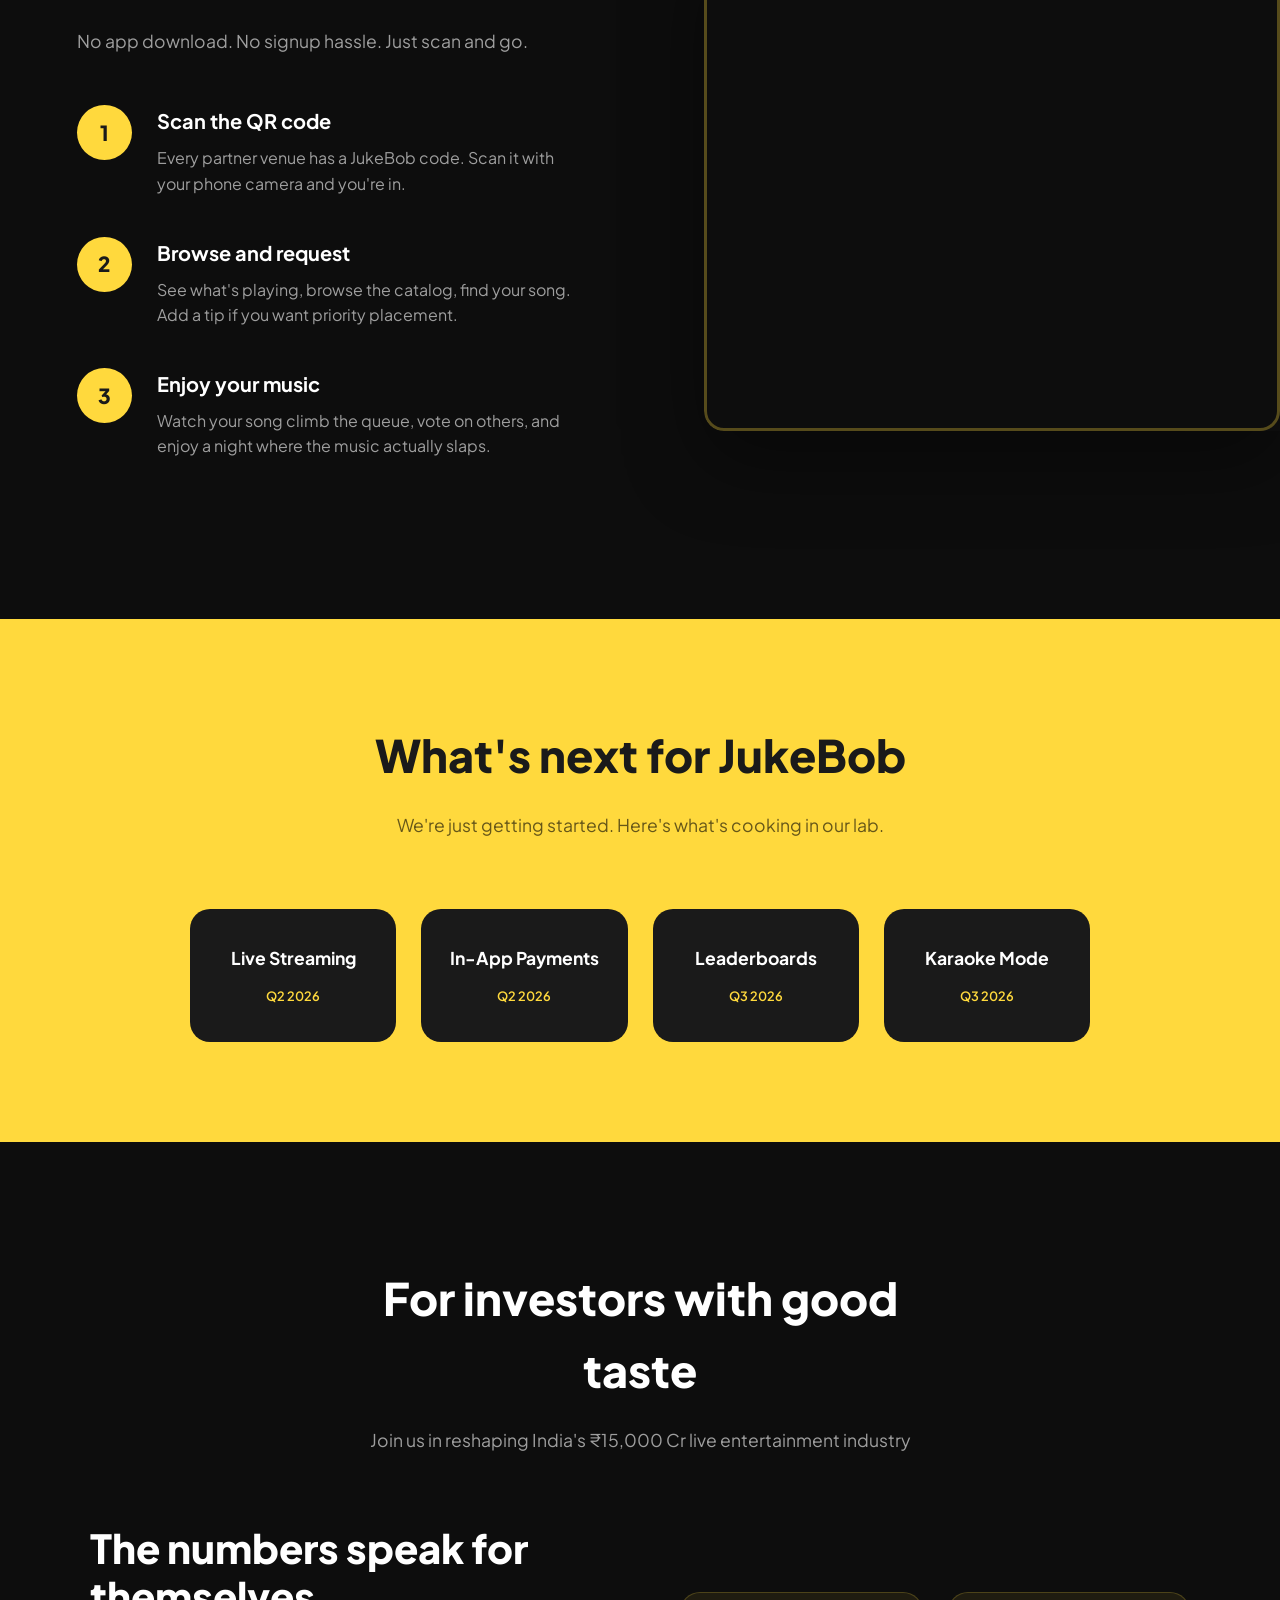
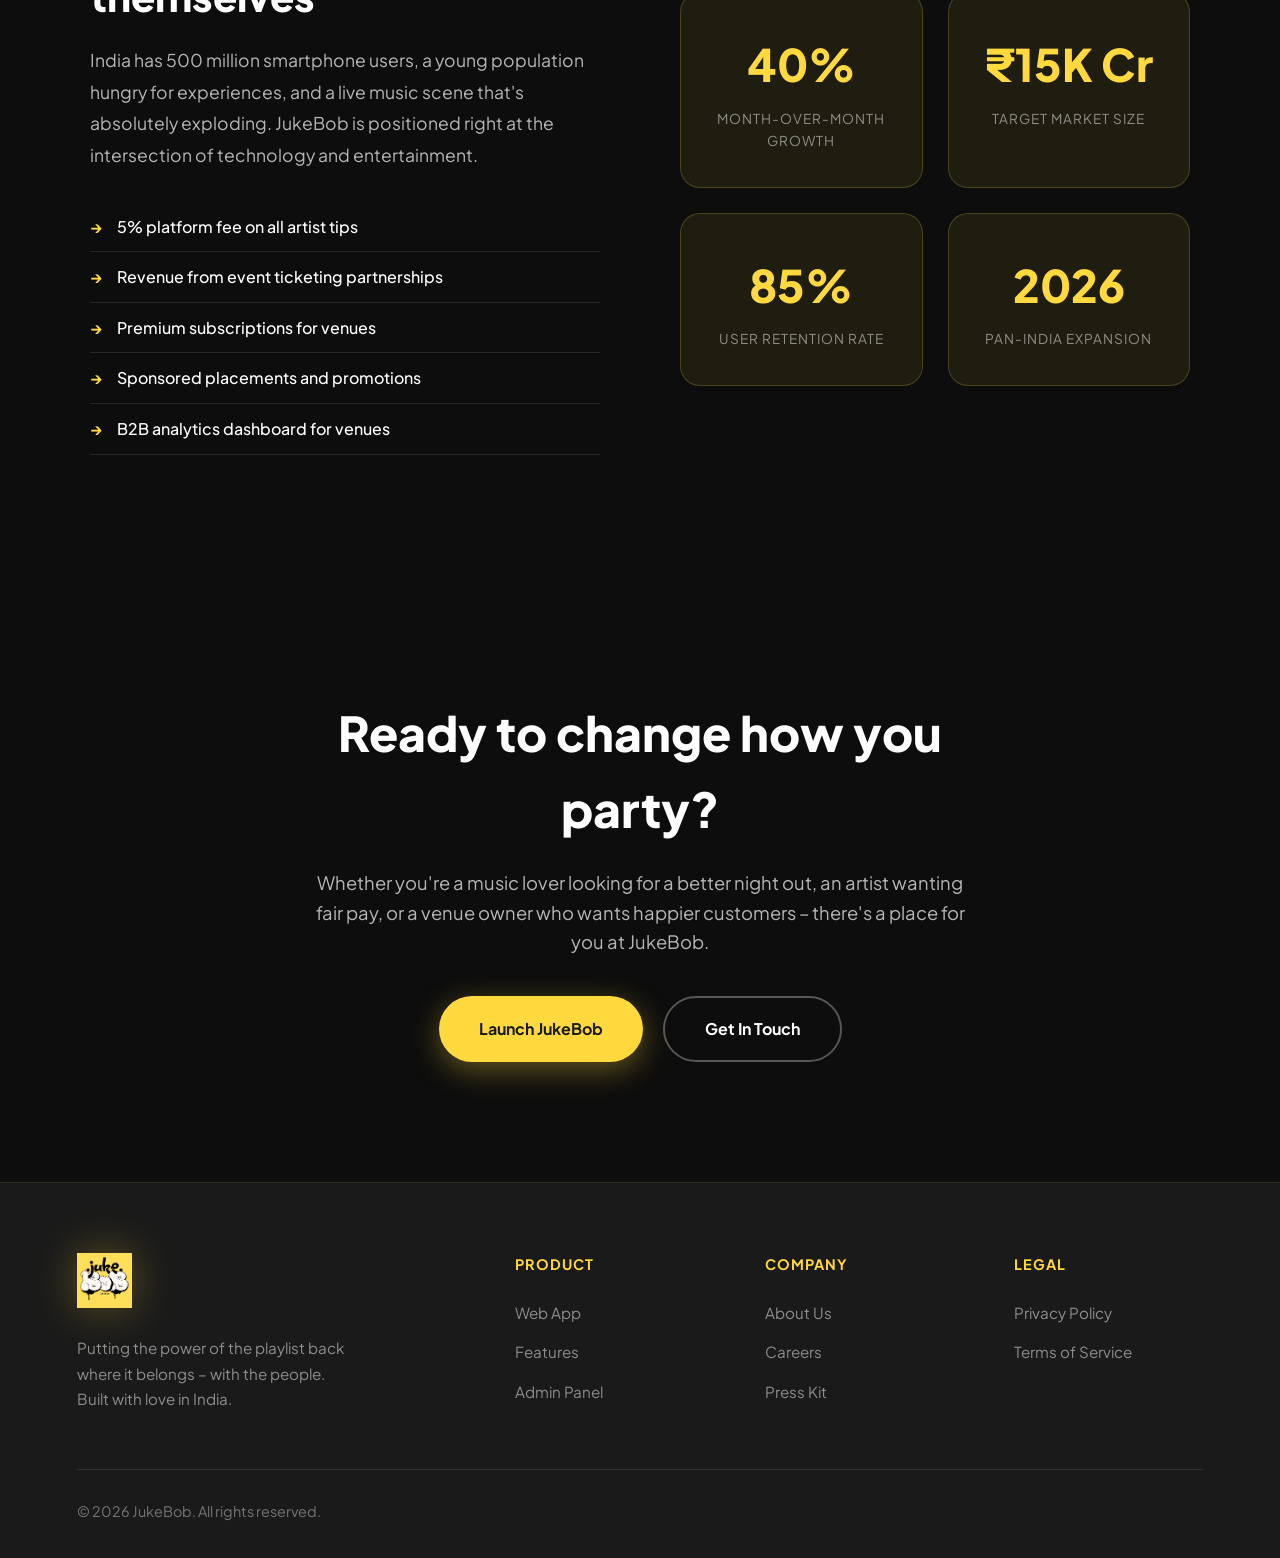
<file: frontend/landing.html>
<!DOCTYPE html>
<html lang="en">

<head>
    <meta charset="UTF-8">
    <meta name="viewport" content="width=device-width, initial-scale=1.0">
    <title>JukeBob | Request Songs. Tip Artists. Own The Night.</title>
    <meta name="description"
        content="JukeBob transforms venues into interactive music experiences. Request your favorite songs, tip artists directly, and discover amazing live events.">
    <link rel="icon" type="image/png" href="icon.png">
    <link href="https://fonts.googleapis.com/css2?family=Plus+Jakarta+Sans:wght@400;500;600;700;800&display=swap"
        rel="stylesheet">
    <style>
        :root {
            /* Brand Colors - From Logo */
            --brand-yellow: #FFD93D;
            --brand-yellow-dark: #E6B800;
            --brand-orange: #FF9F1C;
            --brand-black: #1A1A1A;
            --brand-dark: #0D0D0D;
            --pure-white: #FFFFFF;
            --off-white: #FAFAFA;
            --gray-light: #F5F5F5;
            --gray-text: #666666;
        }

        * {
            margin: 0;
            padding: 0;
            box-sizing: border-box;
        }

        html {
            scroll-behavior: smooth;
        }

        body {
            font-family: 'Plus Jakarta Sans', sans-serif;
            background: var(--brand-dark);
            color: var(--pure-white);
            overflow-x: hidden;
            line-height: 1.6;
        }

        /* Navigation */
        nav {
            position: fixed;
            top: 0;
            left: 0;
            right: 0;
            padding: 18px 6%;
            display: flex;
            justify-content: space-between;
            align-items: center;
            z-index: 1000;
            background: rgba(13, 13, 13, 0.9);
            backdrop-filter: blur(20px);
            border-bottom: 1px solid rgba(255, 217, 61, 0.15);
        }

        .nav-logo {
            display: flex;
            align-items: center;
            gap: 15px;
        }

        .nav-logo img {
            height: 60px;
            filter: drop-shadow(0 0 25px rgba(255, 217, 61, 0.4));
            transition: all 0.3s ease;
        }

        .nav-logo img:hover {
            transform: scale(1.05);
            filter: drop-shadow(0 0 35px rgba(255, 217, 61, 0.6));
        }

        .nav-links {
            display: flex;
            gap: 40px;
            align-items: center;
        }

        .nav-links a {
            color: rgba(255, 255, 255, 0.8);
            text-decoration: none;
            font-weight: 600;
            font-size: 0.95rem;
            transition: all 0.3s ease;
        }

        .nav-links a:hover {
            color: var(--brand-yellow);
        }

        .nav-cta {
            background: var(--brand-yellow);
            padding: 14px 32px;
            border-radius: 50px;
            color: var(--brand-black) !important;
            font-weight: 700;
            border: none;
            box-shadow: 0 5px 30px rgba(255, 217, 61, 0.3);
            transition: all 0.3s ease;
        }

        .nav-cta:hover {
            transform: translateY(-2px);
            box-shadow: 0 10px 40px rgba(255, 217, 61, 0.4);
        }

        /* Hero Section */
        .hero {
            min-height: 100vh;
            display: flex;
            align-items: center;
            padding: 120px 6% 80px;
            position: relative;
            overflow: hidden;
        }

        /* Video Background */
        .hero-video-bg {
            position: absolute;
            top: 0;
            left: 0;
            width: 100%;
            height: 100%;
            z-index: 0;
        }

        .hero-video-bg video {
            width: 100%;
            height: 100%;
            object-fit: cover;
            opacity: 0.35;
        }

        .hero-video-bg::after {
            content: '';
            position: absolute;
            top: 0;
            left: 0;
            right: 0;
            bottom: 0;
            background: linear-gradient(135deg,
                    rgba(13, 13, 13, 0.7) 0%,
                    rgba(13, 13, 13, 0.4) 50%,
                    rgba(13, 13, 13, 0.8) 100%);
        }

        .hero-content {
            max-width: 700px;
            z-index: 1;
            position: relative;
        }

        .hero-tagline {
            display: inline-block;
            background: rgba(255, 217, 61, 0.15);
            border: 1px solid rgba(255, 217, 61, 0.4);
            padding: 10px 24px;
            border-radius: 50px;
            font-size: 0.85rem;
            font-weight: 600;
            margin-bottom: 30px;
            color: var(--brand-yellow);
        }

        .hero h1 {
            font-size: clamp(2.8rem, 6vw, 4.5rem);
            font-weight: 800;
            line-height: 1.1;
            margin-bottom: 25px;
            letter-spacing: -1px;
        }

        .hero h1 span {
            color: var(--brand-yellow);
        }

        .hero-description {
            font-size: 1.2rem;
            color: rgba(255, 255, 255, 0.75);
            margin-bottom: 40px;
            max-width: 550px;
            line-height: 1.8;
        }

        .hero-buttons {
            display: flex;
            gap: 20px;
            flex-wrap: wrap;
        }

        .btn {
            padding: 18px 40px;
            font-size: 1rem;
            font-weight: 700;
            cursor: pointer;
            text-decoration: none;
            display: inline-flex;
            align-items: center;
            gap: 10px;
            border-radius: 50px;
            transition: all 0.3s ease;
        }

        .btn-primary {
            background: var(--brand-yellow);
            color: var(--brand-black);
            border: none;
            box-shadow: 0 8px 30px rgba(255, 217, 61, 0.35);
        }

        .btn-primary:hover {
            transform: translateY(-3px);
            box-shadow: 0 15px 45px rgba(255, 217, 61, 0.45);
        }

        .btn-secondary {
            background: transparent;
            color: var(--pure-white);
            border: 2px solid rgba(255, 255, 255, 0.3);
        }

        .btn-secondary:hover {
            border-color: var(--brand-yellow);
            color: var(--brand-yellow);
        }

        /* Brand Showcase */
        .brand-showcase {
            position: absolute;
            right: 8%;
            top: 50%;
            transform: translateY(-50%);
            z-index: 1;
        }

        .brand-showcase img {
            width: 320px;
            filter: drop-shadow(0 0 60px rgba(255, 217, 61, 0.4));
            animation: float 6s ease-in-out infinite;
        }

        @keyframes float {

            0%,
            100% {
                transform: translateY(0);
            }

            50% {
                transform: translateY(-20px);
            }
        }

        /* Stats Section */
        .stats {
            padding: 80px 6%;
            background: var(--brand-black);
            border-top: 1px solid rgba(255, 217, 61, 0.1);
            border-bottom: 1px solid rgba(255, 217, 61, 0.1);
        }

        .stats-container {
            max-width: 1200px;
            margin: 0 auto;
            display: grid;
            grid-template-columns: repeat(4, 1fr);
            gap: 40px;
        }

        .stat-item {
            text-align: center;
        }

        .stat-number {
            font-size: 3.5rem;
            font-weight: 800;
            color: var(--brand-yellow);
            line-height: 1;
            margin-bottom: 10px;
        }

        .stat-label {
            font-size: 0.95rem;
            color: rgba(255, 255, 255, 0.6);
            text-transform: uppercase;
            letter-spacing: 2px;
        }

        /* What We Do Section */
        .what-we-do {
            padding: 120px 6%;
            position: relative;
        }

        .section-grid {
            max-width: 1200px;
            margin: 0 auto;
            display: grid;
            grid-template-columns: 1fr 1fr;
            gap: 80px;
            align-items: center;
        }

        .section-content h2 {
            font-size: 2.8rem;
            font-weight: 800;
            margin-bottom: 25px;
            line-height: 1.2;
        }

        .section-content h2 span {
            color: var(--brand-yellow);
        }

        .section-content p {
            font-size: 1.1rem;
            color: rgba(255, 255, 255, 0.7);
            margin-bottom: 20px;
            line-height: 1.8;
        }

        .section-video {
            position: relative;
            border-radius: 20px;
            overflow: hidden;
            box-shadow: 0 30px 80px rgba(0, 0, 0, 0.4);
        }

        .section-video video {
            width: 100%;
            height: 400px;
            object-fit: cover;
        }

        .section-video::before {
            content: '';
            position: absolute;
            inset: 0;
            border: 3px solid var(--brand-yellow);
            border-radius: 20px;
            pointer-events: none;
            opacity: 0.3;
        }

        /* Features Section */
        .features {
            padding: 120px 6%;
            background: linear-gradient(180deg, var(--brand-dark) 0%, var(--brand-black) 100%);
        }

        .section-header {
            text-align: center;
            max-width: 600px;
            margin: 0 auto 70px;
        }

        .section-header h2 {
            font-size: 2.8rem;
            font-weight: 800;
            margin-bottom: 20px;
        }

        .section-header p {
            color: rgba(255, 255, 255, 0.6);
            font-size: 1.1rem;
        }

        .features-grid {
            max-width: 1200px;
            margin: 0 auto;
            display: grid;
            grid-template-columns: repeat(2, 1fr);
            gap: 30px;
        }

        .feature-card {
            background: rgba(255, 255, 255, 0.03);
            border: 1px solid rgba(255, 255, 255, 0.08);
            border-radius: 20px;
            padding: 45px;
            transition: all 0.4s ease;
        }

        .feature-card:hover {
            background: rgba(255, 217, 61, 0.05);
            border-color: rgba(255, 217, 61, 0.3);
            transform: translateY(-5px);
        }

        .feature-number {
            display: inline-block;
            width: 50px;
            height: 50px;
            background: var(--brand-yellow);
            color: var(--brand-black);
            border-radius: 12px;
            font-weight: 800;
            font-size: 1.2rem;
            display: flex;
            align-items: center;
            justify-content: center;
            margin-bottom: 25px;
        }

        .feature-card h3 {
            font-size: 1.5rem;
            font-weight: 700;
            margin-bottom: 15px;
            color: var(--pure-white);
        }

        .feature-card p {
            color: rgba(255, 255, 255, 0.65);
            line-height: 1.7;
        }

        /* How It Works */
        .how-it-works {
            padding: 120px 6%;
            position: relative;
            overflow: hidden;
        }

        /* Sparkle Confetti Effect */
        .sparkles-container {
            position: absolute;
            top: 0;
            left: 0;
            width: 100%;
            height: 100%;
            pointer-events: none;
            overflow: hidden;
        }

        .sparkle {
            position: absolute;
            width: 8px;
            height: 8px;
            background: var(--brand-yellow);
            border-radius: 50%;
            opacity: 0;
            animation: sparkleFloat 4s ease-in-out infinite;
            box-shadow: 0 0 10px var(--brand-yellow), 0 0 20px var(--brand-yellow);
        }

        .sparkle::before {
            content: '✦';
            position: absolute;
            font-size: 12px;
            color: var(--brand-yellow);
            text-shadow: 0 0 10px var(--brand-yellow);
        }

        @keyframes sparkleFloat {
            0% {
                opacity: 0;
                transform: translateY(100%) scale(0) rotate(0deg);
            }

            20% {
                opacity: 1;
            }

            80% {
                opacity: 1;
            }

            100% {
                opacity: 0;
                transform: translateY(-100vh) scale(1) rotate(720deg);
            }
        }

        .how-it-works .section-video {
            position: absolute;
            right: 0;
            top: 50%;
            transform: translateY(-50%);
            width: 45%;
            height: 500px;
            border-radius: 20px 0 0 20px;
        }

        .how-it-works .section-video video {
            height: 100%;
        }

        .steps-content {
            max-width: 500px;
        }

        .steps-list {
            margin-top: 50px;
        }

        .step-item {
            display: flex;
            gap: 25px;
            margin-bottom: 40px;
        }

        .step-number {
            min-width: 55px;
            height: 55px;
            background: var(--brand-yellow);
            color: var(--brand-black);
            border-radius: 50%;
            font-weight: 800;
            font-size: 1.3rem;
            display: flex;
            align-items: center;
            justify-content: center;
        }

        .step-text h4 {
            font-size: 1.25rem;
            font-weight: 700;
            margin-bottom: 8px;
        }

        .step-text p {
            color: rgba(255, 255, 255, 0.6);
            font-size: 1rem;
        }

        /* Coming Soon */
        .coming-soon {
            padding: 100px 6%;
            background: var(--brand-yellow);
            color: var(--brand-black);
        }

        .coming-soon .section-header h2 {
            color: var(--brand-black);
        }

        .coming-soon .section-header p {
            color: rgba(0, 0, 0, 0.6);
        }

        .coming-grid {
            max-width: 900px;
            margin: 0 auto;
            display: grid;
            grid-template-columns: repeat(4, 1fr);
            gap: 25px;
        }

        .coming-item {
            background: var(--brand-black);
            color: var(--pure-white);
            padding: 35px 20px;
            border-radius: 20px;
            text-align: center;
            transition: all 0.3s ease;
        }

        .coming-item:hover {
            transform: translateY(-8px);
            box-shadow: 0 20px 50px rgba(0, 0, 0, 0.3);
        }

        .coming-item h4 {
            font-size: 1.1rem;
            font-weight: 700;
            margin-bottom: 10px;
        }

        .coming-item span {
            font-size: 0.8rem;
            color: var(--brand-yellow);
            font-weight: 600;
        }

        /* Investors */
        .investors {
            padding: 120px 6%;
            background: var(--brand-dark);
        }

        .investor-grid {
            max-width: 1100px;
            margin: 0 auto;
            display: grid;
            grid-template-columns: 1fr 1fr;
            gap: 80px;
            align-items: center;
        }

        .investor-text h2 {
            font-size: 2.5rem;
            font-weight: 800;
            margin-bottom: 25px;
            line-height: 1.2;
        }

        .investor-text h2 span {
            color: var(--brand-yellow);
        }

        .investor-text>p {
            color: rgba(255, 255, 255, 0.7);
            font-size: 1.1rem;
            margin-bottom: 30px;
            line-height: 1.8;
        }

        .investor-list {
            list-style: none;
        }

        .investor-list li {
            padding: 12px 0;
            border-bottom: 1px solid rgba(255, 255, 255, 0.1);
            font-weight: 500;
            display: flex;
            align-items: center;
            gap: 15px;
        }

        .investor-list li::before {
            content: '→';
            color: var(--brand-yellow);
            font-weight: 700;
        }

        .metrics-grid {
            display: grid;
            grid-template-columns: 1fr 1fr;
            gap: 25px;
        }

        .metric-card {
            background: rgba(255, 217, 61, 0.08);
            border: 1px solid rgba(255, 217, 61, 0.2);
            border-radius: 20px;
            padding: 35px;
            text-align: center;
            transition: all 0.3s ease;
        }

        .metric-card:hover {
            border-color: var(--brand-yellow);
            transform: scale(1.03);
        }

        .metric-card h4 {
            font-size: 2.8rem;
            font-weight: 800;
            color: var(--brand-yellow);
            margin-bottom: 8px;
        }

        .metric-card p {
            font-size: 0.85rem;
            color: rgba(255, 255, 255, 0.5);
            text-transform: uppercase;
            letter-spacing: 1px;
        }

        /* CTA Section */
        .cta {
            padding: 120px 6%;
            text-align: center;
            position: relative;
            overflow: hidden;
        }

        .cta-video-bg {
            position: absolute;
            top: 0;
            left: 0;
            width: 100%;
            height: 100%;
            z-index: 0;
        }

        .cta-video-bg video {
            width: 100%;
            height: 100%;
            object-fit: cover;
            opacity: 0.55;
        }

        .cta-video-bg::after {
            content: '';
            position: absolute;
            inset: 0;
            background: linear-gradient(180deg, var(--brand-dark) 0%, rgba(13, 13, 13, 0.5) 50%, var(--brand-dark) 100%);
        }

        .cta-content {
            position: relative;
            z-index: 1;
            max-width: 650px;
            margin: 0 auto;
        }

        .cta h2 {
            font-size: 3rem;
            font-weight: 800;
            margin-bottom: 20px;
        }

        .cta p {
            color: rgba(255, 255, 255, 0.7);
            font-size: 1.15rem;
            margin-bottom: 40px;
        }

        /* Footer */
        footer {
            padding: 70px 6% 35px;
            background: var(--brand-black);
            border-top: 1px solid rgba(255, 217, 61, 0.1);
        }

        .footer-content {
            max-width: 1200px;
            margin: 0 auto;
            display: grid;
            grid-template-columns: 2fr 1fr 1fr 1fr;
            gap: 60px;
        }

        .footer-brand img {
            height: 55px;
            margin-bottom: 20px;
            filter: drop-shadow(0 0 20px rgba(255, 217, 61, 0.3));
        }

        .footer-brand p {
            color: rgba(255, 255, 255, 0.5);
            font-size: 0.95rem;
            max-width: 280px;
            line-height: 1.7;
        }

        .footer-links h4 {
            font-size: 0.9rem;
            font-weight: 700;
            margin-bottom: 25px;
            color: var(--brand-yellow);
            text-transform: uppercase;
            letter-spacing: 1px;
        }

        .footer-links a {
            display: block;
            color: rgba(255, 255, 255, 0.5);
            text-decoration: none;
            margin-bottom: 15px;
            font-size: 0.95rem;
            transition: all 0.2s ease;
        }

        .footer-links a:hover {
            color: var(--pure-white);
        }

        .footer-bottom {
            max-width: 1200px;
            margin: 50px auto 0;
            padding-top: 30px;
            border-top: 1px solid rgba(255, 255, 255, 0.1);
            display: flex;
            justify-content: space-between;
            align-items: center;
            color: rgba(255, 255, 255, 0.4);
            font-size: 0.9rem;
        }

        /* Mobile */
        .mobile-menu-btn {
            display: none;
            background: var(--brand-yellow);
            border: none;
            color: var(--brand-black);
            font-size: 1.3rem;
            padding: 10px 15px;
            border-radius: 10px;
            cursor: pointer;
        }

        @media (max-width: 1024px) {
            .brand-showcase {
                display: none;
            }

            .hero-content {
                max-width: 100%;
                text-align: center;
            }

            .hero-buttons {
                justify-content: center;
            }

            .section-grid {
                grid-template-columns: 1fr;
                gap: 50px;
            }

            .section-video {
                order: -1;
            }

            .investor-grid {
                grid-template-columns: 1fr;
                text-align: center;
            }

            .investor-list {
                display: inline-block;
                text-align: left;
            }

            .how-it-works .section-video {
                display: none;
            }

            .coming-grid {
                grid-template-columns: repeat(2, 1fr);
            }
        }

        @media (max-width: 768px) {
            .nav-links {
                display: none;
            }

            .mobile-menu-btn {
                display: block;
            }

            .stats-container {
                grid-template-columns: repeat(2, 1fr);
                gap: 30px;
            }

            .features-grid {
                grid-template-columns: 1fr;
            }

            .footer-content {
                grid-template-columns: 1fr 1fr;
            }

            .footer-bottom {
                flex-direction: column;
                gap: 20px;
                text-align: center;
            }
        }

        @media (max-width: 480px) {
            .stats-container {
                grid-template-columns: 1fr;
            }

            .metrics-grid {
                grid-template-columns: 1fr;
            }

            .footer-content {
                grid-template-columns: 1fr;
            }

            .coming-grid {
                grid-template-columns: 1fr;
            }
        }
    </style>
</head>

<body>
    <!-- Navigation -->
    <nav>
        <div class="nav-logo">
            <img src="jukebob_logo.png" alt="JukeBob">
        </div>
        <div class="nav-links">
            <a href="#features">Features</a>
            <a href="#how-it-works">How It Works</a>
            <a href="#investors">For Investors</a>
            <a href="http://localhost:8080" class="nav-cta">Get Started</a>
        </div>
        <button class="mobile-menu-btn">☰</button>
    </nav>

    <!-- Hero Section -->
    <section class="hero">
        <div class="hero-video-bg">
            <video autoplay muted loop playsinline>
                <source src="hero-video.mp4" type="video/mp4">
            </video>
        </div>

        <div class="hero-content">
            <div class="hero-tagline">The Future of Live Music</div>
            <h1>Request Songs.<br><span>Tip Artists.</span><br>Own The Night.</h1>
            <p class="hero-description">
                JukeBob puts the power back in your hands. Walk into any venue,
                request the songs you actually want to hear, and support artists directly.
                Because great nights deserve great music.
            </p>
            <div class="hero-buttons">
                <a href="http://localhost:8080" class="btn btn-primary">Try JukeBob Free</a>
                <a href="#how-it-works" class="btn btn-secondary">See How It Works</a>
            </div>
        </div>

        <div class="brand-showcase">
            <img src="jukebob_logo.png" alt="JukeBob">
        </div>
    </section>

    <!-- Stats -->
    <section class="stats">
        <div class="stats-container">
            <div class="stat-item">
                <div class="stat-number">10K+</div>
                <div class="stat-label">Song Requests</div>
            </div>
            <div class="stat-item">
                <div class="stat-number">500+</div>
                <div class="stat-label">Artists Paid</div>
            </div>
            <div class="stat-item">
                <div class="stat-number">8</div>
                <div class="stat-label">Cities</div>
            </div>
            <div class="stat-item">
                <div class="stat-number">₹2L+</div>
                <div class="stat-label">Tips Earned</div>
            </div>
        </div>
    </section>

    <!-- What We Do -->
    <section class="what-we-do">
        <div class="section-grid">
            <div class="section-content">
                <h2>We're reimagining how people <span>experience live music</span></h2>
                <p>
                    Remember the last time you went to a bar and the DJ just wouldn't play what you wanted?
                    We've all been there. That's exactly why we built JukeBob.
                </p>
                <p>
                    Our platform connects music lovers with artists in real-time. You get to hear what you love,
                    artists get paid fairly for their craft, and venues keep their crowds happy. Everyone wins.
                </p>
            </div>
            <div class="section-video">
                <video autoplay muted loop playsinline>
                    <source src="video-vertical.mp4" type="video/mp4">
                </video>
            </div>
        </div>
    </section>

    <!-- Features -->
    <section class="features" id="features">
        <div class="section-header">
            <h2>Built for music lovers, by music lovers</h2>
            <p>Everything you need for the perfect night out</p>
        </div>
        <div class="features-grid">
            <div class="feature-card">
                <div class="feature-number">01</div>
                <h3>Interactive Jukebox</h3>
                <p>Create or join party sessions at your favorite venues. Request songs, vote on the queue, and watch
                    your picks rise to the top. It's democracy, but for playlists.</p>
            </div>
            <div class="feature-card">
                <div class="feature-number">02</div>
                <h3>Direct Artist Tipping</h3>
                <p>Skip the middleman. When you tip an artist on JukeBob, they get the money directly. Plus, tips boost
                    your song request to VIP status. Fair for everyone.</p>
            </div>
            <div class="feature-card">
                <div class="feature-number">03</div>
                <h3>WTPT Event Discovery</h3>
                <p>Where's The Party Tonight? Our curated event listings show you the best concerts, DJ nights, and live
                    shows across 8 major cities. Never miss the good stuff.</p>
            </div>
            <div class="feature-card">
                <div class="feature-number">04</div>
                <h3>AI-Powered DJ Mode</h3>
                <p>When you want to sit back and let the algorithm work its magic, our AI reads the room and builds the
                    perfect playlist. Smart. Seamless. Surprisingly good.</p>
            </div>
        </div>
    </section>

    <!-- How It Works -->
    <section class="how-it-works" id="how-it-works">
        <!-- Sparkle Confetti -->
        <div class="sparkles-container" id="sparkles-container"></div>

        <div class="section-video">
            <video autoplay muted loop playsinline>
                <source src="video-vertical2.mp4" type="video/mp4">
            </video>
        </div>
        <div class="steps-content">
            <div class="section-header" style="text-align: left; margin: 0;">
                <h2>Getting started takes 30 seconds</h2>
                <p>No app download. No signup hassle. Just scan and go.</p>
            </div>
            <div class="steps-list">
                <div class="step-item">
                    <div class="step-number">1</div>
                    <div class="step-text">
                        <h4>Scan the QR code</h4>
                        <p>Every partner venue has a JukeBob code. Scan it with your phone camera and you're in.</p>
                    </div>
                </div>
                <div class="step-item">
                    <div class="step-number">2</div>
                    <div class="step-text">
                        <h4>Browse and request</h4>
                        <p>See what's playing, browse the catalog, find your song. Add a tip if you want priority
                            placement.</p>
                    </div>
                </div>
                <div class="step-item">
                    <div class="step-number">3</div>
                    <div class="step-text">
                        <h4>Enjoy your music</h4>
                        <p>Watch your song climb the queue, vote on others, and enjoy a night where the music actually
                            slaps.</p>
                    </div>
                </div>
            </div>
        </div>
    </section>

    <!-- Coming Soon -->
    <section class="coming-soon">
        <div class="section-header">
            <h2>What's next for JukeBob</h2>
            <p>We're just getting started. Here's what's cooking in our lab.</p>
        </div>
        <div class="coming-grid">
            <div class="coming-item">
                <h4>Live Streaming</h4>
                <span>Q2 2026</span>
            </div>
            <div class="coming-item">
                <h4>In-App Payments</h4>
                <span>Q2 2026</span>
            </div>
            <div class="coming-item">
                <h4>Leaderboards</h4>
                <span>Q3 2026</span>
            </div>
            <div class="coming-item">
                <h4>Karaoke Mode</h4>
                <span>Q3 2026</span>
            </div>
        </div>
    </section>

    <!-- Investors -->
    <section class="investors" id="investors">
        <div class="section-header">
            <h2>For investors with good taste</h2>
            <p>Join us in reshaping India's ₹15,000 Cr live entertainment industry</p>
        </div>
        <div class="investor-grid">
            <div class="investor-text">
                <h2>The numbers speak for themselves</h2>
                <p>
                    India has 500 million smartphone users, a young population hungry for experiences,
                    and a live music scene that's absolutely exploding. JukeBob is positioned right at
                    the intersection of technology and entertainment.
                </p>
                <ul class="investor-list">
                    <li>5% platform fee on all artist tips</li>
                    <li>Revenue from event ticketing partnerships</li>
                    <li>Premium subscriptions for venues</li>
                    <li>Sponsored placements and promotions</li>
                    <li>B2B analytics dashboard for venues</li>
                </ul>
            </div>
            <div class="metrics-grid">
                <div class="metric-card">
                    <h4>40%</h4>
                    <p>Month-over-month growth</p>
                </div>
                <div class="metric-card">
                    <h4>₹15K Cr</h4>
                    <p>Target market size</p>
                </div>
                <div class="metric-card">
                    <h4>85%</h4>
                    <p>User retention rate</p>
                </div>
                <div class="metric-card">
                    <h4>2026</h4>
                    <p>Pan-India expansion</p>
                </div>
            </div>
        </div>
    </section>

    <!-- CTA -->
    <section class="cta">
        <div class="cta-video-bg">
            <video autoplay muted loop playsinline>
                <source src="hero-video.mp4" type="video/mp4">
            </video>
        </div>
        <div class="cta-content">
            <h2>Ready to change how you party?</h2>
            <p>
                Whether you're a music lover looking for a better night out, an artist wanting fair pay,
                or a venue owner who wants happier customers – there's a place for you at JukeBob.
            </p>
            <div class="hero-buttons" style="justify-content: center;">
                <a href="http://localhost:8080" class="btn btn-primary">Launch JukeBob</a>
                <a href="mailto:hello@jukebob.com" class="btn btn-secondary">Get In Touch</a>
            </div>
        </div>
    </section>

    <!-- Footer -->
    <footer>
        <div class="footer-content">
            <div class="footer-brand">
                <img src="jukebob_logo.png" alt="JukeBob">
                <p>Putting the power of the playlist back where it belongs – with the people. Built with love in India.
                </p>
            </div>
            <div class="footer-links">
                <h4>Product</h4>
                <a href="http://localhost:8080">Web App</a>
                <a href="#features">Features</a>
                <a href="http://localhost:8080/admin.html">Admin Panel</a>
            </div>
            <div class="footer-links">
                <h4>Company</h4>
                <a href="about.html">About Us</a>
                <a href="careers.html">Careers</a>
                <a href="press.html">Press Kit</a>
            </div>
            <div class="footer-links">
                <h4>Legal</h4>
                <a href="privacy.html">Privacy Policy</a>
                <a href="terms.html">Terms of Service</a>
            </div>
        </div>
        <div class="footer-bottom">
            <p>© 2026 JukeBob. All rights reserved.</p>
        </div>
    </footer>

    <script>
        // Smooth scroll for navigation
        document.querySelectorAll('a[href^="#"]').forEach(anchor => {
            anchor.addEventListener('click', function (e) {
                e.preventDefault();
                document.querySelector(this.getAttribute('href'))?.scrollIntoView({ behavior: 'smooth' });
            });
        });

        // Scroll animations
        const observer = new IntersectionObserver((entries) => {
            entries.forEach(entry => {
                if (entry.isIntersecting) {
                    entry.target.style.opacity = '1';
                    entry.target.style.transform = 'translateY(0)';
                }
            });
        }, { threshold: 0.15 });

        document.querySelectorAll('.stat-item, .feature-card, .step-item, .metric-card, .coming-item').forEach(el => {
            el.style.opacity = '0';
            el.style.transform = 'translateY(25px)';
            el.style.transition = 'all 0.6s ease';
            observer.observe(el);
        });

        // Navbar scroll effect
        window.addEventListener('scroll', () => {
            const nav = document.querySelector('nav');
            if (window.scrollY > 50) {
                nav.style.background = 'rgba(13, 13, 13, 0.98)';
            } else {
                nav.style.background = 'rgba(13, 13, 13, 0.9)';
            }
        });

        // Create magical sparkles for How It Works section
        const sparklesContainer = document.getElementById('sparkles-container');
        const sparkleSymbols = ['✦', '✧', '★', '✴', '✵', '❋', '✺'];

        function createSparkle() {
            const sparkle = document.createElement('div');
            sparkle.className = 'sparkle';
            sparkle.style.left = Math.random() * 100 + '%';
            sparkle.style.top = Math.random() * 100 + '%';
            sparkle.style.animationDuration = (3 + Math.random() * 3) + 's';
            sparkle.style.animationDelay = Math.random() * 2 + 's';
            sparkle.style.width = (4 + Math.random() * 8) + 'px';
            sparkle.style.height = sparkle.style.width;
            sparkle.textContent = sparkleSymbols[Math.floor(Math.random() * sparkleSymbols.length)];
            sparkle.style.fontSize = (10 + Math.random() * 15) + 'px';
            sparkle.style.color = '#FFD93D';
            sparkle.style.textShadow = '0 0 10px #FFD93D, 0 0 20px #FFD93D';
            sparkle.style.background = 'none';
            sparklesContainer.appendChild(sparkle);

            // Remove sparkle after animation
            setTimeout(() => {
                sparkle.remove();
            }, 6000);
        }

        // Create sparkles when section is visible
        const sparkleObserver = new IntersectionObserver((entries) => {
            entries.forEach(entry => {
                if (entry.isIntersecting) {
                    // Create initial batch of sparkles
                    for (let i = 0; i < 15; i++) {
                        setTimeout(() => createSparkle(), i * 200);
                    }
                    // Keep creating sparkles
                    const sparkleInterval = setInterval(() => {
                        if (document.querySelector('.how-it-works:hover') || entry.isIntersecting) {
                            createSparkle();
                        }
                    }, 300);

                    // Store interval to clear later
                    entry.target.sparkleInterval = sparkleInterval;
                } else {
                    if (entry.target.sparkleInterval) {
                        clearInterval(entry.target.sparkleInterval);
                    }
                }
            });
        }, { threshold: 0.2 });

        sparkleObserver.observe(document.querySelector('.how-it-works'));
    </script>
</body>

</html>
</file>
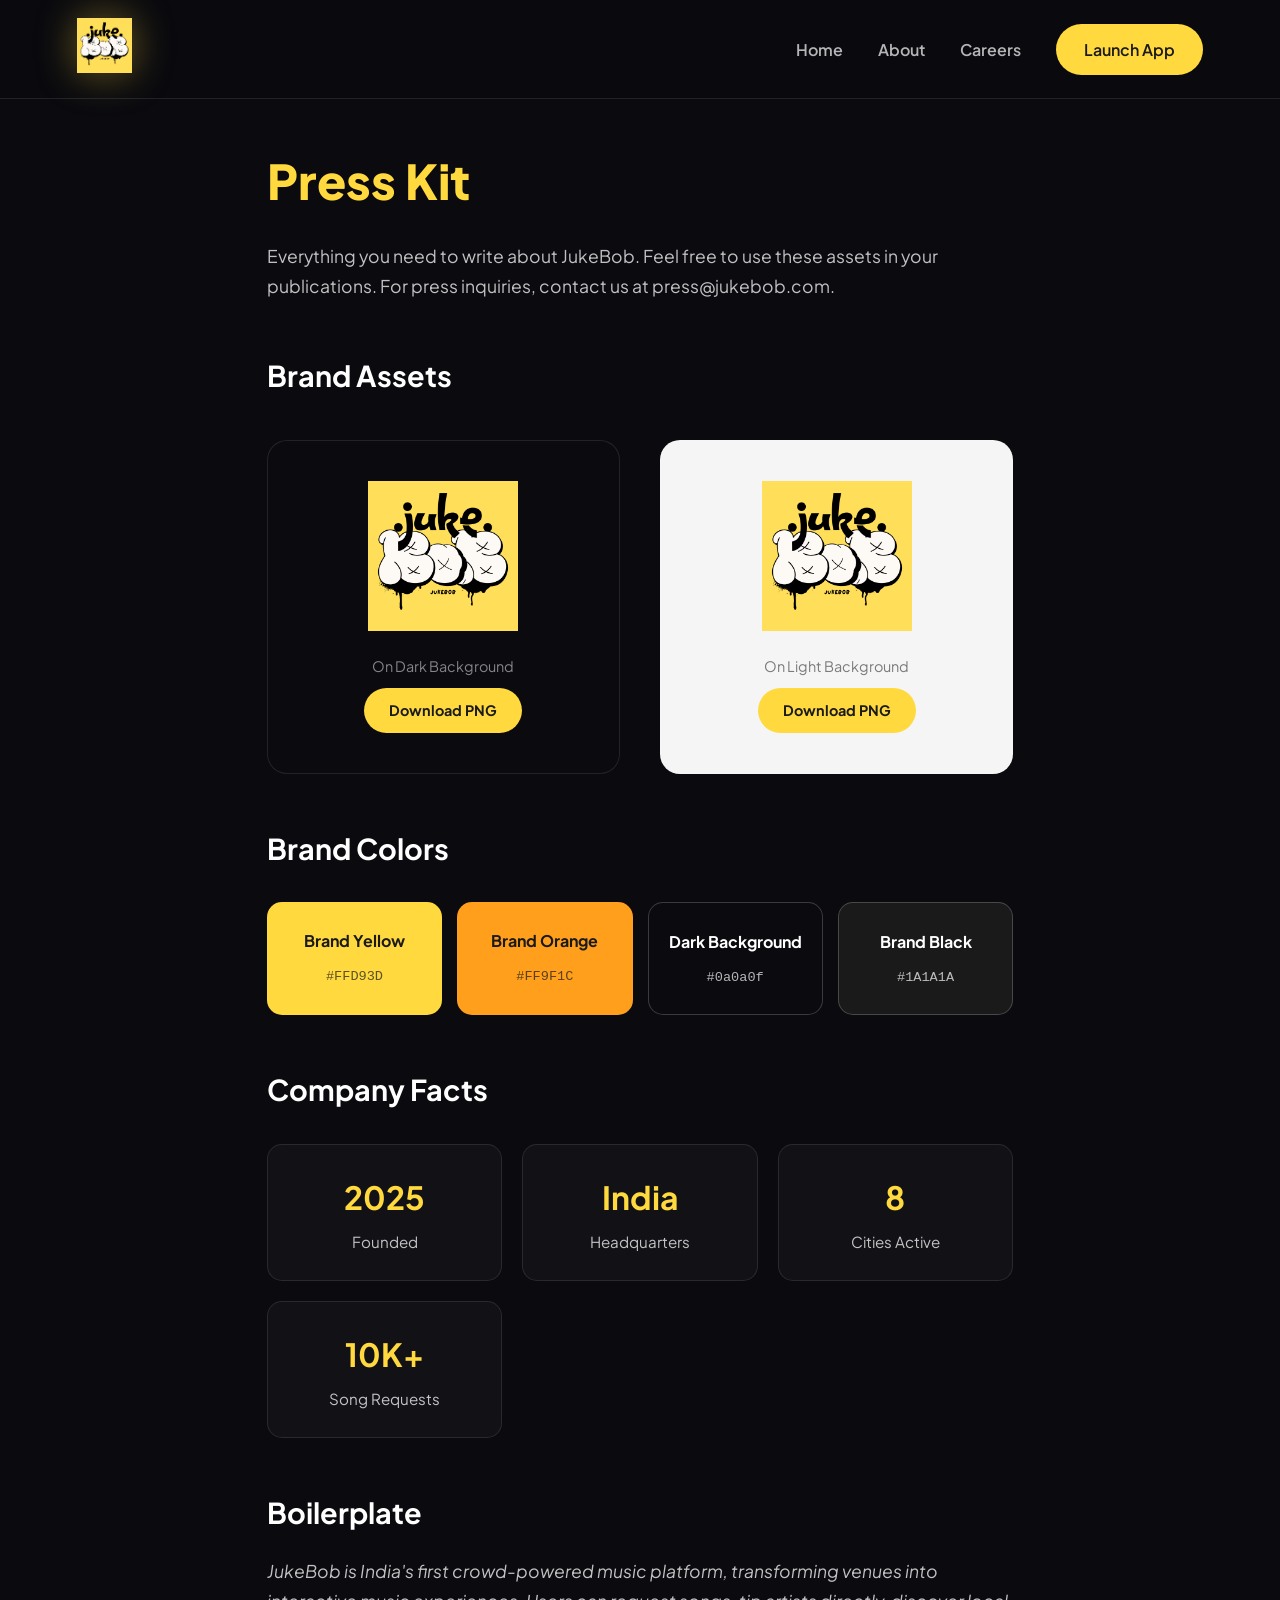
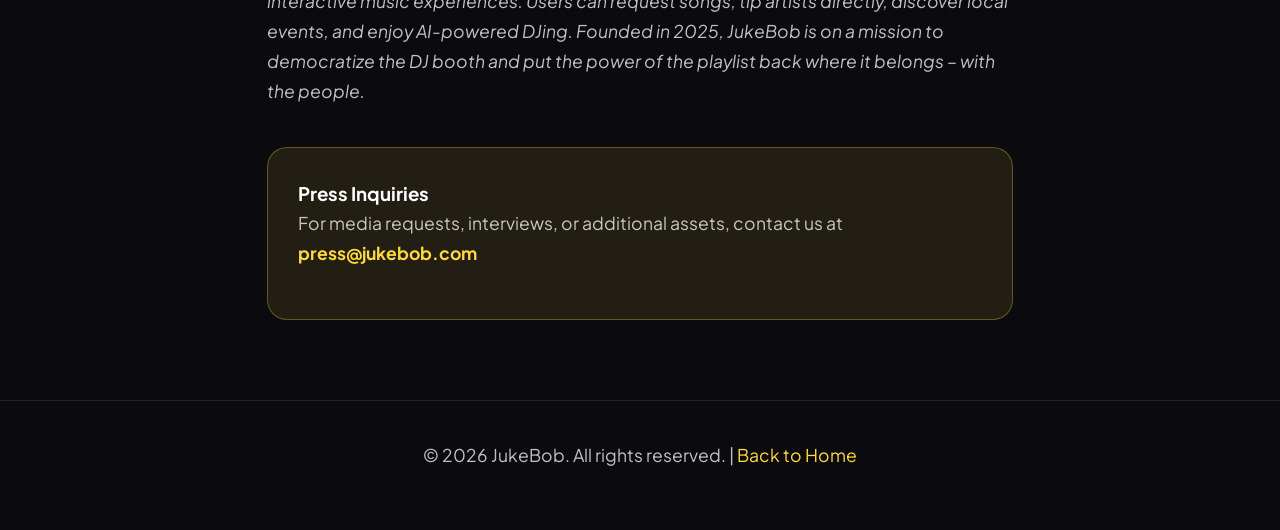
<file: frontend/press.html>
<!DOCTYPE html>
<html lang="en">

<head>
    <meta charset="UTF-8">
    <meta name="viewport" content="width=device-width, initial-scale=1.0">
    <title>Press Kit | JukeBob</title>
    <link rel="icon" type="image/png" href="icon.png">
    <link href="https://fonts.googleapis.com/css2?family=Plus+Jakarta+Sans:wght@400;500;600;700;800&display=swap"
        rel="stylesheet">
    <style>
        :root {
            --brand-yellow: #FFD93D;
            --brand-orange: #FF9F1C;
            --brand-dark: #0a0a0f;
            --brand-black: #1A1A1A;
            --pure-white: #FFFFFF;
            --gray-border: rgba(255, 255, 255, 0.1);
        }

        * {
            margin: 0;
            padding: 0;
            box-sizing: border-box;
        }

        body {
            font-family: 'Plus Jakarta Sans', sans-serif;
            background: var(--brand-dark);
            color: var(--pure-white);
            line-height: 1.7;
        }

        nav {
            position: fixed;
            top: 0;
            left: 0;
            right: 0;
            padding: 18px 6%;
            display: flex;
            justify-content: space-between;
            align-items: center;
            z-index: 1000;
            background: rgba(10, 10, 15, 0.95);
            backdrop-filter: blur(20px);
            border-bottom: 1px solid var(--gray-border);
        }

        .nav-logo img {
            height: 55px;
            filter: drop-shadow(0 0 20px rgba(255, 217, 61, 0.4));
        }

        .nav-links {
            display: flex;
            gap: 35px;
            align-items: center;
        }

        .nav-links a {
            color: rgba(255, 255, 255, 0.7);
            text-decoration: none;
            font-weight: 600;
            transition: color 0.3s;
        }

        .nav-links a:hover {
            color: var(--brand-yellow);
        }

        .nav-cta {
            background: var(--brand-yellow);
            padding: 12px 28px;
            border-radius: 50px;
            color: var(--brand-black) !important;
            font-weight: 700;
        }

        .page-content {
            max-width: 900px;
            margin: 0 auto;
            padding: 140px 6% 80px;
        }

        h1 {
            font-size: 3rem;
            font-weight: 800;
            margin-bottom: 20px;
            color: var(--brand-yellow);
        }

        h2 {
            font-size: 1.8rem;
            font-weight: 700;
            margin: 50px 0 20px;
            color: var(--pure-white);
        }

        p {
            color: rgba(255, 255, 255, 0.75);
            margin-bottom: 20px;
            font-size: 1.1rem;
        }

        .logo-showcase {
            display: flex;
            gap: 40px;
            margin: 40px 0;
            flex-wrap: wrap;
        }

        .logo-box {
            background: rgba(255, 255, 255, 0.03);
            border: 1px solid var(--gray-border);
            border-radius: 20px;
            padding: 40px;
            text-align: center;
            flex: 1;
            min-width: 200px;
        }

        .logo-box.dark {
            background: var(--brand-dark);
        }

        .logo-box.light {
            background: #f5f5f5;
        }

        .logo-box img {
            max-width: 150px;
            margin-bottom: 15px;
        }

        .logo-box span {
            display: block;
            font-size: 0.9rem;
            color: rgba(255, 255, 255, 0.5);
        }

        .logo-box.light span {
            color: rgba(0, 0, 0, 0.5);
        }

        .download-btn {
            display: inline-block;
            margin-top: 10px;
            background: var(--brand-yellow);
            color: var(--brand-black);
            padding: 10px 25px;
            border-radius: 50px;
            text-decoration: none;
            font-weight: 700;
            font-size: 0.9rem;
        }

        .color-grid {
            display: grid;
            grid-template-columns: repeat(auto-fit, minmax(150px, 1fr));
            gap: 15px;
            margin: 30px 0;
        }

        .color-swatch {
            padding: 25px 20px;
            border-radius: 15px;
            text-align: center;
        }

        .color-swatch span {
            display: block;
            font-weight: 700;
            margin-bottom: 5px;
        }

        .color-swatch code {
            font-size: 0.85rem;
            opacity: 0.7;
        }

        .fact-grid {
            display: grid;
            grid-template-columns: repeat(auto-fit, minmax(200px, 1fr));
            gap: 20px;
            margin: 30px 0;
        }

        .fact-card {
            background: rgba(255, 255, 255, 0.03);
            border: 1px solid var(--gray-border);
            border-radius: 15px;
            padding: 25px;
            text-align: center;
        }

        .fact-card h3 {
            font-size: 2rem;
            color: var(--brand-yellow);
            margin-bottom: 5px;
        }

        .fact-card p {
            font-size: 0.95rem;
            margin: 0;
        }

        .contact-box {
            background: rgba(255, 217, 61, 0.1);
            border: 1px solid rgba(255, 217, 61, 0.3);
            border-radius: 20px;
            padding: 30px;
            margin-top: 40px;
        }

        .contact-box a {
            color: var(--brand-yellow);
            text-decoration: none;
            font-weight: 700;
        }

        footer {
            padding: 40px 6%;
            text-align: center;
            border-top: 1px solid var(--gray-border);
            color: rgba(255, 255, 255, 0.5);
        }

        footer a {
            color: var(--brand-yellow);
            text-decoration: none;
        }
    </style>
</head>

<body>
    <nav>
        <a href="landing.html" class="nav-logo">
            <img src="jukebob_logo.png" alt="JukeBob">
        </a>
        <div class="nav-links">
            <a href="landing.html">Home</a>
            <a href="about.html">About</a>
            <a href="careers.html">Careers</a>
            <a href="http://localhost:8080" class="nav-cta">Launch App</a>
        </div>
    </nav>

    <div class="page-content">
        <h1>Press Kit</h1>
        <p>
            Everything you need to write about JukeBob. Feel free to use these assets
            in your publications. For press inquiries, contact us at press@jukebob.com.
        </p>

        <h2>Brand Assets</h2>
        <div class="logo-showcase">
            <div class="logo-box dark">
                <img src="jukebob_logo.png" alt="JukeBob Logo">
                <span>On Dark Background</span>
                <a href="jukebob_logo.png" download class="download-btn">Download PNG</a>
            </div>
            <div class="logo-box light">
                <img src="jukebob_logo.png" alt="JukeBob Logo">
                <span>On Light Background</span>
                <a href="jukebob_logo.png" download class="download-btn">Download PNG</a>
            </div>
        </div>

        <h2>Brand Colors</h2>
        <div class="color-grid">
            <div class="color-swatch" style="background: #FFD93D; color: #1A1A1A;">
                <span>Brand Yellow</span>
                <code>#FFD93D</code>
            </div>
            <div class="color-swatch" style="background: #FF9F1C; color: #1A1A1A;">
                <span>Brand Orange</span>
                <code>#FF9F1C</code>
            </div>
            <div class="color-swatch"
                style="background: #0a0a0f; color: #fff; border: 1px solid rgba(255,255,255,0.2);">
                <span>Dark Background</span>
                <code>#0a0a0f</code>
            </div>
            <div class="color-swatch"
                style="background: #1A1A1A; color: #fff; border: 1px solid rgba(255,255,255,0.2);">
                <span>Brand Black</span>
                <code>#1A1A1A</code>
            </div>
        </div>

        <h2>Company Facts</h2>
        <div class="fact-grid">
            <div class="fact-card">
                <h3>2025</h3>
                <p>Founded</p>
            </div>
            <div class="fact-card">
                <h3>India</h3>
                <p>Headquarters</p>
            </div>
            <div class="fact-card">
                <h3>8</h3>
                <p>Cities Active</p>
            </div>
            <div class="fact-card">
                <h3>10K+</h3>
                <p>Song Requests</p>
            </div>
        </div>

        <h2>Boilerplate</h2>
        <p>
            <em>JukeBob is India's first crowd-powered music platform, transforming venues into
                interactive music experiences. Users can request songs, tip artists directly, discover
                local events, and enjoy AI-powered DJing. Founded in 2025, JukeBob is on a mission to
                democratize the DJ booth and put the power of the playlist back where it belongs –
                with the people.</em>
        </p>

        <div class="contact-box">
            <h3>Press Inquiries</h3>
            <p>
                For media requests, interviews, or additional assets, contact us at
                <a href="mailto:press@jukebob.com">press@jukebob.com</a>
            </p>
        </div>
    </div>

    <footer>
        <p>© 2026 JukeBob. All rights reserved. | <a href="landing.html">Back to Home</a></p>
    </footer>
</body>

</html>
</file>
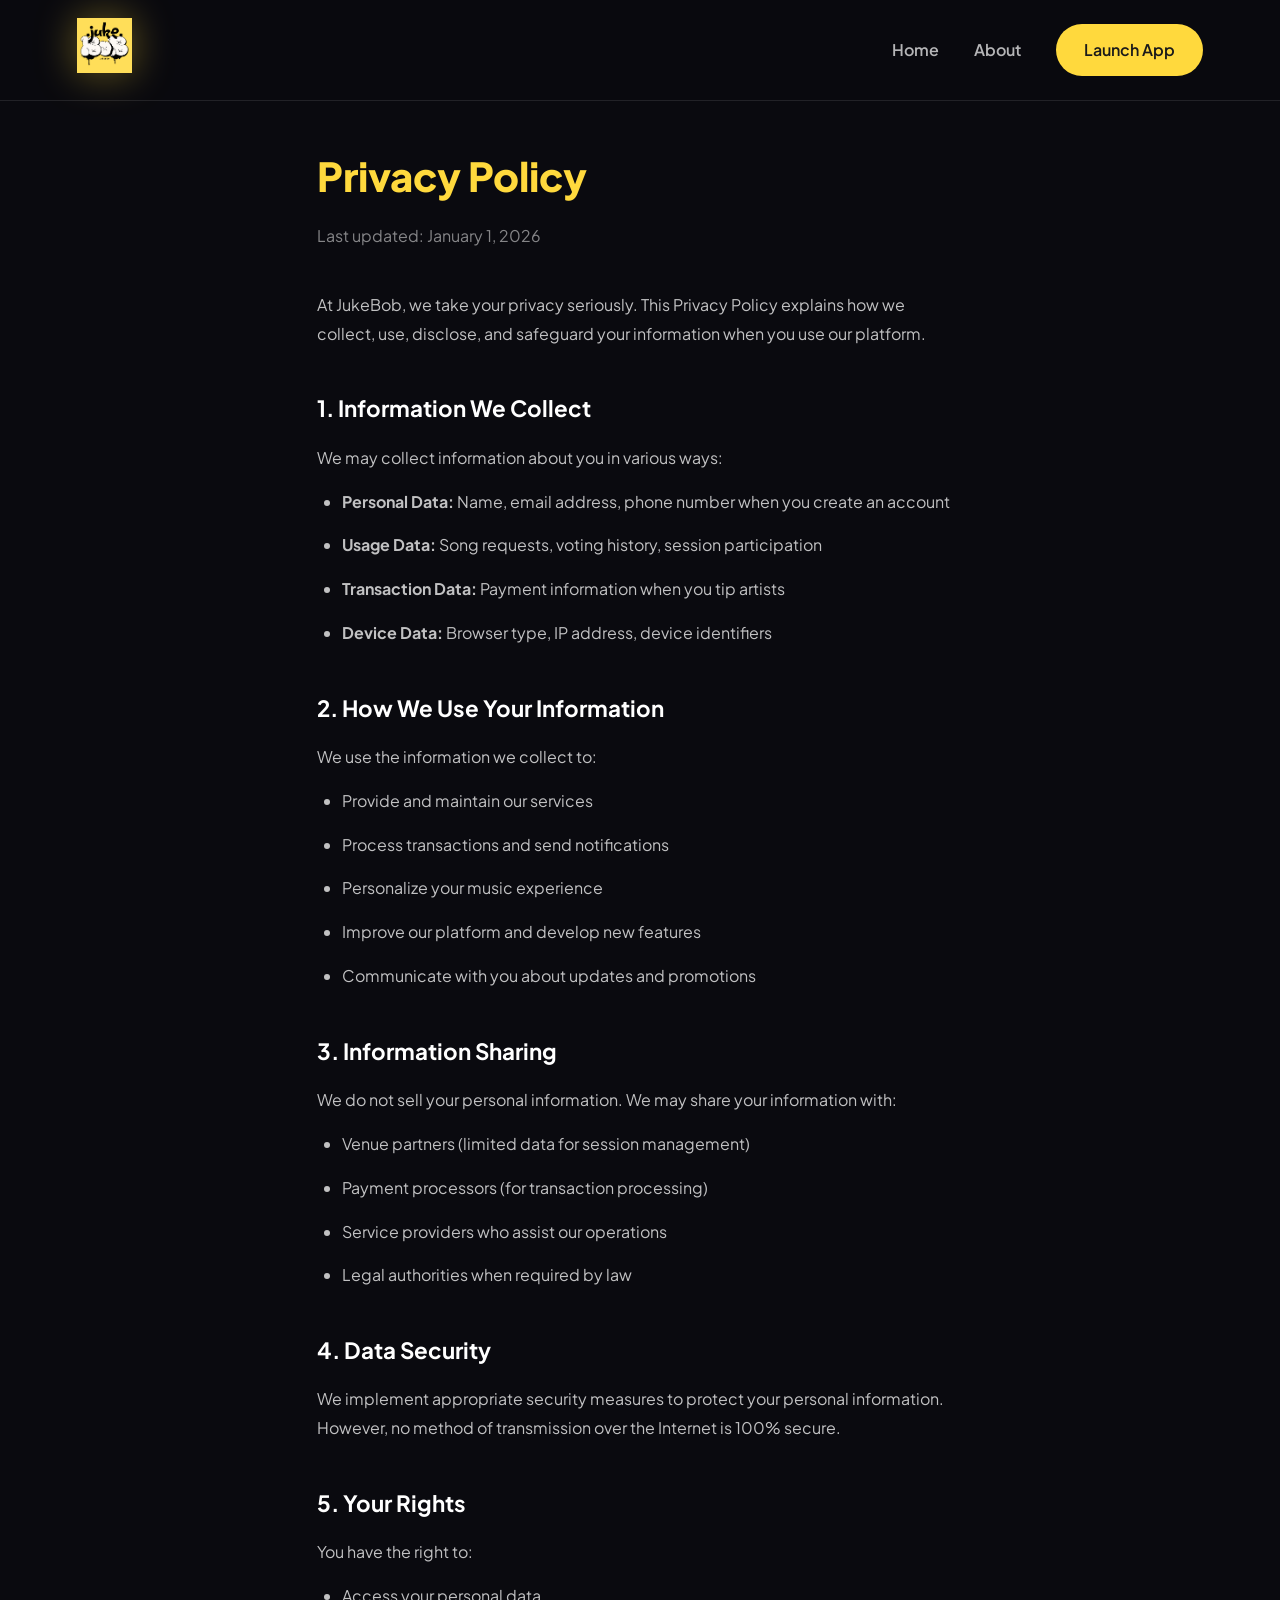
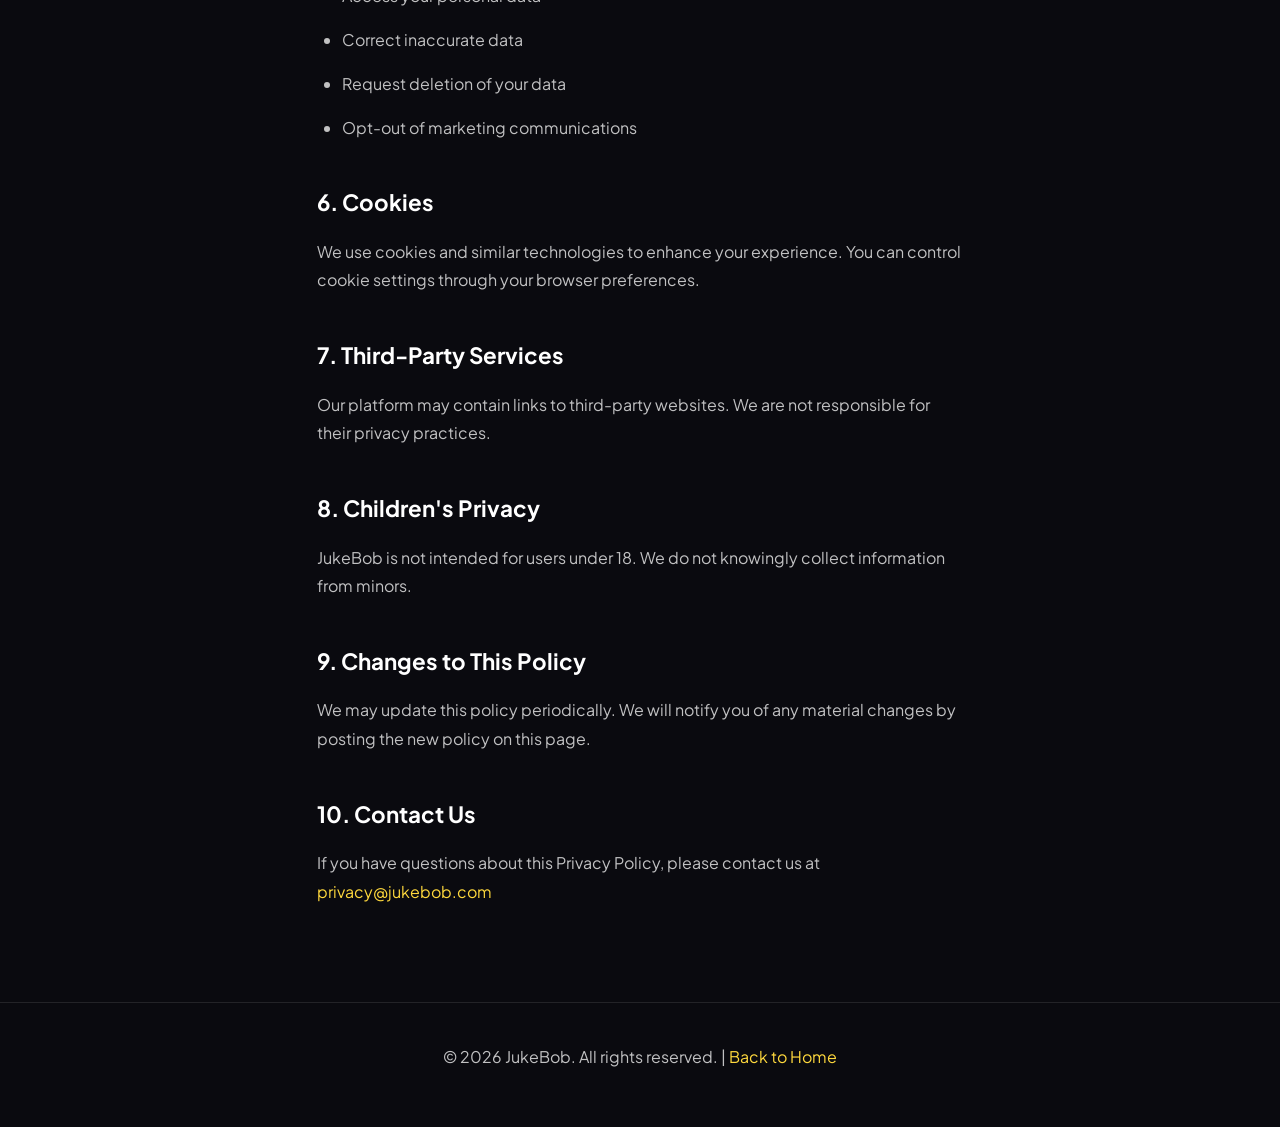
<file: frontend/privacy.html>
<!DOCTYPE html>
<html lang="en">

<head>
    <meta charset="UTF-8">
    <meta name="viewport" content="width=device-width, initial-scale=1.0">
    <title>Privacy Policy | JukeBob</title>
    <link rel="icon" type="image/png" href="icon.png">
    <link href="https://fonts.googleapis.com/css2?family=Plus+Jakarta+Sans:wght@400;500;600;700;800&display=swap"
        rel="stylesheet">
    <style>
        :root {
            --brand-yellow: #FFD93D;
            --brand-dark: #0a0a0f;
            --brand-black: #1A1A1A;
            --pure-white: #FFFFFF;
            --gray-border: rgba(255, 255, 255, 0.1);
        }

        * {
            margin: 0;
            padding: 0;
            box-sizing: border-box;
        }

        body {
            font-family: 'Plus Jakarta Sans', sans-serif;
            background: var(--brand-dark);
            color: var(--pure-white);
            line-height: 1.8;
        }

        nav {
            position: fixed;
            top: 0;
            left: 0;
            right: 0;
            padding: 18px 6%;
            display: flex;
            justify-content: space-between;
            align-items: center;
            z-index: 1000;
            background: rgba(10, 10, 15, 0.95);
            backdrop-filter: blur(20px);
            border-bottom: 1px solid var(--gray-border);
        }

        .nav-logo img {
            height: 55px;
            filter: drop-shadow(0 0 20px rgba(255, 217, 61, 0.4));
        }

        .nav-links {
            display: flex;
            gap: 35px;
            align-items: center;
        }

        .nav-links a {
            color: rgba(255, 255, 255, 0.7);
            text-decoration: none;
            font-weight: 600;
            transition: color 0.3s;
        }

        .nav-links a:hover {
            color: var(--brand-yellow);
        }

        .nav-cta {
            background: var(--brand-yellow);
            padding: 12px 28px;
            border-radius: 50px;
            color: var(--brand-black) !important;
            font-weight: 700;
        }

        .page-content {
            max-width: 800px;
            margin: 0 auto;
            padding: 140px 6% 80px;
        }

        h1 {
            font-size: 2.5rem;
            font-weight: 800;
            margin-bottom: 10px;
            color: var(--brand-yellow);
        }

        .last-updated {
            color: rgba(255, 255, 255, 0.5);
            margin-bottom: 40px;
        }

        h2 {
            font-size: 1.4rem;
            font-weight: 700;
            margin: 40px 0 15px;
            color: var(--pure-white);
        }

        p,
        li {
            color: rgba(255, 255, 255, 0.75);
            margin-bottom: 15px;
        }

        ul {
            margin-left: 25px;
            margin-bottom: 20px;
        }

        a {
            color: var(--brand-yellow);
            text-decoration: none;
        }

        footer {
            padding: 40px 6%;
            text-align: center;
            border-top: 1px solid var(--gray-border);
            color: rgba(255, 255, 255, 0.5);
        }
    </style>
</head>

<body>
    <nav>
        <a href="landing.html" class="nav-logo">
            <img src="jukebob_logo.png" alt="JukeBob">
        </a>
        <div class="nav-links">
            <a href="landing.html">Home</a>
            <a href="about.html">About</a>
            <a href="http://localhost:8080" class="nav-cta">Launch App</a>
        </div>
    </nav>

    <div class="page-content">
        <h1>Privacy Policy</h1>
        <p class="last-updated">Last updated: January 1, 2026</p>

        <p>
            At JukeBob, we take your privacy seriously. This Privacy Policy explains how we collect,
            use, disclose, and safeguard your information when you use our platform.
        </p>

        <h2>1. Information We Collect</h2>
        <p>We may collect information about you in various ways:</p>
        <ul>
            <li><strong>Personal Data:</strong> Name, email address, phone number when you create an account</li>
            <li><strong>Usage Data:</strong> Song requests, voting history, session participation</li>
            <li><strong>Transaction Data:</strong> Payment information when you tip artists</li>
            <li><strong>Device Data:</strong> Browser type, IP address, device identifiers</li>
        </ul>

        <h2>2. How We Use Your Information</h2>
        <p>We use the information we collect to:</p>
        <ul>
            <li>Provide and maintain our services</li>
            <li>Process transactions and send notifications</li>
            <li>Personalize your music experience</li>
            <li>Improve our platform and develop new features</li>
            <li>Communicate with you about updates and promotions</li>
        </ul>

        <h2>3. Information Sharing</h2>
        <p>
            We do not sell your personal information. We may share your information with:
        </p>
        <ul>
            <li>Venue partners (limited data for session management)</li>
            <li>Payment processors (for transaction processing)</li>
            <li>Service providers who assist our operations</li>
            <li>Legal authorities when required by law</li>
        </ul>

        <h2>4. Data Security</h2>
        <p>
            We implement appropriate security measures to protect your personal information.
            However, no method of transmission over the Internet is 100% secure.
        </p>

        <h2>5. Your Rights</h2>
        <p>You have the right to:</p>
        <ul>
            <li>Access your personal data</li>
            <li>Correct inaccurate data</li>
            <li>Request deletion of your data</li>
            <li>Opt-out of marketing communications</li>
        </ul>

        <h2>6. Cookies</h2>
        <p>
            We use cookies and similar technologies to enhance your experience. You can
            control cookie settings through your browser preferences.
        </p>

        <h2>7. Third-Party Services</h2>
        <p>
            Our platform may contain links to third-party websites. We are not responsible
            for their privacy practices.
        </p>

        <h2>8. Children's Privacy</h2>
        <p>
            JukeBob is not intended for users under 18. We do not knowingly collect
            information from minors.
        </p>

        <h2>9. Changes to This Policy</h2>
        <p>
            We may update this policy periodically. We will notify you of any material
            changes by posting the new policy on this page.
        </p>

        <h2>10. Contact Us</h2>
        <p>
            If you have questions about this Privacy Policy, please contact us at
            <a href="mailto:privacy@jukebob.com">privacy@jukebob.com</a>
        </p>
    </div>

    <footer>
        <p>© 2026 JukeBob. All rights reserved. | <a href="landing.html">Back to Home</a></p>
    </footer>
</body>

</html>
</file>
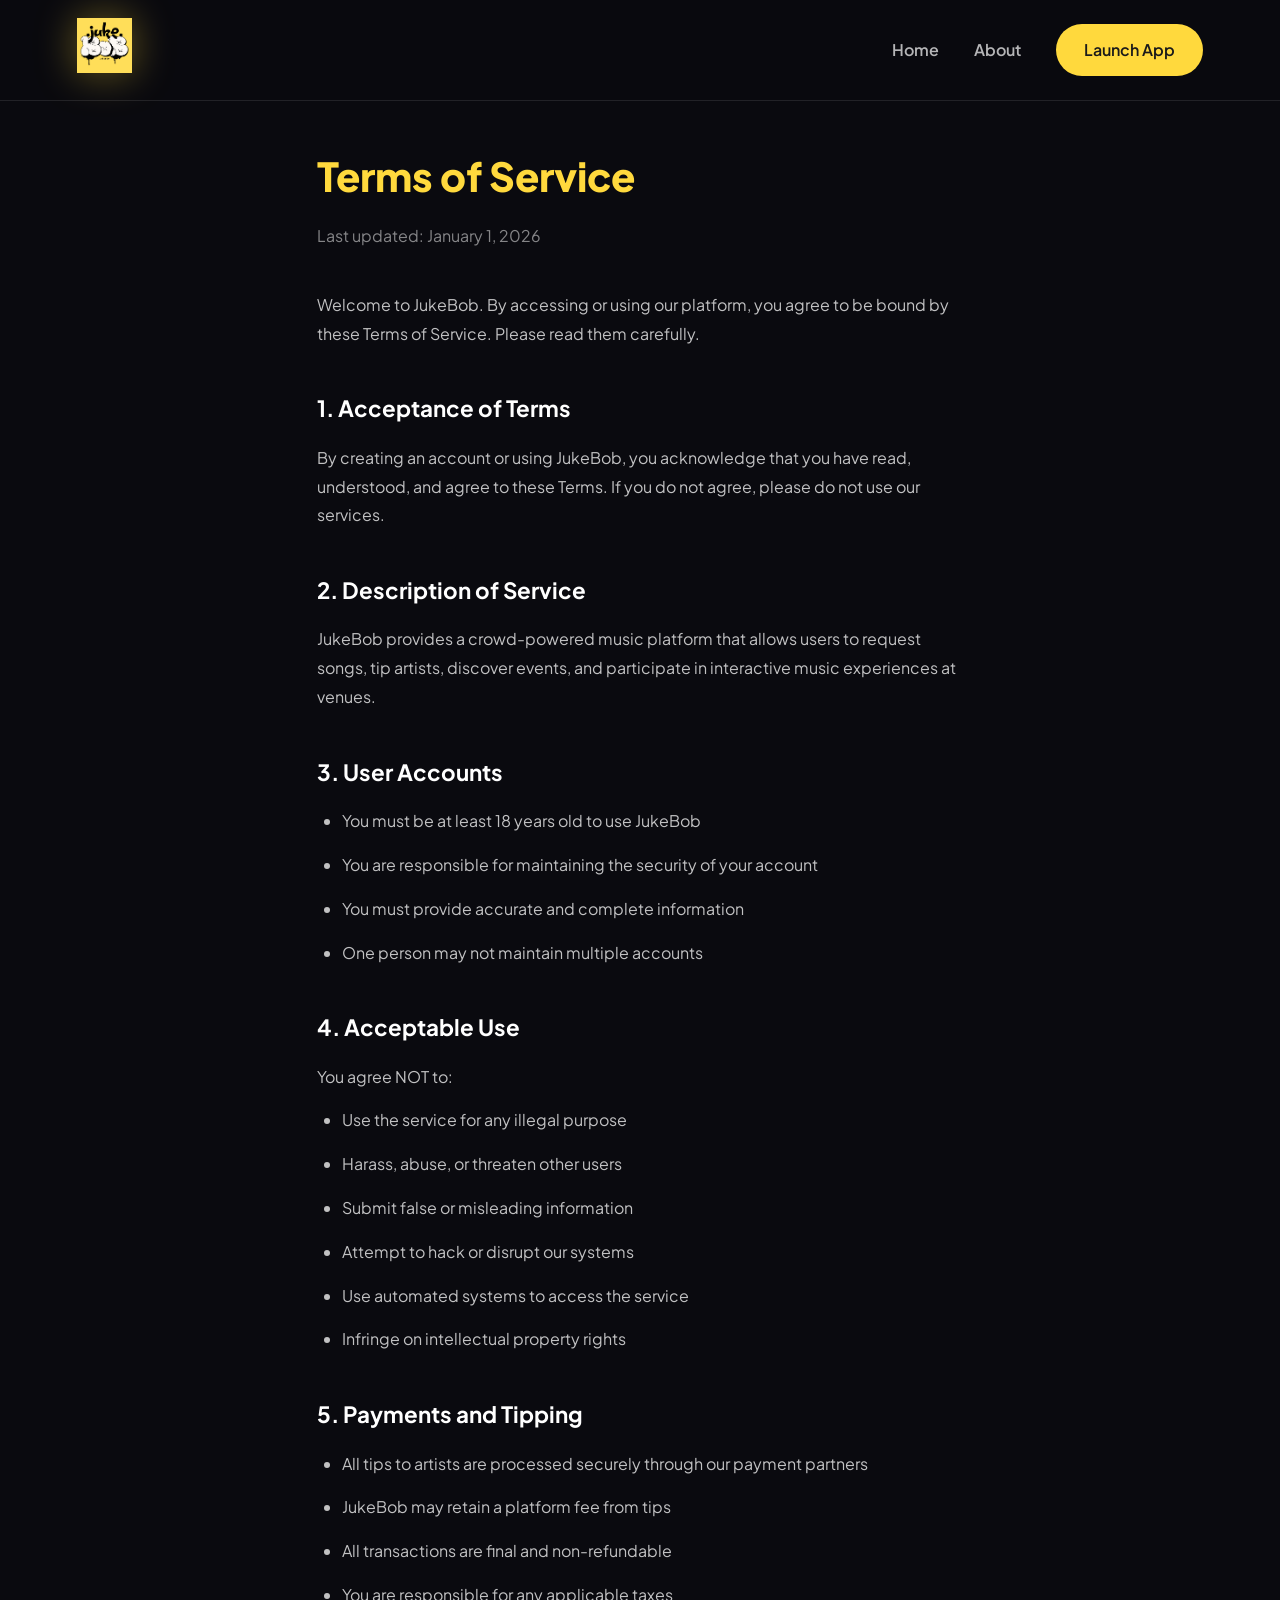
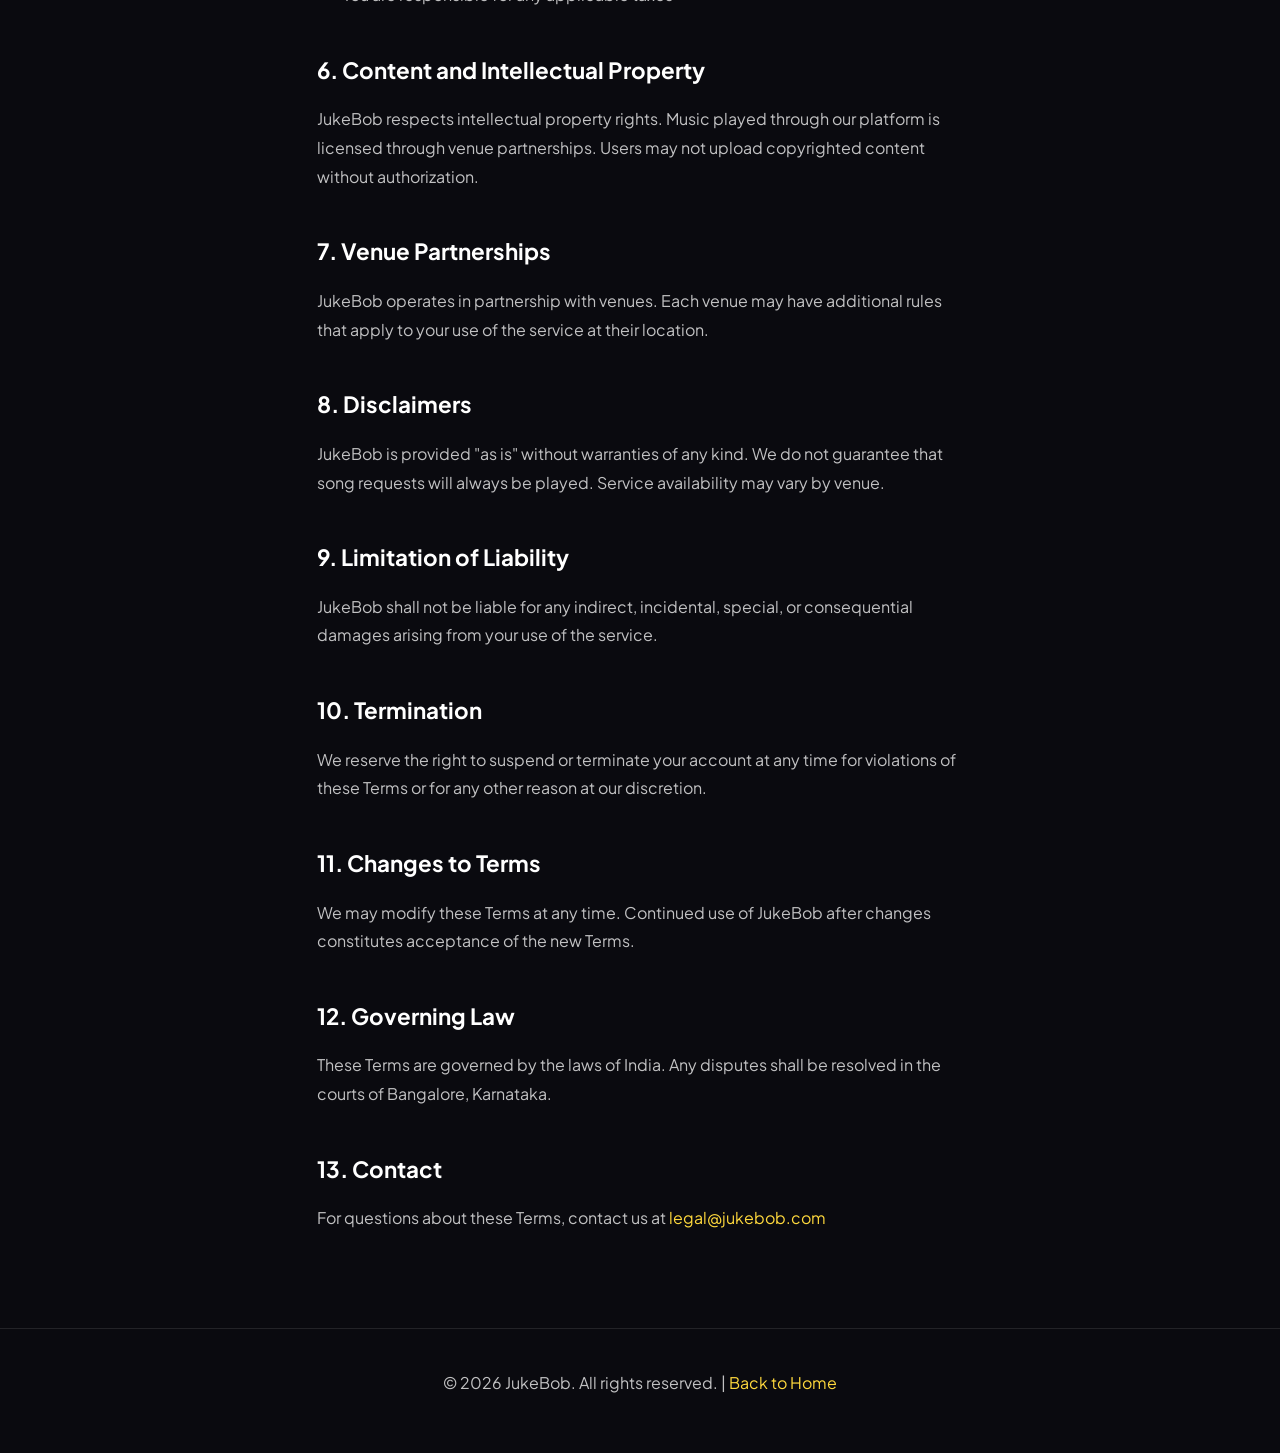
<file: frontend/terms.html>
<!DOCTYPE html>
<html lang="en">

<head>
    <meta charset="UTF-8">
    <meta name="viewport" content="width=device-width, initial-scale=1.0">
    <title>Terms of Service | JukeBob</title>
    <link rel="icon" type="image/png" href="icon.png">
    <link href="https://fonts.googleapis.com/css2?family=Plus+Jakarta+Sans:wght@400;500;600;700;800&display=swap"
        rel="stylesheet">
    <style>
        :root {
            --brand-yellow: #FFD93D;
            --brand-dark: #0a0a0f;
            --brand-black: #1A1A1A;
            --pure-white: #FFFFFF;
            --gray-border: rgba(255, 255, 255, 0.1);
        }

        * {
            margin: 0;
            padding: 0;
            box-sizing: border-box;
        }

        body {
            font-family: 'Plus Jakarta Sans', sans-serif;
            background: var(--brand-dark);
            color: var(--pure-white);
            line-height: 1.8;
        }

        nav {
            position: fixed;
            top: 0;
            left: 0;
            right: 0;
            padding: 18px 6%;
            display: flex;
            justify-content: space-between;
            align-items: center;
            z-index: 1000;
            background: rgba(10, 10, 15, 0.95);
            backdrop-filter: blur(20px);
            border-bottom: 1px solid var(--gray-border);
        }

        .nav-logo img {
            height: 55px;
            filter: drop-shadow(0 0 20px rgba(255, 217, 61, 0.4));
        }

        .nav-links {
            display: flex;
            gap: 35px;
            align-items: center;
        }

        .nav-links a {
            color: rgba(255, 255, 255, 0.7);
            text-decoration: none;
            font-weight: 600;
            transition: color 0.3s;
        }

        .nav-links a:hover {
            color: var(--brand-yellow);
        }

        .nav-cta {
            background: var(--brand-yellow);
            padding: 12px 28px;
            border-radius: 50px;
            color: var(--brand-black) !important;
            font-weight: 700;
        }

        .page-content {
            max-width: 800px;
            margin: 0 auto;
            padding: 140px 6% 80px;
        }

        h1 {
            font-size: 2.5rem;
            font-weight: 800;
            margin-bottom: 10px;
            color: var(--brand-yellow);
        }

        .last-updated {
            color: rgba(255, 255, 255, 0.5);
            margin-bottom: 40px;
        }

        h2 {
            font-size: 1.4rem;
            font-weight: 700;
            margin: 40px 0 15px;
            color: var(--pure-white);
        }

        p,
        li {
            color: rgba(255, 255, 255, 0.75);
            margin-bottom: 15px;
        }

        ul {
            margin-left: 25px;
            margin-bottom: 20px;
        }

        a {
            color: var(--brand-yellow);
            text-decoration: none;
        }

        footer {
            padding: 40px 6%;
            text-align: center;
            border-top: 1px solid var(--gray-border);
            color: rgba(255, 255, 255, 0.5);
        }
    </style>
</head>

<body>
    <nav>
        <a href="landing.html" class="nav-logo">
            <img src="jukebob_logo.png" alt="JukeBob">
        </a>
        <div class="nav-links">
            <a href="landing.html">Home</a>
            <a href="about.html">About</a>
            <a href="http://localhost:8080" class="nav-cta">Launch App</a>
        </div>
    </nav>

    <div class="page-content">
        <h1>Terms of Service</h1>
        <p class="last-updated">Last updated: January 1, 2026</p>

        <p>
            Welcome to JukeBob. By accessing or using our platform, you agree to be bound by
            these Terms of Service. Please read them carefully.
        </p>

        <h2>1. Acceptance of Terms</h2>
        <p>
            By creating an account or using JukeBob, you acknowledge that you have read,
            understood, and agree to these Terms. If you do not agree, please do not use our services.
        </p>

        <h2>2. Description of Service</h2>
        <p>
            JukeBob provides a crowd-powered music platform that allows users to request songs,
            tip artists, discover events, and participate in interactive music experiences at venues.
        </p>

        <h2>3. User Accounts</h2>
        <ul>
            <li>You must be at least 18 years old to use JukeBob</li>
            <li>You are responsible for maintaining the security of your account</li>
            <li>You must provide accurate and complete information</li>
            <li>One person may not maintain multiple accounts</li>
        </ul>

        <h2>4. Acceptable Use</h2>
        <p>You agree NOT to:</p>
        <ul>
            <li>Use the service for any illegal purpose</li>
            <li>Harass, abuse, or threaten other users</li>
            <li>Submit false or misleading information</li>
            <li>Attempt to hack or disrupt our systems</li>
            <li>Use automated systems to access the service</li>
            <li>Infringe on intellectual property rights</li>
        </ul>

        <h2>5. Payments and Tipping</h2>
        <ul>
            <li>All tips to artists are processed securely through our payment partners</li>
            <li>JukeBob may retain a platform fee from tips</li>
            <li>All transactions are final and non-refundable</li>
            <li>You are responsible for any applicable taxes</li>
        </ul>

        <h2>6. Content and Intellectual Property</h2>
        <p>
            JukeBob respects intellectual property rights. Music played through our platform
            is licensed through venue partnerships. Users may not upload copyrighted content
            without authorization.
        </p>

        <h2>7. Venue Partnerships</h2>
        <p>
            JukeBob operates in partnership with venues. Each venue may have additional rules
            that apply to your use of the service at their location.
        </p>

        <h2>8. Disclaimers</h2>
        <p>
            JukeBob is provided "as is" without warranties of any kind. We do not guarantee
            that song requests will always be played. Service availability may vary by venue.
        </p>

        <h2>9. Limitation of Liability</h2>
        <p>
            JukeBob shall not be liable for any indirect, incidental, special, or consequential
            damages arising from your use of the service.
        </p>

        <h2>10. Termination</h2>
        <p>
            We reserve the right to suspend or terminate your account at any time for violations
            of these Terms or for any other reason at our discretion.
        </p>

        <h2>11. Changes to Terms</h2>
        <p>
            We may modify these Terms at any time. Continued use of JukeBob after changes
            constitutes acceptance of the new Terms.
        </p>

        <h2>12. Governing Law</h2>
        <p>
            These Terms are governed by the laws of India. Any disputes shall be resolved
            in the courts of Bangalore, Karnataka.
        </p>

        <h2>13. Contact</h2>
        <p>
            For questions about these Terms, contact us at
            <a href="mailto:legal@jukebob.com">legal@jukebob.com</a>
        </p>
    </div>

    <footer>
        <p>© 2026 JukeBob. All rights reserved. | <a href="landing.html">Back to Home</a></p>
    </footer>
</body>

</html>
</file>
